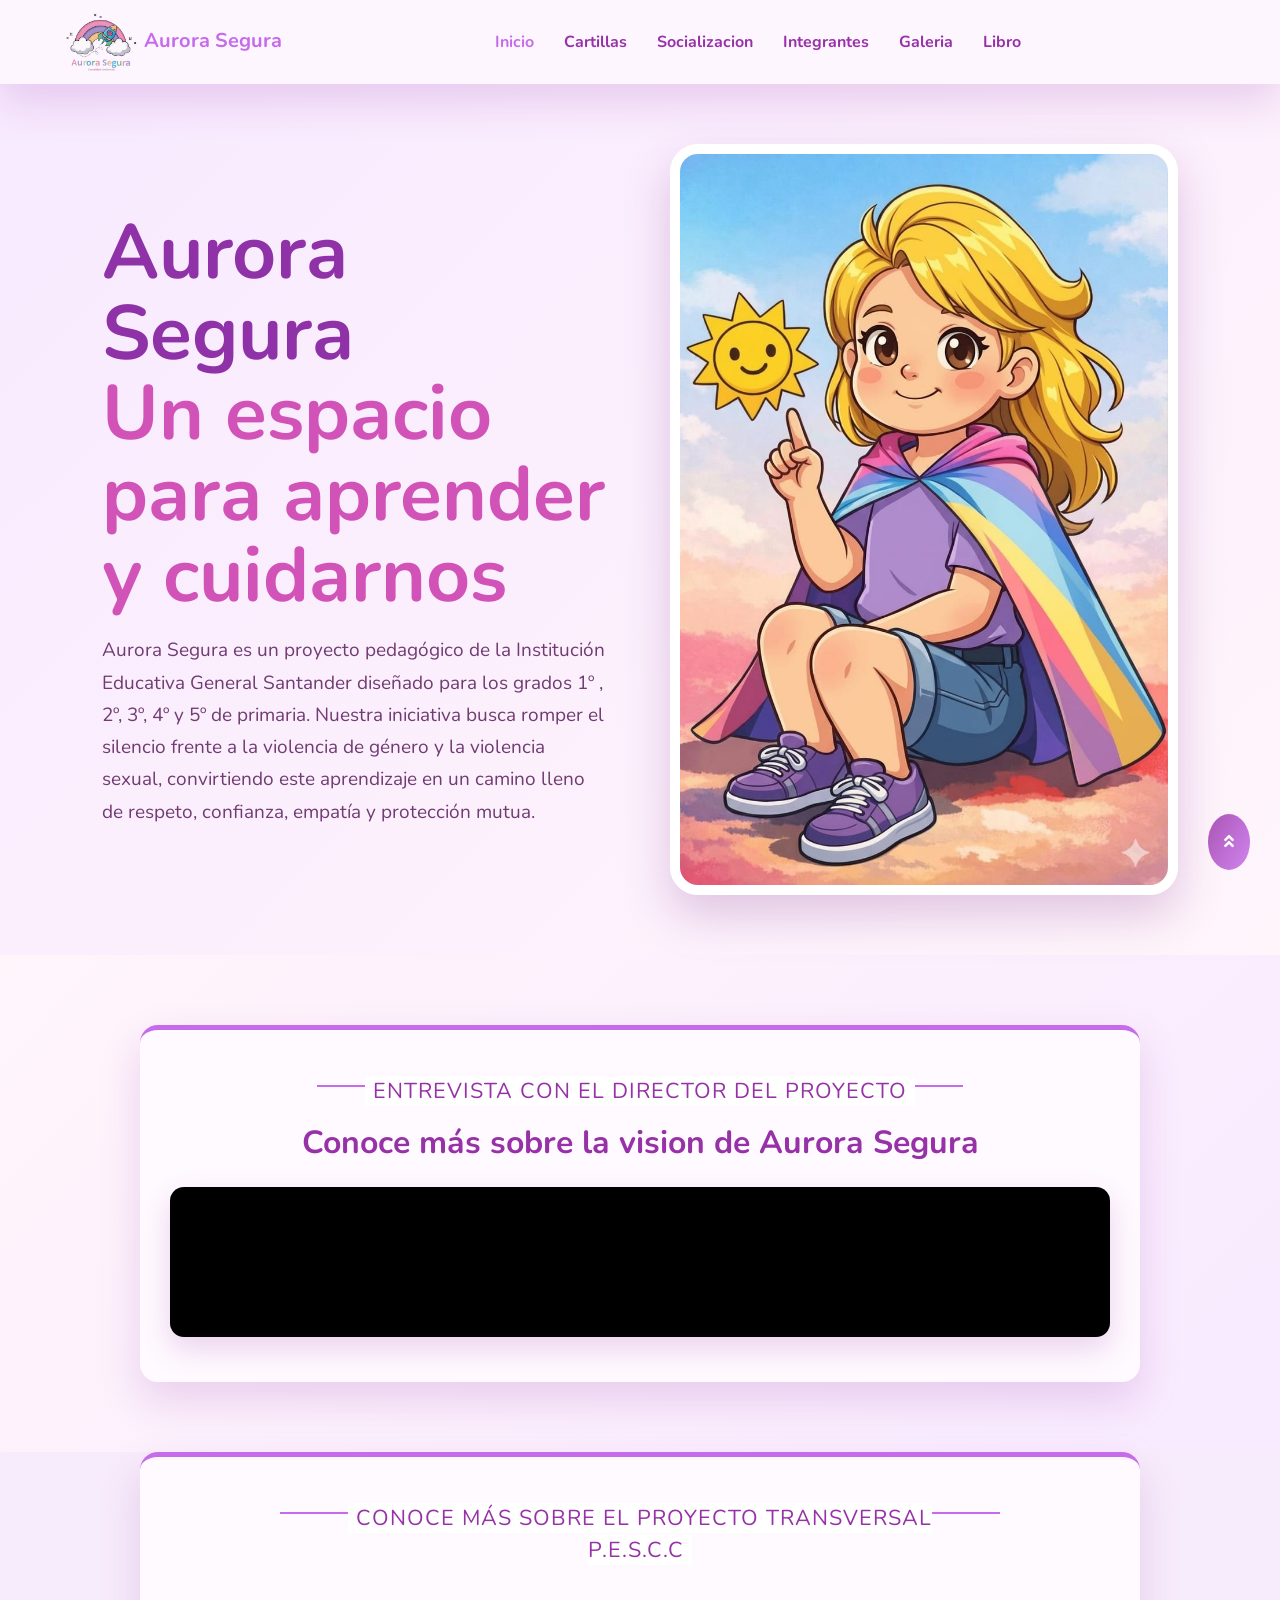
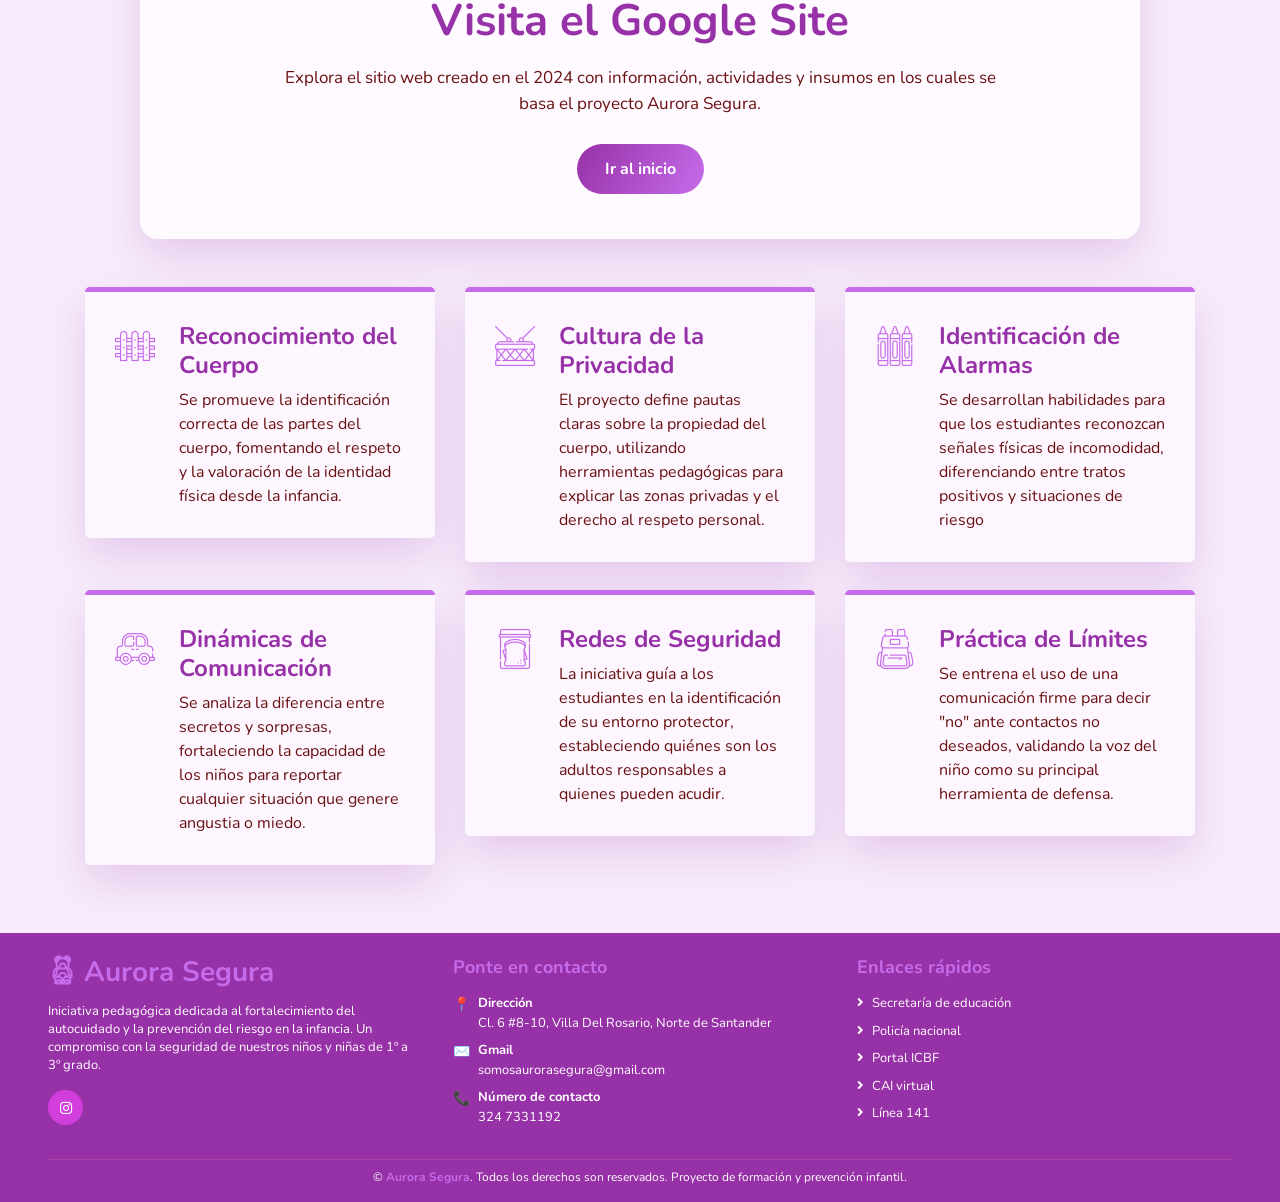
<file: index.html>
<!DOCTYPE html>
<html lang="en">

<head>
    <meta charset="utf-8">
    <title>Aurora Segura • Inicio </title>
    <meta content="width=device-width, initial-scale=1.0" name="viewport">
    <meta content="Free HTML Templates" name="keywords">
    <meta content="Free HTML Templates" name="description">

    <!-- Favicon -->
    <link href="imglg/logo aurora.png" rel="icon">

    <!-- Google Web Fonts -->
    <link rel="preconnect" href="https://fonts.gstatic.com">
    <link href="https://fonts.googleapis.com/css2?family=Handlee&family=Nunito&display=swap" rel="stylesheet">

    <!-- Font Awesome -->
    <link href="https://cdnjs.cloudflare.com/ajax/libs/font-awesome/5.10.0/css/all.min.css" rel="stylesheet">

    <!-- Flaticon Font -->
    <link href="lib/flaticon/font/flaticon.css" rel="stylesheet">

    <!-- Libraries Stylesheet -->
    <link href="lib/owlcarousel/assets/owl.carousel.min.css" rel="stylesheet">
    <link href="lib/lightbox/css/lightbox.min.css" rel="stylesheet">

    <!-- Customized Bootstrap Stylesheet -->
    <link href="css/style.css" rel="stylesheet">
    <link href="https://fonts.googleapis.com/css2?family=Nunito:wght@400;600;700;800&family=Handlee&display=swap" rel="stylesheet">
<style>
/* ---------- TOKENS (mismos valores que libro.html) ---------- */
:root{
  --as-primary:#c66cea;
  --as-secondary:#9731a7;
  --as-body:#691010;
  --as-paper:#fffaff;
  --as-paper-2:#fbeefe;
  --as-shadow:0 18px 40px rgba(151,49,167,.18);
  --as-grad:linear-gradient(120deg,#9731a7,#c66cea);
}

/* ---------- BASE ---------- */
html{background:#f7ecfb}
body{
  font-family:'Nunito',sans-serif;
  color:var(--as-body);
  line-height:1.5;
  background:
    radial-gradient(1200px 500px at 15% -10%,#f3d9ff 0,transparent 60%),
    radial-gradient(1000px 500px at 90% 0,#ffe0f3 0,transparent 55%),
    linear-gradient(160deg,#f7ecfb 0%,#fdeafb 55%,#f3e6ff 100%);
  background-attachment:fixed;
}
h1,h2,h3,h4,h5,h6{
  font-family:'Nunito',cursive;
  color:var(--as-secondary);
  font-weight:700;
  line-height:1.2;
}
p,li,i,span{font-family:'Nunito',sans-serif}

/* ---------- UTILIDADES BOOTSTRAP RECOLOREADAS ---------- */
.bg-primary{background:var(--as-grad)!important}
.bg-secondary{background:var(--as-secondary)!important}
.bg-light{background:#fdf6ff!important}
.text-secondary{color:var(--as-secondary)!important}
.bg-primary h1,.bg-primary h2,.bg-primary h3,.bg-primary h4,.bg-primary p,
.bg-secondary h5,.bg-secondary p,.text-white{color:#fff!important}
.text-primary{color:var(--as-primary)!important}
a.text-primary:hover{color:var(--as-secondary)!important}
.border-top{border-top:5px solid var(--as-primary)!important}
.shadow,.shadow-sm{box-shadow:var(--as-shadow)!important}

/* ---------- BOTONES ---------- */
.btn-primary{
  background:var(--as-grad);border:none;color:#fff;
  border-radius:30px;font-weight:700;transition:transform .15s,filter .15s;
}
.btn-primary:hover,.btn-primary:focus{
  background:var(--as-grad);color:#fff;transform:translateY(-2px) scale(1.02);box-shadow:none;
}
.btn-outline-primary{
  color:var(--as-secondary);border:2px solid var(--as-primary);border-radius:30px;font-weight:700;
}
.btn-outline-primary:hover,.btn-outline-primary.active{
  background:var(--as-primary);border-color:var(--as-primary);color:#fff;
}
.btn-outline-light:hover{background:#fff;color:var(--as-secondary)}
.back-to-top{background:var(--as-grad)!important;border:none;border-radius:50%}

/* ---------- NAVBAR ---------- */
.navbar-light .navbar-nav .nav-link{
  font-family:'Nunito',sans-serif;font-weight:700;
  color:var(--as-secondary)!important;transition:color .2s;
}
.navbar-light .navbar-nav .nav-link:hover,
.navbar-light .navbar-nav .nav-link.active{color:var(--as-primary)!important}
.navbar-brand span{font-family:'Nunito',cursive;color:var(--as-primary)!important}
.navbar-brand img{border-radius:12px}

/* ---------- TITULOS DE SECCION ---------- */
.section-title{color:var(--as-secondary)}
.section-title span{color:var(--as-secondary);font-family:'Nunito',cursive;font-size:1.35rem}
.section-title::before,.section-title::after{
  background:var(--as-primary)!important;border-color:var(--as-primary)!important;
}

/* ---------- HEADER / HERO DE INICIO ---------- */
.bg-primary.px-0.px-md-5 img{
  border-radius:18px;box-shadow:0 20px 45px rgba(105,16,16,.25);
}
.bg-primary h1.display-3{text-shadow:0 3px 0 rgba(0,0,0,.12);text-wrap:balance}

/* ---------- VIDEO DE LA ENTREVISTA ---------- */
s

/* ---------- SECCIÓN SITIO TRANSVERSAL ---------- */
.sitio-transversal {
  padding: 70px 20px;
  background: linear-gradient(135deg, #fff5fb, #f8eaff);
}

.sitio-transversal-contenido {
  max-width: 1000px;
  margin: auto;
  padding: 45px 30px;
  text-align: center;
  background: #fffaff;
  border-top: 5px solid var(--as-primary);
  border-radius: 18px;
  box-shadow: var(--as-shadow);
}

.sitio-transversal-contenido h2 {
  color: var(--as-secondary);
  font-size: clamp(28px, 4vw, 44px);
  margin-bottom: 18px;
}

.sitio-transversal-contenido p {
  max-width: 720px;
  margin: 0 auto 28px;
  color: var(--as-body);
  font-size: 17px;
}

.btn-sitio-transversal {
  display: inline-block;
  padding: 13px 28px;
  color: #fff;
  background: var(--as-grad);
  border-radius: 30px;
  font-weight: 700;
  text-decoration: none;
  transition: transform .2s, box-shadow .2s;
}

.btn-sitio-transversal:hover {
  color: #fff;
  text-decoration: none;
  transform: translateY(-3px);
  box-shadow: 0 10px 22px rgba(151, 49, 167, .28);


/* ---------- TARJETAS DE "FACILITIES" ---------- */
.d-flex.bg-light.shadow-sm.border-top.rounded{
  background:var(--as-paper)!important;border-radius:14px!important;
  box-shadow:0 10px 24px rgba(198,108,234,.16)!important;
  transition:transform .2s,box-shadow .2s;
}
.d-flex.bg-light.shadow-sm.border-top.rounded:hover{
  transform:translateY(-6px);box-shadow:0 18px 34px rgba(151,49,167,.22)!important;
}
.d-flex.bg-light.border-top.rounded h4{color:var(--as-primary)}

/* ---------- FOOTER ---------- */
.bg-secondary .form-control{border-radius:8px;font-family:'Nunito',sans-serif}
.bg-secondary .btn-primary{background:#fff;color:var(--as-secondary)}
.bg-secondary .btn-primary:hover{background:#fff;color:var(--as-secondary);filter:brightness(.95)}
.bg-secondary a.text-white:hover{color:#f0c4f7!important}
}
.as-video-blog {
  padding: 70px 20px;
  background: linear-gradient(135deg, #fff5fb, #f8eaff);
}

.as-video-blog__content {
  width: 100%;
  max-width: 1000px;
  margin: 0 auto;
  padding: 45px 30px;
  text-align: center;
  background: #fffaff;
  border-top: 5px solid var(--as-primary);
  border-radius: 18px;
  box-shadow: var(--as-shadow);
}

.as-video-blog__content h2 {
  margin-bottom: 25px;
  color: var(--as-secondary);
}

.as-video-blog__player {
  display: block;
  width: 100%;
  max-height: 560px;
  margin: 0 auto;
  border-radius: 14px;
  background: #000;
  box-shadow: 0 12px 30px rgba(151, 49, 167, 0.2);
}

@media (max-width: 576px) {
  .as-video-blog {
    padding: 45px 15px;
  }

  .as-video-blog__content {
    padding: 30px 15px;
  }
}
</style>

</head>


<body>
    <!-- Navbar Start -->
    <div class="container-fluid bg-light position-relative shadow">
        <nav class="navbar navbar-expand-lg bg-light navbar-light py-3 py-lg-0 px-0 px-lg-5">
            <a href="#" class="navbar-brand font-weight-bold text-secondary">
    <img src="imglg/logo aurora.png " style="height:70px;">
                <span class="text-primary">Aurora Segura</span>
            </a>
            <button type="button" class="navbar-toggler" data-toggle="collapse" data-target="#navbarCollapse">
                <span class="navbar-toggler-icon"></span>
            </button>
            <div class="collapse navbar-collapse justify-content-between" id="navbarCollapse">
                <div class="navbar-nav font-weight-bold mx-auto py-0">
                    <a href="index.html" class="nav-item nav-link active">Inicio</a>
                    <a href="about.html" class="nav-item nav-link">Cartillas</a>
                    <a href="class.html" class="nav-item nav-link">Socializacion</a>
                    <a href="team.html" class="nav-item nav-link">Integrantes</a>
                    <a href="gallery.html" class="nav-item nav-link">Galeria</a>
                    <a href="libro.html" class="nav-item nav-link">Libro</a>
                    <div class="nav-item dropdown">
                    </div>
                </div>
            </div>
        </nav>
    </div>
    <!-- Navbar End -->
<style>
  .aurora-inicio {
    padding: 60px 8%;
    background: linear-gradient(135deg, #f8eaff, #fff5fb);
    font-family: 'Nunito', sans-serif;
  }

  .aurora-contenido {
    max-width: 1200px;
    margin: auto;
    display: flex;
    align-items: center;
    gap: 60px;
  }

  .aurora-texto {
    flex: 1;
  }

  .aurora-etiqueta {
    color: #b052c9;
    font-weight: bold;
    letter-spacing: 2px;
    text-transform: uppercase;
  }

  .aurora-texto h1 {
    margin: 18px 0;
    color: #8f32a8;
    font-family: 'Nunito', cursive;
    font-size: clamp(42px, 6vw, 78px);
    line-height: 1.05;
  }

  .aurora-texto h1 span {
    display: block;
    color: #d253b8;
  }

  .aurora-texto p {
    max-width: 540px;
    color: #713c72;
    font-size: 19px;
    line-height: 1.7;
  }



  .aurora-imagen {
    flex: 1;
    max-width: 570px;
  }

  .aurora-imagen img {
    width: 100%;
    display: block;
    border: 10px solid white;
    border-radius: 28px;
    box-shadow: 0 20px 45px rgba(135, 61, 148, .25);
  }

  @media (max-width: 800px) {
    .aurora-contenido {
      flex-direction: column;
      text-align: center;
    }

    .aurora-texto p {
      margin: auto;
    }
  }
</style>

<section class="aurora-inicio">
  <div class="aurora-contenido">
    <div class="aurora-texto">
      

      <h1>
        Aurora Segura
        <span>Un espacio para aprender y cuidarnos</span>
      </h1>
      <p>Aurora Segura es un proyecto pedagógico de la Institución Educativa General Santander diseñado para los grados 1º , 2º, 3º, 4º y 5º de primaria. Nuestra iniciativa busca romper el silencio frente a la violencia de género y la violencia sexual, convirtiendo este aprendizaje en un camino lleno de respeto, confianza, empatía y protección mutua.


      </p>
    </div>
    <div class="aurora-imagen">
      <img
        src="imglg/aurora g.jpeg"
        alt="Proyecto Aurora Segura"
      >
    </div>
  </div>
</section>

    

<!-- Blog Start -->
<section class="as-video-blog" aria-labelledby="as-video-title">
  <div class="as-video-blog__content">
    <p class="section-title px-5"><span class="px-2">Entrevista Con el director del proyecto</span></p>
    <h2 id="as-video-title">Conoce más sobre la vision de Aurora Segura</h2>

    <iframe
      class="as-video-blog__player"
      src="https://www.youtube.com/embed/XtJqtpY8JXQ?si=WcVys02_q-wWrmhi"
      title="Entrevista de Aurora Segura"
      frameborder="0"
      allow="accelerometer; autoplay; clipboard-write; encrypted-media; gyroscope; picture-in-picture; web-share"
      allowfullscreen>
    </iframe>
  </div>
</section>
    <!-- Blog End -->

 
    <!-- Sitio Transversal Start -->
</div>
</div><section class="sitio-transversal" aria-labelledby="titulo-sitio-transversal">
  <div class="sitio-transversal-contenido">
    <p class="section-title px-5">
      <span class="px-2">Conoce más sobre el Proyecto Transversal P.E.S.C.C </span>
    </p>

    <h2 id="titulo-sitio-transversal">Visita el Google Site</h2>

    <p>
      Explora el sitio web  creado en el 2024 con información, actividades y insumos en los cuales se basa el
      proyecto Aurora Segura.
    </p>

    <a
      class="btn-sitio-transversal"
      href="https://proyectopescc10.wixsite.com/proyecto-transversal"
      target="_blank"
      rel="noopener noreferrer"
    >
      Ir al inicio
    </a>
  </div>
</div>
<!-- Sitio Transversal End -->


    <!-- Facilities Start -->
    <div class="container-fluid pt-5">
        <div class="container pb-3">
            <div class="row">
                <div class="col-lg-4 col-md-6 pb-1">
                    <div class="d-flex bg-light shadow-sm border-top rounded mb-4" style="padding: 30px;">
                        <i class="flaticon-050-fence h1 font-weight-normal text-primary mb-3"></i>
                        <div class="pl-4">
                            <h4>Reconocimiento del Cuerpo</h4>
                            <p class="m-0">Se promueve la identificación correcta de las partes del cuerpo, fomentando el respeto y la valoración de la identidad física desde la infancia.</p>
                        </div>
                    </div>
                </div>
                <div class="col-lg-4 col-md-6 pb-1">
                    <div class="d-flex bg-light shadow-sm border-top rounded mb-4" style="padding: 30px;">
                        <i class="flaticon-022-drum h1 font-weight-normal text-primary mb-3"></i>
                        <div class="pl-4">
                            <h4>Cultura de la Privacidad</h4>
                            <p class="m-0">El proyecto define pautas claras sobre la propiedad del cuerpo, utilizando herramientas pedagógicas para explicar las zonas privadas y el derecho al respeto personal.</p>
                        </div>
                    </div>
                </div>
                <div class="col-lg-4 col-md-6 pb-1">
                    <div class="d-flex bg-light shadow-sm border-top rounded mb-4" style="padding: 30px;">
                        <i class="flaticon-030-crayons h1 font-weight-normal text-primary mb-3"></i>
                        <div class="pl-4">
                            <h4>Identificación de Alarmas</h4>
                            <p class="m-0">Se desarrollan habilidades para que los estudiantes reconozcan señales físicas de incomodidad, diferenciando entre tratos positivos y situaciones de riesgo</p>
                        </div>
                    </div>
                </div>
                <div class="col-lg-4 col-md-6 pb-1">
                    <div class="d-flex bg-light shadow-sm border-top rounded mb-4" style="padding: 30px;">
                        <i class="flaticon-017-toy-car h1 font-weight-normal text-primary mb-3"></i>
                        <div class="pl-4">
                            <h4>Dinámicas de Comunicación</h4>
                            <p class="m-0">Se analiza la diferencia entre secretos y sorpresas, fortaleciendo la capacidad de los niños para reportar cualquier situación que genere angustia o miedo.</p>
                        </div>
                    </div>
                </div>
                <div class="col-lg-4 col-md-6 pb-1">
                    <div class="d-flex bg-light shadow-sm border-top rounded mb-4" style="padding: 30px;">
                        <i class="flaticon-025-sandwich h1 font-weight-normal text-primary mb-3"></i>
                        <div class="pl-4">
                            <h4>Redes de Seguridad</h4>
                            <p class="m-0">La iniciativa guía a los estudiantes en la identificación de su entorno protector, estableciendo quiénes son los adultos responsables a quienes pueden acudir.</p>
                        </div>
                    </div>
                </div>
                <div class="col-lg-4 col-md-6 pb-1">
                    <div class="d-flex bg-light shadow-sm border-top rounded mb-4" style="padding: 30px;">
                        <i class="flaticon-047-backpack h1 font-weight-normal text-primary mb-3"></i>
                        <div class="pl-4">
                            <h4>Práctica de Límites</h4>
                            <p class="m-0">Se entrena el uso de una comunicación firme para decir "no" ante contactos no deseados, validando la voz del niño como su principal herramienta de defensa.</p>
                        </div>
                    </div>
                </div>
            </div>
        </div>
    </div>
    <!-- Facilities Start -->


    


<!-- Footer Start -->
<div class="container-fluid bg-secondary text-white mt-4 py-3 px-sm-3 px-md-5" style="font-size: 14px;">
    <div class="row pt-2">

        <div class="col-lg-4 col-md-6 mb-3">
            <a href="" class="navbar-brand font-weight-bold text-primary m-0 mb-3 p-0" style="font-size: 28px; line-height: 28px;">
                <i class="flaticon-043-teddy-bear"></i>
                <span class="text-white">Aurora Segura</span>
            </a>
            <p class="mb-3" style="font-size: 13px; line-height: 1.4;">Iniciativa pedag&oacute;gica dedicada al fortalecimiento del autocuidado y la prevenci&oacute;n del riesgo en la infancia. Un compromiso con la seguridad de nuestros ni&ntilde;os y ni&ntilde;as de 1&ordm; a 3&ordm; grado.</p>
            <div class="d-flex justify-content-start mt-3">
                <a class="btn rounded-circle text-center text-white mr-2 px-0 d-inline-flex align-items-center justify-content-center"
                   style="width: 35px; height: 35px; background-color: #d23edc; font-size: 14px;"
                   href="https://www.instagram.com/aurora_seguraa/"
                   target="_blank" rel="noopener"
                   aria-label="Instagram de Aurora Segura">
                    <i class="fab fa-instagram"></i>
                </a>
            </div>
        </div>

        <div class="col-lg-4 col-md-6 mb-3">
            <h4 class="text-primary mb-3" style="font-size: 18px;">Ponte en contacto</h4>
            <div class="d-flex mb-2">
                <span class="ico" style="font-size: 14px;">&#128205;</span>
                <div class="pl-2">
                    <strong class="text-white d-block" style="font-size: 13px;">Direcci&oacute;n</strong>
                    <p class="m-0" style="font-size: 13px;">Cl. 6 #8-10, Villa Del Rosario, Norte de Santander</p>
                </div>
            </div>
            <div class="d-flex mb-2">
                <span class="ico" style="font-size: 14px;">&#9993;&#65039;</span>
                <div class="pl-2">
                    <strong class="text-white d-block" style="font-size: 13px;">Gmail</strong>
                    <p class="m-0" style="font-size: 13px;">somosaurorasegura@gmail.com</p>
                </div>
            </div>
            <div class="d-flex mb-2">
                <span class="ico" style="font-size: 14px;">&#128222;</span>
                <div class="pl-2">
                    <strong class="text-white d-block" style="font-size: 13px;">N&uacute;mero de contacto</strong>
                    <p class="m-0" style="font-size: 13px;">324 7331192</p>
                </div>
            </div>
        </div>

        <div class="col-lg-4 col-md-6 mb-3">
            <h4 class="text-primary mb-3" style="font-size: 18px;">Enlaces r&aacute;pidos</h4>
            <div class="d-flex flex-column justify-content-start" style="font-size: 13px;">
                <a class="text-white mb-2" href="http://www.sednortedesantander.gov.co/"><i class="fa fa-angle-right mr-2"></i>Secretar&iacute;a de educaci&oacute;n</a>
                <a class="text-white mb-2" href="https://www.policia.gov.co/"><i class="fa fa-angle-right mr-2"></i>Polic&iacute;a nacional</a>
                <a class="text-white mb-2" href="https://www.icbf.gov.co/"><i class="fa fa-angle-right mr-2"></i>Portal ICBF</a>
                <a class="text-white mb-2" href="https://caivirtual.policia.gov.co/"><i class="fa fa-angle-right mr-2"></i>CAI virtual</a>
                <a class="text-white mb-2" href="https://www.icbf.gov.co/noticias/linea-141"><i class="fa fa-angle-right mr-2"></i>L&iacute;nea 141</a>
            </div>
        </div>

    </div>

    <div class="w-100 pt-2 mt-2" style="border-top: 1px solid rgba(236, 101, 162, 0.3);">
        <p class="m-0 text-center text-white" style="font-size: 12px;">
            &copy; <a class="text-primary font-weight-bold" href="index.html">Aurora Segura</a>. Todos los derechos son reservados. Proyecto de formaci&oacute;n y prevenci&oacute;n infantil.
        </p>
    </div>

</div>


    <!-- Back to Top -->
    <a href="#" class="btn btn-primary p-3 back-to-top"><i class="fa fa-angle-double-up"></i></a>


    <!-- JavaScript Libraries -->
    <script src="https://code.jquery.com/jquery-3.4.1.min.js"></script>
    <script src="https://stackpath.bootstrapcdn.com/bootstrap/4.4.1/js/bootstrap.bundle.min.js"></script>
    <script src="lib/easing/easing.min.js"></script>
    <script src="lib/owlcarousel/owl.carousel.min.js"></script>
    <script src="lib/isotope/isotope.pkgd.min.js"></script>
    <script src="lib/lightbox/js/lightbox.min.js"></script>

    <!-- Contact Javascript File -->
    <script src="mail/jqBootstrapValidation.min.js"></script>
    <script src="mail/contact.js"></script>

    <!-- Template Javascript -->
    <script src="js/main.js"></script>
</body>

</html>
</file>
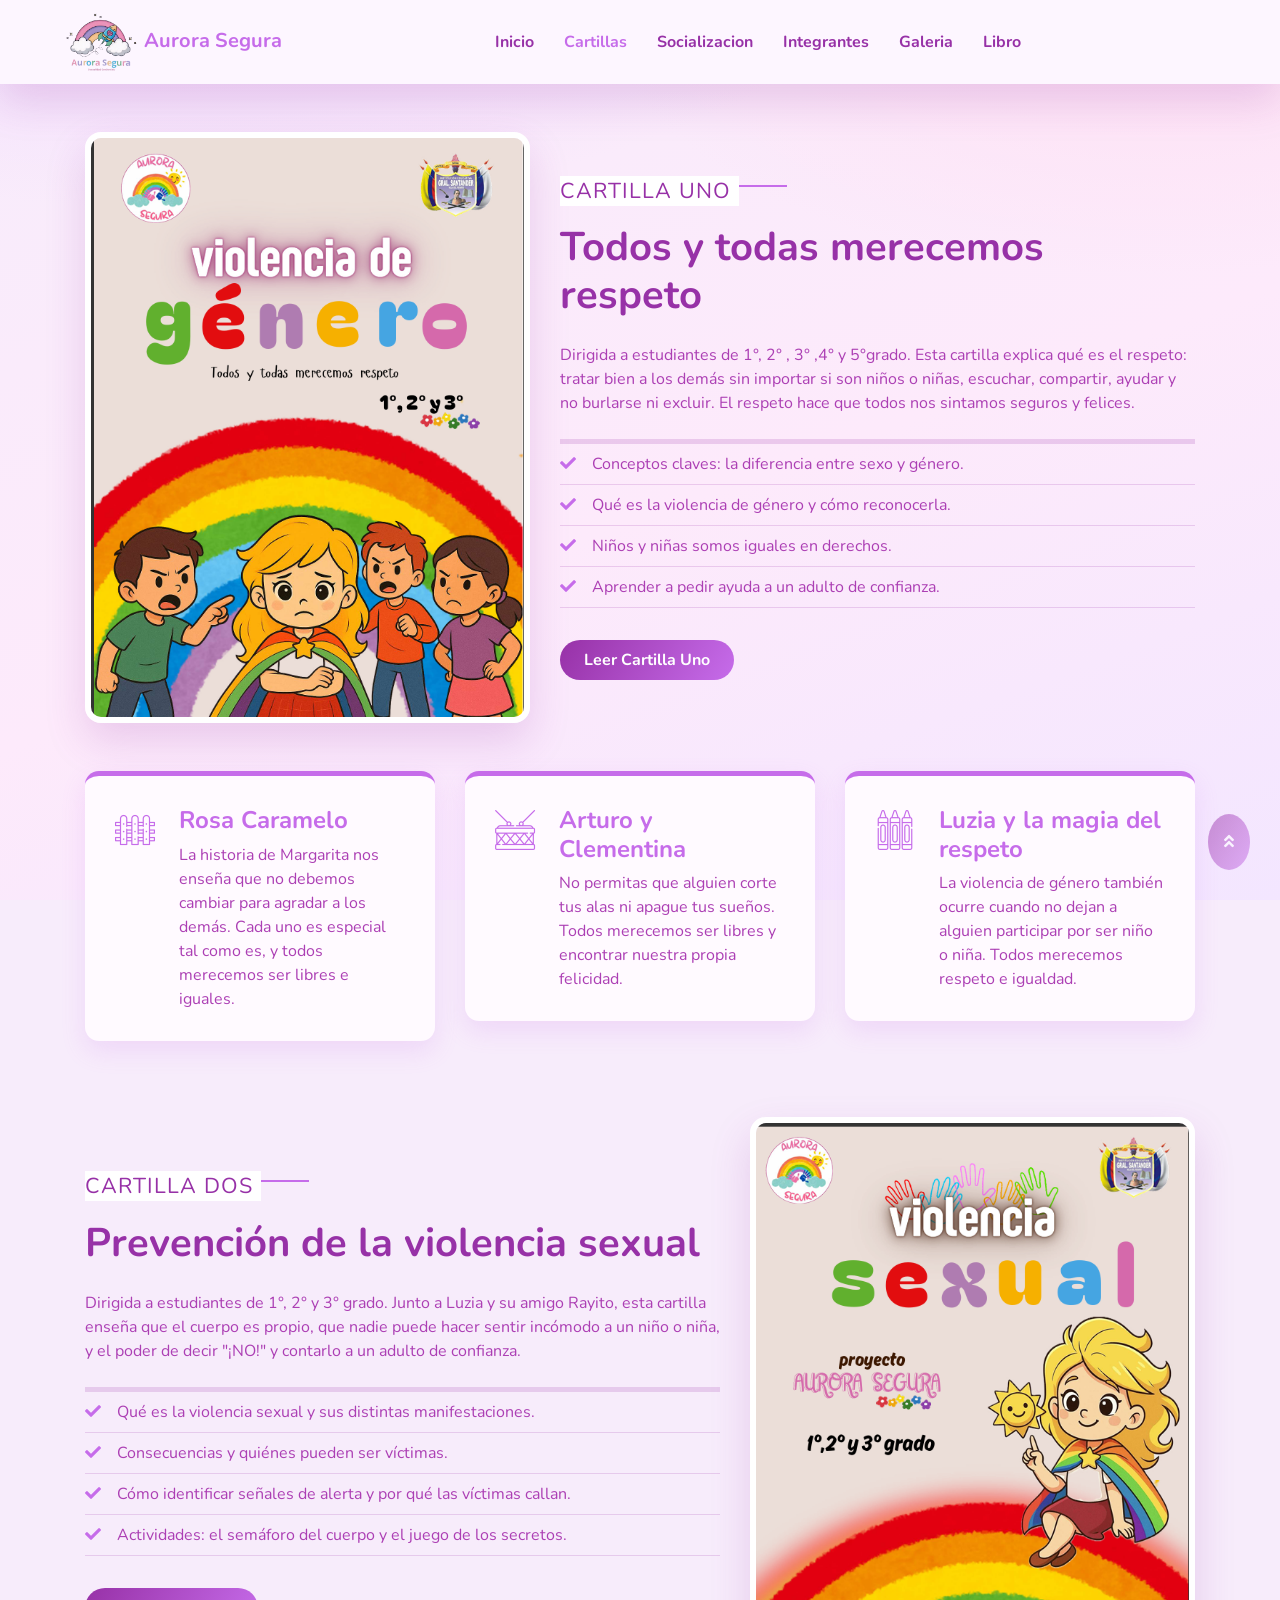
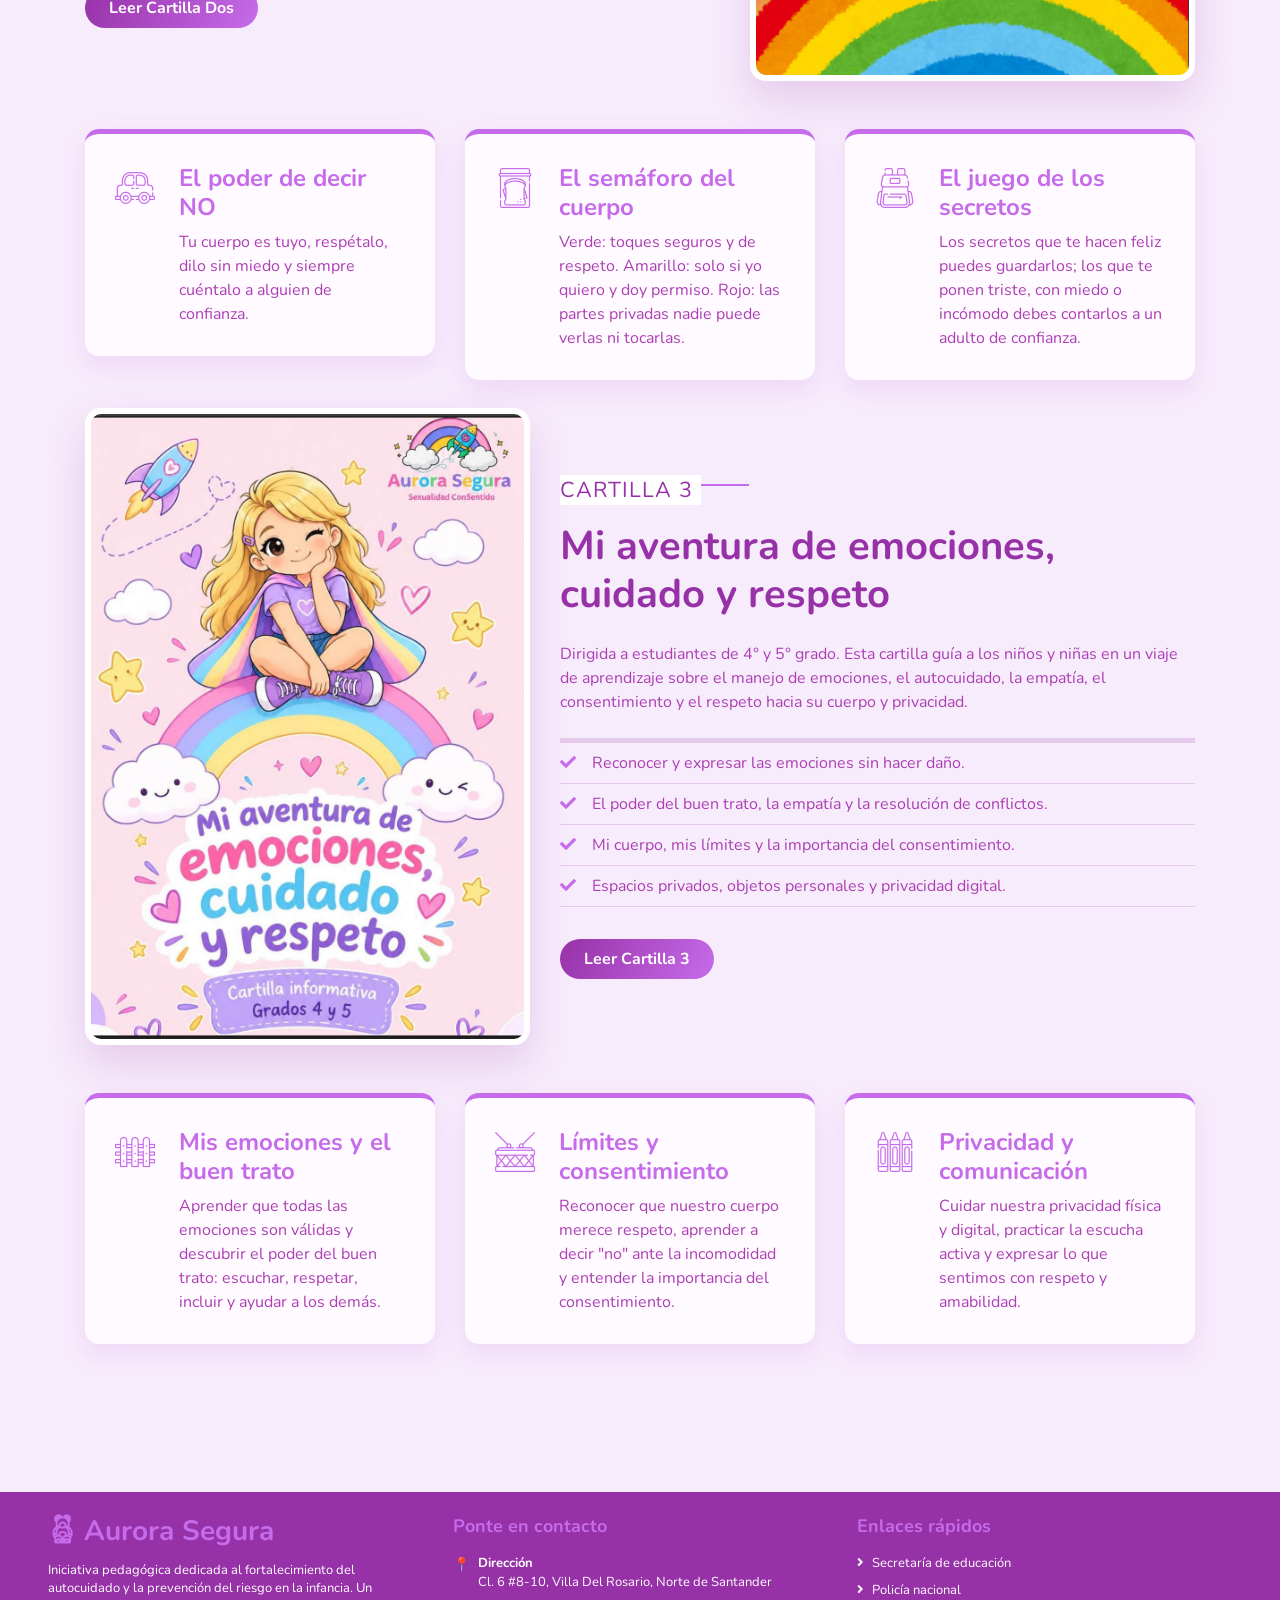
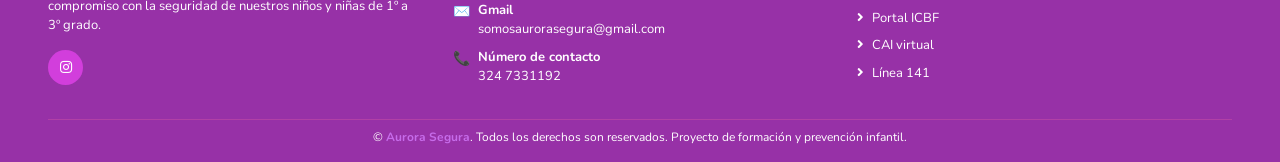
<file: about.html>
<!DOCTYPE html>
<html lang="en">

<head>
    <meta charset="utf-8">
    <title>Aurora Segura • Cartillas </title>
    <meta content="width=device-width, initial-scale=1.0" name="viewport">
    <meta content="Free HTML Templates" name="keywords">
    <meta content="Free HTML Templates" name="description">

    <!-- Favicon -->
<link href="imglg/logo aurora.png" rel="icon">


    <!-- Google Web Fonts -->
    <link rel="preconnect" href="https://fonts.gstatic.com">
    <link href="https://fonts.googleapis.com/css2?family=Handlee&family=Nunito&display=swap" rel="stylesheet">

    <!-- Font Awesome -->
    <link href="https://cdnjs.cloudflare.com/ajax/libs/font-awesome/5.10.0/css/all.min.css" rel="stylesheet">

    <!-- Flaticon Font -->
    <link href="lib/flaticon/font/flaticon.css" rel="stylesheet">

    <!-- Libraries Stylesheet -->
    <link href="lib/owlcarousel/assets/owl.carousel.min.css" rel="stylesheet">
    <link href="lib/lightbox/css/lightbox.min.css" rel="stylesheet">

    <!-- Customized Bootstrap Stylesheet -->
    <link href="css/style.css" rel="stylesheet">
        <link href="https://fonts.googleapis.com/css2?family=Nunito:wght@400;600;700;800&family=Handlee&display=swap" rel="stylesheet">
<style>
/* ---------- TOKENS (mismos valores que libro.html) ---------- */
:root{
  --as-primary:#c66cea;
  --as-secondary:#9731a7;
  --as-body:#ac3fb4;
  --as-paper:#fffaff;
  --as-paper-2:#fbeefe;
  --as-shadow:0 18px 40px rgba(151,49,167,.18);
  --as-grad:linear-gradient(120deg,#9731a7,#c66cea);
}

/* ---------- BASE ---------- */
html{background:#f7ecfb}
body{
  font-family:'Nunito',sans-serif;
  color:var(--as-body);
  line-height:1.5;
  background:
    radial-gradient(1200px 500px at 15% -10%,#f3d9ff 0,transparent 60%),
    radial-gradient(1000px 500px at 90% 0,#ffe0f3 0,transparent 55%),
    linear-gradient(160deg,#f7ecfb 0%,#fdeafb 55%,#f3e6ff 100%);
  background-attachment:fixed;
}
h1,h2,h3,h4,h5,h6{
  font-family:'Nunito',cursive;color:var(--as-secondary);font-weight:700;line-height:1.2;
}
p,li,i,span{font-family:'Nunito',sans-serif}

/* ---------- UTILIDADES BOOTSTRAP RECOLOREADAS ---------- */
.bg-primary{background:var(--as-grad)!important}
.bg-secondary{background:var(--as-secondary)!important}
.bg-light{background:#fdf6ff!important}
.text-secondary{color:var(--as-secondary)!important}
.bg-primary h1,.bg-primary h2,.bg-primary h3,.bg-primary h4,.bg-primary p,
.bg-secondary h5,.bg-secondary p,.text-white{color:#fff!important}
.text-primary{color:var(--as-primary)!important}
a.text-primary:hover{color:var(--as-secondary)!important}
.border-top{border-top:5px solid var(--as-primary)!important}
.shadow,.shadow-sm{box-shadow:var(--as-shadow)!important}

/* ---------- BOTONES ---------- */
.btn-primary{
  background:var(--as-grad);border:none;color:#fff;border-radius:30px;
  font-weight:700;transition:transform .15s;
}
.btn-primary:hover,.btn-primary:focus{
  background:var(--as-grad);color:#fff;transform:translateY(-2px) scale(1.02);box-shadow:none;
}
.btn-outline-primary{color:var(--as-secondary);border:2px solid var(--as-primary);border-radius:30px;font-weight:700}
.btn-outline-primary:hover,.btn-outline-primary.active{background:var(--as-primary);border-color:var(--as-primary);color:#fff}
.btn-outline-light:hover{background:#fff;color:var(--as-secondary)}
.back-to-top{background:var(--as-grad)!important;border:none;border-radius:50%}

/* ---------- NAVBAR ---------- */
.navbar-light .navbar-nav .nav-link{
  font-family:'Nunito',sans-serif;font-weight:700;color:var(--as-secondary)!important;transition:color .2s;
}
.navbar-light .navbar-nav .nav-link:hover,
.navbar-light .navbar-nav .nav-link.active{color:var(--as-primary)!important}
.navbar-brand span{font-family:'Nunito',cursive;color:var(--as-primary)!important}
.navbar-brand img{border-radius:12px}

/* ---------- TITULOS DE SECCION ---------- */
.section-title{color:var(--as-secondary)}
.section-title span{color:var(--as-secondary);font-family:'Nunito',cursive;font-size:1.35rem}
.section-title::before,.section-title::after{background:var(--as-primary)!important;border-color:var(--as-primary)!important}

/* ---------- CABECERA DE LA PAGINA ---------- */
.bg-primary h3.display-3{text-shadow:0 3px 0 rgba(0,0,0,.12)}

/* ---------- CARTILLAS (imagen + texto) ---------- */
.container-fluid.py-5 img.rounded{
  border-radius:16px!important;border:6px solid #fff;box-shadow:var(--as-shadow);
}
.list-inline li.border-bottom,
.list-inline li.border-top{border-color:rgba(151,49,167,.18)!important}
.list-inline li{color:var(--as-body)}
.fa-check.text-primary{color:var(--as-primary)!important}

/* ---------- TARJETAS DE CUENTOS / ACTIVIDADES ---------- */
.d-flex.bg-light.shadow-sm.border-top.rounded{
  background:var(--as-paper)!important;border-radius:14px!important;
  box-shadow:0 10px 24px rgba(198,108,234,.16)!important;
  transition:transform .2s,box-shadow .2s;
}
.d-flex.bg-light.shadow-sm.border-top.rounded:hover{
  transform:translateY(-6px);box-shadow:0 18px 34px rgba(151,49,167,.22)!important;
}
.d-flex.bg-light.border-top.rounded h4{color:var(--as-primary)}

/* ---------- FOOTER ---------- */
.bg-secondary .form-control{border-radius:8px;font-family:'Nunito',sans-serif}
.bg-secondary .btn-primary{background:#fff;color:var(--as-secondary)}
.bg-secondary .btn-primary:hover{background:#fff;color:var(--as-secondary);filter:brightness(.95)}
.bg-secondary a.text-white:hover{color:#f0c4f7!important}
</style>

</head>

<body>
    <!-- Navbar Start -->

    <div class="container-fluid bg-light position-relative shadow">
        <nav class="navbar navbar-expand-lg bg-light navbar-light py-3 py-lg-0 px-0 px-lg-5">
            <a href="#" class="navbar-brand font-weight-bold text-secondary">
    <img src="imglg/logo aurora.png" alt="Logo" style="height:70px;">
                <span class="text-primary">Aurora Segura</span>
            </a>
            <button type="button" class="navbar-toggler" data-toggle="collapse" data-target="#navbarCollapse">
                <span class="navbar-toggler-icon"></span>
            </button>
            <div class="collapse navbar-collapse justify-content-between" id="navbarCollapse">
                <div class="navbar-nav font-weight-bold mx-auto py-0">
                    <a href="index.html" class="nav-item nav-link">Inicio</a>
                    <a href="about.html" class="nav-item nav-link active">Cartillas</a>
                    <a href="class.html" class="nav-item nav-link">Socializacion</a>
                    <a href="team.html" class="nav-item nav-link">Integrantes</a>
                    <a href="gallery.html" class="nav-item nav-link">Galeria</a>
                    <a href="libro.html" class="nav-item nav-link">Libro</a>

                        </div>
                    </div>

                </div>
            </div>
        </nav>
    </div>
    <!-- Navbar End -->



    <!-- Cartillas Start -->
    <div class="container-fluid py-5">
        <div class="container">

        
            <div class="row align-items-center mb-5">
                <div class="col-lg-5">
                    <img class="img-fluid rounded mb-4 mb-lg-0" src="Foto cartillas/Cartilla 1.png" alt="Cartilla Uno Aurora Segura">
                </div>
                <div class="col-lg-7">
                    <p class="section-title pr-5"><span class="pr-2">CARTILLA UNO</span></p>
                    <h1 class="mb-4">Todos y todas merecemos respeto</h1>
                    <p>Dirigida a estudiantes de 1°, 2° , 3° ,4° y 5°grado. Esta cartilla explica qué es el respeto: tratar bien a los demás sin importar si son niños o niñas, escuchar, compartir, ayudar y no burlarse ni excluir. El respeto hace que todos nos sintamos seguros y felices.</p>
                    <div class="row pt-2 pb-4">
                        <div class="col-12">
                            <ul class="list-inline m-0">
                                <li class="py-2 border-top border-bottom"><i class="fa fa-check text-primary mr-3"></i>Conceptos claves: la diferencia entre sexo y género.</li>
                                <li class="py-2 border-bottom"><i class="fa fa-check text-primary mr-3"></i>Qué es la violencia de género y cómo reconocerla.</li>
                                <li class="py-2 border-bottom"><i class="fa fa-check text-primary mr-3"></i>Niños y niñas somos iguales en derechos.</li>
                                <li class="py-2 border-bottom"><i class="fa fa-check text-primary mr-3"></i>Aprender a pedir ayuda a un adulto de confianza.</li>
                            </ul>
                        </div>
                    </div>
                    <a href="Cartillas/cartilla uno aurora segura_compressed.pdf" target="_blank" class="btn btn-primary mt-2 py-2 px-4">Leer Cartilla Uno</a>
                </div>
            </div>

      
            <div class="row mb-5">
                <div class="col-lg-4 col-md-6 pb-1">
                    <div class="d-flex bg-light shadow-sm border-top rounded mb-4" style="padding: 30px;">
                        <i class="flaticon-050-fence h1 font-weight-normal text-primary mb-3"></i>
                        <div class="pl-4">
                            <h4>Rosa Caramelo</h4>
                            <p class="m-0">La historia de Margarita nos enseña que no debemos cambiar para agradar a los demás. Cada uno es especial tal como es, y todos merecemos ser libres e iguales.</p>
                        </div>
                    </div>
                </div>
                <div class="col-lg-4 col-md-6 pb-1">
                    <div class="d-flex bg-light shadow-sm border-top rounded mb-4" style="padding: 30px;">
                        <i class="flaticon-022-drum h1 font-weight-normal text-primary mb-3"></i>
                        <div class="pl-4">
                            <h4>Arturo y Clementina</h4>
                            <p class="m-0">No permitas que alguien corte tus alas ni apague tus sueños. Todos merecemos ser libres y encontrar nuestra propia felicidad.</p>
                        </div>
                    </div>
                </div>
                <div class="col-lg-4 col-md-6 pb-1">
                    <div class="d-flex bg-light shadow-sm border-top rounded mb-4" style="padding: 30px;">
                        <i class="flaticon-030-crayons h1 font-weight-normal text-primary mb-3"></i>
                        <div class="pl-4">
                            <h4>Luzia y la magia del respeto</h4>
                            <p class="m-0">La violencia de género también ocurre cuando no dejan a alguien participar por ser niño o niña. Todos merecemos respeto e igualdad.</p>
                        </div>
                    </div>
                </div>
            </div>
            
            
   <div class="row align-items-center flex-lg-row-reverse mb-5">
                <div class="col-lg-5">
                    <img class="img-fluid rounded mb-4 mb-lg-0" src="Foto cartillas/Cartilla 2.png" alt="Cartilla Dos Aurora Segura">
                </div>
                <div class="col-lg-7">
                    <p class="section-title pr-5"><span class="pr-2">CARTILLA DOS</span></p>
                    <h1 class="mb-4">Prevención de la violencia sexual</h1>
                    <p>Dirigida a estudiantes de 1°, 2° y 3° grado. Junto a Luzia y su amigo Rayito, esta cartilla enseña que el cuerpo es propio, que nadie puede hacer sentir incómodo a un niño o niña, y el poder de decir "¡NO!" y contarlo a un adulto de confianza.</p>
                    <div class="row pt-2 pb-4">
                        <div class="col-12">
                            <ul class="list-inline m-0">
                                <li class="py-2 border-top border-bottom"><i class="fa fa-check text-primary mr-3"></i>Qué es la violencia sexual y sus distintas manifestaciones.</li>
                                <li class="py-2 border-bottom"><i class="fa fa-check text-primary mr-3"></i>Consecuencias y quiénes pueden ser víctimas.</li>
                                <li class="py-2 border-bottom"><i class="fa fa-check text-primary mr-3"></i>Cómo identificar señales de alerta y por qué las víctimas callan.</li>
                                <li class="py-2 border-bottom"><i class="fa fa-check text-primary mr-3"></i>Actividades: el semáforo del cuerpo y el juego de los secretos.</li>
                            </ul>
                        </div>
                    </div>
                    <a href="Cartillas/cartilla dos aurora segura_compressed.pdf" target="_blank" class="btn btn-primary mt-2 py-2 px-4">Leer Cartilla Dos</a>
                </div>
            </div>

            <div class="row">
                <div class="col-lg-4 col-md-6 pb-1">
                    <div class="d-flex bg-light shadow-sm border-top rounded mb-4" style="padding: 30px;">
                        <i class="flaticon-017-toy-car h1 font-weight-normal text-primary mb-3"></i>
                        <div class="pl-4">
                            <h4>El poder de decir NO</h4>
                            <p class="m-0">Tu cuerpo es tuyo, respétalo, dilo sin miedo y siempre cuéntalo a alguien de confianza.</p>
                        </div>
                    </div>
                </div>
                <div class="col-lg-4 col-md-6 pb-1">
                    <div class="d-flex bg-light shadow-sm border-top rounded mb-4" style="padding: 30px;">
                        <i class="flaticon-025-sandwich h1 font-weight-normal text-primary mb-3"></i>
                        <div class="pl-4">
                            <h4>El semáforo del cuerpo</h4>
                            <p class="m-0">Verde: toques seguros y de respeto. Amarillo: solo si yo quiero y doy permiso. Rojo: las partes privadas nadie puede verlas ni tocarlas.</p>
                        </div>
                    </div>
                </div>
                <div class="col-lg-4 col-md-6 pb-1">
                    <div class="d-flex bg-light shadow-sm border-top rounded mb-4" style="padding: 30px;">
                        <i class="flaticon-047-backpack h1 font-weight-normal text-primary mb-3"></i>
                        <div class="pl-4">
                            <h4>El juego de los secretos</h4>
                            <p class="m-0">Los secretos que te hacen feliz puedes guardarlos; los que te ponen triste, con miedo o incómodo debes contarlos a un adulto de confianza.</p>
                        
                        </div>
                    </div>
                </div>
            </div>



            <div class="row align-items-center mb-5">
                <div class="col-lg-5">
                    <img class="img-fluid rounded mb-4 mb-lg-0" src="Foto cartillas/Cartilla 3.png" alt="Cartilla Aurora Segura Grados 4 y 5">
                </div>
                <div class="col-lg-7">
                    <p class="section-title pr-5"><span class="pr-2">Cartilla 3</span></p>
                    <h1 class="mb-4">Mi aventura de emociones, cuidado y respeto</h1>
                    <p>Dirigida a estudiantes de 4° y 5° grado. Esta cartilla guía a los niños y niñas en un viaje de aprendizaje sobre el manejo de emociones, el autocuidado, la empatía, el consentimiento y el respeto hacia su cuerpo y privacidad.</p>
                    <div class="row pt-2 pb-4">
                        <div class="col-12">
                            <ul class="list-inline m-0">
                                <li class="py-2 border-top border-bottom"><i class="fa fa-check text-primary mr-3"></i>Reconocer y expresar las emociones sin hacer daño.</li>
                                <li class="py-2 border-bottom"><i class="fa fa-check text-primary mr-3"></i>El poder del buen trato, la empatía y la resolución de conflictos.</li>
                                <li class="py-2 border-bottom"><i class="fa fa-check text-primary mr-3"></i>Mi cuerpo, mis límites y la importancia del consentimiento.</li>
                                <li class="py-2 border-bottom"><i class="fa fa-check text-primary mr-3"></i>Espacios privados, objetos personales y privacidad digital.</li>
                            </ul>
                        </div>
                    </div>
                    <a href="Cartillas/Cartilla aurora 3_compressed.pdf" target="_blank" class="btn btn-primary mt-2 py-2 px-4">Leer Cartilla 3</a>
                </div>
            </div>

            <div class="row mb-5">
                <div class="col-lg-4 col-md-6 pb-1">
                    <div class="d-flex bg-light shadow-sm border-top rounded mb-4" style="padding: 30px;">
                        <i class="flaticon-050-fence h1 font-weight-normal text-primary mb-3"></i>
                        <div class="pl-4">
                            <h4>Mis emociones y el buen trato</h4>
                            <p class="m-0">Aprender que todas las emociones son válidas y descubrir el poder del buen trato: escuchar, respetar, incluir y ayudar a los demás.</p>
                        </div>
                    </div>
                </div>
                <div class="col-lg-4 col-md-6 pb-1">
                    <div class="d-flex bg-light shadow-sm border-top rounded mb-4" style="padding: 30px;">
                        <i class="flaticon-022-drum h1 font-weight-normal text-primary mb-3"></i>
                        <div class="pl-4">
                            <h4>Límites y consentimiento</h4>
                            <p class="m-0">Reconocer que nuestro cuerpo merece respeto, aprender a decir "no" ante la incomodidad y entender la importancia del consentimiento.</p>
                        </div>
                    </div>
                </div>
                <div class="col-lg-4 col-md-6 pb-1">
                    <div class="d-flex bg-light shadow-sm border-top rounded mb-4" style="padding: 30px;">
                        <i class="flaticon-030-crayons h1 font-weight-normal text-primary mb-3"></i>
                        <div class="pl-4">
                            <h4>Privacidad y comunicación</h4>
                            <p class="m-0">Cuidar nuestra privacidad física y digital, practicar la escucha activa y expresar lo que sentimos con respeto y amabilidad.</p>
                        </div>
                    </div>
                </div>
            </div>
        </div>
    </div>
    
    <!-- Cartillas End -->


<!-- Footer Start -->

<!-- Footer Start -->
<div class="container-fluid bg-secondary text-white mt-4 py-3 px-sm-3 px-md-5" style="font-size: 14px;">
    <div class="row pt-2">

        <div class="col-lg-4 col-md-6 mb-3">
            <a href="" class="navbar-brand font-weight-bold text-primary m-0 mb-3 p-0" style="font-size: 28px; line-height: 28px;">
                <i class="flaticon-043-teddy-bear"></i>
                <span class="text-white">Aurora Segura</span>
            </a>
            <p class="mb-3" style="font-size: 13px; line-height: 1.4;">Iniciativa pedag&oacute;gica dedicada al fortalecimiento del autocuidado y la prevenci&oacute;n del riesgo en la infancia. Un compromiso con la seguridad de nuestros ni&ntilde;os y ni&ntilde;as de 1&ordm; a 3&ordm; grado.</p>
            <div class="d-flex justify-content-start mt-3">
                <a class="btn rounded-circle text-center text-white mr-2 px-0 d-inline-flex align-items-center justify-content-center"
                   style="width: 35px; height: 35px; background-color: #d23edc; font-size: 14px;"
                   href="https://www.instagram.com/aurora_seguraa/"
                   target="_blank" rel="noopener"
                   aria-label="Instagram de Aurora Segura">
                    <i class="fab fa-instagram"></i>
                </a>
            </div>
        </div>

        <div class="col-lg-4 col-md-6 mb-3">
            <h4 class="text-primary mb-3" style="font-size: 18px;">Ponte en contacto</h4>
            <div class="d-flex mb-2">
                <span class="ico" style="font-size: 14px;">&#128205;</span>
                <div class="pl-2">
                    <strong class="text-white d-block" style="font-size: 13px;">Direcci&oacute;n</strong>
                    <p class="m-0" style="font-size: 13px;">Cl. 6 #8-10, Villa Del Rosario, Norte de Santander</p>
                </div>
            </div>
            <div class="d-flex mb-2">
                <span class="ico" style="font-size: 14px;">&#9993;&#65039;</span>
                <div class="pl-2">
                    <strong class="text-white d-block" style="font-size: 13px;">Gmail</strong>
                    <p class="m-0" style="font-size: 13px;">somosaurorasegura@gmail.com</p>
                </div>
            </div>
            <div class="d-flex mb-2">
                <span class="ico" style="font-size: 14px;">&#128222;</span>
                <div class="pl-2">
                    <strong class="text-white d-block" style="font-size: 13px;">N&uacute;mero de contacto</strong>
                    <p class="m-0" style="font-size: 13px;">324 7331192</p>
                </div>
            </div>
        </div>

        <div class="col-lg-4 col-md-6 mb-3">
            <h4 class="text-primary mb-3" style="font-size: 18px;">Enlaces r&aacute;pidos</h4>
            <div class="d-flex flex-column justify-content-start" style="font-size: 13px;">
                <a class="text-white mb-2" href="http://www.sednortedesantander.gov.co/"><i class="fa fa-angle-right mr-2"></i>Secretar&iacute;a de educaci&oacute;n</a>
                <a class="text-white mb-2" href="https://www.policia.gov.co/"><i class="fa fa-angle-right mr-2"></i>Polic&iacute;a nacional</a>
                <a class="text-white mb-2" href="https://www.icbf.gov.co/"><i class="fa fa-angle-right mr-2"></i>Portal ICBF</a>
                <a class="text-white mb-2" href="https://caivirtual.policia.gov.co/"><i class="fa fa-angle-right mr-2"></i>CAI virtual</a>
                <a class="text-white mb-2" href="https://www.icbf.gov.co/noticias/linea-141"><i class="fa fa-angle-right mr-2"></i>L&iacute;nea 141</a>
            </div>
        </div>

    </div>

    <div class="w-100 pt-2 mt-2" style="border-top: 1px solid rgba(236, 101, 162, 0.3);">
        <p class="m-0 text-center text-white" style="font-size: 12px;">
            &copy; <a class="text-primary font-weight-bold" href="index.html">Aurora Segura</a>. Todos los derechos son reservados. Proyecto de formaci&oacute;n y prevenci&oacute;n infantil.
        </p>
    </div>

</div>
<!-- Footer End -->


    <!-- Back to Top -->
    <a href="#" class="btn btn-primary p-3 back-to-top"><i class="fa fa-angle-double-up"></i></a>


    <!-- JavaScript Libraries -->
    <script src="https://code.jquery.com/jquery-3.4.1.min.js"></script>
    <script src="https://stackpath.bootstrapcdn.com/bootstrap/4.4.1/js/bootstrap.bundle.min.js"></script>
    <script src="lib/easing/easing.min.js"></script>
    <script src="lib/owlcarousel/owl.carousel.min.js"></script>
    <script src="lib/isotope/isotope.pkgd.min.js"></script>
    <script src="lib/lightbox/js/lightbox.min.js"></script>

    <!-- Contact Javascript File -->
    <script src="mail/jqBootstrapValidation.min.js"></script>
    <script src="mail/contact.js"></script>

    <!-- Template Javascript -->
    <script src="js/main.js"></script>
</body>

</html>
</file>
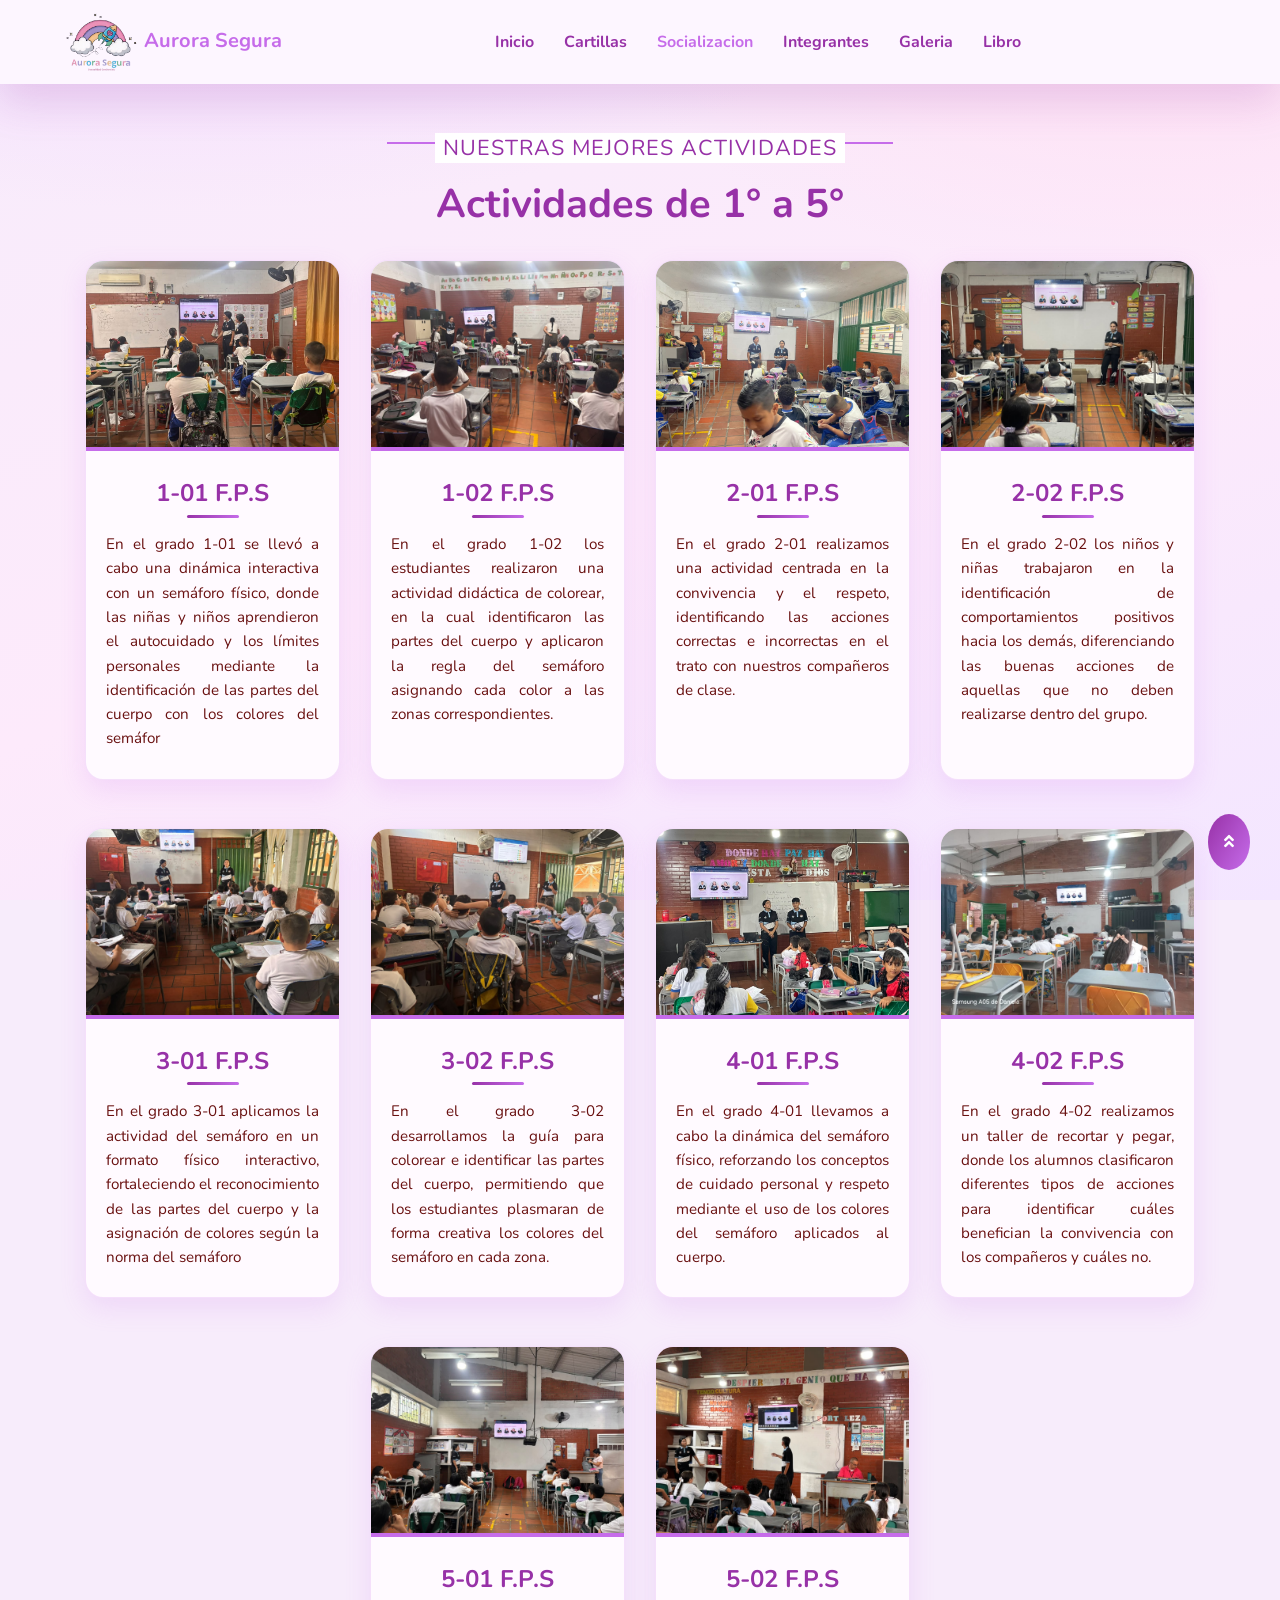
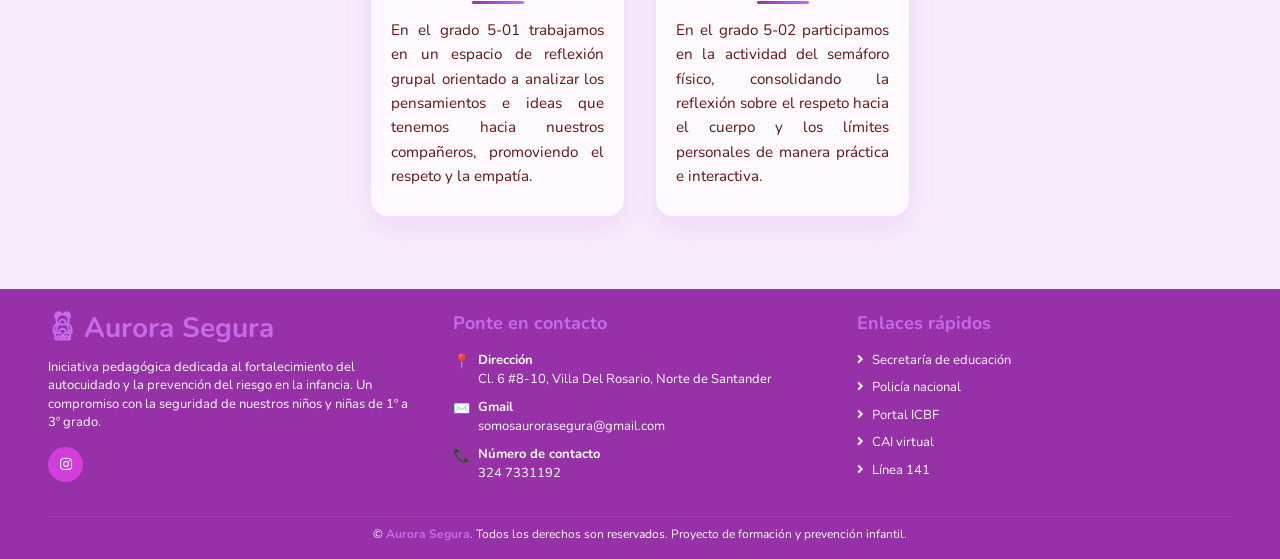
<file: class.html>
<!DOCTYPE html>
<html lang="en">

<head>
    <meta charset="utf-8">
    <title>Aurora Segura • Socializacion</title>
    <meta content="width=device-width, initial-scale=1.0" name="viewport">
    <meta content="Free HTML Templates" name="keywords">
    <meta content="Free HTML Templates" name="description">

    <!-- Favicon -->
<link href="imglg/logo aurora.png" rel="icon">

    <!-- Google Web Fonts -->
    <link rel="preconnect" href="https://fonts.gstatic.com">
    <link href="https://fonts.googleapis.com/css2?family=Handlee&family=Nunito&display=swap" rel="stylesheet">

    <!-- Font Awesome -->
    <link href="https://cdnjs.cloudflare.com/ajax/libs/font-awesome/5.10.0/css/all.min.css" rel="stylesheet">

    <!-- Flaticon Font -->
    <link href="lib/flaticon/font/flaticon.css" rel="stylesheet">

    <!-- Libraries Stylesheet -->
    <link href="lib/owlcarousel/assets/owl.carousel.min.css" rel="stylesheet">
    <link href="lib/lightbox/css/lightbox.min.css" rel="stylesheet">

    <!-- Customized Bootstrap Stylesheet -->
    <link href="css/style.css" rel="stylesheet">
<link href="https://fonts.googleapis.com/css2?family=Nunito:wght@400;600;700;800&family=Handlee&display=swap" rel="stylesheet">
<style>
/* ---------- TOKENS (mismos valores que libro.html) ---------- */
:root{
  --as-primary:#c66cea;
  --as-secondary:#9731a7;
  --as-body:#691010;
  --as-paper:#fffaff;
  --as-shadow:0 18px 40px rgba(151,49,167,.18);
  --as-grad:linear-gradient(120deg,#9731a7,#c66cea);
}

/* ---------- BASE ---------- */
html{background:#f7ecfb}
body{
  font-family:'Nunito',sans-serif;color:var(--as-body);line-height:1.5;
  background:
    radial-gradient(1200px 500px at 15% -10%,#f3d9ff 0,transparent 60%),
    radial-gradient(1000px 500px at 90% 0,#ffe0f3 0,transparent 55%),
    linear-gradient(160deg,#f7ecfb 0%,#fdeafb 55%,#f3e6ff 100%);
  background-attachment:fixed;
}
h1,h2,h3,h4,h5,h6{font-family:'Nunito',cursive;color:var(--as-secondary);font-weight:700;line-height:1.2}
p,li,i,span{font-family:'Nunito',sans-serif}

/* ---------- UTILIDADES BOOTSTRAP RECOLOREADAS ---------- */
.bg-primary{background:var(--as-grad)!important}
.bg-secondary{background:var(--as-secondary)!important}
.bg-light{background:#fdf6ff!important}
.text-secondary{color:var(--as-secondary)!important}
.bg-primary h1,.bg-primary h2,.bg-primary h3,.bg-primary h4,.bg-primary p,
.bg-secondary h3,.bg-secondary h5,.bg-secondary p,.text-white{color:#fff!important}
.bg-secondary h3.text-primary,.bg-secondary .text-primary{color:var(--as-primary)!important}
.text-primary{color:var(--as-primary)!important}
a.text-primary:hover{color:var(--as-secondary)!important}
.shadow,.shadow-sm{box-shadow:var(--as-shadow)!important}

/* ---------- BOTONES ---------- */
.btn-primary{background:var(--as-grad);border:none;color:#fff;border-radius:30px;font-weight:700;transition:transform .15s}
.btn-primary:hover,.btn-primary:focus{background:var(--as-grad);color:#fff;transform:translateY(-2px) scale(1.02);box-shadow:none}
.back-to-top{background:var(--as-grad)!important;border:none;border-radius:50%}

/* ---------- NAVBAR ---------- */
.navbar-light .navbar-nav .nav-link{font-family:'Nunito',sans-serif;font-weight:700;color:var(--as-secondary)!important;transition:color .2s}
.navbar-light .navbar-nav .nav-link:hover,
.navbar-light .navbar-nav .nav-link.active{color:var(--as-primary)!important}
.navbar-brand span{font-family:'Nunito',cursive;color:var(--as-primary)!important}
.navbar-brand img{border-radius:12px}

/* ---------- CABECERA ---------- */
.bg-primary h3.display-3{text-shadow:0 3px 0 rgba(0,0,0,.12)}

/* ---------- TITULOS DE SECCION ---------- */
.section-title{color:var(--as-secondary)}
.section-title span{color:var(--as-secondary);font-family:'Nunito',cursive;font-size:1.35rem}
.section-title::before,.section-title::after{background:var(--as-primary)!important;border-color:var(--as-primary)!important}

/* ---------- TARJETAS DE ACTIVIDADES ---------- */
.card{
  background:var(--as-paper)!important;
  border-radius:18px!important;
  overflow:hidden;
  border:1px solid rgba(198,108,234,.18)!important;
  box-shadow:0 10px 26px rgba(198,108,234,.16)!important;
  transition:transform .25s,box-shadow .25s;
  height:100%;
}
.card:hover{
  transform:translateY(-8px);
  box-shadow:0 22px 44px rgba(151,49,167,.26)!important;
}
.card-img-top{
  aspect-ratio:4/3;object-fit:cover;
  border-bottom:4px solid var(--as-primary);
}
.card-title{
  font-family:'Nunito',cursive;color:var(--as-secondary);
  position:relative;display:inline-block;padding-bottom:10px;margin-bottom:14px;
}
.card-title::after{
  content:"";position:absolute;left:50%;bottom:0;transform:translateX(-50%);
  width:52px;height:3px;border-radius:3px;background:var(--as-grad);
}
.card-text{color:var(--as-body);font-size:.95rem;line-height:1.6}

/* ---------- FOOTER ---------- */
.bg-secondary a.text-white:hover{color:#f0c4f7!important}
.bg-secondary .btn-outline-primary{color:#fff;border-color:#fff}
.bg-secondary .btn-outline-primary:hover{background:#fff;color:var(--as-secondary)}
.bg-secondary .container-fluid[style*="border-top"]{border-top:1px solid rgba(255,255,255,.2)!important}
</style>

</head>

<body>
    <!-- Navbar Start -->
    <div class="container-fluid bg-light position-relative shadow">
        <nav class="navbar navbar-expand-lg bg-light navbar-light py-3 py-lg-0 px-0 px-lg-5">
            <a href="#" class="navbar-brand font-weight-bold text-secondary">
    <img src="imglg/logo aurora.png" alt="Logo" style="height:70px;">
                <span class="text-primary">Aurora Segura</span>
            </a>
            <button type="button" class="navbar-toggler" data-toggle="collapse" data-target="#navbarCollapse">
                <span class="navbar-toggler-icon"></span>
            </button>
            <div class="collapse navbar-collapse justify-content-between" id="navbarCollapse">
                <div class="navbar-nav font-weight-bold mx-auto py-0">
                    <a href="index.html" class="nav-item nav-link">Inicio</a>
                    <a href="about.html" class="nav-item nav-link">Cartillas</a>
                    <a href="class.html" class="nav-item nav-link active">Socializacion</a>
                    <a href="team.html" class="nav-item nav-link">Integrantes</a>
                    <a href="gallery.html" class="nav-item nav-link">Galeria</a>
                    <a href="libro.html" class="nav-item nav-link">Libro</a>

                    <div class="nav-item dropdown">
                        </div>
                    </div>
                </div>
            </div>
        </nav>
    </div>
    <!-- Navbar End -->




<!-- Class Start -->
<div class="container-fluid pt-5">
    <div class="container">

        <div class="text-center pb-2">
            <p class="section-title px-5"><span class="px-2">Nuestras mejores actividades</span></p>
            <h1 class="mb-4">Actividades de 1&deg; a 5&deg;</h1>
        </div>

        <div class="row justify-content-center">

            <!-- PRIMER GRADO -->
            <div class="col-lg-3 col-md-6 mb-5">
                <div class="card border-0 bg-light shadow-sm pb-2 h-100">
                    <img class="card-img-top mb-2" src="1-01/1.1.jpeg" alt="Actividad grado 1-01">
                    <div class="card-body text-center">
                        <h4 class="card-title">1-01 F.P.S</h4>
                        <p class="card-text text-justify">En el grado 1-01 se llevó a cabo una dinámica interactiva con un semáforo físico, donde las niñas y niños aprendieron el autocuidado y los límites personales mediante la identificación de las partes del cuerpo con los colores del semáfor</p>
                    </div>
                </div>
            </div>

            <div class="col-lg-3 col-md-6 mb-5">
                <div class="card border-0 bg-light shadow-sm pb-2 h-100">
                    <img class="card-img-top mb-2" src="1-02/2.3.jpeg" alt="Actividad grado 1-02">
                    <div class="card-body text-center">
                        <h4 class="card-title">1-02 F.P.S</h4>
                        <p class="card-text text-justify">En el grado 1-02 los estudiantes realizaron una actividad didáctica de colorear, en la cual identificaron las partes del cuerpo y aplicaron la regla del semáforo asignando cada color a las zonas correspondientes.</p>
                    </div>
                </div>
            </div>

            <!-- SEGUNDO GRADO -->
            <div class="col-lg-3 col-md-6 mb-5">
                <div class="card border-0 bg-light shadow-sm pb-2 h-100">
                    <img class="card-img-top mb-2" src="2-01/3.2.jpeg" alt="Actividad grado 2-01">
                    <div class="card-body text-center">
                        <h4 class="card-title">2-01 F.P.S</h4>
                        <p class="card-text text-justify">En el grado 2-01 realizamos una actividad centrada en la convivencia y el respeto, identificando las acciones correctas e incorrectas en el trato con nuestros compañeros de clase.</p>
                    </div>
                </div>
            </div>

            <div class="col-lg-3 col-md-6 mb-5">
                <div class="card border-0 bg-light shadow-sm pb-2 h-100">
                    <img class="card-img-top mb-2" src="2-02/4.2.jpeg" alt="Actividad grado 2-02">
                    <div class="card-body text-center">
                        <h4 class="card-title">2-02 F.P.S</h4>
                        <p class="card-text text-justify">En el grado 2-02 los niños y niñas trabajaron en la identificación de comportamientos positivos hacia los demás, diferenciando las buenas acciones de aquellas que no deben realizarse dentro del grupo.</p>
                    </div>
                </div>
            </div>

            <!-- TERCER GRADO -->
            <div class="col-lg-3 col-md-6 mb-5">
                <div class="card border-0 bg-light shadow-sm pb-2 h-100">
                    <img class="card-img-top mb-2" src="3-01/5.2.jpeg   " alt="Actividad grado 3-01">
                    <div class="card-body text-center">
                        <h4 class="card-title">3-01 F.P.S</h4>
                        <p class="card-text text-justify">En el grado 3-01 aplicamos la actividad del semáforo en un formato físico interactivo, fortaleciendo el reconocimiento de las partes del cuerpo y la asignación de colores según la norma del semáforo</p>
                    </div>
                </div>
            </div>

            <div class="col-lg-3 col-md-6 mb-5">
                <div class="card border-0 bg-light shadow-sm pb-2 h-100">
                    <img class="card-img-top mb-2" src="3-02/6.3.jpeg" alt="Actividad grado 3-02">
                    <div class="card-body text-center">
                        <h4 class="card-title">3-02 F.P.S</h4>
                        <p class="card-text text-justify">En el grado 3-02 desarrollamos la guía para colorear e identificar las partes del cuerpo, permitiendo que los estudiantes plasmaran de forma creativa los colores del semáforo en cada zona.</p>
                    </div>
                </div>
            </div>

            <!-- CUARTO GRADO -->
            <div class="col-lg-3 col-md-6 mb-5">
                <div class="card border-0 bg-light shadow-sm pb-2 h-100">
                    <img class="card-img-top mb-2" src="4-01/7.2.jpeg" alt="Actividad grado 4-01">
                    <div class="card-body text-center">
                        <h4 class="card-title">4-01 F.P.S</h4>
                        <p class="card-text text-justify">En el grado 4-01 llevamos a cabo la dinámica del semáforo físico, reforzando los conceptos de cuidado personal y respeto mediante el uso de los colores del semáforo aplicados al cuerpo.</p>
                    </div>
                </div>
            </div>

            <div class="col-lg-3 col-md-6 mb-5">
                <div class="card border-0 bg-light shadow-sm pb-2 h-100">
                    <img class="card-img-top mb-2" src="4-02/8.1.jpeg" alt="Actividad grado 4-02">
                    <div class="card-body text-center">
                        <h4 class="card-title">4-02 F.P.S</h4>
                        <p class="card-text text-justify">En el grado 4-02 realizamos un taller de recortar y pegar, donde los alumnos clasificaron diferentes tipos de acciones para identificar cuáles benefician la convivencia con los compañeros y cuáles no.</p>
                    </div>
                </div>
            </div>

            <!-- QUINTO GRADO -->
            <div class="col-lg-3 col-md-6 mb-5">
                <div class="card border-0 bg-light shadow-sm pb-2 h-100">
                    <img class="card-img-top mb-2" src="5-01/10.1.jpeg" alt="Actividad grado 5-01">
                    <div class="card-body text-center">
                        <h4 class="card-title">5-01 F.P.S</h4>
                        <p class="card-text text-justify">En el grado 5-01 trabajamos en un espacio de reflexión grupal orientado a analizar los pensamientos e ideas que tenemos hacia nuestros compañeros, promoviendo el respeto y la empatía.</p>
                    </div>
                </div>
            </div>

            <div class="col-lg-3 col-md-6 mb-5">
                <div class="card border-0 bg-light shadow-sm pb-2 h-100">
                    <img class="card-img-top mb-2" src="5-02/9.1.jpeg" alt="Actividad grado 5-02">
                    <div class="card-body text-center">
                        <h4 class="card-title">5-02 F.P.S</h4>
                        <p class="card-text text-justify">En el grado 5-02 participamos en la actividad del semáforo físico, consolidando la reflexión sobre el respeto hacia el cuerpo y los límites personales de manera práctica e interactiva.</p>
                    </div>
                </div>
            </div>

        </div>
    </div>
</div>
    
<!-- Class End -->


   


<!-- Footer Start -->
<div class="container-fluid bg-secondary text-white mt-4 py-3 px-sm-3 px-md-5" style="font-size: 14px;">
    <div class="row pt-2">

        <div class="col-lg-4 col-md-6 mb-3">
            <a href="" class="navbar-brand font-weight-bold text-primary m-0 mb-3 p-0" style="font-size: 28px; line-height: 28px;">
                <i class="flaticon-043-teddy-bear"></i>
                <span class="text-white">Aurora Segura</span>
            </a>
            <p class="mb-3" style="font-size: 13px; line-height: 1.4;">Iniciativa pedag&oacute;gica dedicada al fortalecimiento del autocuidado y la prevenci&oacute;n del riesgo en la infancia. Un compromiso con la seguridad de nuestros ni&ntilde;os y ni&ntilde;as de 1&ordm; a 3&ordm; grado.</p>
            <div class="d-flex justify-content-start mt-3">
                <a class="btn rounded-circle text-center text-white mr-2 px-0 d-inline-flex align-items-center justify-content-center"
                   style="width: 35px; height: 35px; background-color: #d23edc; font-size: 14px;"
                   href="https://www.instagram.com/aurora_seguraa/"
                   target="_blank" rel="noopener"
                   aria-label="Instagram de Aurora Segura">
                    <i class="fab fa-instagram"></i>
                </a>
            </div>
        </div>

        <div class="col-lg-4 col-md-6 mb-3">
            <h4 class="text-primary mb-3" style="font-size: 18px;">Ponte en contacto</h4>
            <div class="d-flex mb-2">
                <span class="ico" style="font-size: 14px;">&#128205;</span>
                <div class="pl-2">
                    <strong class="text-white d-block" style="font-size: 13px;">Direcci&oacute;n</strong>
                    <p class="m-0" style="font-size: 13px;">Cl. 6 #8-10, Villa Del Rosario, Norte de Santander</p>
                </div>
            </div>
            <div class="d-flex mb-2">
                <span class="ico" style="font-size: 14px;">&#9993;&#65039;</span>
                <div class="pl-2">
                    <strong class="text-white d-block" style="font-size: 13px;">Gmail</strong>
                    <p class="m-0" style="font-size: 13px;">somosaurorasegura@gmail.com</p>
                </div>
            </div>
            <div class="d-flex mb-2">
                <span class="ico" style="font-size: 14px;">&#128222;</span>
                <div class="pl-2">
                    <strong class="text-white d-block" style="font-size: 13px;">N&uacute;mero de contacto</strong>
                    <p class="m-0" style="font-size: 13px;">324 7331192</p>
                </div>
            </div>
        </div>

        <div class="col-lg-4 col-md-6 mb-3">
            <h4 class="text-primary mb-3" style="font-size: 18px;">Enlaces r&aacute;pidos</h4>
            <div class="d-flex flex-column justify-content-start" style="font-size: 13px;">
                <a class="text-white mb-2" href="http://www.sednortedesantander.gov.co/"><i class="fa fa-angle-right mr-2"></i>Secretar&iacute;a de educaci&oacute;n</a>
                <a class="text-white mb-2" href="https://www.policia.gov.co/"><i class="fa fa-angle-right mr-2"></i>Polic&iacute;a nacional</a>
                <a class="text-white mb-2" href="https://www.icbf.gov.co/"><i class="fa fa-angle-right mr-2"></i>Portal ICBF</a>
                <a class="text-white mb-2" href="https://caivirtual.policia.gov.co/"><i class="fa fa-angle-right mr-2"></i>CAI virtual</a>
                <a class="text-white mb-2" href="https://www.icbf.gov.co/noticias/linea-141"><i class="fa fa-angle-right mr-2"></i>L&iacute;nea 141</a>
            </div>
        </div>

    </div>

    <div class="w-100 pt-2 mt-2" style="border-top: 1px solid rgba(236, 101, 162, 0.3);">
        <p class="m-0 text-center text-white" style="font-size: 12px;">
            &copy; <a class="text-primary font-weight-bold" href="index.html">Aurora Segura</a>. Todos los derechos son reservados. Proyecto de formaci&oacute;n y prevenci&oacute;n infantil.
        </p>
    </div>

</div>

    <!-- Back to Top -->
    <a href="#" class="btn btn-primary p-3 back-to-top"><i class="fa fa-angle-double-up"></i></a>


    <!-- JavaScript Libraries -->
    <script src="https://code.jquery.com/jquery-3.4.1.min.js"></script>
    <script src="https://stackpath.bootstrapcdn.com/bootstrap/4.4.1/js/bootstrap.bundle.min.js"></script>
    <script src="lib/easing/easing.min.js"></script>
    <script src="lib/owlcarousel/owl.carousel.min.js"></script>
    <script src="lib/isotope/isotope.pkgd.min.js"></script>
    <script src="lib/lightbox/js/lightbox.min.js"></script>

    <!-- Contact Javascript File -->
    <script src="mail/jqBootstrapValidation.min.js"></script>
    <script src="mail/contact.js"></script>

    <!-- Template Javascript -->
    <script src="js/main.js"></script>
</body>

</html>
</file>
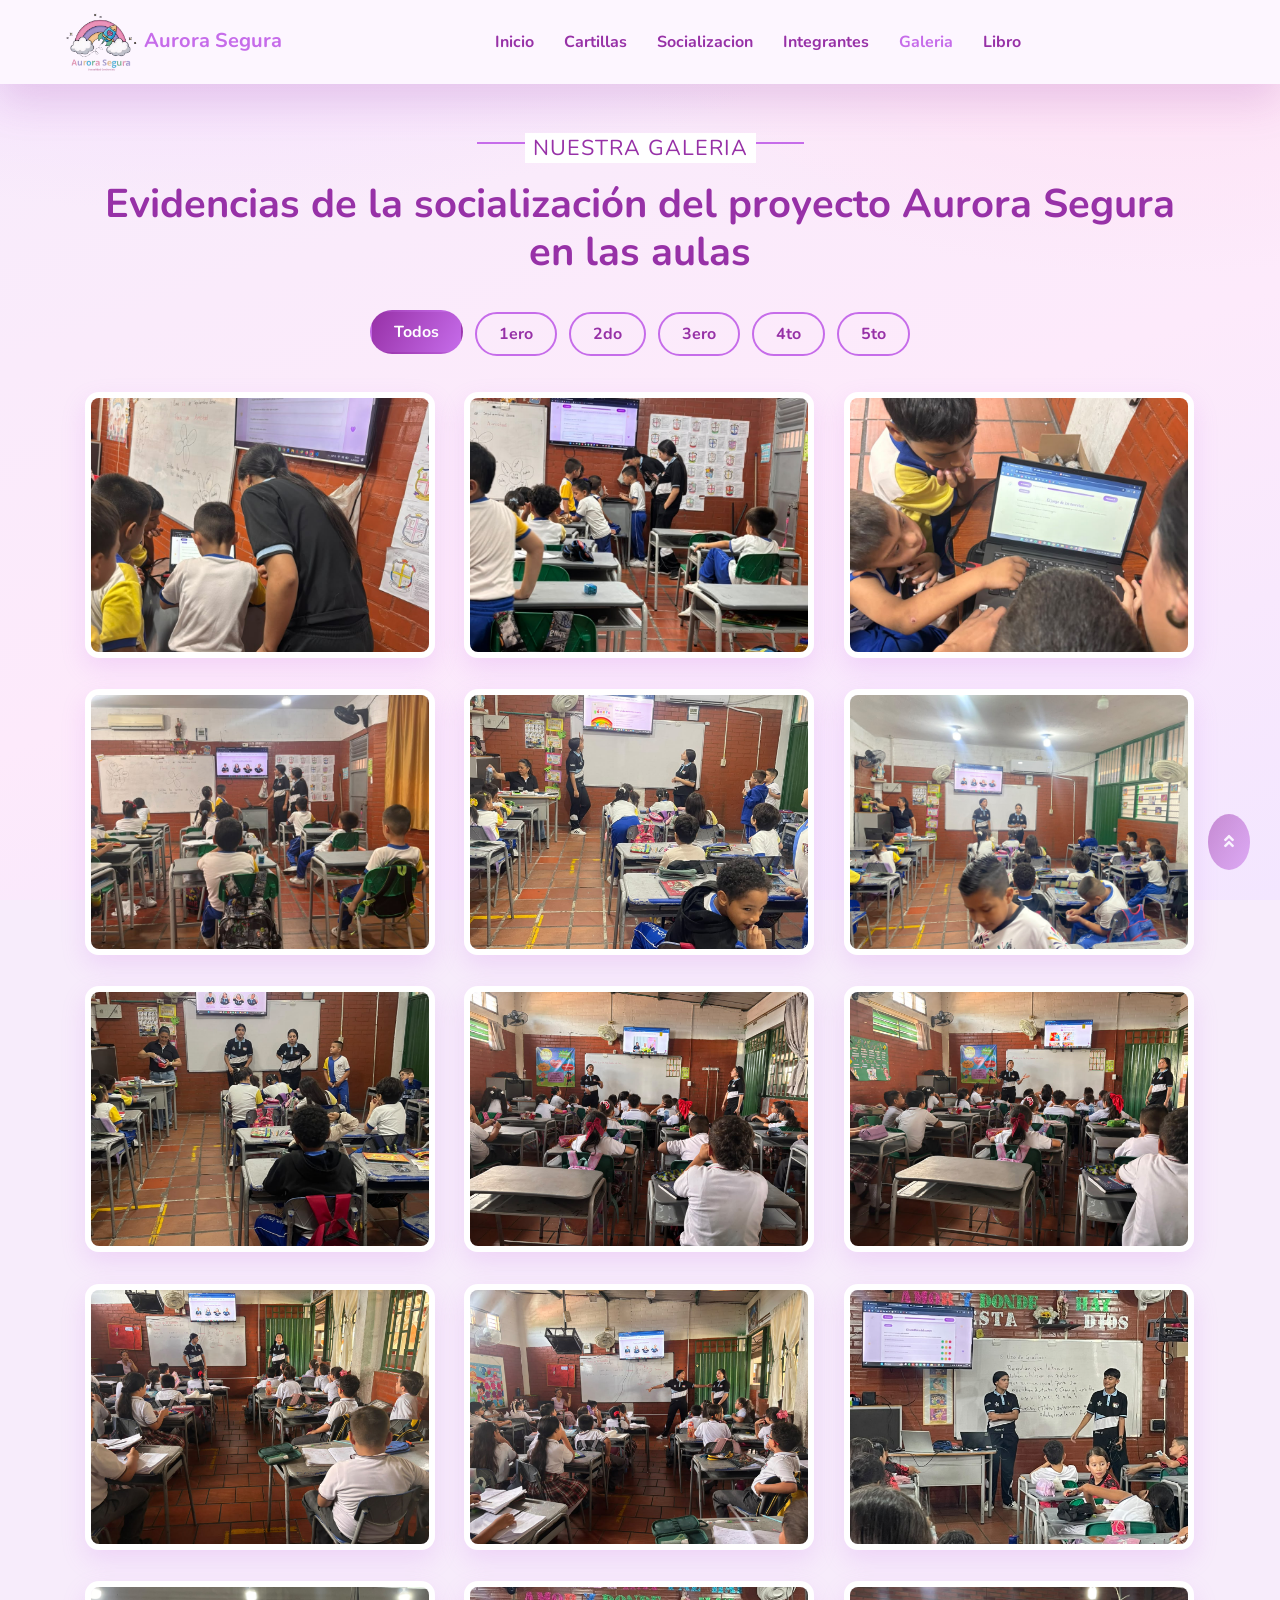
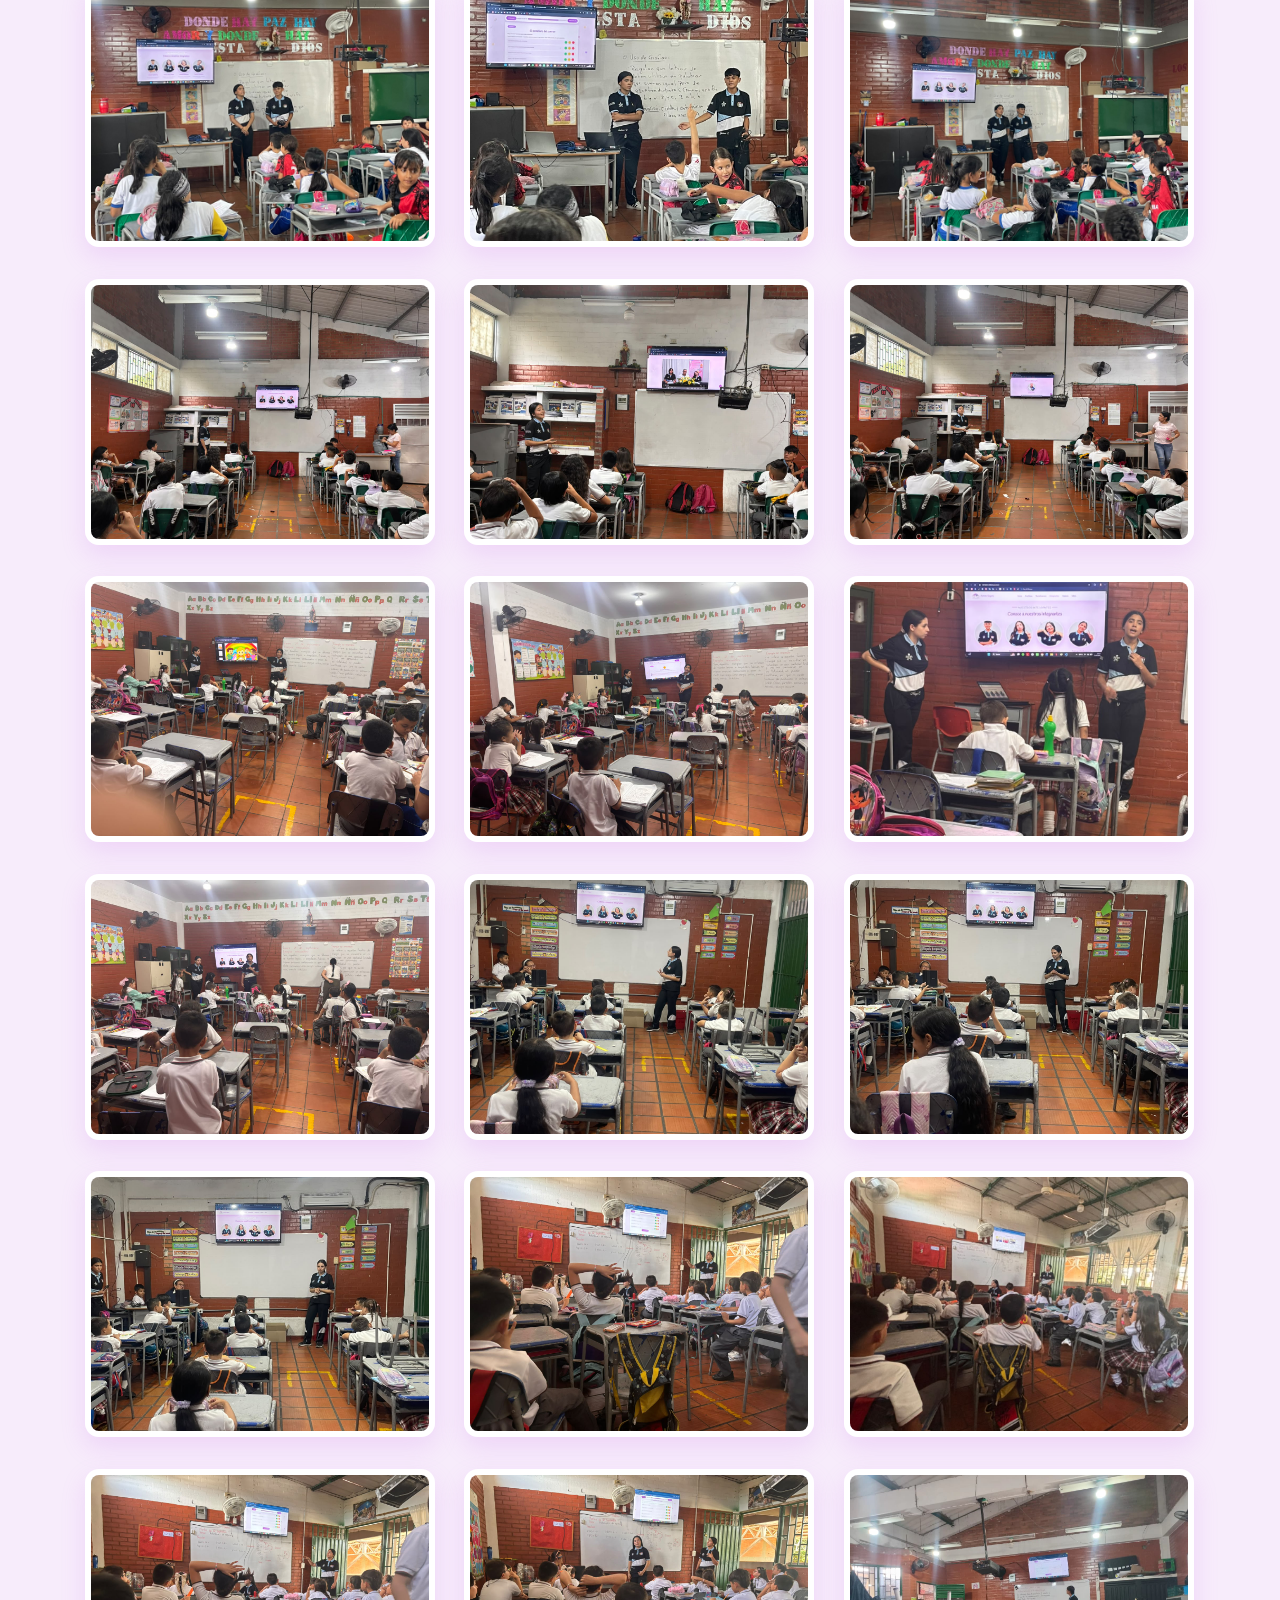
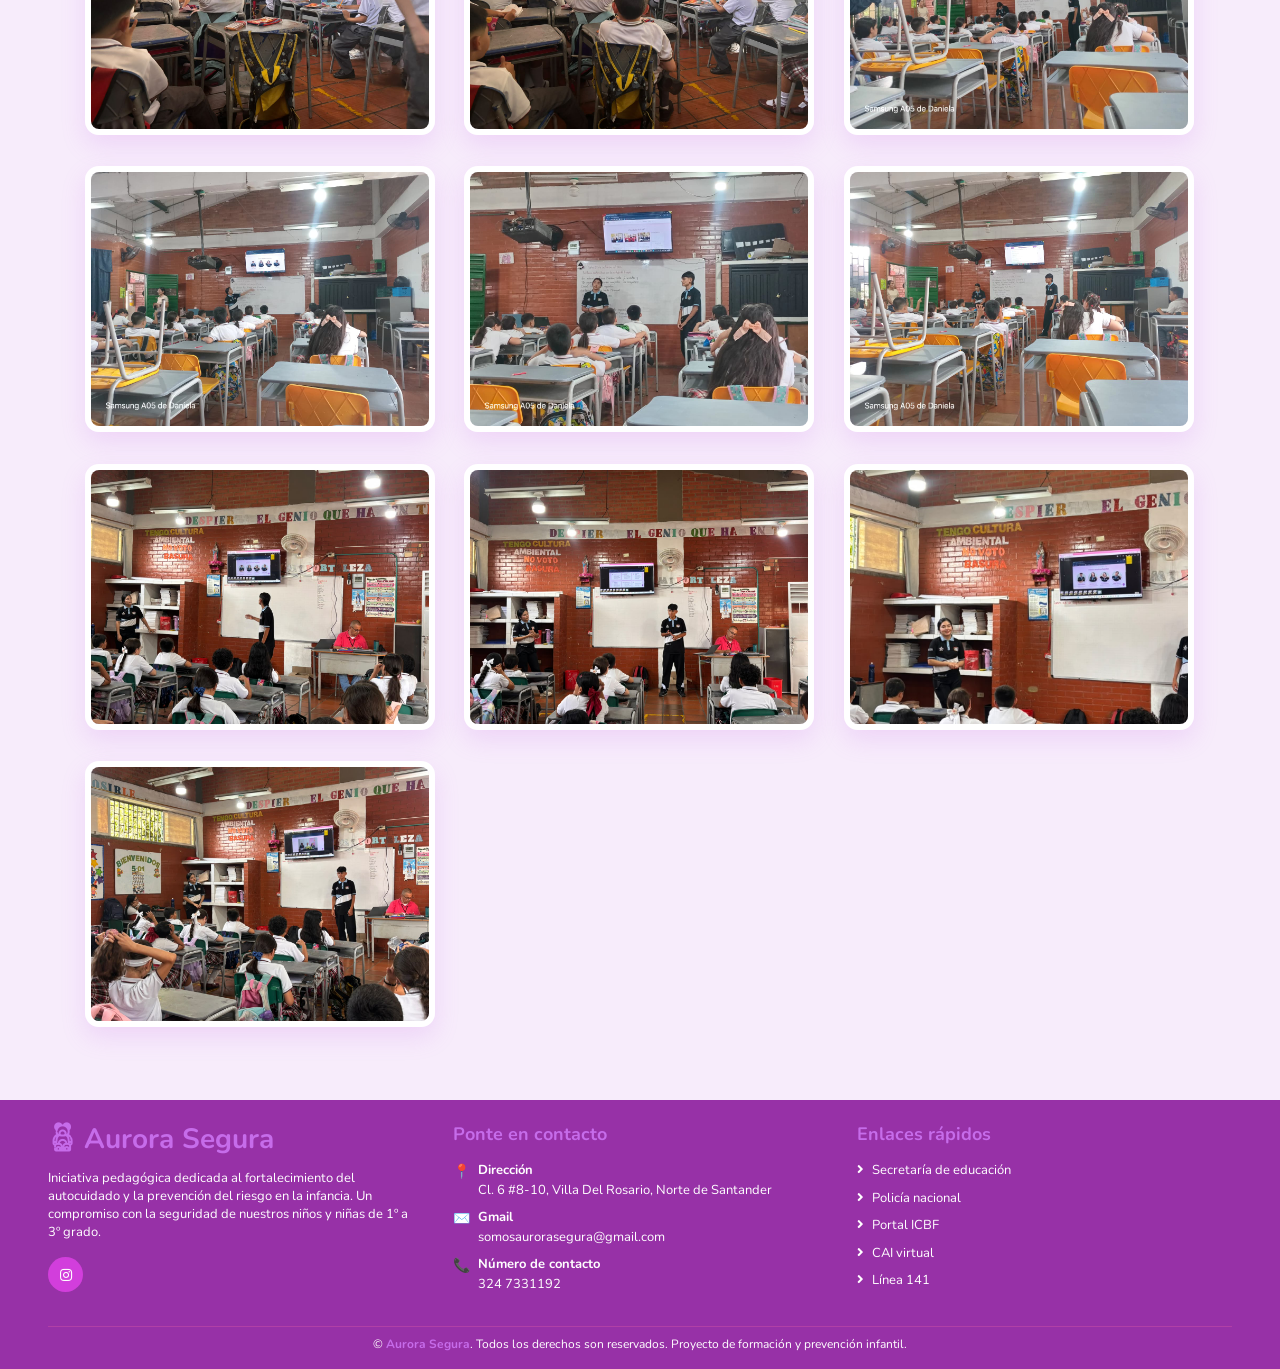
<file: gallery.html>
<!DOCTYPE html>
<html lang="en">

<head>
    <meta charset="utf-8">
    <title>Aurora Segura • Galeria </title>
    <meta content="width=device-width, initial-scale=1.0" name="viewport">
    <meta content="Free HTML Templates" name="keywords">
    <meta content="Free HTML Templates" name="description">

    <!-- Favicon -->
<link href="imglg/logo aurora.png" rel="icon">

    <!-- Google Web Fonts -->
    <link rel="preconnect" href="https://fonts.gstatic.com">
    <link href="https://fonts.googleapis.com/css2?family=Handlee&family=Nunito&display=swap" rel="stylesheet">

    <!-- Font Awesome -->
    <link href="https://cdnjs.cloudflare.com/ajax/libs/font-awesome/5.10.0/css/all.min.css" rel="stylesheet">

    <!-- Flaticon Font -->
    <link href="lib/flaticon/font/flaticon.css" rel="stylesheet">

    <!-- Libraries Stylesheet -->
    <link href="lib/owlcarousel/assets/owl.carousel.min.css" rel="stylesheet">
    <link href="lib/lightbox/css/lightbox.min.css" rel="stylesheet">

    <!-- Customized Bootstrap Stylesheet -->
    <link href="css/style.css" rel="stylesheet">
    <link href="https://fonts.googleapis.com/css2?family=Nunito:wght@400;600;700;800&family=Handlee&display=swap" rel="stylesheet">
<style>
/* ---------- TOKENS (mismos valores que libro.html) ---------- */
:root{
  --as-primary:#c66cea;
  --as-secondary:#9731a7;
  --as-body:#691010;
  --as-paper:#fffaff;
  --as-shadow:0 18px 40px rgba(151,49,167,.18);
  --as-grad:linear-gradient(120deg,#9731a7,#c66cea);
}

/* ---------- BASE ---------- */
html{background:#f7ecfb}
body{
  font-family:'Nunito',sans-serif;color:var(--as-body);line-height:1.5;
  background:
    radial-gradient(1200px 500px at 15% -10%,#f3d9ff 0,transparent 60%),
    radial-gradient(1000px 500px at 90% 0,#ffe0f3 0,transparent 55%),
    linear-gradient(160deg,#f7ecfb 0%,#fdeafb 55%,#f3e6ff 100%);
  background-attachment:fixed;
}
h1,h2,h3,h4,h5,h6{font-family:'Nunito',cursive;color:var(--as-secondary);font-weight:700;line-height:1.2}
p,li,i,span{font-family:'Nunito',sans-serif}

/* ---------- UTILIDADES BOOTSTRAP RECOLOREADAS ---------- */
.bg-primary{background:var(--as-grad)!important}
.bg-secondary{background:var(--as-secondary)!important}
.bg-light{background:#fdf6ff!important}
.text-secondary{color:var(--as-secondary)!important}
.bg-primary h1,.bg-primary h2,.bg-primary h3,.bg-primary h4,.bg-primary p,
.bg-secondary h5,.bg-secondary p,.text-white{color:#fff!important}
.text-primary{color:var(--as-primary)!important}
a.text-primary:hover{color:var(--as-secondary)!important}
.border-top{border-top:5px solid var(--as-primary)!important}
.shadow,.shadow-sm{box-shadow:var(--as-shadow)!important}

/* ---------- BOTONES ---------- */
.btn-primary{background:var(--as-grad);border:none;color:#fff;border-radius:30px;font-weight:700;transition:transform .15s}
.btn-primary:hover,.btn-primary:focus{background:var(--as-grad);color:#fff;transform:translateY(-2px) scale(1.02);box-shadow:none}
.btn-outline-light:hover{background:#fff;color:var(--as-secondary)}
.back-to-top{background:var(--as-grad)!important;border:none;border-radius:50%}

/* ---------- NAVBAR ---------- */
.navbar-light .navbar-nav .nav-link{font-family:'Nunito',sans-serif;font-weight:700;color:var(--as-secondary)!important;transition:color .2s}
.navbar-light .navbar-nav .nav-link:hover,
.navbar-light .navbar-nav .nav-link.active{color:var(--as-primary)!important}
.navbar-brand span{font-family:'Nunito',cursive;color:var(--as-primary)!important}
.navbar-brand img{border-radius:12px}

/* ---------- TITULOS DE SECCION ---------- */
.section-title{color:var(--as-secondary)}
.section-title span{color:var(--as-secondary);font-family:'Nunito',cursive;font-size:1.35rem}
.section-title::before,.section-title::after{background:var(--as-primary)!important;border-color:var(--as-primary)!important}
.bg-primary h3.display-3{text-shadow:0 3px 0 rgba(0,0,0,.12)}

/* ---------- FILTROS DE LA GALERIA ---------- */
#portfolio-flters li{
  cursor:pointer;color:var(--as-secondary);border:2px solid var(--as-primary);
  border-radius:30px;font-weight:700;padding:8px 22px;transition:all .2s;
}
#portfolio-flters li:hover,
#portfolio-flters li.active{
  background:var(--as-grad);border-color:transparent;color:#fff;transform:translateY(-2px);
}

/* ---------- TARJETAS DE FOTOS ---------- */
.portfolio-item .position-relative{
  border-radius:14px;border:6px solid #fff;box-shadow:0 10px 24px rgba(198,108,234,.18);
  transition:transform .25s,box-shadow .25s;
}
.portfolio-item:hover .position-relative{
  transform:translateY(-6px);box-shadow:0 20px 40px rgba(151,49,167,.26);
}
.portfolio-item img{aspect-ratio:4/3;object-fit:cover}
.portfolio-btn{
  background:rgba(151,49,167,.72)!important;
  top:0;left:0;opacity:0;transition:opacity .3s;
}
.portfolio-item:hover .portfolio-btn{opacity:1}
.portfolio-btn i{font-size:52px!important;color:#fff!important}

/* ---------- FOOTER ---------- */
.bg-secondary .form-control{border-radius:8px;font-family:'Nunito',sans-serif}
.bg-secondary .btn-primary{background:#fff;color:var(--as-secondary)}
.bg-secondary .btn-primary:hover{background:#fff;color:var(--as-secondary);filter:brightness(.95)}
.bg-secondary a.text-white:hover{color:#f0c4f7!important}
.bg-secondary .btn-outline-primary{color:#fff;border-color:#fff}
.bg-secondary .btn-outline-primary:hover{background:#fff;color:var(--as-secondary)}
</style>

</head>

<body>
    <!-- Navbar Start -->
    <div class="container-fluid bg-light position-relative shadow">
        <nav class="navbar navbar-expand-lg bg-light navbar-light py-3 py-lg-0 px-0 px-lg-5">
            <a href="#" class="navbar-brand font-weight-bold text-secondary">
    <img src="imglg/logo aurora.png" alt="Logo" style="height:70px;">
                <span class="text-primary">Aurora Segura</span>
            </a>
            <button type="button" class="navbar-toggler" data-toggle="collapse" data-target="#navbarCollapse">
                <span class="navbar-toggler-icon"></span>
            </button>
            <div class="collapse navbar-collapse justify-content-between" id="navbarCollapse">
                <div class="navbar-nav font-weight-bold mx-auto py-0">
                    <a href="index.html" class="nav-item nav-link">Inicio</a>
                    <a href="about.html" class="nav-item nav-link">Cartillas</a>
                    <a href="class.html" class="nav-item nav-link">Socializacion</a>
                    <a href="team.html" class="nav-item nav-link">Integrantes</a>
                    <a href="gallery.html" class="nav-item nav-link active">Galeria</a>
                    <a href="libro.html" class="nav-item nav-link">Libro</a>
                    <div class="nav-item dropdown">

                        </div>
                    </div>
                </div>
            </div>
        </nav>
    </div>
    <!-- Navbar End -->

    <!-- Gallery Start -->
<div class="container-fluid pt-5 pb-3">
    <div class="container">
        <div class="text-center pb-2">
            <p class="section-title px-5">
                <span class="px-2">Nuestra Galeria</span>
            </p>
            <h1 class="mb-4">Evidencias de la socialización del proyecto Aurora Segura en las aulas</h1>
        </div>

        <div class="row">
            <div class="col-12 text-center mb-2">
                <ul class="list-inline mb-4" id="portfolio-flters">
                    <li class="btn btn-outline-primary m-1 active" data-filter="*">Todos</li>
                    <li class="btn btn-outline-primary m-1" data-filter=".first">1ero</li>
                    <li class="btn btn-outline-primary m-1" data-filter=".second">2do</li>
                    <li class="btn btn-outline-primary m-1" data-filter=".third">3ero</li>
                    <li class="btn btn-outline-primary m-1" data-filter=".fourth">4to</li>
                    <li class="btn btn-outline-primary m-1" data-filter=".fifth">5to</li>
                </ul>
            </div>
        </div>

        <div class="row portfolio-container">

            <!-- Elemento 1 -->
            <div class="col-lg-4 col-md-6 mb-4 portfolio-item first">
                <div class="position-relative overflow-hidden mb-2">
                    <img class="img-fluid w-100" src="1-01/1.jpeg" alt="Actividad del primer grado">
                    <div class="portfolio-btn bg-primary d-flex align-items-center justify-content-center">
                        <a href="1-01/1.jpeg" data-lightbox="portfolio" aria-label="Ver imagen 1">
                            <i class="fa fa-plus text-white" style="font-size: 60px;"></i>
                        </a>
                    </div>
                </div>
            </div>
            <!-- Nueva imagen -->
          <div class="col-lg-4 col-md-6 mb-4 portfolio-item first">
                <div class="position-relative overflow-hidden mb-2">
                    <img class="img-fluid w-100" src="1-01/1.2.jpeg" alt="Actividad del primer grado">
                    <div class="portfolio-btn bg-primary d-flex align-items-center justify-content-center">
                        <a href="1-01/1.2.jpeg" data-lightbox="portfolio" aria-label="Ver imagen 1">
                            <i class="fa fa-plus text-white" style="font-size: 60px;"></i>
                        </a>
                    </div>
                </div>
            </div>
          <div class="col-lg-4 col-md-6 mb-4 portfolio-item first">
                <div class="position-relative overflow-hidden mb-2">
                    <img class="img-fluid w-100" src="1-01/1.3.jpeg" alt="Actividad del primer grado">
                    <div class="portfolio-btn bg-primary d-flex align-items-center justify-content-center">
                        <a href="1-01/1.3.jpeg" data-lightbox="portfolio" aria-label="Ver imagen 1">
                            <i class="fa fa-plus text-white" style="font-size: 60px;"></i>
                        </a>
                    </div>
                </div>
            </div>
          <div class="col-lg-4 col-md-6 mb-4 portfolio-item first">
                <div class="position-relative overflow-hidden mb-2">
                    <img class="img-fluid w-100" src="1-01/1.1.jpeg" alt="Actividad del primer grado">
                    <div class="portfolio-btn bg-primary d-flex align-items-center justify-content-center">
                        <a href="1-01/1.1.jpeg" data-lightbox="portfolio" aria-label="Ver imagen 1">
                            <i class="fa fa-plus text-white" style="font-size: 60px;"></i>
                        </a>
                    </div>
                </div>
            </div>

            <!-- Elemento 2 -->
            <div class="col-lg-4 col-md-6 mb-4 portfolio-item second">
                <div class="position-relative overflow-hidden mb-2">
                    <img class="img-fluid w-100" src="2-01/3.1.jpeg" alt="Actividad del segundo grado">
                    <div class="portfolio-btn bg-primary d-flex align-items-center justify-content-center">
                        <a href="2-01/3.1.jpeg" data-lightbox="portfolio" aria-label="Ver imagen 2">
                            <i class="fa fa-plus text-white" style="font-size: 60px;"></i>
                        </a>
                    </div>
                </div>
            </div>
        
             <div class="col-lg-4 col-md-6 mb-4 portfolio-item second">
                <div class="position-relative overflow-hidden mb-2">
                    <img class="img-fluid w-100" src="2-01/3.2.jpeg" alt="Actividad del segundo grado">
                    <div class="portfolio-btn bg-primary d-flex align-items-center justify-content-center">
                        <a href="2-01/3.2.jpeg" data-lightbox="portfolio" aria-label="Ver imagen 2">
                            <i class="fa fa-plus text-white" style="font-size: 60px;"></i>
                        </a>
                    </div>
                </div>
            </div>

            <div class="col-lg-4 col-md-6 mb-4 portfolio-item second">
                <div class="position-relative overflow-hidden mb-2">
                    <img class="img-fluid w-100" src="2-01/3.jpeg" alt="Actividad del segundo grado">
                    <div class="portfolio-btn bg-primary d-flex align-items-center justify-content-center">
                        <a href="2-01/3.jpeg" data-lightbox="portfolio" aria-label="Ver imagen 2">
                            <i class="fa fa-plus text-white" style="font-size: 60px;"></i>
                        </a>
                    </div>
                </div>
            </div>
            <!-- Elemento 3 -->
            <div class="col-lg-4 col-md-6 mb-4 portfolio-item third">
                <div class="position-relative overflow-hidden mb-2">
                    <img class="img-fluid w-100" src="3-01/5.jpeg" alt="Actividad del tercer grado">
                    <div class="portfolio-btn bg-primary d-flex align-items-center justify-content-center">
                        <a href="3-01/5.jpeg" data-lightbox="portfolio" aria-label="Ver imagen 3">
                            <i class="fa fa-plus text-white" style="font-size: 60px;"></i>
                        </a>
                    </div>
                </div>
            </div>
            <div class="col-lg-4 col-md-6 mb-4 portfolio-item third">
                <div class="position-relative overflow-hidden mb-2">
                    <img class="img-fluid w-100" src="3-01/5.1.jpeg" alt="Actividad del tercer grado">
                    <div class="portfolio-btn bg-primary d-flex align-items-center justify-content-center">
                        <a href="3-01/5.1.jpeg" data-lightbox="portfolio" aria-label="Ver imagen 3">
                            <i class="fa fa-plus text-white" style="font-size: 60px;"></i>
                        </a>
                    </div>
                </div>
            </div>
             <div class="col-lg-4 col-md-6 mb-4 portfolio-item third">
                <div class="position-relative overflow-hidden mb-2">
                    <img class="img-fluid w-100" src="3-01/5.2.jpeg"Actividad del tercer grado">
                    <div class="portfolio-btn bg-primary d-flex align-items-center justify-content-center">
                        <a href="3-01/5.2.jpeg" data-lightbox="portfolio" aria-label="Ver imagen 3">
                            <i class="fa fa-plus text-white" style="font-size: 60px;"></i>
                        </a>
                    </div>
                </div>
            </div>
             <div class="col-lg-4 col-md-6 mb-4 portfolio-item third">
                <div class="position-relative overflow-hidden mb-2">
                    <img class="img-fluid w-100" src="3-01/5.3.jpeg" alt="Actividad del tercer grado">
                    <div class="portfolio-btn bg-primary d-flex align-items-center justify-content-center">
                        <a href="3-01/5.3.jpeg" data-lightbox="portfolio" aria-label="Ver imagen 3">
                            <i class="fa fa-plus text-white" style="font-size: 60px;"></i>
                        </a>
                    </div>
                </div>
            </div>

            <!-- Elemento 4 -->
            <div class="col-lg-4 col-md-6 mb-4 portfolio-item fourth">
                <div class="position-relative overflow-hidden mb-2">
                    <img class="img-fluid w-100" src="4-01/7.1.jpeg" alt="Actividad del cuarto grado">
                    <div class="portfolio-btn bg-primary d-flex align-items-center justify-content-center">
                        <a href="4-01/7.1.jpeg" data-lightbox="portfolio" aria-label="Ver imagen 4">
                            <i class="fa fa-plus text-white" style="font-size: 60px;"></i>
                        </a>
                    </div>
                </div>
            </div>
                      <div class="col-lg-4 col-md-6 mb-4 portfolio-item fourth">
                <div class="position-relative overflow-hidden mb-2">
                    <img class="img-fluid w-100" src="4-01/7.2.jpeg" alt="Actividad del cuarto grado">
                    <div class="portfolio-btn bg-primary d-flex align-items-center justify-content-center">
                        <a href="4-01/7.2.jpeg" data-lightbox="portfolio" aria-label="Ver imagen 4">
                            <i class="fa fa-plus text-white" style="font-size: 60px;"></i>
                        </a>
                    </div>
                </div>
            </div>
                      <div class="col-lg-4 col-md-6 mb-4 portfolio-item fourth">
                <div class="position-relative overflow-hidden mb-2">
                    <img class="img-fluid w-100" src="4-01/7.3.jpeg" alt="Actividad del cuarto grado">
                    <div class="portfolio-btn bg-primary d-flex align-items-center justify-content-center">
                        <a href="4-01/7.3.jpeg" data-lightbox="portfolio" aria-label="Ver imagen 4">
                            <i class="fa fa-plus text-white" style="font-size: 60px;"></i>
                        </a>
                    </div>
                </div>
            </div>
                      <div class="col-lg-4 col-md-6 mb-4 portfolio-item fourth">
                <div class="position-relative overflow-hidden mb-2">
                    <img class="img-fluid w-100" src="4-01/7.4.jpeg" alt="Actividad del cuarto grado">
                    <div class="portfolio-btn bg-primary d-flex align-items-center justify-content-center">
                        <a href="4-01/7.4.jpeg" data-lightbox="portfolio" aria-label="Ver imagen 4">
                            <i class="fa fa-plus text-white" style="font-size: 60px;"></i>
                        </a>
                    </div>
                </div>
            </div>
            
            

            <!-- Elemento 5 -->
            <div class="col-lg-4 col-md-6 mb-4 portfolio-item fifth">
                <div class="position-relative overflow-hidden mb-2">
                    <img class="img-fluid w-100" src="5-01/10.1.jpeg" alt="Actividad de quinto grado">
                    <div class="portfolio-btn bg-primary d-flex align-items-center justify-content-center">
                        <a href="5-01/10.1.jpeg" data-lightbox="portfolio" aria-label="Ver imagen 5">
                            <i class="fa fa-plus text-white" style="font-size: 60px;"></i>
                        </a>
                    </div>
                </div>
            </div>
            <div class="col-lg-4 col-md-6 mb-4 portfolio-item fifth">
                <div class="position-relative overflow-hidden mb-2">
                    <img class="img-fluid w-100" src="5-01/10.3.jpeg" alt="Actividad de quinto grado">
                    <div class="portfolio-btn bg-primary d-flex align-items-center justify-content-center">
                        <a href="5-01/10.3.jpeg" data-lightbox="portfolio" aria-label="Ver imagen 5">
                            <i class="fa fa-plus text-white" style="font-size: 60px;"></i>
                        </a>
                    </div>
                </div>
            </div>
                        <div class="col-lg-4 col-md-6 mb-4 portfolio-item fifth">
                <div class="position-relative overflow-hidden mb-2">
                    <img class="img-fluid w-100" src="5-01/10.jpeg" alt="Actividad de quinto grado">
                    <div class="portfolio-btn bg-primary d-flex align-items-center justify-content-center">
                        <a href="5-01/10.jpeg" data-lightbox="portfolio" aria-label="Ver imagen 5">
                            <i class="fa fa-plus text-white" style="font-size: 60px;"></i>
                        </a>
                    </div>
                </div>
            </div>

            <!-- Elemento 6 -->
            <div class="col-lg-4 col-md-6 mb-4 portfolio-item first">
                <div class="position-relative overflow-hidden mb-2">
                    <img class="img-fluid w-100" src="1-02/2.jpeg" alt="Actividad del primer grado">
                    <div class="portfolio-btn bg-primary d-flex align-items-center justify-content-center">
                        <a href="1-02/2.jpeg" data-lightbox="portfolio" aria-label="Ver imagen 6">
                            <i class="fa fa-plus text-white" style="font-size: 60px;"></i>
                        </a>
                    </div>
                </div>
            </div>
                        <div class="col-lg-4 col-md-6 mb-4 portfolio-item first">
                <div class="position-relative overflow-hidden mb-2">
                    <img class="img-fluid w-100" src="1-02/2.1.jpeg" alt="Actividad del primer grado">
                    <div class="portfolio-btn bg-primary d-flex align-items-center justify-content-center">
                        <a href="1-02/2.1.jpeg" data-lightbox="portfolio" aria-label="Ver imagen 6">
                            <i class="fa fa-plus text-white" style="font-size: 60px;"></i>
                        </a>
                    </div>
                </div>
            </div>
                        <div class="col-lg-4 col-md-6 mb-4 portfolio-item first">
                <div class="position-relative overflow-hidden mb-2">
                    <img class="img-fluid w-100" src="1-02/2.2.jpeg" alt="Actividad del primer grado">
                    <div class="portfolio-btn bg-primary d-flex align-items-center justify-content-center">
                        <a href="1-02/2.2.jpeg" data-lightbox="portfolio" aria-label="Ver imagen 6">
                            <i class="fa fa-plus text-white" style="font-size: 60px;"></i>
                        </a>
                    </div>
                </div>
            </div>
                        <div class="col-lg-4 col-md-6 mb-4 portfolio-item first">
                <div class="position-relative overflow-hidden mb-2">
                    <img class="img-fluid w-100" src="1-02/2.3.jpeg" alt="Actividad del primer grado">
                    <div class="portfolio-btn bg-primary d-flex align-items-center justify-content-center">
                        <a href="1-02/2.3.jpeg" data-lightbox="portfolio" aria-label="Ver imagen 6">
                            <i class="fa fa-plus text-white" style="font-size: 60px;"></i>
                        </a>
                    </div>
                </div>
            </div>
 

            <!-- Elemento 7 -->
            <div class="col-lg-4 col-md-6 mb-4 portfolio-item second">
                <div class="position-relative overflow-hidden mb-2">
                    <img class="img-fluid w-100" src="2-02/4.jpeg" alt="Actividad del segundo grado">
                    <div class="portfolio-btn bg-primary d-flex align-items-center justify-content-center">
                        <a href="2-02/4.jpeg" data-lightbox="portfolio" aria-label="Ver imagen 7">
                            <i class="fa fa-plus text-white" style="font-size: 60px;"></i>
                        </a>
                    </div>
                </div>
            </div>
            <div class="col-lg-4 col-md-6 mb-4 portfolio-item second">
                <div class="position-relative overflow-hidden mb-2">
                    <img class="img-fluid w-100" src="2-02/4.1.jpeg" alt="Actividad del segundo grado">
                    <div class="portfolio-btn bg-primary d-flex align-items-center justify-content-center">
                        <a href="2-02/4.1.jpeg" data-lightbox="portfolio" aria-label="Ver imagen 7">
                            <i class="fa fa-plus text-white" style="font-size: 60px;"></i>
                        </a>
                    </div>
                </div>
            </div>
                        <div class="col-lg-4 col-md-6 mb-4 portfolio-item second">
                <div class="position-relative overflow-hidden mb-2">
                    <img class="img-fluid w-100" src="2-02/4.2.jpeg" alt="Actividad del segundo grado">
                    <div class="portfolio-btn bg-primary d-flex align-items-center justify-content-center">
                        <a href="2-02/4.2.jpeg" data-lightbox="portfolio" aria-label="Ver imagen 7">
                            <i class="fa fa-plus text-white" style="font-size: 60px;"></i>
                        </a>
                    </div>
                </div>
            </div>

            <!-- Elemento 8 -->
            <div class="col-lg-4 col-md-6 mb-4 portfolio-item third">
                <div class="position-relative overflow-hidden mb-2">
                    <img class="img-fluid w-100" src="3-02/6.jpeg" alt="Actividad del tercer grado">
                    <div class="portfolio-btn bg-primary d-flex align-items-center justify-content-center">
                        <a href="3-02/6.jpeg" data-lightbox="portfolio" aria-label="Ver imagen 8">
                            <i class="fa fa-plus text-white" style="font-size: 60px;"></i>
                        </a>
                    </div>
                </div>
            </div>
          
            <div class="col-lg-4 col-md-6 mb-4 portfolio-item third">
                <div class="position-relative overflow-hidden mb-2">
                    <img class="img-fluid w-100" src="3-02/6.1.jpeg" alt="Actividad del tercer grado">
                    <div class="portfolio-btn bg-primary d-flex align-items-center justify-content-center">
                        <a href="3-02/6.1.jpeg" data-lightbox="portfolio" aria-label="Ver imagen 8">
                            <i class="fa fa-plus text-white" style="font-size: 60px;"></i>
                        </a>
                    </div>
                </div>
            </div>
                        <div class="col-lg-4 col-md-6 mb-4 portfolio-item third">
                <div class="position-relative overflow-hidden mb-2">
                    <img class="img-fluid w-100" src="3-02/6.2.jpeg" alt="Actividad del tercer grado">
                    <div class="portfolio-btn bg-primary d-flex align-items-center justify-content-center">
                        <a href="3-02/6.2.jpeg" data-lightbox="portfolio" aria-label="Ver imagen 8">
                            <i class="fa fa-plus text-white" style="font-size: 60px;"></i>
                        </a>
                    </div>
                </div>
            </div>
                        <div class="col-lg-4 col-md-6 mb-4 portfolio-item third">
                <div class="position-relative overflow-hidden mb-2">
                    <img class="img-fluid w-100" src="3-02/6.3.jpeg" alt="Actividad del tercer grado">
                    <div class="portfolio-btn bg-primary d-flex align-items-center justify-content-center">
                        <a href="3-02/6.3.jpeg" data-lightbox="portfolio" aria-label="Ver imagen 8">
                            <i class="fa fa-plus text-white" style="font-size: 60px;"></i>
                        </a>
                    </div>
                </div>
            </div>
            <!-- Elemento 9 -->
            <div class="col-lg-4 col-md-6 mb-4 portfolio-item fourth">
                <div class="position-relative overflow-hidden mb-2">
                    <img class="img-fluid w-100" src="4-02/8.jpeg" alt="Actividad del cuarto grado">
                    <div class="portfolio-btn bg-primary d-flex align-items-center justify-content-center">
                        <a href="4-02/8.jpeg" data-lightbox="portfolio" aria-label="Ver imagen 9">
                            <i class="fa fa-plus text-white" style="font-size: 60px;"></i>
                        </a>
                    </div>
                </div>
            </div>
          <div class="col-lg-4 col-md-6 mb-4 portfolio-item fourth">
                <div class="position-relative overflow-hidden mb-2">
                    <img class="img-fluid w-100" src="4-02/8.1.jpeg" alt="Actividad del cuarto grado">
                    <div class="portfolio-btn bg-primary d-flex align-items-center justify-content-center">
                        <a href="4-02/8.1.jpeg" data-lightbox="portfolio" aria-label="Ver imagen 4">
                            <i class="fa fa-plus text-white" style="font-size: 60px;"></i>
                        </a>
                    </div>
                </div>
            </div>
                      <div class="col-lg-4 col-md-6 mb-4 portfolio-item fourth">
                <div class="position-relative overflow-hidden mb-2">
                    <img class="img-fluid w-100" src="4-02/8.2.jpeg" alt="Actividad del cuarto grado">
                    <div class="portfolio-btn bg-primary d-flex align-items-center justify-content-center">
                        <a href="4-02/8.2.jpeg" data-lightbox="portfolio" aria-label="Ver imagen 4">
                            <i class="fa fa-plus text-white" style="font-size: 60px;"></i>
                        </a>
                    </div>
                </div>
            </div>
                      <div class="col-lg-4 col-md-6 mb-4 portfolio-item fourth">
                <div class="position-relative overflow-hidden mb-2">
                    <img class="img-fluid w-100" src="4-02/8.3.jpeg" alt="Actividad del cuarto grado">
                    <div class="portfolio-btn bg-primary d-flex align-items-center justify-content-center">
                        <a href="4-02/8.3.jpeg" data-lightbox="portfolio" aria-label="Ver imagen 4">
                            <i class="fa fa-plus text-white" style="font-size: 60px;"></i>
                        </a>
                    </div>
                </div>
            </div>
            
            <!-- Elemento 10 -->
            <div class="col-lg-4 col-md-6 mb-4 portfolio-item fifth">
                <div class="position-relative overflow-hidden mb-2">
                    <img class="img-fluid w-100" src="5-02/9.1.jpeg" alt="Actividad de quinto grado">
                    <div class="portfolio-btn bg-primary d-flex align-items-center justify-content-center">
                        <a href="5-02/9.1.jpeg" data-lightbox="portfolio" aria-label="Ver imagen 5">
                            <i class="fa fa-plus text-white" style="font-size: 60px;"></i>
                        </a>
                    </div>
                </div>
            </div>
            <div class="col-lg-4 col-md-6 mb-4 portfolio-item fifth">
                <div class="position-relative overflow-hidden mb-2">
                    <img class="img-fluid w-100" src="5-02/9.2.jpeg" alt="Actividad de quinto grado">
                    <div class="portfolio-btn bg-primary d-flex align-items-center justify-content-center">
                        <a href="5-02/9.2.jpeg" data-lightbox="portfolio" aria-label="Ver imagen 5">
                            <i class="fa fa-plus text-white" style="font-size: 60px;"></i>
                        </a>
                    </div>
                </div>
            </div>
            <div class="col-lg-4 col-md-6 mb-4 portfolio-item fifth">
                <div class="position-relative overflow-hidden mb-2">
                    <img class="img-fluid w-100" src="5-02/9.3.jpeg" alt="Actividad de quinto grado">
                    <div class="portfolio-btn bg-primary d-flex align-items-center justify-content-center">
                        <a href="5-02/9.3.jpeg" data-lightbox="portfolio" aria-label="Ver imagen 5">
                            <i class="fa fa-plus text-white" style="font-size: 60px;"></i>
                        </a>
                    </div>
                </div>
            </div>
                <div class="col-lg-4 col-md-6 mb-4 portfolio-item fifth">
                <div class="position-relative overflow-hidden mb-2">
                    <img class="img-fluid w-100" src="5-02/9.jpeg" alt="Actividad de quinto grado">
                    <div class="portfolio-btn bg-primary d-flex align-items-center justify-content-center">
                        <a href="5-02/9.jpeg" data-lightbox="portfolio" aria-label="Ver imagen 5">
                            <i class="fa fa-plus text-white" style="font-size: 60px;"></i>
                        </a>
                    </div>
                </div>
            </div>
        </div>
    </div>
</div>


<!-- Footer Start -->
<div class="container-fluid bg-secondary text-white mt-4 py-3 px-sm-3 px-md-5" style="font-size: 14px;">
    <div class="row pt-2">

        <div class="col-lg-4 col-md-6 mb-3">
            <a href="" class="navbar-brand font-weight-bold text-primary m-0 mb-3 p-0" style="font-size: 28px; line-height: 28px;">
                <i class="flaticon-043-teddy-bear"></i>
                <span class="text-white">Aurora Segura</span>
            </a>
            <p class="mb-3" style="font-size: 13px; line-height: 1.4;">Iniciativa pedag&oacute;gica dedicada al fortalecimiento del autocuidado y la prevenci&oacute;n del riesgo en la infancia. Un compromiso con la seguridad de nuestros ni&ntilde;os y ni&ntilde;as de 1&ordm; a 3&ordm; grado.</p>
            <div class="d-flex justify-content-start mt-3">
                <a class="btn rounded-circle text-center text-white mr-2 px-0 d-inline-flex align-items-center justify-content-center"
                   style="width: 35px; height: 35px; background-color: #d23edc; font-size: 14px;"
                   href="https://www.instagram.com/aurora_seguraa/"
                   target="_blank" rel="noopener"
                   aria-label="Instagram de Aurora Segura">
                    <i class="fab fa-instagram"></i>
                </a>
            </div>
        </div>

        <div class="col-lg-4 col-md-6 mb-3">
            <h4 class="text-primary mb-3" style="font-size: 18px;">Ponte en contacto</h4>
            <div class="d-flex mb-2">
                <span class="ico" style="font-size: 14px;">&#128205;</span>
                <div class="pl-2">
                    <strong class="text-white d-block" style="font-size: 13px;">Direcci&oacute;n</strong>
                    <p class="m-0" style="font-size: 13px;">Cl. 6 #8-10, Villa Del Rosario, Norte de Santander</p>
                </div>
            </div>
            <div class="d-flex mb-2">
                <span class="ico" style="font-size: 14px;">&#9993;&#65039;</span>
                <div class="pl-2">
                    <strong class="text-white d-block" style="font-size: 13px;">Gmail</strong>
                    <p class="m-0" style="font-size: 13px;">somosaurorasegura@gmail.com</p>
                </div>
            </div>
            <div class="d-flex mb-2">
                <span class="ico" style="font-size: 14px;">&#128222;</span>
                <div class="pl-2">
                    <strong class="text-white d-block" style="font-size: 13px;">N&uacute;mero de contacto</strong>
                    <p class="m-0" style="font-size: 13px;">324 7331192</p>
                </div>
            </div>
        </div>

        <div class="col-lg-4 col-md-6 mb-3">
            <h4 class="text-primary mb-3" style="font-size: 18px;">Enlaces r&aacute;pidos</h4>
            <div class="d-flex flex-column justify-content-start" style="font-size: 13px;">
                <a class="text-white mb-2" href="http://www.sednortedesantander.gov.co/"><i class="fa fa-angle-right mr-2"></i>Secretar&iacute;a de educaci&oacute;n</a>
                <a class="text-white mb-2" href="https://www.policia.gov.co/"><i class="fa fa-angle-right mr-2"></i>Polic&iacute;a nacional</a>
                <a class="text-white mb-2" href="https://www.icbf.gov.co/"><i class="fa fa-angle-right mr-2"></i>Portal ICBF</a>
                <a class="text-white mb-2" href="https://caivirtual.policia.gov.co/"><i class="fa fa-angle-right mr-2"></i>CAI virtual</a>
                <a class="text-white mb-2" href="https://www.icbf.gov.co/noticias/linea-141"><i class="fa fa-angle-right mr-2"></i>L&iacute;nea 141</a>
            </div>
        </div>

    </div>

    <div class="w-100 pt-2 mt-2" style="border-top: 1px solid rgba(236, 101, 162, 0.3);">
        <p class="m-0 text-center text-white" style="font-size: 12px;">
            &copy; <a class="text-primary font-weight-bold" href="index.html">Aurora Segura</a>. Todos los derechos son reservados. Proyecto de formaci&oacute;n y prevenci&oacute;n infantil.
        </p>
    </div>

</div>


    <!-- Back to Top -->
    <a href="#" class="btn btn-primary p-3 back-to-top"><i class="fa fa-angle-double-up"></i></a>


    <!-- JavaScript Libraries -->
    <script src="https://code.jquery.com/jquery-3.4.1.min.js"></script>
    <script src="https://stackpath.bootstrapcdn.com/bootstrap/4.4.1/js/bootstrap.bundle.min.js"></script>
    <script src="lib/easing/easing.min.js"></script>
    <script src="lib/owlcarousel/owl.carousel.min.js"></script>
    <script src="lib/isotope/isotope.pkgd.min.js"></script>
    <script src="lib/lightbox/js/lightbox.min.js"></script>

    <!-- Contact Javascript File -->
    <script src="mail/jqBootstrapValidation.min.js"></script>
    <script src="mail/contact.js"></script>

    <!-- Template Javascript -->
    <script src="js/main.js"></script>
</body>

</html>
</file>
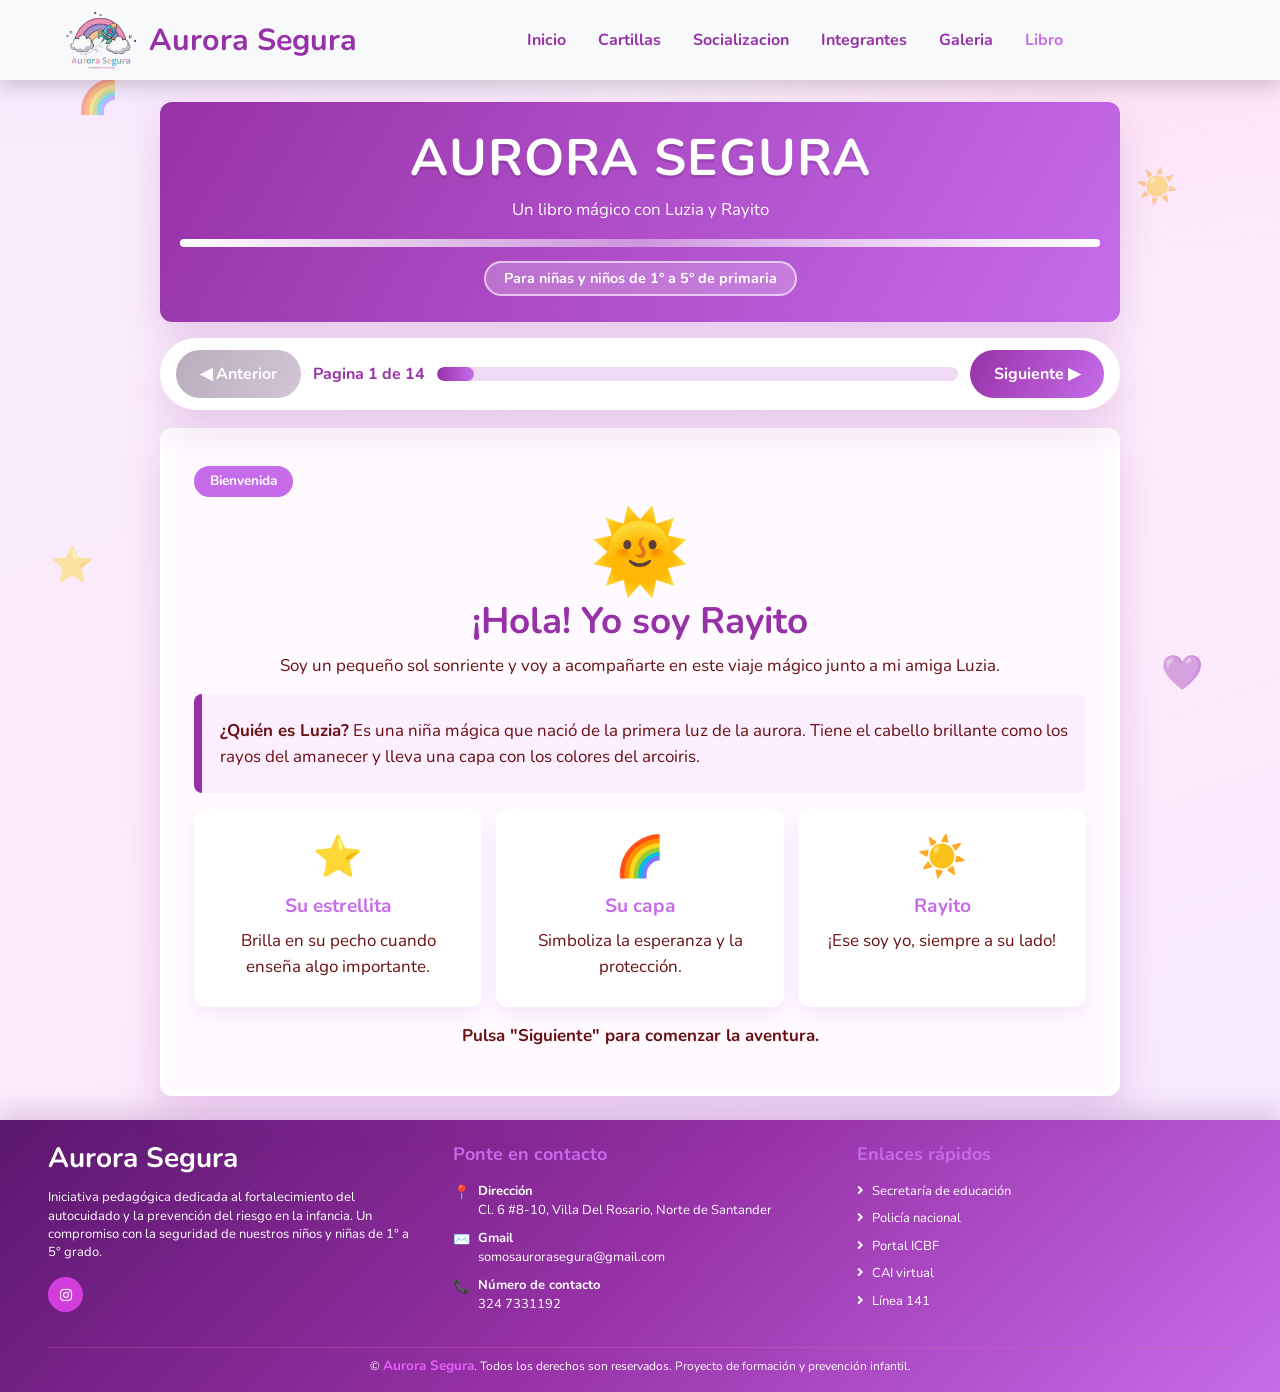
<file: libro.html>
<!DOCTYPE html>
<html lang="es">
<head>
      <link href="imglg/logo aurora.png" rel="icon">
<meta charset="UTF-8" />
<meta name="viewport" content="width=device-width, initial-scale=1.0" />
<title>Aurora Segura • Libro</title>

<!-- Bootstrap 4 CSS  -->
<link rel="stylesheet" href="https://cdn.jsdelivr.net/npm/bootstrap@4.6.2/dist/css/bootstrap.min.css" />
<!-- FontAwesome para iconos -->
<link rel="stylesheet" href="https://cdnjs.cloudflare.com/ajax/libs/font-awesome/5.15.4/css/all.min.css" />


<link rel="preconnect" href="https://fonts.googleapis.com" />
<link rel="preconnect" href="https://fonts.gstatic.com" crossorigin />
<link href="https://fonts.googleapis.com/css2?family=Nunito:wght@400;600;700;800&family=Handlee&display=swap" rel="stylesheet" />
<style>
  /* ===================== TOKENS  ===================== */
  :root{
    --primary:#c66cea;        
    --secondary:#9731a7;      
    --body-color:#691010;     
    --heading-color:#9731a7;  
    --font-body:'Nunito',sans-serif;
    --font-head:'Nunito',cursive;

    
    --green:#28a745;
    --yellow:#ffc107;
    --red:#dc3545;
    --paper:#fffaff;
    --paper-2:#fbeefe;
    --cloud:#ffffff;
    --shadow:0 18px 40px rgba(151,49,167,.18);
    --radius:12px;
  }

  *{box-sizing:border-box;margin:0;padding:0}
  html{background:#f7ecfb}
  body{
    font-family:var(--font-body);
    color:var(--body-color);
    line-height:1.5;
    min-height:100vh;
    background:
      radial-gradient(1200px 500px at 15% -10%, #f3d9ff 0%, transparent 60%),
      radial-gradient(1000px 500px at 90% 0%, #ffe0f3 0%, transparent 55%),
      linear-gradient(160deg,#f7ecfb 0%, #fdeafb 55%, #f3e6ff 100%);
  }
  h1,h2,h3,h4,h5{font-family:var(--font-head);color:var(--heading-color);font-weight:bold;line-height:1.2}

  /* ===================== NAVBAR DEL SITIO ===================== */
  .site-navbar-wrap{position:relative;z-index:20}
  .site-navbar-wrap .navbar-brand{display:flex;align-items:center;gap:10px}
  .site-navbar-wrap .navbar-brand span{
    font-family:var(--font-head);font-size:1.9rem;color:var(--secondary);line-height:1
  }
  .site-navbar-wrap .navbar-nav .nav-link{
    font-family:var(--font-body);font-weight:700;color:var(--secondary)!important;
    padding:.5rem 1rem;transition:color .2s
  }
  .site-navbar-wrap .navbar-nav .nav-link:hover,
  .site-navbar-wrap .navbar-nav .nav-link.active{color:var(--primary)!important}
  .site-navbar-wrap .dropdown-item{font-family:var(--font-body);font-weight:600;color:var(--secondary)}
  .site-navbar-wrap .dropdown-item:hover{background:var(--paper-2);color:var(--primary)}
  .site-navbar-wrap .btn-suggest{
    border:none;color:#fff;font-family:var(--font-body);font-weight:700;
    padding:.6rem 1.4rem;border-radius:30px;
    background:linear-gradient(120deg,var(--secondary),var(--primary));
    transition:transform .15s
  }
  .site-navbar-wrap .btn-suggest:hover{transform:translateY(-2px) scale(1.03);color:#fff}

  .book-page-wrap{padding:22px 14px 0}

  /* floating decorations */
  .sky-deco{position:fixed;inset:0;pointer-events:none;overflow:hidden;z-index:0}
  .sky-deco span{position:absolute;font-size:34px;opacity:.45;animation:float 9s ease-in-out infinite}
  .sky-deco span:nth-child(1){top:8%;left:6%}
  .sky-deco span:nth-child(2){top:18%;right:8%;animation-delay:1.2s}
  .sky-deco span:nth-child(3){top:60%;left:4%;animation-delay:2s}
  .sky-deco span:nth-child(4){top:72%;right:6%;animation-delay:.6s}
  .sky-deco span:nth-child(5){top:40%;right:14%;animation-delay:3s}
  @keyframes float{0%,100%{transform:translateY(0) rotate(-4deg)}50%{transform:translateY(-16px) rotate(6deg)}}

  /* ===================== HEADER ===================== */
  .book-shell{position:relative;z-index:1;max-width:960px;margin:0 auto}
  .masthead{
    text-align:center;color:#fff;padding:26px 20px;border-radius:var(--radius);
    background:linear-gradient(120deg,var(--secondary),var(--primary));
    box-shadow:var(--shadow);position:relative;overflow:hidden
  }
  .masthead h1{font-size:clamp(2rem,5vw,3.2rem);letter-spacing:1px;color:#fff;text-shadow:0 3px 0 rgba(0,0,0,.12)}
  .masthead p{font-size:1.05rem;opacity:.97;margin-top:6px}
  .rainbow-bar{height:8px;border-radius:20px;margin-top:14px;
    background:linear-gradient(90deg,#fff,rgba(255,255,255,.4),#fff)}
  .grade-badge{display:inline-block;background:rgba(255,255,255,.22);border:2px solid rgba(255,255,255,.6);
    padding:5px 18px;border-radius:30px;margin-top:14px;font-weight:700;font-size:.9rem;font-family:var(--font-body)}

  /* ===================== PROGRESS + NAV ===================== */
  .toolbar{
    position:sticky;top:8px;z-index:5;margin:16px auto;display:flex;align-items:center;gap:12px;
    background:var(--cloud);padding:12px 16px;border-radius:40px;box-shadow:var(--shadow);flex-wrap:wrap;justify-content:center
  }
  .nav-btn{
    border:none;cursor:pointer;font-weight:700;font-family:var(--font-body);color:#fff;
    padding:12px 24px;border-radius:30px;font-size:1rem;transition:transform .15s, filter .15s;
    background:linear-gradient(120deg,var(--secondary),var(--primary))
  }
  .nav-btn:hover{transform:translateY(-2px) scale(1.03)}
  .nav-btn:active{transform:scale(.96)}
  .nav-btn:disabled{filter:grayscale(.7);opacity:.45;cursor:not-allowed}
  .page-count{font-weight:700;color:var(--secondary);min-width:96px;text-align:center}
  .progress-track{flex:1 1 180px;height:14px;background:#efd9f5;border-radius:20px;overflow:hidden}
  .progress-fill{height:100%;width:0;border-radius:20px;transition:width .4s ease;
    background:linear-gradient(90deg,var(--secondary),var(--primary))}

  /* ===================== PAGES ===================== */
  .pages{position:relative;margin-top:18px}
  .page{
    display:none;background:var(--paper);border-radius:var(--radius);box-shadow:var(--shadow);
    padding:32px 28px;border:6px solid #fff;animation:pop .5s ease
  }
  .page.active{display:block}
  @keyframes pop{from{opacity:0;transform:translateY(18px) scale(.98)}to{opacity:1;transform:none}}

  .page h2{font-size:clamp(1.6rem,4vw,2.3rem);margin-bottom:6px;text-align:center;text-wrap:balance}
  .page h3{color:var(--primary);margin:18px 0 6px;font-size:1.5rem}
  .page h4{color:var(--secondary);margin:8px 0 4px;font-size:1.2rem}
  .page p{margin:10px 0;font-size:1.06rem}
  .page ul{margin:10px 0 10px 6px;list-style:none}
  .page li{position:relative;padding:6px 0 6px 34px;font-size:1.04rem}
  .page li::before{content:"\2b50";position:absolute;left:0;top:6px}
  .chapter-tag{display:inline-block;background:var(--primary);color:#fff;font-weight:700;font-family:var(--font-body);
    padding:5px 16px;border-radius:30px;font-size:.85rem;margin-bottom:10px}

  .hero-char{font-size:80px;text-align:center;line-height:1;margin:6px 0}
  .callout{background:var(--paper-2);border-left:8px solid var(--primary);border-radius:8px;padding:14px 18px;margin:16px 0}
  .callout.alt{border-left-color:var(--secondary)}
  .callout.green{border-left-color:var(--green)}
  .moraleja{background:linear-gradient(120deg,#fbeefe,#ffe6f6);border:3px dashed var(--primary);
    border-radius:12px;padding:16px 18px;margin-top:16px;font-weight:700;text-align:center}
  .moraleja b{color:var(--secondary)}

  .story-panel{background:#fff;border-radius:12px;padding:18px 20px;margin:12px 0;box-shadow:0 8px 18px rgba(151,49,167,.10)}
  .dialogue{font-style:italic;color:var(--secondary);font-weight:700}

  .card-grid{display:grid;grid-template-columns:repeat(auto-fit,minmax(210px,1fr));gap:14px;margin-top:14px}
  .mini-card{background:#fff;border-radius:12px;padding:18px;box-shadow:0 8px 18px rgba(198,108,234,.14);text-align:center}
  .mini-card .ico{font-size:40px}
  .mini-card h4{color:var(--primary);margin:8px 0 4px}

  /* ===================== ACTIVITIES ===================== */
  .activity-intro{text-align:center;background:linear-gradient(120deg,var(--primary),var(--secondary));
    color:#fff;border-radius:var(--radius);padding:30px;box-shadow:var(--shadow)}
  .activity-intro h2{color:#fff}

  .feedback{margin-top:12px;font-weight:700;text-align:center;min-height:24px;font-size:1.05rem}
  .feedback.good{color:var(--green)}
  .feedback.bad{color:var(--red)}

  /* semaforo activity */
  .sem-item{display:flex;align-items:center;gap:14px;background:var(--paper-2);border-radius:10px;padding:12px;margin:10px 0;flex-wrap:wrap}
  .sem-item .txt{flex:1 1 200px;font-size:1.02rem}
  .light-group{display:flex;gap:8px}
  .light{width:42px;height:42px;border-radius:50%;border:3px solid #e0c8ea;cursor:pointer;transition:transform .1s;background:#eee}
  .light:hover{transform:scale(1.12)}
  .light.green{background:var(--green)}
  .light.yellow{background:var(--yellow)}
  .light.red{background:var(--red)}
  .light.sel{box-shadow:0 0 0 4px rgba(151,49,167,.4);border-color:var(--secondary)}

  /* secrets sorting */
  .bins{display:grid;grid-template-columns:1fr 1fr;gap:14px;margin-top:14px}
  .bin{min-height:120px;border-radius:12px;padding:12px;border:3px dashed}
  .bin.good{border-color:var(--green);background:#eafaf0}
  .bin.bad{border-color:var(--red);background:#fdeaed}
  .bin h4{text-align:center;margin-bottom:8px}
  .token{background:#fff;border-radius:10px;padding:10px 12px;margin:8px 0;box-shadow:0 4px 10px rgba(0,0,0,.08);cursor:grab;font-size:.98rem}
  .token.dragging{opacity:.4}
  .token-pool{display:flex;flex-direction:column;gap:8px;margin-top:10px}

  /* caritas quiz */
  .quiz-q{background:var(--paper-2);border-radius:10px;padding:14px;margin:10px 0}
  .faces{display:flex;gap:12px;justify-content:center;margin-top:8px;flex-wrap:wrap}
  .face{font-size:40px;background:#fff;border:3px solid #e6d3f0;border-radius:50%;width:64px;height:64px;
    cursor:pointer;transition:transform .12s;line-height:1}
  .face:hover{transform:scale(1.12)}
  .face.sel{box-shadow:0 0 0 4px rgba(151,49,167,.45);border-color:var(--primary)}

  .check-btn{display:block;margin:16px auto 0;border:none;cursor:pointer;color:#fff;font-family:var(--font-body);font-weight:700;
    padding:12px 28px;border-radius:30px;font-size:1rem;background:linear-gradient(120deg,var(--secondary),var(--primary));transition:transform .15s}
  .check-btn:hover{transform:translateY(-2px) scale(1.03)}

  .finale{text-align:center;background:linear-gradient(120deg,var(--primary),var(--secondary));color:#fff;
    border-radius:var(--radius);padding:36px;box-shadow:var(--shadow)}
  .finale h2{color:#fff}
  .stars-earned{font-size:44px;margin-top:10px;min-height:50px}

  .book-note{text-align:center;margin-top:26px;color:#8a5a9a;font-size:.85rem}
  .book-note a{color:var(--secondary)}
  .sr-only{position:absolute;width:1px;height:1px;padding:0;margin:-1px;overflow:hidden;clip:rect(0,0,0,0);border:0}

  /* ===================== SITE FOOTER  ===================== */
.site-footer {
  background: linear-gradient(135deg, #5b176d, #9731a7, #c66cea);
  color: #fff;
  margin-top: 45px;
  padding: 42px 20px 18px;
  width: 100%;
  box-shadow: 0 -8px 25px rgba(91, 23, 109, .18);
}

.footer-grid {
  width: min(1140px, 100%);
  margin: 0 auto;
  display: grid;
  grid-template-columns: repeat(3, 1fr);
  gap: 32px;
}

.footer-col h3,
.site-footer h4 {
  color: #c66cea !important;
}
.footer-col h5 {
  color: #fff;
  margin-bottom: 14px;
  font-weight: 700;
}

.footer-col p,
.footer-col a {
  color: #f9eaff;
  font-size: .94rem;
  line-height: 1.6;
}

.footer-col a {
  text-decoration: none;
  transition: color .2s, padding-left .2s;
}

.footer-col a:hover {
  color: #fff;
  padding-left: 5px;
}

.footer-brand {
  color: #e463f5;
  font-family: 'Nunito', cursive;
  font-size: .85rem;
  text-decoration: none;
}

.socials {
  display: flex;
  gap: 10px;
  margin-top: 16px;
}

.socials a {
  width: 38px;
  height: 38px;
  display: grid;
  place-items: center;
  border: 1px solid rgba(255,255,255,.7);
  border-radius: 50%;
  color: #fff;
}

.socials a:hover {
  background: #fff;
  color: #9731a7;
}

.footer-bottom {
  max-width: 1140px;
  margin: 30px auto 0;
  padding-top: 18px;
  border-top: 1px solid rgba(255,255,255,.3);
  text-align: center;
  color: #f9eaff;
  font-size: .85rem;
}

@media (max-width: 768px) {
  .site-footer {
    padding: 32px 18px 16px;
  }

  .footer-grid {
    grid-template-columns: 1fr;
    gap: 24px;
  }

  .footer-col {
    text-align: center;
  }

  .socials {
    justify-content: center;
  }
}
</style>
</head>
<body>

<!-- ===================== NAVBAR DEL SITIO (inicio) ===================== -->
<div class="site-navbar-wrap container-fluid bg-light shadow">
  <nav class="navbar navbar-expand-lg bg-light navbar-light py-3 py-lg-0 px-0 px-lg-5">
    <a href="index.html" class="navbar-brand font-weight-bold">
    <img src="imglg/logo aurora.png " style="height:70px;">
      <span>Aurora Segura</span>
    </a>
    <button type="button" class="navbar-toggler" data-toggle="collapse" data-target="#navbarCollapse">
      <span class="navbar-toggler-icon"></span>
    </button>
    <div class="collapse navbar-collapse justify-content-between" id="navbarCollapse">
      <div class="navbar-nav font-weight-bold mx-auto py-0">
        <a href="index.html" class="nav-item nav-link">Inicio</a>
        <a href="about.html" class="nav-item nav-link">Cartillas</a>
        <a href="class.html" class="nav-item nav-link">Socializacion</a>
        <a href="team.html" class="nav-item nav-link">Integrantes</a>
        <a href="gallery.html" class="nav-item nav-link">Galeria</a>
        <a href="libro.html" class="nav-item nav-link active">Libro</a>
     
        <div class="nav-item dropdown">
          </div>
        </div>
      </div>
    </div>
  </nav>
</div>
<!-- Navbar End -->

<div class="sky-deco" aria-hidden="true">
  <span>&#127752;</span><span>&#9728;&#65039;</span><span>&#11088;</span><span>&#128156;</span><span>&#129419;</span>
</div>

<div class="book-page-wrap">
<div class="book-shell">
  <header class="masthead">
    <h1>AURORA SEGURA</h1>
    <p>Un libro m&aacute;gico con Luzia y Rayito</p>
    <div class="rainbow-bar"></div>
    <span class="grade-badge">Para ni&ntilde;as y ni&ntilde;os de 1&deg; a 5&deg; de primaria</span>
  </header>

  <nav class="toolbar" aria-label="Navegacion del libro">
    <button class="nav-btn" id="prevBtn">&#9664; Anterior</button>
    <span class="page-count" id="pageCount">P&aacute;gina 1</span>
    <div class="progress-track"><div class="progress-fill" id="progressFill"></div></div>
    <button class="nav-btn" id="nextBtn">Siguiente &#9654;</button>
  </nav>

  <main class="pages" id="pages">

    <!-- 1. Portada / Rayito -->
    <section class="page active">
      <span class="chapter-tag">Bienvenida</span>
      <div class="hero-char">&#127774;</div>
      <h2>&iexcl;Hola! Yo soy Rayito</h2>
      <p style="text-align:center">Soy un peque&ntilde;o sol sonriente y voy a acompa&ntilde;arte en este viaje m&aacute;gico junto a mi amiga Luzia.</p>
      <div class="callout alt">
        <p><b>&iquest;Qui&eacute;n es Luzia?</b> Es una ni&ntilde;a m&aacute;gica que naci&oacute; de la primera luz de la aurora. Tiene el cabello brillante como los rayos del amanecer y lleva una capa con los colores del arcoiris.</p>
      </div>
      <div class="card-grid">
        <div class="mini-card"><div class="ico">&#11088;</div><h4>Su estrellita</h4><p>Brilla en su pecho cuando ense&ntilde;a algo importante.</p></div>
        <div class="mini-card"><div class="ico">&#127752;</div><h4>Su capa</h4><p>Simboliza la esperanza y la protecci&oacute;n.</p></div>
        <div class="mini-card"><div class="ico">&#9728;&#65039;</div><h4>Rayito</h4><p>&iexcl;Ese soy yo, siempre a su lado!</p></div>
      </div>
      <p style="text-align:center;margin-top:16px"><b>Pulsa "Siguiente" para comenzar la aventura.</b></p>
    </section>

    <!-- 2. Cuento: El poder magico del NO -->
    <section class="page">
      <span class="chapter-tag">Cuento 1 &middot; Mi cuerpo es m&iacute;o</span>
      <div class="hero-char">&#128581;&#8205;&#9792;&#65039;</div>
      <h2>El poder m&aacute;gico del NO</h2>
      <div class="story-panel">
        <p>Un d&iacute;a, Luzia jugaba en el parque con Rayito. De repente, vieron a un ni&ntilde;o triste sentado en un columpio.</p>
        <p class="dialogue">&mdash;&iquest;Qu&eacute; te pasa? &mdash;pregunt&oacute; Luzia con dulzura.</p>
        <p class="dialogue">&mdash;Es que alguien me quiso tocar y no supe qu&eacute; hacer... &mdash;dijo el ni&ntilde;o en voz bajita.</p>
        <p>Rayito brill&oacute; fuerte y le respondi&oacute;:</p>
        <p class="dialogue">&mdash;&iexcl;Tu cuerpo es tuyo! Nadie puede hacerte sentir inc&oacute;modo.</p>
        <p>Luzia levant&oacute; su capa de arcoiris y ense&ntilde;&oacute; el poder m&aacute;gico del NO:</p>
        <p class="dialogue">&mdash;Cuando algo no te gusta, dilo fuerte: "&iexcl;NO!" y corre a cont&aacute;rselo a un adulto de confianza.</p>
        <p>El ni&ntilde;o practic&oacute;: <b>&mdash;&iexcl;NO!</b> &mdash;dijo con voz valiente. Todos aplaudieron. Desde ese d&iacute;a, supo que no estaba solo y que siempre deb&iacute;a contar lo que le pasaba.</p>
      </div>
      <div class="moraleja"><b>Moraleja:</b> Tu cuerpo es tuyo, respetalo, dilo sin miedo y siempre cu&eacute;ntalo a alguien de confianza.</div>
    </section>

    <!-- 3. Cuidar mi cuerpo -->
    <section class="page">
      <span class="chapter-tag">Aprendo a cuidarme</span>
      <h2>Reglas para cuidar mi cuerpo</h2>
      <p>Hay cosas que <b>nadie</b> puede hacer con tu cuerpo. Recuerda estas reglas m&aacute;gicas:</p>
      <ul>
        <li>Nadie puede obligarte a hacer cosas con tu cuerpo si t&uacute; no quieres.</li>
        <li>No deben tomarte fotos sin ropa o de tus partes privadas.</li>
        <li>No est&aacute; bien que te manden mensajes o fotos inadecuadas por celular, internet o redes sociales.</li>
        <li>Nadie debe decirte cosas feas sobre tu cuerpo ni hablarte de cosas privadas de adultos.</li>
        <li>Nadie debe hacerte tocar a otras personas de manera que no te gusta.</li>
      </ul>
      <div class="callout green">
        <p><b>El respeto</b> hace que todos nos sintamos <b>seguros y felices</b>. Si algo te hace sentir inc&oacute;modo, &iexcl;dilo y cu&eacute;ntalo!</p>
      </div>
    </section>

    <!-- 4. Pedir ayuda -->
    <section class="page">
      <span class="chapter-tag">Pido ayuda</span>
      <div class="hero-char">&#129309;</div>
      <h2>Aprender a pedir ayuda</h2>
      <p>Si algo te hace sentir mal, o ves que maltratan a alguien, <b>cu&eacute;ntaselo a un adulto de confianza</b>: tu maestra, mam&aacute;, pap&aacute; u otra persona que te cuide.</p>
      <div class="callout">
        <p><b>No guardes silencio.</b> Siempre hay alguien que puede ayudarte.</p>
      </div>
      <h3>Secretos buenos y secretos malos</h3>
      <div class="card-grid">
        <div class="mini-card"><div class="ico">&#128516;</div><h4>Secretos buenos</h4><p>Te hacen sentir feliz, como una sorpresa de cumplea&ntilde;os. &iexcl;Puedes guardarlos!</p></div>
        <div class="mini-card"><div class="ico">&#128543;</div><h4>Secretos malos</h4><p>Te ponen triste, con miedo o inc&oacute;modo. &iexcl;Debes contarlos a un adulto de confianza!</p></div>
      </div>
    </section>

    <!-- 5. Respeto e igualdad -->
    <section class="page">
      <span class="chapter-tag">Cartilla 2 &middot; Todos merecemos respeto</span>
      <h2>&iquest;Qu&eacute; es el respeto?</h2>
      <div class="card-grid">
        <div class="mini-card"><div class="ico">&#128157;</div><h4>Tratar bien</h4><p>A todos, sin importar si son ni&ntilde;os o ni&ntilde;as.</p></div>
        <div class="mini-card"><div class="ico">&#128066;</div><h4>Escuchar</h4><p>Compartir y ayudar a los dem&aacute;s.</p></div>
        <div class="mini-card"><div class="ico">&#128683;</div><h4>No burlarse</h4><p>Ni excluir a nadie de los juegos.</p></div>
      </div>
      <h3>Los ni&ntilde;os y las ni&ntilde;as somos iguales en derechos</h3>
      <p>Todos podemos jugar, estudiar y expresar emociones. Podemos hacer lo que nos gusta sin importar si somos ni&ntilde;os o ni&ntilde;as.</p>
      <div class="callout alt">
        <p>Evita frases como <i>"las ni&ntilde;as no hacen eso"</i> o <i>"eso es solo para ni&ntilde;os"</i>. La violencia de g&eacute;nero ocurre cuando alguien maltrata, excluye o se burla solo porque la otra persona es ni&ntilde;o o ni&ntilde;a. <b>&iexcl;La violencia nunca est&aacute; bien!</b></p>
      </div>
    </section>

    <!-- 6. Cuento: Rosa Caramelo -->
    <section class="page">
      <span class="chapter-tag">Cuento 2 &middot; Ser t&uacute; misma</span>
      <div class="hero-char">&#128024;</div>
      <h2>Rosa Caramelo</h2>
      <div class="story-panel">
        <p>En un pa&iacute;s de elefantes, las elefantas ten&iacute;an la piel rosa caramelo porque solo com&iacute;an flores amargas y llevaban lazos, collares y zapatitos rosados. Mientras tanto, los elefantes jugaban libres en la sabana, corr&iacute;an y se ba&ntilde;aban en el r&iacute;o.</p>
        <p>Pero hab&iacute;a una elefantita diferente: <b>Margarita</b>. Aunque com&iacute;a flores, nunca se puso rosada. Sus pap&aacute;s se enojaban, pero ella segu&iacute;a siendo gris.</p>
        <p>Un d&iacute;a, Margarita se cans&oacute;. Se quit&oacute; todo lo rosa y fue a jugar al campo, a comer frutas y a revolcarse en el barro. &iexcl;Estaba feliz y libre! Las otras elefantitas la miraron y, una a una, decidieron seguirla. Desde entonces, elefantes y elefantas jugaron juntos, iguales y felices.</p>
      </div>
      <div class="moraleja"><b>Moraleja:</b> No debemos cambiar para agradar a los dem&aacute;s. Cada uno es especial tal como es, y todos merecemos ser libres e iguales.</div>
    </section>

    <!-- 7. Cuento: Arturo y Clementina -->
    <section class="page">
      <span class="chapter-tag">Cuento 3 &middot; Mis sue&ntilde;os importan</span>
      <div class="hero-char">&#128034;</div>
      <h2>Arturo y Clementina</h2>
      <div class="story-panel">
        <p>Dos tortugas j&oacute;venes, Arturo y Clementina, se conocieron y comenzaron a vivir juntos. Clementina era alegre y so&ntilde;adora: quer&iacute;a viajar, tocar la flauta y pintar flores. Pero Arturo le dec&iacute;a que sus ideas eran tontas.</p>
        <p>En vez de ayudarla, Arturo le pon&iacute;a cosas pesadas sobre el caparaz&oacute;n: un tocadiscos, cuadros, floreros, libros... Poco a poco, la casa de Clementina se volvi&oacute; tan pesada que apenas pod&iacute;a moverse. Ella se sent&iacute;a triste y atrapada.</p>
        <p>Un d&iacute;a de primavera, Clementina dio un paseo sola y sinti&oacute; tanta alegr&iacute;a al moverse libre que decidi&oacute; marcharse. Al fin libre, pudo viajar, tocar m&uacute;sica y pintar hermosos paisajes, viviendo feliz a su manera.</p>
      </div>
      <div class="moraleja"><b>Moraleja:</b> No permitas que alguien corte tus alas ni apague tus sue&ntilde;os. Todos merecemos ser libres y encontrar nuestra propia felicidad.</div>
    </section>

    <!-- 8. Cuento: Luzia y la magia del respeto -->
    <section class="page">
      <span class="chapter-tag">Cuento 4 &middot; Igualdad al jugar</span>
      <div class="hero-char">&#9917;</div>
      <h2>Luzia y la magia del respeto</h2>
      <div class="story-panel">
        <p>Luzia y Rayito jugaban en el colegio cuando vieron a una ni&ntilde;a triste sentada sola en el patio.</p>
        <p class="dialogue">&mdash;No me dejaron jugar f&uacute;tbol porque dijeron que "es solo para ni&ntilde;os" &mdash;respondi&oacute; la ni&ntilde;a.</p>
        <p>Rayito brill&oacute; fuerte y dijo:</p>
        <p class="dialogue">&mdash;Eso es violencia de g&eacute;nero. Todos tenemos derecho a jugar lo que nos gusta.</p>
        <p>Luzia levant&oacute; su capa de arcoiris y mostr&oacute; el poder de la igualdad:</p>
        <p class="dialogue">&mdash;Nadie puede limitarte por ser ni&ntilde;a o ni&ntilde;o. El respeto significa que todos valemos lo mismo.</p>
        <p>La ni&ntilde;a sonri&oacute;: <b>&mdash;&iexcl;Yo tambi&eacute;n puedo jugar f&uacute;tbol!</b> Los dem&aacute;s ni&ntilde;os se unieron a ella. Desde ese d&iacute;a aprendieron que el respeto y la igualdad hacen los juegos m&aacute;s divertidos.</p>
      </div>
      <div class="moraleja"><b>Moraleja:</b> Todos merecemos respeto e igualdad, sin importar si somos ni&ntilde;os o ni&ntilde;as.</div>
    </section>

    <!-- 9. Quien me protege -->
    <section class="page">
      <span class="chapter-tag">Mi red de protecci&oacute;n</span>
      <div class="hero-char">&#128737;&#65039;</div>
      <h2>&iquest;Qui&eacute;n me protege?</h2>
      <p style="text-align:center">Siempre hay personas y lugares seguros a los que puedes acudir si algo te hace sentir mal.</p>
      <div class="card-grid">
        <div class="mini-card"><div class="ico">&#128105;&#8205;&#128103;</div><h4>Mam&aacute; o pap&aacute;</h4></div>
        <div class="mini-card"><div class="ico">&#128105;&#8205;&#127979;</div><h4>Mi maestra</h4></div>
        <div class="mini-card"><div class="ico">&#127973;</div><h4>El centro de salud</h4></div>
        <div class="mini-card"><div class="ico">&#128110;</div><h4>La polic&iacute;a</h4></div>
      </div>
      <div class="callout green" style="margin-top:16px">
        <p style="text-align:center;font-size:1.15rem"><b>"Si algo me hace sentir mal, yo puedo pedir ayuda. Siempre hay alguien que me protege."</b></p>
      </div>
      <p style="text-align:center;margin-top:16px"><b>&iexcl;Ahora vienen las actividades interactivas! Pulsa "Siguiente".</b></p>
    </section>

    <!-- 10. Actividad Intro -->
    <section class="page">
      <div class="activity-intro">
        <div class="hero-char">&#127918;</div>
        <h2>&iexcl;Hora de jugar y aprender!</h2>
        <p>Luzia y Rayito prepararon <b>3 actividades m&aacute;gicas</b> para ti. Compl&eacute;talas y gana estrellas.</p>
      </div>
    </section>

    <!-- 11. Actividad 1: Semaforo del cuerpo -->
    <section class="page">
      <span class="chapter-tag">Actividad 1</span>
      <h2>El sem&aacute;foro del cuerpo</h2>
      <p>Elige el color correcto para cada situaci&oacute;n:</p>
      <p style="font-size:.95rem">Verde: seguro y con respeto &middot; Amarillo: solo si yo quiero y digo que s&iacute; &middot; Rojo: nadie puede, mis partes privadas</p>
      <div id="semList"></div>
      <button class="check-btn" id="semCheck">Comprobar respuestas</button>
      <div class="feedback" id="semFeedback" role="status"></div>
    </section>

    <!-- 12. Actividad 2: Secretos -->
    <section class="page">
      <span class="chapter-tag">Actividad 2</span>
      <h2>El juego de los secretos</h2>
      <p>Arrastra cada tarjeta a la caja correcta: <b>secretos buenos</b> (los puedo guardar) o <b>secretos malos</b> (los debo contar).</p>
      <div class="token-pool" id="secretPool"></div>
      <div class="bins">
        <div class="bin good" data-bin="good"><h4>Secretos buenos</h4></div>
        <div class="bin bad" data-bin="bad"><h4>Secretos malos</h4></div>
      </div>
      <button class="check-btn" id="secretCheck">Comprobar respuestas</button>
      <div class="feedback" id="secretFeedback" role="status"></div>
    </section>

    <!-- 13. Actividad 3: Caritas -->
    <section class="page">
      <span class="chapter-tag">Actividad 3</span>
      <h2>Se&ntilde;ales de alerta</h2>
      <p>Elige la carita que muestra c&oacute;mo te har&iacute;a sentir cada situaci&oacute;n:</p>
      <p style="font-size:.95rem">Feliz: seguro y contento &middot; Seria: me confunde o dudo &middot; Triste: miedo, incomodidad o dolor</p>
      <div id="quizList"></div>
      <button class="check-btn" id="quizCheck">Comprobar respuestas</button>
      <div class="feedback" id="quizFeedback" role="status"></div>
    </section>

    <!-- 14. Finale -->
    <section class="page">
      <div class="finale">
        <div class="hero-char">&#127752;</div>
        <h2>&iexcl;Lo lograste!</h2>
        <p>Ahora conoces el poder m&aacute;gico del <b>NO</b>, el valor del <b>respeto</b> y sabes que siempre puedes <b>pedir ayuda</b>.</p>
        <div class="stars-earned" id="starsEarned">&#11088;</div>
        <p style="margin-top:12px"><b>Recuerda:</b> tu cuerpo es tuyo, todos somos iguales y siempre hay alguien que te protege.</p>
      </div>
      <p class="book-note">
        Proyecto <b>Aurora Segura</b> &middot; Prevenci&oacute;n de la violencia de g&eacute;nero y sexual en la infancia.<br/>
        Basado en las cartillas Aurora Segura (referencias: ICBF y adaptaciones de "Rosa Caramelo" y "Arturo y Clementina" de Adela Turin).
      </p>
    </section>

  </main>
</div>
</div>

<!-- ===================== FOOTER DEL SITIO ===================== -->
<!-- Footer Start -->
<footer class="site-footer container-fluid text-white mt-4 py-3 px-sm-3 px-md-5">
      <div class="row pt-2">

        <div class="col-lg-4 col-md-6 mb-3">
            <a href="#" class="navbar-brand font-weight-bold text-primary m-0 mb-3 p-0" style="font-size: 28px; line-height: 28px;">
                <i class="flaticon-043-teddy-bear"></i>
                <span class="text-white">Aurora Segura</span>
            </a>
            <p class="mb-3" style="font-size: 13px; line-height: 1.4;">
                Iniciativa pedag&oacute;gica dedicada al fortalecimiento del autocuidado y la prevenci&oacute;n del riesgo en la infancia. Un compromiso con la seguridad de nuestros ni&ntilde;os y ni&ntilde;as de 1&deg; a 5&deg; grado.
            </p>
            <div class="d-flex justify-content-start mt-3">
                <a class="btn rounded-circle text-center text-white mr-2 px-0 d-inline-flex align-items-center justify-content-center"
                   style="width: 35px; height: 35px; background-color: #d23edc; font-size: 14px;"
                   href="https://www.instagram.com/aurora_seguraa/"
                   target="_blank" rel="noopener"
                   aria-label="Instagram de Aurora Segura">
                    <i class="fab fa-instagram"></i>
                </a>
            </div>
        </div>

        <div class="col-lg-4 col-md-6 mb-3">
            <h4 class="text-primary mb-3" style="font-size: 18px;">Ponte en contacto</h4>
            <div class="d-flex mb-2">
                <span class="ico" style="font-size: 14px;">&#128205;</span>
                <div class="pl-2">
                    <strong class="text-white d-block" style="font-size: 13px;">Direcci&oacute;n</strong>
                    <p class="m-0" style="font-size: 13px;">Cl. 6 #8-10, Villa Del Rosario, Norte de Santander</p>
                </div>
            </div>
            <div class="d-flex mb-2">
                <span class="ico" style="font-size: 14px;">&#9993;&#65039;</span>
                <div class="pl-2">
                    <strong class="text-white d-block" style="font-size: 13px;">Gmail</strong>
                    <p class="m-0" style="font-size: 13px;">somosaurorasegura@gmail.com</p>
                </div>
            </div>
            <div class="d-flex mb-2">
                <span class="ico" style="font-size: 14px;">&#128222;</span>
                <div class="pl-2">
                    <strong class="text-white d-block" style="font-size: 13px;">N&uacute;mero de contacto</strong>
                    <p class="m-0" style="font-size: 13px;">324 7331192</p>
                </div>
            </div>
        </div>

        <div class="col-lg-4 col-md-6 mb-3">
            <h4 class="text-primary mb-3" style="font-size: 18px;">Enlaces r&aacute;pidos</h4>
            <div class="d-flex flex-column justify-content-start" style="font-size: 13px;">
                <a class="text-white mb-2" href="http://www.sednortedesantander.gov.co/"><i class="fa fa-angle-right mr-2"></i>Secretar&iacute;a de educaci&oacute;n</a>
                <a class="text-white mb-2" href="https://www.policia.gov.co/"><i class="fa fa-angle-right mr-2"></i>Polic&iacute;a nacional</a>
                <a class="text-white mb-2" href="https://www.icbf.gov.co/"><i class="fa fa-angle-right mr-2"></i>Portal ICBF</a>
                <a class="text-white mb-2" href="https://caivirtual.policia.gov.co/"><i class="fa fa-angle-right mr-2"></i>CAI virtual</a>
                <a class="text-white mb-2" href="https://www.icbf.gov.co/noticias/linea-141"><i class="fa fa-angle-right mr-2"></i>L&iacute;nea 141</a>
            </div>
        </div>

    </div>

    <div class="w-100 pt-2 mt-2" style="border-top: 1px solid rgba(236, 101, 162, 0.3);">
        <p class="m-0 text-center text-white" style="font-size: 12px;">
            &copy; <a class="footer-brand font-weight-bold" href="index.html">Aurora Segura</a>. Todos los derechos son reservados. Proyecto de formaci&oacute;n y prevenci&oacute;n infantil.
        </p>
    </div>
</footer>

<script src="https://code.jquery.com/jquery-3.5.1.slim.min.js"></script>
<script src="https://cdn.jsdelivr.net/npm/bootstrap@4.6.2/dist/js/bootstrap.bundle.min.js"></script>

<script>
  /* ============ NAVEGACION ============ */
  const pages=[...document.querySelectorAll('.page')];
  const prevBtn=document.getElementById('prevBtn');
  const nextBtn=document.getElementById('nextBtn');
  const pageCount=document.getElementById('pageCount');
  const progressFill=document.getElementById('progressFill');
  let idx=0;

  function render(){
    pages.forEach((p,i)=>p.classList.toggle('active',i===idx));
    pageCount.textContent='Pagina '+(idx+1)+' de '+pages.length;
    progressFill.style.width=((idx+1)/pages.length*100)+'%';
    prevBtn.disabled=idx===0;
    nextBtn.disabled=idx===pages.length-1;
    window.scrollTo({top:0,behavior:'smooth'});
  }
  prevBtn.onclick=()=>{if(idx>0){idx--;render();}};
  nextBtn.onclick=()=>{if(idx<pages.length-1){idx++;render();}};
  document.addEventListener('keydown',e=>{
    if(e.key==='ArrowRight')nextBtn.click();
    if(e.key==='ArrowLeft')prevBtn.click();
  });
  render();

  /* ============ ACTIVIDAD 1: SEMAFORO ============ */
  const semData=[
    {t:'Un abrazo carinoso de mi familia',a:'green'},
    {t:'Un amigo quiere darme la mano para saludar',a:'yellow'},
    {t:'Alguien quiere tocar mis partes privadas',a:'red'},
    {t:'Jugar y reir con mis companeros',a:'green'},
    {t:'Alguien quiere tomarme una foto sin ropa',a:'red'},
  ];
  const semList=document.getElementById('semList');
  semData.forEach((it,i)=>{
    const row=document.createElement('div');row.className='sem-item';
    row.innerHTML='<span class="txt">'+it.t+'</span>'+
      '<div class="light-group" data-i="'+i+'">'+
        '<button class="light green" data-c="green" aria-label="Verde"></button>'+
        '<button class="light yellow" data-c="yellow" aria-label="Amarillo"></button>'+
        '<button class="light red" data-c="red" aria-label="Rojo"></button>'+
      '</div>';
    semList.appendChild(row);
  });
  semList.querySelectorAll('.light-group').forEach(g=>{
    g.querySelectorAll('.light').forEach(b=>{
      b.onclick=()=>{g.querySelectorAll('.light').forEach(x=>x.classList.remove('sel'));b.classList.add('sel');g.dataset.pick=b.dataset.c;};
    });
  });
  document.getElementById('semCheck').onclick=()=>{
    let ok=0,ans=0;
    semList.querySelectorAll('.light-group').forEach((g,i)=>{
      if(g.dataset.pick){ans++;if(g.dataset.pick===semData[i].a)ok++;}
    });
    const f=document.getElementById('semFeedback');
    if(ans<semData.length){f.className='feedback bad';f.textContent='Responde todas las situaciones.';return;}
    if(ok===semData.length){f.className='feedback good';f.textContent='Perfecto! Conoces muy bien el semaforo del cuerpo.';markStar('a1');}
    else{f.className='feedback bad';f.textContent='Acertaste '+ok+' de '+semData.length+'. Intentalo de nuevo!';}
  };

  /* ============ ACTIVIDAD 2: SECRETOS ============ */
  const secretData=[
    {t:'Preparar una sorpresa de cumpleanos',a:'good'},
    {t:'Hacer una tarjeta para mama',a:'good'},
    {t:'Un regalo para un amigo',a:'good'},
    {t:'Un companero me obliga a algo que no quiero',a:'bad'},
    {t:'Alguien me pide guardar toques o juegos incomodos',a:'bad'},
    {t:'Un adulto me amenaza si hablo',a:'bad'},
  ];
  const pool=document.getElementById('secretPool');
  const shuffled=[...secretData].sort(()=>Math.random()-0.5);
  shuffled.forEach((it,i)=>{
    const t=document.createElement('div');t.className='token';t.draggable=true;t.textContent=it.t;
    t.dataset.answer=it.a;t.id='tok'+i;
    pool.appendChild(t);
  });
  let dragged=null;
  document.querySelectorAll('.token').forEach(t=>{
    t.addEventListener('dragstart',()=>{dragged=t;t.classList.add('dragging');});
    t.addEventListener('dragend',()=>{t.classList.remove('dragging');});
  });
  [pool,...document.querySelectorAll('.bin')].forEach(zone=>{
    zone.addEventListener('dragover',e=>e.preventDefault());
    zone.addEventListener('drop',e=>{e.preventDefault();if(dragged)zone.appendChild(dragged);});
  });
  document.getElementById('secretCheck').onclick=()=>{
    const f=document.getElementById('secretFeedback');
    if(pool.querySelector('.token')){f.className='feedback bad';f.textContent='Arrastra todas las tarjetas a una caja.';return;}
    let ok=0;
    document.querySelectorAll('.bin').forEach(bin=>{
      bin.querySelectorAll('.token').forEach(tok=>{if(tok.dataset.answer===bin.dataset.bin)ok++;});
    });
    if(ok===secretData.length){f.className='feedback good';f.textContent='Excelente! Ya sabes que secretos contar.';markStar('a2');}
    else{f.className='feedback bad';f.textContent='Acertaste '+ok+' de '+secretData.length+'. Sigue intentando!';}
  };

  /* ============ ACTIVIDAD 3: CARITAS ============ */
  const quizData=[
    {t:'Mi familia me abraza y me cuida',a:'happy'},
    {t:'Alguien me dice cosas feas sobre mi cuerpo',a:'sad'},
    {t:'No se si un juego esta bien o no',a:'serious'},
    {t:'Juego libre y contento en el parque',a:'happy'},
    {t:'Alguien me pide guardar un secreto que me da miedo',a:'sad'},
  ];
  const faces=[{k:'happy',e:'\uD83D\uDE0A'},{k:'serious',e:'\uD83D\uDE10'},{k:'sad',e:'\uD83D\uDE22'}];
  const quizList=document.getElementById('quizList');
  quizData.forEach((q,i)=>{
    const box=document.createElement('div');box.className='quiz-q';
    let faceHtml='';
    faces.forEach(f=>{faceHtml+='<button class="face" data-k="'+f.k+'" aria-label="'+f.k+'">'+f.e+'</button>';});
    box.innerHTML='<b>'+(i+1)+'. '+q.t+'</b><div class="faces" data-i="'+i+'">'+faceHtml+'</div>';
    quizList.appendChild(box);
  });
  quizList.querySelectorAll('.faces').forEach(g=>{
    g.querySelectorAll('.face').forEach(b=>{
      b.onclick=()=>{g.querySelectorAll('.face').forEach(x=>x.classList.remove('sel'));b.classList.add('sel');g.dataset.pick=b.dataset.k;};
    });
  });
  document.getElementById('quizCheck').onclick=()=>{
    let ok=0,ans=0;
    quizList.querySelectorAll('.faces').forEach((g,i)=>{
      if(g.dataset.pick){ans++;if(g.dataset.pick===quizData[i].a)ok++;}
    });
    const f=document.getElementById('quizFeedback');
    if(ans<quizData.length){f.className='feedback bad';f.textContent='Elige una carita para cada situacion.';return;}
    if(ok===quizData.length){f.className='feedback good';f.textContent='Increible! Sabes reconocer tus emociones.';markStar('a3');}
    else{f.className='feedback bad';f.textContent='Acertaste '+ok+' de '+quizData.length+'. Piensalo otra vez!';}
  };

  /* ============ ESTRELLAS ============ */
  const stars={a1:false,a2:false,a3:false};
  function markStar(k){stars[k]=true;const n=Object.values(stars).filter(Boolean).length;
    document.getElementById('starsEarned').textContent='\u2b50'.repeat(n)||'\u2b50';}
</script>
</body>
</html>
</file>
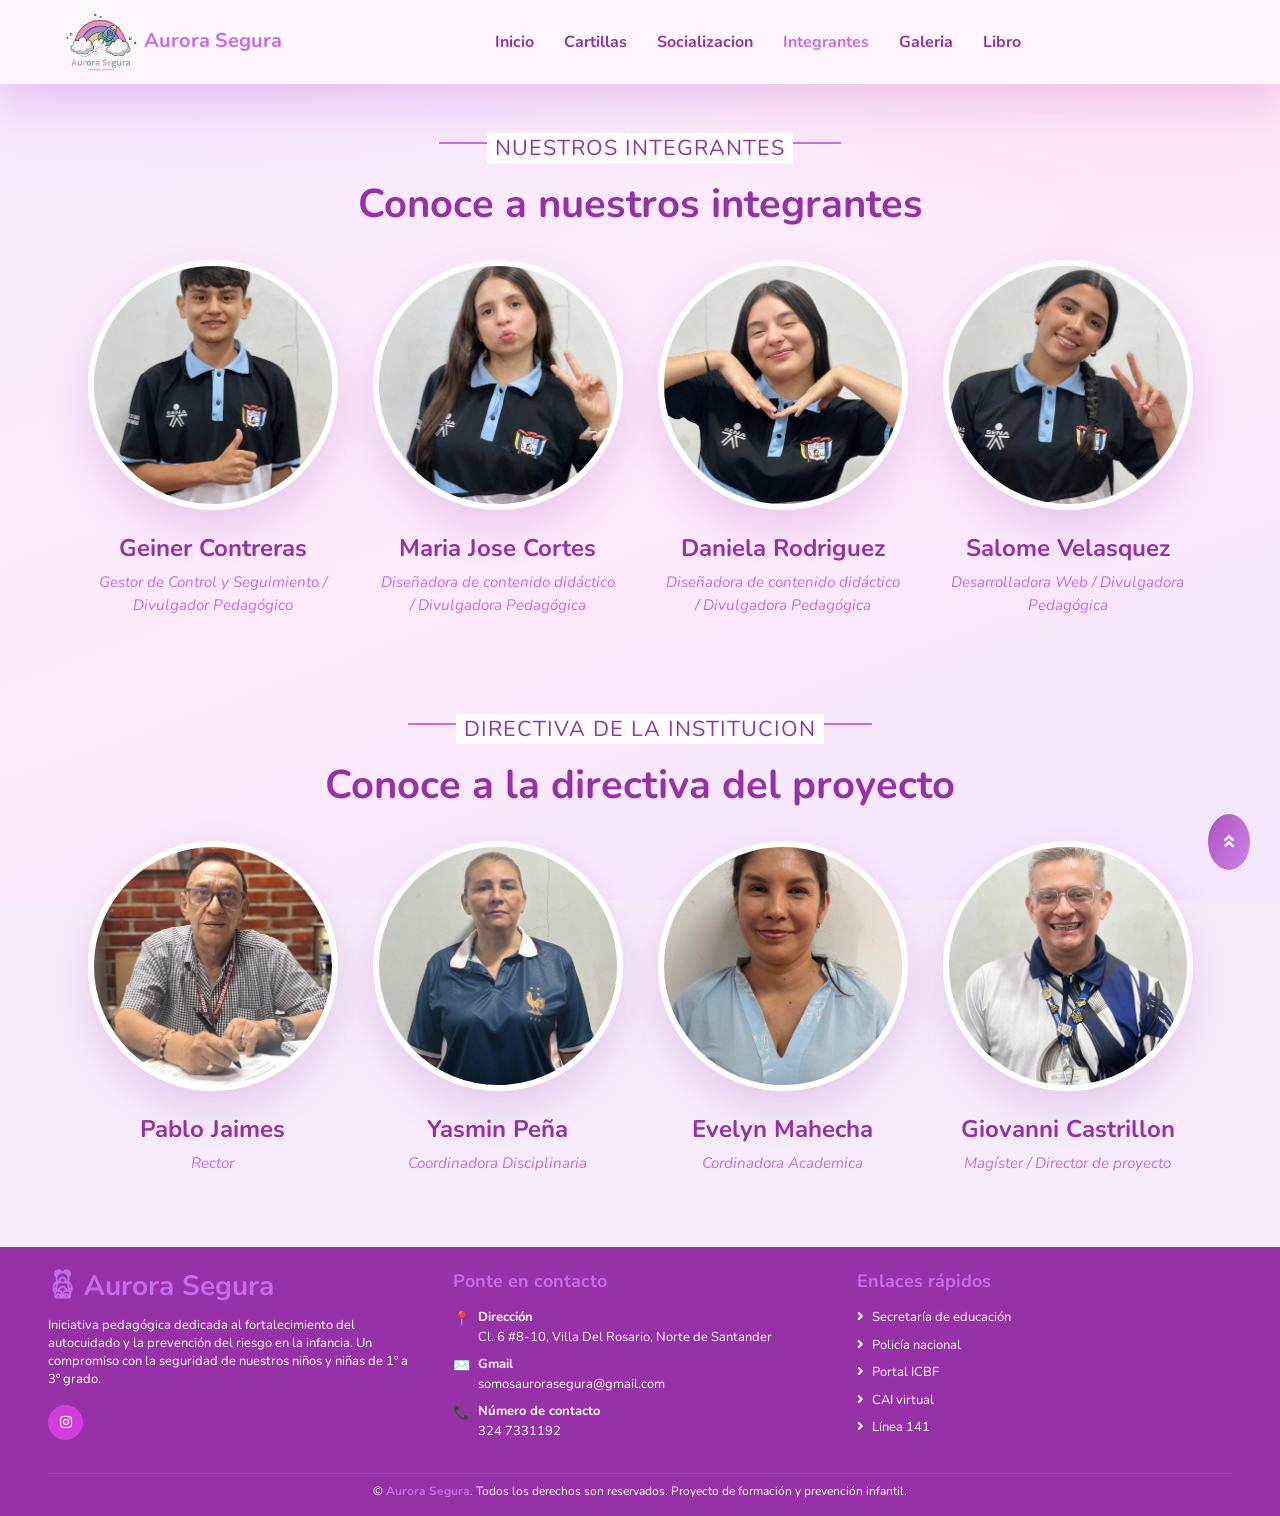
<file: team.html>
<!DOCTYPE html>
<html lang="en">

<head>
    <meta charset="utf-8">
    <title>Aurora Segura • Integrantes </title>
    <meta content="width=device-width, initial-scale=1.0" name="viewport">
    <meta content="Free HTML Templates" name="keywords">
    <meta content="Free HTML Templates" name="description">

    <!-- Favicon -->
<link href="imglg/logo aurora.png" rel="icon">

    <!-- Google Web Fonts -->
    <link rel="preconnect" href="https://fonts.gstatic.com">
    <link href="https://fonts.googleapis.com/css2?family=Handlee&family=Nunito&display=swap" rel="stylesheet">

    <!-- Font Awesome -->
    <link href="https://cdnjs.cloudflare.com/ajax/libs/font-awesome/5.10.0/css/all.min.css" rel="stylesheet">

    <!-- Flaticon Font -->
    <link href="lib/flaticon/font/flaticon.css" rel="stylesheet">

    <!-- Libraries Stylesheet -->
    <link href="lib/owlcarousel/assets/owl.carousel.min.css" rel="stylesheet">
    <link href="lib/lightbox/css/lightbox.min.css" rel="stylesheet">

    <!-- Customized Bootstrap Stylesheet -->
    <link href="css/style.css" rel="stylesheet">
    <link href="https://fonts.googleapis.com/css2?family=Nunito:wght@400;600;700;800&family=Handlee&display=swap" rel="stylesheet">
<style>
/* ---------- TOKENS (mismos valores que libro.html) ---------- */
:root{
  --as-primary:#c66cea;
  --as-secondary:#9731a7;
  --as-body:#691010;
  --as-paper:#fffaff;
  --as-paper-2:#fbeefe;
  --as-shadow:0 18px 40px rgba(151,49,167,.18);
  --as-grad:linear-gradient(120deg,#9731a7,#c66cea);
}

/* ---------- BASE ---------- */
html{background:#f7ecfb}
body{
  font-family:'Nunito',sans-serif;color:var(--as-body);line-height:1.5;
  background:
    radial-gradient(1200px 500px at 15% -10%,#f3d9ff 0,transparent 60%),
    radial-gradient(1000px 500px at 90% 0,#ffe0f3 0,transparent 55%),
    linear-gradient(160deg,#f7ecfb 0%,#fdeafb 55%,#f3e6ff 100%);
  background-attachment:fixed;
}
h1,h2,h3,h4,h5,h6{font-family:'Nunito',cursive;color:var(--as-secondary);font-weight:700;line-height:1.2}
p,li,i,span{font-family:'Nunito',sans-serif}

/* ---------- UTILIDADES BOOTSTRAP RECOLOREADAS ---------- */
.bg-primary{background:var(--as-grad)!important}
.bg-secondary{background:var(--as-secondary)!important}
.bg-light{background:#fdf6ff!important}
.text-secondary{color:var(--as-secondary)!important}
.bg-primary h1,.bg-primary h2,.bg-primary h3,.bg-primary h4,.bg-primary p,
.bg-secondary h5,.bg-secondary p,.text-white{color:#fff!important}
.text-primary{color:var(--as-primary)!important}
a.text-primary:hover{color:var(--as-secondary)!important}
.border-top{border-top:5px solid var(--as-primary)!important}
.shadow,.shadow-sm{box-shadow:var(--as-shadow)!important}

/* ---------- BOTONES ---------- */
.btn-primary{background:var(--as-grad);border:none;color:#fff;border-radius:30px;font-weight:700;transition:transform .15s}
.btn-primary:hover,.btn-primary:focus{background:var(--as-grad);color:#fff;transform:translateY(-2px) scale(1.02);box-shadow:none}
.btn-outline-primary{color:var(--as-secondary);border:2px solid var(--as-primary);border-radius:30px;font-weight:700}
.btn-outline-primary:hover,.btn-outline-primary.active{background:var(--as-primary);border-color:var(--as-primary);color:#fff}
.btn-outline-light:hover{background:#fff;color:var(--as-secondary)}
.back-to-top{background:var(--as-grad)!important;border:none;border-radius:50%}

/* ---------- NAVBAR ---------- */
.navbar-light .navbar-nav .nav-link{font-family:'Nunito',sans-serif;font-weight:700;color:var(--as-secondary)!important;transition:color .2s}
.navbar-light .navbar-nav .nav-link:hover,
.navbar-light .navbar-nav .nav-link.active{color:var(--as-primary)!important}
.navbar-brand span{font-family:'Nunito',cursive;color:var(--as-primary)!important}
.navbar-brand img{border-radius:12px}

/* ---------- TITULOS DE SECCION ---------- */
.section-title{color:var(--as-secondary)}
.section-title span{color:var(--as-secondary);font-family:'Nunito',cursive;font-size:1.35rem}
.section-title::before,.section-title::after{background:var(--as-primary)!important;border-color:var(--as-primary)!important}
.bg-primary h3.display-3{text-shadow:0 3px 0 rgba(0,0,0,.12)}

/* ---------- TARJETAS DE INTEGRANTES ---------- */
.team .position-relative{
  border:6px solid #fff!important;box-shadow:var(--as-shadow);
  transition:transform .25s,box-shadow .25s;
}
.team:hover .position-relative{
  transform:translateY(-8px);box-shadow:0 22px 45px rgba(151,49,167,.28);
}
.team img{aspect-ratio:1/1;object-fit:cover}
.team h4{color:var(--as-secondary);margin-top:6px}
.team i{color:var(--as-primary);font-family:'Nunito',sans-serif;font-size:.95rem;display:block;padding:0 8px}
.team .team-social{
  background:rgba(151,49,167,.78)!important;border-radius:100%;
  opacity:0;transition:opacity .3s;
}
.team:hover .team-social{opacity:1}
.team .team-social .btn{border-radius:50%;border-width:2px}

/* ---------- FOOTER ---------- */
.bg-secondary .form-control{border-radius:8px;font-family:'Nunito',sans-serif}
.bg-secondary .btn-primary{background:#fff;color:var(--as-secondary)}
.bg-secondary .btn-primary:hover{background:#fff;color:var(--as-secondary);filter:brightness(.95)}
.bg-secondary a.text-white:hover{color:#f0c4f7!important}
</style>

</head>

<body>
    <!-- Navbar Start -->
    <div class="container-fluid bg-light position-relative shadow">
        <nav class="navbar navbar-expand-lg bg-light navbar-light py-3 py-lg-0 px-0 px-lg-5">
            <a href="#" class="navbar-brand font-weight-bold text-secondary">
    <img src="imglg/logo aurora.png" alt="Logo" style="height:70px;">
                <span class="text-primary">Aurora Segura</span>
            </a>
            <button type="button" class="navbar-toggler" data-toggle="collapse" data-target="#navbarCollapse">
                <span class="navbar-toggler-icon"></span>
            </button>
            <div class="collapse navbar-collapse justify-content-between" id="navbarCollapse">
                <div class="navbar-nav font-weight-bold mx-auto py-0">
                    <a href="index.html" class="nav-item nav-link">Inicio</a>
                    <a href="about.html" class="nav-item nav-link">Cartillas</a>
                    <a href="class.html" class="nav-item nav-link">Socializacion</a>
                    <a href="team.html" class="nav-item nav-link active">Integrantes</a>
                    <a href="gallery.html" class="nav-item nav-link">Galeria</a>
                    <a href="libro.html" class="nav-item nav-link">Libro</a>

                    <div class="nav-item dropdown">

                        </div>
                    </div>
                </div>
        </nav>
    </div>
    <!-- Navbar End -->


    <!-- Team Start -->
<!-- Nuestros Integrantes Start -->
<div class="container-fluid pt-5">
    <div class="container">
        <div class="text-center pb-2">
            <p class="section-title px-5"><span class="px-2">Nuestros Integrantes</span></p>
            <h1 class="mb-4">Conoce a nuestros integrantes</h1>
        </div>
        <div class="row">

            <div class="col-md-6 col-lg-3 text-center team mb-5">
                <div class="position-relative overflow-hidden mb-4 mx-auto" style="border-radius: 100%; max-width: 250px;">
                    <img class="img-fluid w-100" src="Imgint/polo aurora.jpeg" alt="Geiner Contreras">
                </div>
                <h4>Geiner Contreras</h4>
                <i>Gestor de Control y Seguimiento / Divulgador Pedagógico</i>
            </div>

            <div class="col-md-6 col-lg-3 text-center team mb-5">
                <div class="position-relative overflow-hidden mb-4 mx-auto" style="border-radius: 100%; max-width: 250px;">
                    <img class="img-fluid w-100" src="Imgint/majo aurora.jpeg" alt="Maria Jose Cortes">
                </div>
                <h4>Maria Jose Cortes</h4>
                <i>Diseñadora de contenido didáctico / Divulgadora Pedagógica</i>
            </div>

            <div class="col-md-6 col-lg-3 text-center team mb-5">
                <div class="position-relative overflow-hidden mb-4 mx-auto" style="border-radius: 100%; max-width: 250px;">
                    <img class="img-fluid w-100" src="Imgint/imagen yas.jpeg" alt="Daniela Rodriguez">
                </div>
                <h4>Daniela Rodriguez</h4>
                <i>Diseñadora de contenido didáctico / Divulgadora Pedagógica</i>
            </div>

            <div class="col-md-6 col-lg-3 text-center team mb-5">
                <div class="position-relative overflow-hidden mb-4 mx-auto" style="border-radius: 100%; max-width: 250px;">
                    <img class="img-fluid w-100" src="Imgint/salome aurora.jpeg" alt="Salome Velasquez">
                </div>
                <h4>Salome Velasquez</h4>
                <i>Desarrolladora Web / Divulgadora Pedagógica</i>
            </div>

        </div>
    </div>
</div>
<!-- Nuestros Integrantes End -->


<!-- Director de proyecto Start -->
<div class="container-fluid pt-5">
    <div class="container">
        <div class="text-center pb-2">
            <p class="section-title px-5"><span class="px-2">Directiva de la institucion</span></p>
            <h1 class="mb-4">Conoce a la directiva del proyecto</h1>
        </div>
        <div class="row justify-content-center">

            <div class="col-md-6 col-lg-3 text-center team mb-5">
                <div class="position-relative overflow-hidden mb-4 mx-auto" style="border-radius: 100%; max-width: 250px;">
                    <img class="img-fluid w-100" src="Imgint/Rector Pablo.jpeg" alt="Pablo Jaimes">
                </div>
                <h4>Pablo Jaimes</h4>
                <i>Rector</i>
            </div>
             <div class="col-md-6 col-lg-3 text-center team mb-5">
                <div class="position-relative overflow-hidden mb-4 mx-auto" style="border-radius: 100%; max-width: 250px;">
                    <img class="img-fluid w-100" src="Imgint/coordinadora yasmin.jpeg" alt="Jasmin Peña">
                </div>
                <h4>Yasmin Peña</h4>
                <i>Coordinadora Disciplinaria</i>
            </div>
             <div class="col-md-6 col-lg-3 text-center team mb-5">
                <div class="position-relative overflow-hidden mb-4 mx-auto" style="border-radius: 100%; max-width: 250px;">
                    <img class="img-fluid w-100" src="Imgint/Coordinadora Evelyn.jpeg" alt="Evelyn Mahecha">
                </div>
                <h4>Evelyn Mahecha</h4>
                <i>Cordinadora Academica</i>
            </div>
             <div class="col-md-6 col-lg-3 text-center team mb-5">
                <div class="position-relative overflow-hidden mb-4 mx-auto" style="border-radius: 100%; max-width: 250px;">
                    <img class="img-fluid w-100" src="Imgint/profe giovanni.jpeg" alt="Giovanni Castrillon">
                </div>
                <h4>Giovanni Castrillon</h4>
                <i>Magíster / Director de proyecto</i>
            </div>

        </div>
    </div>
</div>
<!-- Director de proyecto End -->

<!-- Footer Start -->
<div class="container-fluid bg-secondary text-white mt-4 py-3 px-sm-3 px-md-5" style="font-size: 14px;">
    <div class="row pt-2">

        <div class="col-lg-4 col-md-6 mb-3">
            <a href="" class="navbar-brand font-weight-bold text-primary m-0 mb-3 p-0" style="font-size: 28px; line-height: 28px;">
                <i class="flaticon-043-teddy-bear"></i>
                <span class="text-white">Aurora Segura</span>
            </a>
            <p class="mb-3" style="font-size: 13px; line-height: 1.4;">Iniciativa pedag&oacute;gica dedicada al fortalecimiento del autocuidado y la prevenci&oacute;n del riesgo en la infancia. Un compromiso con la seguridad de nuestros ni&ntilde;os y ni&ntilde;as de 1&ordm; a 3&ordm; grado.</p>
            <div class="d-flex justify-content-start mt-3">
                <a class="btn rounded-circle text-center text-white mr-2 px-0 d-inline-flex align-items-center justify-content-center"
                   style="width: 35px; height: 35px; background-color: #d23edc; font-size: 14px;"
                   href="https://www.instagram.com/aurora_seguraa/"
                   target="_blank" rel="noopener"
                   aria-label="Instagram de Aurora Segura">
                    <i class="fab fa-instagram"></i>
                </a>
            </div>
        </div>

        <div class="col-lg-4 col-md-6 mb-3">
            <h4 class="text-primary mb-3" style="font-size: 18px;">Ponte en contacto</h4>
            <div class="d-flex mb-2">
                <span class="ico" style="font-size: 14px;">&#128205;</span>
                <div class="pl-2">
                    <strong class="text-white d-block" style="font-size: 13px;">Direcci&oacute;n</strong>
                    <p class="m-0" style="font-size: 13px;">Cl. 6 #8-10, Villa Del Rosario, Norte de Santander</p>
                </div>
            </div>
            <div class="d-flex mb-2">
                <span class="ico" style="font-size: 14px;">&#9993;&#65039;</span>
                <div class="pl-2">
                    <strong class="text-white d-block" style="font-size: 13px;">Gmail</strong>
                    <p class="m-0" style="font-size: 13px;">somosaurorasegura@gmail.com</p>
                </div>
            </div>
            <div class="d-flex mb-2">
                <span class="ico" style="font-size: 14px;">&#128222;</span>
                <div class="pl-2">
                    <strong class="text-white d-block" style="font-size: 13px;">N&uacute;mero de contacto</strong>
                    <p class="m-0" style="font-size: 13px;">324 7331192</p>
                </div>
            </div>
        </div>

        <div class="col-lg-4 col-md-6 mb-3">
            <h4 class="text-primary mb-3" style="font-size: 18px;">Enlaces r&aacute;pidos</h4>
            <div class="d-flex flex-column justify-content-start" style="font-size: 13px;">
                <a class="text-white mb-2" href="http://www.sednortedesantander.gov.co/"><i class="fa fa-angle-right mr-2"></i>Secretar&iacute;a de educaci&oacute;n</a>
                <a class="text-white mb-2" href="https://www.policia.gov.co/"><i class="fa fa-angle-right mr-2"></i>Polic&iacute;a nacional</a>
                <a class="text-white mb-2" href="https://www.icbf.gov.co/"><i class="fa fa-angle-right mr-2"></i>Portal ICBF</a>
                <a class="text-white mb-2" href="https://caivirtual.policia.gov.co/"><i class="fa fa-angle-right mr-2"></i>CAI virtual</a>
                <a class="text-white mb-2" href="https://www.icbf.gov.co/noticias/linea-141"><i class="fa fa-angle-right mr-2"></i>L&iacute;nea 141</a>
            </div>
        </div>

    </div>

    <div class="w-100 pt-2 mt-2" style="border-top: 1px solid rgba(236, 101, 162, 0.3);">
        <p class="m-0 text-center text-white" style="font-size: 12px;">
            &copy; <a class="text-primary font-weight-bold" href="index.html">Aurora Segura</a>. Todos los derechos son reservados. Proyecto de formaci&oacute;n y prevenci&oacute;n infantil.
        </p>
    </div>

</div>


    <!-- Back to Top -->
    <a href="#" class="btn btn-primary p-3 back-to-top"><i class="fa fa-angle-double-up"></i></a>


    <!-- JavaScript Libraries -->
    <script src="https://code.jquery.com/jquery-3.4.1.min.js"></script>
    <script src="https://stackpath.bootstrapcdn.com/bootstrap/4.4.1/js/bootstrap.bundle.min.js"></script>
    <script src="lib/easing/easing.min.js"></script>
    <script src="lib/owlcarousel/owl.carousel.min.js"></script>
    <script src="lib/isotope/isotope.pkgd.min.js"></script>
    <script src="lib/lightbox/js/lightbox.min.js"></script>

    <!-- Contact Javascript File -->
    <script src="mail/jqBootstrapValidation.min.js"></script>
    <script src="mail/contact.js"></script>

    <!-- Template Javascript -->
    <script src="js/main.js"></script>
</body>

</html>
</file>
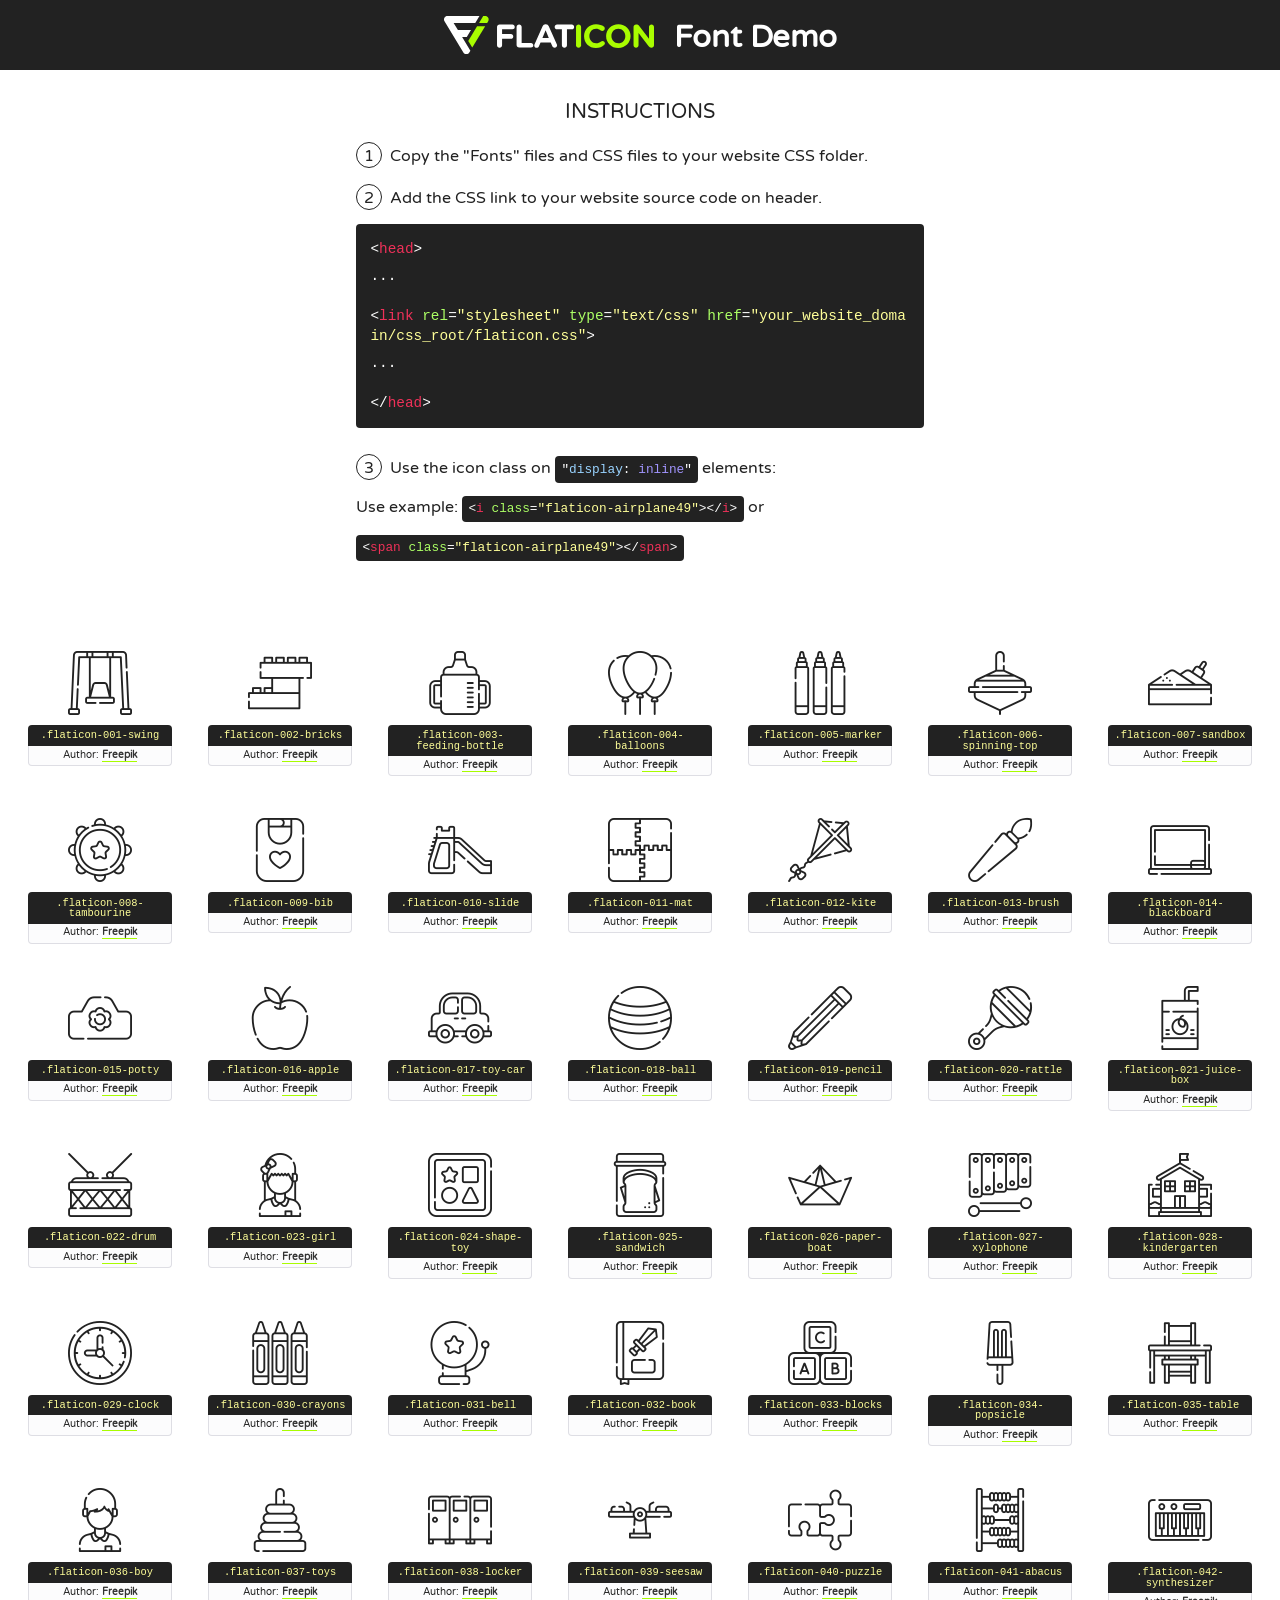
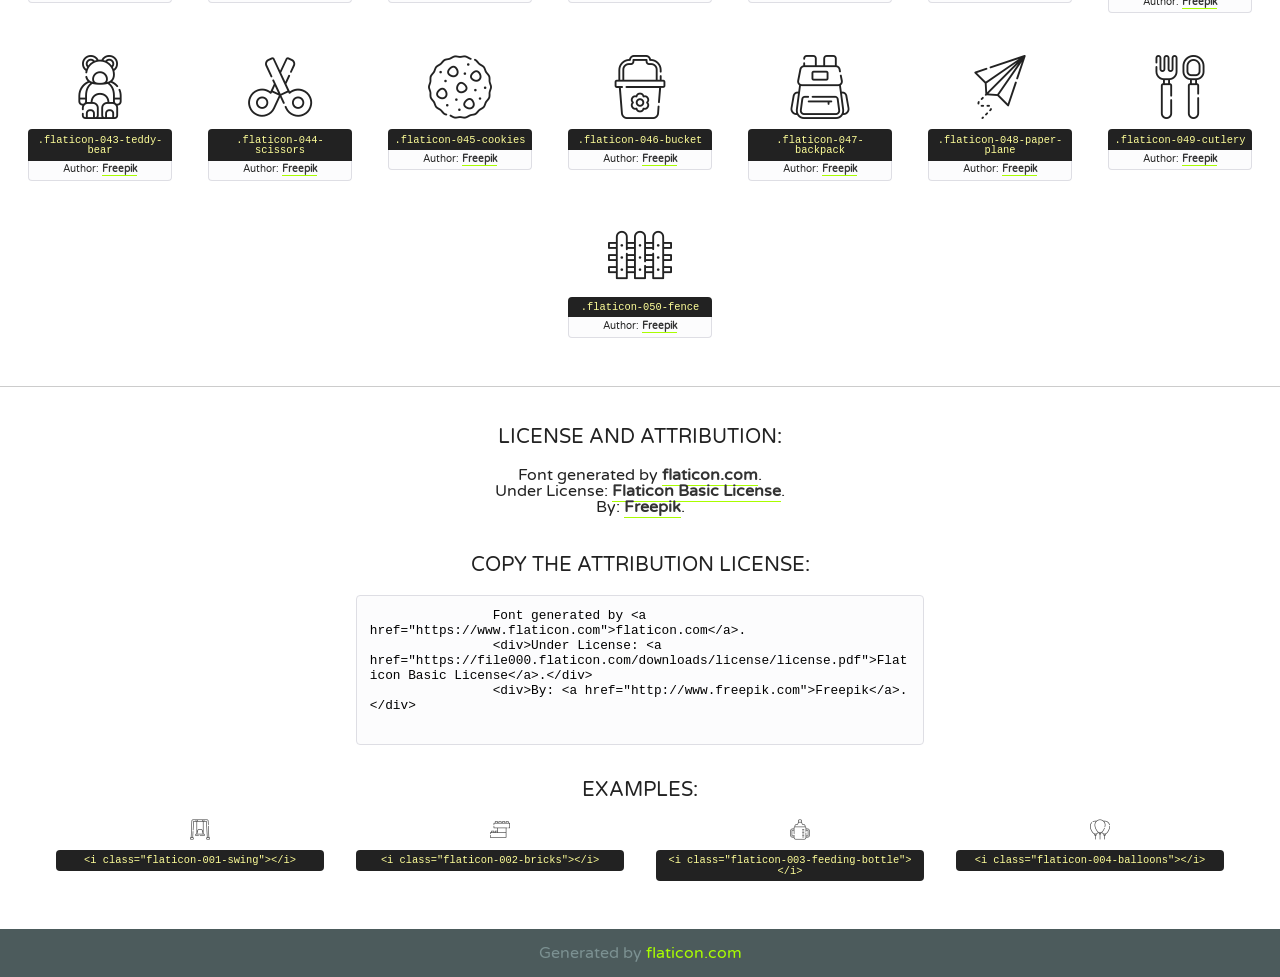
<file: lib/flaticon/font/flaticon.html>
<!DOCTYPE html>
<!--
  Flaticon icon font: Flaticon
  Creation date: 11/06/2020 07:22
-->
<html>
    <!DOCTYPE html>

    <head>
        <title>Flaticon WebFont</title>
        <link href="http://fonts.googleapis.com/css?family=Varela+Round" rel="stylesheet" type="text/css" />
        <link rel="stylesheet" type="text/css" href="flaticon.css">
        <meta charset="UTF-8">
        <style>
            html, body, div, span, applet, object, iframe,
            h1, h2, h3, h4, h5, h6, p, blockquote, pre,
            a, abbr, acronym, address, big, cite, code,
            del, dfn, em, img, ins, kbd, q, s, samp,
            small, strike, strong, sub, sup, tt, var,
            b, u, i, center,
            dl, dt, dd, ol, ul, li,
            fieldset, form, label, legend,
            table, caption, tbody, tfoot, thead, tr, th, td,
            article, aside, canvas, details, embed,
            figure, figcaption, footer, header, hgroup,
            menu, nav, output, ruby, section, summary,
            time, mark, audio, video {
                margin: 0;
                padding: 0;
                border: 0;
                font-size: 100%;
                font: inherit;
                vertical-align: baseline;
            }
            /* HTML5 display-role reset for older browsers */
            article, aside, details, figcaption, figure,
            footer, header, hgroup, menu, nav, section {
                display: block;
            }
            body {
                line-height: 1;
            }
            ol, ul {
                list-style: none;
            }
            blockquote, q {
                quotes: none;
            }
            blockquote:before, blockquote:after,
            q:before, q:after {
                content: '';
                content: none;
            }
            table {
                border-collapse: collapse;
                border-spacing: 0;
            }
            body {
                font-family: 'Varela Round', Helvetica, Arial, sans-serif;
                font-size: 16px;
                color: #222;
            }
            a {
                color: #333;
                border-bottom: 1px solid #a9fd00;
                font-weight: bold;
                text-decoration: none;
            }
            * {
                -moz-box-sizing: border-box;
                -webkit-box-sizing: border-box;
                box-sizing: border-box;
                margin: 0;
                padding: 0;
            }
            [class^="flaticon-"]:before, [class*=" flaticon-"]:before, [class^="flaticon-"]:after, [class*=" flaticon-"]:after {
                font-family: Flaticon;
                font-size: 30px;
                font-style: normal;
                margin-left: 20px;
                color: #333;
            }
            .wrapper {
                max-width: 600px;
                margin: auto;
                padding: 0 1em;
            }
            .title {
                font-size: 1.25em;
                text-align: center;
                margin-bottom: 1em;
                text-transform: uppercase;
            }
            header {
                text-align: center;
                background-color: #222;
                color: #fff;
                padding: 1em;
            }
            header .logo {
                width: 210px;
                height: 38px;
                display: inline-block;
                vertical-align: middle;
                margin-right: 1em;
                border: none;
            }
            header strong {
                font-size: 1.95em;
                font-weight: bold;
                vertical-align: middle;
                margin-top: 5px;
                display: inline-block;
            }
            .demo {
                margin: 2em auto;
                line-height: 1.25em;
            }
            .demo ul li {
                margin-bottom: 1em;
            }
            .demo ul li .num {
                color: #222;
                border-radius: 20px;
                display: inline-block;
                width: 26px;
                padding: 3px;
                height: 26px;
                text-align: center;
                margin-right: 0.5em;
                border: 1px solid #222;
            }
            .demo ul li code {
                background-color: #222;
                border-radius: 4px;
                padding: 0.25em 0.5em;
                display: inline-block;
                color: #fff;
                font-family: Consolas,Monaco,Lucida Console,Liberation Mono,DejaVu Sans Mono,Bitstream Vera Sans Mono,Courier New, monospace;
                font-weight: lighter;
                margin-top: 1em;
                font-size: 0.8em;
                word-break: break-all;
            }
            .demo ul li code.big {
                padding: 1em;
                font-size: 0.9em;
            }
            .demo ul li code .red {
                color: #EF3159;
            }
            .demo ul li code .green {
                color: #ACFF65;
            }
            .demo ul li code .yellow {
                color: #FFFF99;
            }
            .demo ul li code .blue {
                color: #99D3FF;
            }
            .demo ul li code .purple {
                color: #A295FF;
            }
            .demo ul li code .dots {
                margin-top: 0.5em;
                display: block;
            }
            #glyphs {
                border-bottom: 1px solid #ccc;
                padding: 2em 0;
                text-align: center;
            }
            .glyph {
                display: inline-block;
                width: 9em;
                margin: 1em;
                text-align: center;
                vertical-align: top;
                background: #FFF;
            }
            .glyph .glyph-icon {
                padding: 10px;
                display: block;
                font-family:"Flaticon";
                font-size: 64px;
                line-height: 1;
            }
            .glyph .glyph-icon:before {
                font-size: 64px;
                color: #222;
                margin-left: 0;
            }
            .class-name {
                font-size: 0.65em;
                background-color: #222;
                color: #fff;
                border-radius: 4px 4px 0 0;
                padding: 0.5em;
                color: #FFFF99;
                font-family: Consolas,Monaco,Lucida Console,Liberation Mono,DejaVu Sans Mono,Bitstream Vera Sans Mono,Courier New, monospace;
            }
            .author-name {
                font-size: 0.6em;
                background-color: #fcfcfd;
                border: 1px solid #DEDEE4;
                border-top: 0;
                border-radius: 0 0 4px 4px;
                padding: 0.5em;
            }
            .class-name:last-child {
                font-size: 10px;
                color:#888;
            }
            .class-name:last-child a {
                font-size: 10px;
                color:#555;
            }
            .class-name:last-child a:hover {
                color:#a9fd00;
            }
            .glyph > input {
                display: block;
                width: 100px;
                margin: 5px auto;
                text-align: center;
                font-size: 12px;
                cursor: text;
            }
            .glyph > input.icon-input {
                font-family:"Flaticon";
                font-size: 16px;
                margin-bottom: 10px;
            }
            .attribution .title {
                margin-top: 2em;
            }
            .attribution textarea {
                background-color: #fcfcfd;
                padding: 1em;
                border: none;
                box-shadow: none;
                border: 1px solid #DEDEE4;
                border-radius: 4px;
                resize: none;
                width: 100%;
                height: 150px;
                font-size: 0.8em;
                font-family: Consolas,Monaco,Lucida Console,Liberation Mono,DejaVu Sans Mono,Bitstream Vera Sans Mono,Courier New, monospace;
                -webkit-appearance: none;
            }
            .iconsuse {
                margin: 2em auto;
                text-align: center;
                max-width: 1200px;
            }
            .iconsuse:after {
                content: '';
                display: table;
                clear: both;
            }
            .iconsuse .image {
                float: left;
                width: 25%;
                padding: 0 1em;
            }
            .iconsuse .image p {
                margin-bottom: 1em;
            }
            .iconsuse .image span {
                display: block;
                font-size: 0.65em;
                background-color: #222;
                color: #fff;
                border-radius: 4px;
                padding: 0.5em;
                color: #FFFF99;
                margin-top: 1em;
                font-family: Consolas,Monaco,Lucida Console,Liberation Mono,DejaVu Sans Mono,Bitstream Vera Sans Mono,Courier New, monospace;
            }
            #footer {
                text-align: center;
                background-color: #4C5B5C;
                color: #7c9192;
                padding: 1em;
            }
            #footer a {
                border: none;
                color: #a9fd00;
                font-weight: normal;
            }
            @media (max-width: 960px) {
                .iconsuse .image {
                    width: 50%;
                }
            }
            @media (max-width: 560px) {
                .iconsuse .image {
                    width: 100%;
                }
            }
            .attrDiv {

            }
        </style>
        <link rel="stylesheet" href="flaticon.css">
    </head>

    <body class="characters-off">
        <header>
            <a href="https://www.flaticon.com" target="_blank" class="logo">
                <svg version="1.1" xmlns="http://www.w3.org/2000/svg" xmlns:xlink="http://www.w3.org/1999/xlink" xmlns:a="http://ns.adobe.com/AdobeSVGViewerExtensions/3.0/" viewBox="0 0 560.875 102.036" enable-background="new 0 0 560.875 102.036" xml:space="preserve">
                        <defs>
                        </defs>
                        <g>
                            <g class="letters">
                                <path fill="#ffffff" d="M141.596,29.675c0-3.777,2.985-6.767,6.764-6.767h34.438c3.426,0,6.15,2.728,6.15,6.15
                                c0,3.43-2.724,6.149-6.15,6.149h-27.674v13.091h23.719c3.429,0,6.151,2.724,6.151,6.15c0,3.43-2.723,6.149-6.151,6.149h-23.719
                                v17.574c0,3.773-2.986,6.761-6.764,6.761c-3.779,0-6.764-2.989-6.764-6.761V29.675z"></path>
                                <path fill="#ffffff" d="M193.844,29.149c0-3.781,2.985-6.767,6.764-6.767c3.776,0,6.763,2.985,6.763,6.767v42.957h25.039
                                c3.426,0,6.149,2.726,6.149,6.153c0,3.425-2.723,6.15-6.149,6.15h-31.802c-3.779,0-6.764-2.986-6.764-6.768V29.149z"></path>
                                <path fill="#ffffff" d="M241.891,75.71l21.438-48.407c1.492-3.341,4.215-5.357,7.906-5.357h0.792
                                c3.686,0,6.323,2.017,7.815,5.357l21.439,48.407c0.436,0.967,0.701,1.845,0.701,2.723c0,3.602-2.809,6.501-6.414,6.501
                                c-3.161,0-5.269-1.845-6.499-4.655l-4.132-9.661h-27.059l-4.301,10.102c-1.144,2.631-3.426,4.214-6.237,4.214
                                c-3.517,0-6.24-2.81-6.24-6.325C241.1,77.64,241.451,76.677,241.891,75.71z M279.932,58.666l-8.521-20.297l-8.526,20.297H279.932
                                z"></path>
                                <path fill="#ffffff" d="M314.864,35.387H301.86c-3.429,0-6.239-2.813-6.239-6.238c0-3.429,2.811-6.24,6.239-6.24h39.533
                                c3.426,0,6.237,2.811,6.237,6.24c0,3.425-2.811,6.238-6.237,6.238h-13.001v42.785c0,3.773-2.99,6.761-6.764,6.761
                                c-3.779,0-6.764-2.989-6.764-6.761V35.387z"></path>
                                <path fill="#A9FD00" d="M352.615,29.149c0-3.781,2.985-6.767,6.767-6.767c3.774,0,6.761,2.985,6.761,6.767v49.024
                                c0,3.773-2.987,6.761-6.761,6.761c-3.781,0-6.767-2.989-6.767-6.761V29.149z"></path>
                                <path fill="#A9FD00" d="M374.132,53.836v-0.179c0-17.481,13.178-31.801,32.065-31.801c9.22,0,15.459,2.458,20.557,6.238
                                c1.402,1.054,2.637,2.985,2.637,5.357c0,3.692-2.985,6.59-6.681,6.59c-1.845,0-3.071-0.702-4.044-1.319
                                c-3.776-2.813-7.729-4.393-12.562-4.393c-10.364,0-17.831,8.611-17.831,19.154v0.173c0,10.542,7.291,19.329,17.831,19.329
                                c5.715,0,9.492-1.756,13.359-4.834c1.049-0.874,2.458-1.491,4.039-1.491c3.429,0,6.325,2.813,6.325,6.236
                                c0,2.106-1.056,3.78-2.282,4.834c-5.539,4.834-12.036,7.733-21.878,7.733C387.572,85.464,374.132,71.493,374.132,53.836z"></path>
                                <path fill="#A9FD00" d="M433.009,53.836v-0.179c0-17.481,13.79-31.801,32.766-31.801c18.981,0,32.592,14.143,32.592,31.628v0.173
                                c0,17.483-13.785,31.807-32.769,31.807C446.625,85.464,433.009,71.32,433.009,53.836z M484.224,53.836v-0.179
                                c0-10.539-7.725-19.326-18.626-19.326c-10.893,0-18.449,8.611-18.449,19.154v0.173c0,10.542,7.73,19.329,18.626,19.329
                                C476.676,72.986,484.224,64.378,484.224,53.836z"></path>
                                <path fill="#A9FD00" d="M506.233,29.321c0-3.774,2.99-6.763,6.767-6.763h1.401c3.252,0,5.183,1.583,7.029,3.953l26.093,34.265
                                V29.059c0-3.692,2.99-6.677,6.681-6.677c3.683,0,6.671,2.985,6.671,6.677v48.934c0,3.78-2.987,6.765-6.764,6.765h-0.436
                                c-3.257,0-5.188-1.581-7.034-3.953l-27.056-35.492v32.944c0,3.687-2.985,6.676-6.678,6.676c-3.683,0-6.673-2.989-6.673-6.676
                                V29.321z"></path>
                            </g>
                            <g class="insignia">
                                <path fill="#ffffff" d="M48.372,56.137h12.517l11.156-18.537H37.186L25.688,18.539h57.825L94.668,0H9.271
                                C5.925,0,2.842,1.801,1.198,4.716c-1.644,2.907-1.593,6.482,0.134,9.343l50.38,83.501c1.678,2.781,4.689,4.476,7.938,4.476
                                c3.246,0,6.257-1.695,7.935-4.476l2.898-4.804L48.372,56.137z"></path>
                                <g class="i">
                                    <path fill="#A9FD00" d="M93.575,18.539h0.031v0.004l21.652,0.004l2.705-4.488c1.727-2.861,1.778-6.436,0.133-9.343
                                    C116.454,1.801,113.371,0,110.026,0h-5.294L93.575,18.539z"></path>
                                    <polygon fill="#A9FD00" points="88.291,27.356 64.725,66.486 75.519,84.404 109.942,27.356"></polygon>
                                </g>
                            </g>
                        </g>
                    </svg>
            </a>
            <strong>Font Demo</strong>
        </header>

        <section class="demo wrapper">
            <p class="title">Instructions</p>
            <ul>
                <li>
                    <span class="num">1</span>Copy the "Fonts" files and CSS files to your website CSS folder.
                </li>
                <li>
                    <span class="num">2</span>Add the CSS link to your website source code on header.
                    <code class="big">
                        &lt;<span class="red">head</span>&gt;
                        <br/><span class="dots">...</span>
                        <br/>&lt;<span class="red">link</span> <span class="green">rel</span>=<span class="yellow">"stylesheet"</span> <span class="green">type</span>=<span class="yellow">"text/css"</span> <span class="green">href</span>=<span class="yellow">"your_website_domain/css_root/flaticon.css"</span>&gt;
                        <br/><span class="dots">...</span>
                        <br/>&lt;/<span class="red">head</span>&gt;
                    </code>
                </li>

                <li>
                    <p>
                        <span class="num">3</span>Use the icon class on <code>"<span class="blue">display</span>:<span class="purple"> inline</span>"</code> elements:
                        <br />
                        Use example:
                        <code>
                            &lt;<span class="red">i</span> <span class="green">class</span>=<span class="yellow">&quot;flaticon-airplane49&quot;</span>&gt;&lt;/<span class="red">i</span>&gt;
                        </code> or
                        <code>&lt;<span class="red">span</span> <span class="green">class</span>=<span class="yellow">&quot;flaticon-airplane49&quot;</span>&gt;&lt;/<span class="red">span</span>&gt;</code>
                    </p>
                </li>
            </ul>
        </section>

        <section id="glyphs">
            
            <div class="glyph"><div class="glyph-icon flaticon-001-swing"></div>
                <div class="class-name">.flaticon-001-swing</div>
                <div class="author-name">Author: <a href="http://www.freepik.com" title="Freepik">Freepik</a> </div>
            </div>
            
            <div class="glyph"><div class="glyph-icon flaticon-002-bricks"></div>
                <div class="class-name">.flaticon-002-bricks</div>
                <div class="author-name">Author: <a href="http://www.freepik.com" title="Freepik">Freepik</a> </div>
            </div>
            
            <div class="glyph"><div class="glyph-icon flaticon-003-feeding-bottle"></div>
                <div class="class-name">.flaticon-003-feeding-bottle</div>
                <div class="author-name">Author: <a href="http://www.freepik.com" title="Freepik">Freepik</a> </div>
            </div>
            
            <div class="glyph"><div class="glyph-icon flaticon-004-balloons"></div>
                <div class="class-name">.flaticon-004-balloons</div>
                <div class="author-name">Author: <a href="http://www.freepik.com" title="Freepik">Freepik</a> </div>
            </div>
            
            <div class="glyph"><div class="glyph-icon flaticon-005-marker"></div>
                <div class="class-name">.flaticon-005-marker</div>
                <div class="author-name">Author: <a href="http://www.freepik.com" title="Freepik">Freepik</a> </div>
            </div>
            
            <div class="glyph"><div class="glyph-icon flaticon-006-spinning-top"></div>
                <div class="class-name">.flaticon-006-spinning-top</div>
                <div class="author-name">Author: <a href="http://www.freepik.com" title="Freepik">Freepik</a> </div>
            </div>
            
            <div class="glyph"><div class="glyph-icon flaticon-007-sandbox"></div>
                <div class="class-name">.flaticon-007-sandbox</div>
                <div class="author-name">Author: <a href="http://www.freepik.com" title="Freepik">Freepik</a> </div>
            </div>
            
            <div class="glyph"><div class="glyph-icon flaticon-008-tambourine"></div>
                <div class="class-name">.flaticon-008-tambourine</div>
                <div class="author-name">Author: <a href="http://www.freepik.com" title="Freepik">Freepik</a> </div>
            </div>
            
            <div class="glyph"><div class="glyph-icon flaticon-009-bib"></div>
                <div class="class-name">.flaticon-009-bib</div>
                <div class="author-name">Author: <a href="http://www.freepik.com" title="Freepik">Freepik</a> </div>
            </div>
            
            <div class="glyph"><div class="glyph-icon flaticon-010-slide"></div>
                <div class="class-name">.flaticon-010-slide</div>
                <div class="author-name">Author: <a href="http://www.freepik.com" title="Freepik">Freepik</a> </div>
            </div>
            
            <div class="glyph"><div class="glyph-icon flaticon-011-mat"></div>
                <div class="class-name">.flaticon-011-mat</div>
                <div class="author-name">Author: <a href="http://www.freepik.com" title="Freepik">Freepik</a> </div>
            </div>
            
            <div class="glyph"><div class="glyph-icon flaticon-012-kite"></div>
                <div class="class-name">.flaticon-012-kite</div>
                <div class="author-name">Author: <a href="http://www.freepik.com" title="Freepik">Freepik</a> </div>
            </div>
            
            <div class="glyph"><div class="glyph-icon flaticon-013-brush"></div>
                <div class="class-name">.flaticon-013-brush</div>
                <div class="author-name">Author: <a href="http://www.freepik.com" title="Freepik">Freepik</a> </div>
            </div>
            
            <div class="glyph"><div class="glyph-icon flaticon-014-blackboard"></div>
                <div class="class-name">.flaticon-014-blackboard</div>
                <div class="author-name">Author: <a href="http://www.freepik.com" title="Freepik">Freepik</a> </div>
            </div>
            
            <div class="glyph"><div class="glyph-icon flaticon-015-potty"></div>
                <div class="class-name">.flaticon-015-potty</div>
                <div class="author-name">Author: <a href="http://www.freepik.com" title="Freepik">Freepik</a> </div>
            </div>
            
            <div class="glyph"><div class="glyph-icon flaticon-016-apple"></div>
                <div class="class-name">.flaticon-016-apple</div>
                <div class="author-name">Author: <a href="http://www.freepik.com" title="Freepik">Freepik</a> </div>
            </div>
            
            <div class="glyph"><div class="glyph-icon flaticon-017-toy-car"></div>
                <div class="class-name">.flaticon-017-toy-car</div>
                <div class="author-name">Author: <a href="http://www.freepik.com" title="Freepik">Freepik</a> </div>
            </div>
            
            <div class="glyph"><div class="glyph-icon flaticon-018-ball"></div>
                <div class="class-name">.flaticon-018-ball</div>
                <div class="author-name">Author: <a href="http://www.freepik.com" title="Freepik">Freepik</a> </div>
            </div>
            
            <div class="glyph"><div class="glyph-icon flaticon-019-pencil"></div>
                <div class="class-name">.flaticon-019-pencil</div>
                <div class="author-name">Author: <a href="http://www.freepik.com" title="Freepik">Freepik</a> </div>
            </div>
            
            <div class="glyph"><div class="glyph-icon flaticon-020-rattle"></div>
                <div class="class-name">.flaticon-020-rattle</div>
                <div class="author-name">Author: <a href="http://www.freepik.com" title="Freepik">Freepik</a> </div>
            </div>
            
            <div class="glyph"><div class="glyph-icon flaticon-021-juice-box"></div>
                <div class="class-name">.flaticon-021-juice-box</div>
                <div class="author-name">Author: <a href="http://www.freepik.com" title="Freepik">Freepik</a> </div>
            </div>
            
            <div class="glyph"><div class="glyph-icon flaticon-022-drum"></div>
                <div class="class-name">.flaticon-022-drum</div>
                <div class="author-name">Author: <a href="http://www.freepik.com" title="Freepik">Freepik</a> </div>
            </div>
            
            <div class="glyph"><div class="glyph-icon flaticon-023-girl"></div>
                <div class="class-name">.flaticon-023-girl</div>
                <div class="author-name">Author: <a href="http://www.freepik.com" title="Freepik">Freepik</a> </div>
            </div>
            
            <div class="glyph"><div class="glyph-icon flaticon-024-shape-toy"></div>
                <div class="class-name">.flaticon-024-shape-toy</div>
                <div class="author-name">Author: <a href="http://www.freepik.com" title="Freepik">Freepik</a> </div>
            </div>
            
            <div class="glyph"><div class="glyph-icon flaticon-025-sandwich"></div>
                <div class="class-name">.flaticon-025-sandwich</div>
                <div class="author-name">Author: <a href="http://www.freepik.com" title="Freepik">Freepik</a> </div>
            </div>
            
            <div class="glyph"><div class="glyph-icon flaticon-026-paper-boat"></div>
                <div class="class-name">.flaticon-026-paper-boat</div>
                <div class="author-name">Author: <a href="http://www.freepik.com" title="Freepik">Freepik</a> </div>
            </div>
            
            <div class="glyph"><div class="glyph-icon flaticon-027-xylophone"></div>
                <div class="class-name">.flaticon-027-xylophone</div>
                <div class="author-name">Author: <a href="http://www.freepik.com" title="Freepik">Freepik</a> </div>
            </div>
            
            <div class="glyph"><div class="glyph-icon flaticon-028-kindergarten"></div>
                <div class="class-name">.flaticon-028-kindergarten</div>
                <div class="author-name">Author: <a href="http://www.freepik.com" title="Freepik">Freepik</a> </div>
            </div>
            
            <div class="glyph"><div class="glyph-icon flaticon-029-clock"></div>
                <div class="class-name">.flaticon-029-clock</div>
                <div class="author-name">Author: <a href="http://www.freepik.com" title="Freepik">Freepik</a> </div>
            </div>
            
            <div class="glyph"><div class="glyph-icon flaticon-030-crayons"></div>
                <div class="class-name">.flaticon-030-crayons</div>
                <div class="author-name">Author: <a href="http://www.freepik.com" title="Freepik">Freepik</a> </div>
            </div>
            
            <div class="glyph"><div class="glyph-icon flaticon-031-bell"></div>
                <div class="class-name">.flaticon-031-bell</div>
                <div class="author-name">Author: <a href="http://www.freepik.com" title="Freepik">Freepik</a> </div>
            </div>
            
            <div class="glyph"><div class="glyph-icon flaticon-032-book"></div>
                <div class="class-name">.flaticon-032-book</div>
                <div class="author-name">Author: <a href="http://www.freepik.com" title="Freepik">Freepik</a> </div>
            </div>
            
            <div class="glyph"><div class="glyph-icon flaticon-033-blocks"></div>
                <div class="class-name">.flaticon-033-blocks</div>
                <div class="author-name">Author: <a href="http://www.freepik.com" title="Freepik">Freepik</a> </div>
            </div>
            
            <div class="glyph"><div class="glyph-icon flaticon-034-popsicle"></div>
                <div class="class-name">.flaticon-034-popsicle</div>
                <div class="author-name">Author: <a href="http://www.freepik.com" title="Freepik">Freepik</a> </div>
            </div>
            
            <div class="glyph"><div class="glyph-icon flaticon-035-table"></div>
                <div class="class-name">.flaticon-035-table</div>
                <div class="author-name">Author: <a href="http://www.freepik.com" title="Freepik">Freepik</a> </div>
            </div>
            
            <div class="glyph"><div class="glyph-icon flaticon-036-boy"></div>
                <div class="class-name">.flaticon-036-boy</div>
                <div class="author-name">Author: <a href="http://www.freepik.com" title="Freepik">Freepik</a> </div>
            </div>
            
            <div class="glyph"><div class="glyph-icon flaticon-037-toys"></div>
                <div class="class-name">.flaticon-037-toys</div>
                <div class="author-name">Author: <a href="http://www.freepik.com" title="Freepik">Freepik</a> </div>
            </div>
            
            <div class="glyph"><div class="glyph-icon flaticon-038-locker"></div>
                <div class="class-name">.flaticon-038-locker</div>
                <div class="author-name">Author: <a href="http://www.freepik.com" title="Freepik">Freepik</a> </div>
            </div>
            
            <div class="glyph"><div class="glyph-icon flaticon-039-seesaw"></div>
                <div class="class-name">.flaticon-039-seesaw</div>
                <div class="author-name">Author: <a href="http://www.freepik.com" title="Freepik">Freepik</a> </div>
            </div>
            
            <div class="glyph"><div class="glyph-icon flaticon-040-puzzle"></div>
                <div class="class-name">.flaticon-040-puzzle</div>
                <div class="author-name">Author: <a href="http://www.freepik.com" title="Freepik">Freepik</a> </div>
            </div>
            
            <div class="glyph"><div class="glyph-icon flaticon-041-abacus"></div>
                <div class="class-name">.flaticon-041-abacus</div>
                <div class="author-name">Author: <a href="http://www.freepik.com" title="Freepik">Freepik</a> </div>
            </div>
            
            <div class="glyph"><div class="glyph-icon flaticon-042-synthesizer"></div>
                <div class="class-name">.flaticon-042-synthesizer</div>
                <div class="author-name">Author: <a href="http://www.freepik.com" title="Freepik">Freepik</a> </div>
            </div>
            
            <div class="glyph"><div class="glyph-icon flaticon-043-teddy-bear"></div>
                <div class="class-name">.flaticon-043-teddy-bear</div>
                <div class="author-name">Author: <a href="http://www.freepik.com" title="Freepik">Freepik</a> </div>
            </div>
            
            <div class="glyph"><div class="glyph-icon flaticon-044-scissors"></div>
                <div class="class-name">.flaticon-044-scissors</div>
                <div class="author-name">Author: <a href="http://www.freepik.com" title="Freepik">Freepik</a> </div>
            </div>
            
            <div class="glyph"><div class="glyph-icon flaticon-045-cookies"></div>
                <div class="class-name">.flaticon-045-cookies</div>
                <div class="author-name">Author: <a href="http://www.freepik.com" title="Freepik">Freepik</a> </div>
            </div>
            
            <div class="glyph"><div class="glyph-icon flaticon-046-bucket"></div>
                <div class="class-name">.flaticon-046-bucket</div>
                <div class="author-name">Author: <a href="http://www.freepik.com" title="Freepik">Freepik</a> </div>
            </div>
            
            <div class="glyph"><div class="glyph-icon flaticon-047-backpack"></div>
                <div class="class-name">.flaticon-047-backpack</div>
                <div class="author-name">Author: <a href="http://www.freepik.com" title="Freepik">Freepik</a> </div>
            </div>
            
            <div class="glyph"><div class="glyph-icon flaticon-048-paper-plane"></div>
                <div class="class-name">.flaticon-048-paper-plane</div>
                <div class="author-name">Author: <a href="http://www.freepik.com" title="Freepik">Freepik</a> </div>
            </div>
            
            <div class="glyph"><div class="glyph-icon flaticon-049-cutlery"></div>
                <div class="class-name">.flaticon-049-cutlery</div>
                <div class="author-name">Author: <a href="http://www.freepik.com" title="Freepik">Freepik</a> </div>
            </div>
            
            <div class="glyph"><div class="glyph-icon flaticon-050-fence"></div>
                <div class="class-name">.flaticon-050-fence</div>
                <div class="author-name">Author: <a href="http://www.freepik.com" title="Freepik">Freepik</a> </div>
            </div>
            
        </section>

        <section class="attribution wrapper"   style="text-align:center;">
            <div class="title">License and attribution:</div>
            <div class="attrDiv">Font generated by <a href="https://www.flaticon.com">flaticon.com</a>.</div>
            <div class="attrDiv">Under License: <a href="https://file000.flaticon.com/downloads/license/license.pdf">Flaticon Basic License</a>.</div>
            <div class="attrDiv">By: <a href="http://www.freepik.com">Freepik</a>.</div>

            <div class="title">Copy the Attribution License:</div>
            <textarea onclick="this.focus();this.select();">
                Font generated by &lt;a href=&quot;https://www.flaticon.com&quot;&gt;flaticon.com&lt;/a&gt;.
                <div>Under License: <a href="https://file000.flaticon.com/downloads/license/license.pdf">Flaticon Basic License</a>.</div>
                <div>By: <a href="http://www.freepik.com">Freepik</a>.</div>
            </textarea>
        </section>

        <section class="iconsuse">
            <div class="title">Examples:</div>
            
            <div class="image">
                <p>
                    <i class="glyph-icon flaticon-001-swing"></i>
                    <span>&lt;i class=&quot;flaticon-001-swing&quot;&gt;&lt;/i&gt;</span>
                </p>
            </div>
            
            <div class="image">
                <p>
                    <i class="glyph-icon flaticon-002-bricks"></i>
                    <span>&lt;i class=&quot;flaticon-002-bricks&quot;&gt;&lt;/i&gt;</span>
                </p>
            </div>
            
            <div class="image">
                <p>
                    <i class="glyph-icon flaticon-003-feeding-bottle"></i>
                    <span>&lt;i class=&quot;flaticon-003-feeding-bottle&quot;&gt;&lt;/i&gt;</span>
                </p>
            </div>
            
            <div class="image">
                <p>
                    <i class="glyph-icon flaticon-004-balloons"></i>
                    <span>&lt;i class=&quot;flaticon-004-balloons&quot;&gt;&lt;/i&gt;</span>
                </p>
            </div>
            
        </section>

        <div id="footer">
            <div>Generated by <a href="https://www.flaticon.com">flaticon.com</a></div>
        </div>
    </body>
</html>
</file>
<file: lib/flaticon/font/flaticon.css>
@font-face {
  font-family: "Flaticon";
  src: url("./Flaticon.eot");
  src: url("./Flaticon.eot?#iefix") format("embedded-opentype"),
       url("./Flaticon.woff2") format("woff2"),
       url("./Flaticon.woff") format("woff"),
       url("./Flaticon.ttf") format("truetype"),
       url("./Flaticon.svg#Flaticon") format("svg");
  font-weight: normal;
  font-style: normal;
}

@media screen and (-webkit-min-device-pixel-ratio:0) {
  @font-face {
    font-family: "Flaticon";
    src: url("./Flaticon.svg#Flaticon") format("svg");
  }
}

[class^="flaticon-"]:before, [class*=" flaticon-"]:before,
[class^="flaticon-"]:after, [class*=" flaticon-"]:after {   
  font-family: Flaticon;
        font-size: 20px;
font-style: normal;
margin-left: 20px;
}

.flaticon-001-swing:before { content: "\f100"; }
.flaticon-002-bricks:before { content: "\f101"; }
.flaticon-003-feeding-bottle:before { content: "\f102"; }
.flaticon-004-balloons:before { content: "\f103"; }
.flaticon-005-marker:before { content: "\f104"; }
.flaticon-006-spinning-top:before { content: "\f105"; }
.flaticon-007-sandbox:before { content: "\f106"; }
.flaticon-008-tambourine:before { content: "\f107"; }
.flaticon-009-bib:before { content: "\f108"; }
.flaticon-010-slide:before { content: "\f109"; }
.flaticon-011-mat:before { content: "\f10a"; }
.flaticon-012-kite:before { content: "\f10b"; }
.flaticon-013-brush:before { content: "\f10c"; }
.flaticon-014-blackboard:before { content: "\f10d"; }
.flaticon-015-potty:before { content: "\f10e"; }
.flaticon-016-apple:before { content: "\f10f"; }
.flaticon-017-toy-car:before { content: "\f110"; }
.flaticon-018-ball:before { content: "\f111"; }
.flaticon-019-pencil:before { content: "\f112"; }
.flaticon-020-rattle:before { content: "\f113"; }
.flaticon-021-juice-box:before { content: "\f114"; }
.flaticon-022-drum:before { content: "\f115"; }
.flaticon-023-girl:before { content: "\f116"; }
.flaticon-024-shape-toy:before { content: "\f117"; }
.flaticon-025-sandwich:before { content: "\f118"; }
.flaticon-026-paper-boat:before { content: "\f119"; }
.flaticon-027-xylophone:before { content: "\f11a"; }
.flaticon-028-kindergarten:before { content: "\f11b"; }
.flaticon-029-clock:before { content: "\f11c"; }
.flaticon-030-crayons:before { content: "\f11d"; }
.flaticon-031-bell:before { content: "\f11e"; }
.flaticon-032-book:before { content: "\f11f"; }
.flaticon-033-blocks:before { content: "\f120"; }
.flaticon-034-popsicle:before { content: "\f121"; }
.flaticon-035-table:before { content: "\f122"; }
.flaticon-036-boy:before { content: "\f123"; }
.flaticon-037-toys:before { content: "\f124"; }
.flaticon-038-locker:before { content: "\f125"; }
.flaticon-039-seesaw:before { content: "\f126"; }
.flaticon-040-puzzle:before { content: "\f127"; }
.flaticon-041-abacus:before { content: "\f128"; }
.flaticon-042-synthesizer:before { content: "\f129"; }
.flaticon-043-teddy-bear:before { content: "\f12a"; }
.flaticon-044-scissors:before { content: "\f12b"; }
.flaticon-045-cookies:before { content: "\f12c"; }
.flaticon-046-bucket:before { content: "\f12d"; }
.flaticon-047-backpack:before { content: "\f12e"; }
.flaticon-048-paper-plane:before { content: "\f12f"; }
.flaticon-049-cutlery:before { content: "\f130"; }
.flaticon-050-fence:before { content: "\f131"; }
</file>
<file: css/style.css>
/******* Bootstrap Theming ********/
/*!
 * Bootstrap v4.5.3 (https://getbootstrap.com/)
 * Copyright 2011-2020 The Bootstrap Authors
 * Copyright 2011-2020 Twitter, Inc.
 * Licensed under MIT (https://github.com/twbs/bootstrap/blob/main/LICENSE)
 */
:root {
  --blue: #c379d6;
  --indigo: #6610f2;
  --purple: #6f42c1;
  --pink: #e83e8c;
  --red: #dc3545;
  --orange: #fd7e14;
  --yellow: #ffc107;
  --green: #28a745;
  --teal: #20c997;
  --cyan: #17a2b8;
  --white: #fff;
  --gray: #6c757d;
  --gray-dark: #343a40;
  --primary: #996de0;
  --secondary: #00394f;
  --success: #28a745;
  --info: #c558dd;
  --warning: #ffc107;
  --danger: #dc3545;
  --light: #f8f9fa;
  --dark: #343a40;
  --breakpoint-xs: 0;
  --breakpoint-sm: 576px;
  --breakpoint-md: 768px;
  --breakpoint-lg: 992px;
  --breakpoint-xl: 1200px;
  --font-family-sans-serif: "Nunito", sans-serif;
  --font-family-monospace: SFMono-Regular, Menlo, Monaco, Consolas, "Liberation Mono", "Courier New", monospace;
}

*,
*::before,
*::after {
  box-sizing: border-box;
}

html {
  font-family: sans-serif;
  line-height: 1.15;
  -webkit-text-size-adjust: 100%;
  -webkit-tap-highlight-color: rgba(0, 0, 0, 0);
}

article, aside, figcaption, figure, footer, header, hgroup, main, nav, section {
  display: block;
}

body {
  margin: 0;
  font-family: "Nunito", sans-serif;
  font-size: 1rem;
  font-weight: 400;
  line-height: 1.5;
  color: #6d5fb9;
  text-align: left;
  background-color: #fff;
}

[tabindex="-1"]:focus:not(:focus-visible) {
  outline: 0 !important;
}

hr {
  box-sizing: content-box;
  height: 0;
  overflow: visible;
}

h1, h2, h3, h4, h5, h6 {
  margin-top: 0;
  margin-bottom: 0.5rem;
}

p {
  margin-top: 0;
  margin-bottom: 1rem;
}

abbr[title],
abbr[data-original-title] {
  text-decoration: underline;
  text-decoration: underline dotted;
  cursor: help;
  border-bottom: 0;
  text-decoration-skip-ink: none;
}

address {
  margin-bottom: 1rem;
  font-style: normal;
  line-height: inherit;
}

ol,
ul,
dl {
  margin-top: 0;
  margin-bottom: 1rem;
}

ol ol,
ul ul,
ol ul,
ul ol {
  margin-bottom: 0;
}

dt {
  font-weight: 700;
}

dd {
  margin-bottom: .5rem;
  margin-left: 0;
}

blockquote {
  margin: 0 0 1rem;
}

b,
strong {
  font-weight: bolder;
}

small {
  font-size: 80%;
}

sub,
sup {
  position: relative;
  font-size: 75%;
  line-height: 0;
  vertical-align: baseline;
}

sub {
  bottom: -.25em;
}

sup {
  top: -.5em;
}

a {
  color: #060606;
  text-decoration: none;
  background-color: transparent;
}

a:hover {
  color:  #862c9c;
  text-decoration: underline;
}

a:not([href]):not([class]) {
  color: inherit;
  text-decoration: none;
}

a:not([href]):not([class]):hover {
  color: inherit;
  text-decoration: none;
}

pre,
code,
kbd,
samp {
  font-family: SFMono-Regular, Menlo, Monaco, Consolas, "Liberation Mono", "Courier New", monospace;
  font-size: 1em;
}

pre {
  margin-top: 0;
  margin-bottom: 1rem;
  overflow: auto;
  -ms-overflow-style: scrollbar;
}

figure {
  margin: 0 0 1rem;
}

img {
  vertical-align: middle;
  border-style: none;
}

svg {
  overflow: hidden;
  vertical-align: middle;
}

table {
  border-collapse: collapse;
}

caption {
  padding-top: 0.75rem;
  padding-bottom: 0.75rem;
  color: #6c757d;
  text-align: left;
  caption-side: bottom;
}

th {
  text-align: inherit;
  text-align: -webkit-match-parent;
}

label {
  display: inline-block;
  margin-bottom: 0.5rem;
}

button {
  border-radius: 0;
}

button:focus {
  outline: 1px dotted;
  outline: 5px auto -webkit-focus-ring-color;
}

input,
button,
select,
optgroup,
textarea {
  margin: 0;
  font-family: inherit;
  font-size: inherit;
  line-height: inherit;
}

button,
input {
  overflow: visible;
}

button,
select {
  text-transform: none;
}

[role="button"] {
  cursor: pointer;
}

select {
  word-wrap: normal;
}

button,
[type="button"],
[type="reset"],
[type="submit"] {
  -webkit-appearance: button;
}

button:not(:disabled),
[type="button"]:not(:disabled),
[type="reset"]:not(:disabled),
[type="submit"]:not(:disabled) {
  cursor: pointer;
}

button::-moz-focus-inner,
[type="button"]::-moz-focus-inner,
[type="reset"]::-moz-focus-inner,
[type="submit"]::-moz-focus-inner {
  padding: 0;
  border-style: none;
}

input[type="radio"],
input[type="checkbox"] {
  box-sizing: border-box;
  padding: 0;
}

textarea {
  overflow: auto;
  resize: vertical;
}

fieldset {
  min-width: 0;
  padding: 0;
  margin: 0;
  border: 0;
}

legend {
  display: block;
  width: 100%;
  max-width: 100%;
  padding: 0;
  margin-bottom: .5rem;
  font-size: 1.5rem;
  line-height: inherit;
  color: inherit;
  white-space: normal;
}

@media (max-width: 1200px) {
  legend {
    font-size: calc(1.275rem + 0.3vw) ;
  }
}

progress {
  vertical-align: baseline;
}

[type="number"]::-webkit-inner-spin-button,
[type="number"]::-webkit-outer-spin-button {
  height: auto;
}

[type="search"] {
  outline-offset: -2px;
  -webkit-appearance: none;
}

[type="search"]::-webkit-search-decoration {
  -webkit-appearance: none;
}

::-webkit-file-upload-button {
  font: inherit;
  -webkit-appearance: button;
}

output {
  display: inline-block;
}

summary {
  display: list-item;
  cursor: pointer;
}

template {
  display: none;
}

[hidden] {
  display: none !important;
}

h1, h2, h3, h4, h5, h6,
.h1, .h2, .h3, .h4, .h5, .h6 {
  margin-bottom: 0.5rem;
  font-family: "Handlee", cursive;
  font-weight: bold;
  line-height: 1.2;
  color: #a858be;
}

h1, .h1 {
  font-size: 2.5rem;
}

@media (max-width: 1200px) {
  h1, .h1 {
    font-size: calc(1.375rem + 1.5vw) ;
  }
}

h2, .h2 {
  font-size: 2rem;
}

@media (max-width: 1200px) {
  h2, .h2 {
    font-size: calc(1.325rem + 0.9vw) ;
  }
}

h3, .h3 {
  font-size: 1.75rem;
}

@media (max-width: 1200px) {
  h3, .h3 {
    font-size: calc(1.3rem + 0.6vw) ;
  }
}

h4, .h4 {
  font-size: 1.5rem;
}

@media (max-width: 1200px) {
  h4, .h4 {
    font-size: calc(1.275rem + 0.3vw) ;
  }
}

h5, .h5 {
  font-size: 1.25rem;
}

h6, .h6 {
  font-size: 1rem;
}

.lead {
  font-size: 1.25rem;
  font-weight: 300;
}

.display-1 {
  font-size: 6rem;
  font-weight: 300;
  line-height: 1.2;
}

@media (max-width: 1200px) {
  .display-1 {
    font-size: calc(1.725rem + 5.7vw) ;
  }
}

.display-2 {
  font-size: 5.5rem;
  font-weight: 300;
  line-height: 1.2;
}

@media (max-width: 1200px) {
  .display-2 {
    font-size: calc(1.675rem + 5.1vw) ;
  }
}

.display-3 {
  font-size: 4.5rem;
  font-weight: 300;
  line-height: 1.2;
}

@media (max-width: 1200px) {
  .display-3 {
    font-size: calc(1.575rem + 3.9vw) ;
  }
}

.display-4 {
  font-size: 3.5rem;
  font-weight: 300;
  line-height: 1.2;
}

@media (max-width: 1200px) {
  .display-4 {
    font-size: calc(1.475rem + 2.7vw) ;
  }
}

hr {
  margin-top: 1rem;
  margin-bottom: 1rem;
  border: 0;
  border-top: 1px solid rgba(0, 0, 0, 0.1);
}

small,
.small {
  font-size: 80%;
  font-weight: 400;
}

mark,
.mark {
  padding: 0.2em;
  background-color: #fcf8e3;
}

.list-unstyled {
  padding-left: 0;
  list-style: none;
}

.list-inline {
  padding-left: 0;
  list-style: none;
}

.list-inline-item {
  display: inline-block;
}

.list-inline-item:not(:last-child) {
  margin-right: 0.5rem;
}

.initialism {
  font-size: 90%;
  text-transform: uppercase;
}

.blockquote {
  margin-bottom: 1rem;
  font-size: 1.25rem;
}

.blockquote-footer {
  display: block;
  font-size: 80%;
  color: #6c757d;
}

.blockquote-footer::before {
  content: "\2014\00A0";
}

.img-fluid {
  max-width: 100%;
  height: auto;
}

.img-thumbnail {
  padding: 0.25rem;
  background-color: #fff;
  border: 1px solid #dee2e6;
  border-radius: 5px;
  max-width: 100%;
  height: auto;
}

.figure {
  display: inline-block;
}

.figure-img {
  margin-bottom: 0.5rem;
  line-height: 1;
}

.figure-caption {
  font-size: 90%;
  color: #6c757d;
}

code {
  font-size: 87.5%;
  color: #e83e8c;
  word-wrap: break-word;
}

a > code {
  color: inherit;
}

kbd {
  padding: 0.2rem 0.4rem;
  font-size: 87.5%;
  color: #fff;
  background-color: #212529;
  border-radius: 0.2rem;
}

kbd kbd {
  padding: 0;
  font-size: 100%;
  font-weight: 700;
}

pre {
  display: block;
  font-size: 87.5%;
  color: #212529;
}

pre code {
  font-size: inherit;
  color: inherit;
  word-break: normal;
}

.pre-scrollable {
  max-height: 340px;
  overflow-y: scroll;
}

.container,
.container-fluid,
.container-sm,
.container-md,
.container-lg,
.container-xl {
  width: 100%;
  padding-right: 15px;
  padding-left: 15px;
  margin-right: auto;
  margin-left: auto;
}

@media (min-width: 576px) {
  .container, .container-sm {
    max-width: 540px;
  }
}

@media (min-width: 768px) {
  .container, .container-sm, .container-md {
    max-width: 720px;
  }
}

@media (min-width: 992px) {
  .container, .container-sm, .container-md, .container-lg {
    max-width: 960px;
  }
}

@media (min-width: 1200px) {
  .container, .container-sm, .container-md, .container-lg, .container-xl {
    max-width: 1140px;
  }
}

.row {
  display: flex;
  flex-wrap: wrap;
  margin-right: -15px;
  margin-left: -15px;
}

.no-gutters {
  margin-right: 0;
  margin-left: 0;
}

.no-gutters > .col,
.no-gutters > [class*="col-"] {
  padding-right: 0;
  padding-left: 0;
}

.col-1, .col-2, .col-3, .col-4, .col-5, .col-6, .col-7, .col-8, .col-9, .col-10, .col-11, .col-12, .col,
.col-auto, .col-sm-1, .col-sm-2, .col-sm-3, .col-sm-4, .col-sm-5, .col-sm-6, .col-sm-7, .col-sm-8, .col-sm-9, .col-sm-10, .col-sm-11, .col-sm-12, .col-sm,
.col-sm-auto, .col-md-1, .col-md-2, .col-md-3, .col-md-4, .col-md-5, .col-md-6, .col-md-7, .col-md-8, .col-md-9, .col-md-10, .col-md-11, .col-md-12, .col-md,
.col-md-auto, .col-lg-1, .col-lg-2, .col-lg-3, .col-lg-4, .col-lg-5, .col-lg-6, .col-lg-7, .col-lg-8, .col-lg-9, .col-lg-10, .col-lg-11, .col-lg-12, .col-lg,
.col-lg-auto, .col-xl-1, .col-xl-2, .col-xl-3, .col-xl-4, .col-xl-5, .col-xl-6, .col-xl-7, .col-xl-8, .col-xl-9, .col-xl-10, .col-xl-11, .col-xl-12, .col-xl,
.col-xl-auto {
  position: relative;
  width: 100%;
  padding-right: 15px;
  padding-left: 15px;
}

.col {
  flex-basis: 0;
  flex-grow: 1;
  max-width: 100%;
}

.row-cols-1 > * {
  flex: 0 0 100%;
  max-width: 100%;
}

.row-cols-2 > * {
  flex: 0 0 50%;
  max-width: 50%;
}

.row-cols-3 > * {
  flex: 0 0 33.33333%;
  max-width: 33.33333%;
}

.row-cols-4 > * {
  flex: 0 0 25%;
  max-width: 25%;
}

.row-cols-5 > * {
  flex: 0 0 20%;
  max-width: 20%;
}

.row-cols-6 > * {
  flex: 0 0 16.66667%;
  max-width: 16.66667%;
}

.col-auto {
  flex: 0 0 auto;
  width: auto;
  max-width: 100%;
}

.col-1 {
  flex: 0 0 8.33333%;
  max-width: 8.33333%;
}

.col-2 {
  flex: 0 0 16.66667%;
  max-width: 16.66667%;
}

.col-3 {
  flex: 0 0 25%;
  max-width: 25%;
}

.col-4 {
  flex: 0 0 33.33333%;
  max-width: 33.33333%;
}

.col-5 {
  flex: 0 0 41.66667%;
  max-width: 41.66667%;
}

.col-6 {
  flex: 0 0 50%;
  max-width: 50%;
}

.col-7 {
  flex: 0 0 58.33333%;
  max-width: 58.33333%;
}

.col-8 {
  flex: 0 0 66.66667%;
  max-width: 66.66667%;
}

.col-9 {
  flex: 0 0 75%;
  max-width: 75%;
}

.col-10 {
  flex: 0 0 83.33333%;
  max-width: 83.33333%;
}

.col-11 {
  flex: 0 0 91.66667%;
  max-width: 91.66667%;
}

.col-12 {
  flex: 0 0 100%;
  max-width: 100%;
}

.order-first {
  order: -1;
}

.order-last {
  order: 13;
}

.order-0 {
  order: 0;
}

.order-1 {
  order: 1;
}

.order-2 {
  order: 2;
}

.order-3 {
  order: 3;
}

.order-4 {
  order: 4;
}

.order-5 {
  order: 5;
}

.order-6 {
  order: 6;
}

.order-7 {
  order: 7;
}

.order-8 {
  order: 8;
}

.order-9 {
  order: 9;
}

.order-10 {
  order: 10;
}

.order-11 {
  order: 11;
}

.order-12 {
  order: 12;
}

.offset-1 {
  margin-left: 8.33333%;
}

.offset-2 {
  margin-left: 16.66667%;
}

.offset-3 {
  margin-left: 25%;
}

.offset-4 {
  margin-left: 33.33333%;
}

.offset-5 {
  margin-left: 41.66667%;
}

.offset-6 {
  margin-left: 50%;
}

.offset-7 {
  margin-left: 58.33333%;
}

.offset-8 {
  margin-left: 66.66667%;
}

.offset-9 {
  margin-left: 75%;
}

.offset-10 {
  margin-left: 83.33333%;
}

.offset-11 {
  margin-left: 91.66667%;
}

@media (min-width: 576px) {
  .col-sm {
    flex-basis: 0;
    flex-grow: 1;
    max-width: 100%;
  }
  .row-cols-sm-1 > * {
    flex: 0 0 100%;
    max-width: 100%;
  }
  .row-cols-sm-2 > * {
    flex: 0 0 50%;
    max-width: 50%;
  }
  .row-cols-sm-3 > * {
    flex: 0 0 33.33333%;
    max-width: 33.33333%;
  }
  .row-cols-sm-4 > * {
    flex: 0 0 25%;
    max-width: 25%;
  }
  .row-cols-sm-5 > * {
    flex: 0 0 20%;
    max-width: 20%;
  }
  .row-cols-sm-6 > * {
    flex: 0 0 16.66667%;
    max-width: 16.66667%;
  }
  .col-sm-auto {
    flex: 0 0 auto;
    width: auto;
    max-width: 100%;
  }
  .col-sm-1 {
    flex: 0 0 8.33333%;
    max-width: 8.33333%;
  }
  .col-sm-2 {
    flex: 0 0 16.66667%;
    max-width: 16.66667%;
  }
  .col-sm-3 {
    flex: 0 0 25%;
    max-width: 25%;
  }
  .col-sm-4 {
    flex: 0 0 33.33333%;
    max-width: 33.33333%;
  }
  .col-sm-5 {
    flex: 0 0 41.66667%;
    max-width: 41.66667%;
  }
  .col-sm-6 {
    flex: 0 0 50%;
    max-width: 50%;
  }
  .col-sm-7 {
    flex: 0 0 58.33333%;
    max-width: 58.33333%;
  }
  .col-sm-8 {
    flex: 0 0 66.66667%;
    max-width: 66.66667%;
  }
  .col-sm-9 {
    flex: 0 0 75%;
    max-width: 75%;
  }
  .col-sm-10 {
    flex: 0 0 83.33333%;
    max-width: 83.33333%;
  }
  .col-sm-11 {
    flex: 0 0 91.66667%;
    max-width: 91.66667%;
  }
  .col-sm-12 {
    flex: 0 0 100%;
    max-width: 100%;
  }
  .order-sm-first {
    order: -1;
  }
  .order-sm-last {
    order: 13;
  }
  .order-sm-0 {
    order: 0;
  }
  .order-sm-1 {
    order: 1;
  }
  .order-sm-2 {
    order: 2;
  }
  .order-sm-3 {
    order: 3;
  }
  .order-sm-4 {
    order: 4;
  }
  .order-sm-5 {
    order: 5;
  }
  .order-sm-6 {
    order: 6;
  }
  .order-sm-7 {
    order: 7;
  }
  .order-sm-8 {
    order: 8;
  }
  .order-sm-9 {
    order: 9;
  }
  .order-sm-10 {
    order: 10;
  }
  .order-sm-11 {
    order: 11;
  }
  .order-sm-12 {
    order: 12;
  }
  .offset-sm-0 {
    margin-left: 0;
  }
  .offset-sm-1 {
    margin-left: 8.33333%;
  }
  .offset-sm-2 {
    margin-left: 16.66667%;
  }
  .offset-sm-3 {
    margin-left: 25%;
  }
  .offset-sm-4 {
    margin-left: 33.33333%;
  }
  .offset-sm-5 {
    margin-left: 41.66667%;
  }
  .offset-sm-6 {
    margin-left: 50%;
  }
  .offset-sm-7 {
    margin-left: 58.33333%;
  }
  .offset-sm-8 {
    margin-left: 66.66667%;
  }
  .offset-sm-9 {
    margin-left: 75%;
  }
  .offset-sm-10 {
    margin-left: 83.33333%;
  }
  .offset-sm-11 {
    margin-left: 91.66667%;
  }
}

@media (min-width: 768px) {
  .col-md {
    flex-basis: 0;
    flex-grow: 1;
    max-width: 100%;
  }
  .row-cols-md-1 > * {
    flex: 0 0 100%;
    max-width: 100%;
  }
  .row-cols-md-2 > * {
    flex: 0 0 50%;
    max-width: 50%;
  }
  .row-cols-md-3 > * {
    flex: 0 0 33.33333%;
    max-width: 33.33333%;
  }
  .row-cols-md-4 > * {
    flex: 0 0 25%;
    max-width: 25%;
  }
  .row-cols-md-5 > * {
    flex: 0 0 20%;
    max-width: 20%;
  }
  .row-cols-md-6 > * {
    flex: 0 0 16.66667%;
    max-width: 16.66667%;
  }
  .col-md-auto {
    flex: 0 0 auto;
    width: auto;
    max-width: 100%;
  }
  .col-md-1 {
    flex: 0 0 8.33333%;
    max-width: 8.33333%;
  }
  .col-md-2 {
    flex: 0 0 16.66667%;
    max-width: 16.66667%;
  }
  .col-md-3 {
    flex: 0 0 25%;
    max-width: 25%;
  }
  .col-md-4 {
    flex: 0 0 33.33333%;
    max-width: 33.33333%;
  }
  .col-md-5 {
    flex: 0 0 41.66667%;
    max-width: 41.66667%;
  }
  .col-md-6 {
    flex: 0 0 50%;
    max-width: 50%;
  }
  .col-md-7 {
    flex: 0 0 58.33333%;
    max-width: 58.33333%;
  }
  .col-md-8 {
    flex: 0 0 66.66667%;
    max-width: 66.66667%;
  }
  .col-md-9 {
    flex: 0 0 75%;
    max-width: 75%;
  }
  .col-md-10 {
    flex: 0 0 83.33333%;
    max-width: 83.33333%;
  }
  .col-md-11 {
    flex: 0 0 91.66667%;
    max-width: 91.66667%;
  }
  .col-md-12 {
    flex: 0 0 100%;
    max-width: 100%;
  }
  .order-md-first {
    order: -1;
  }
  .order-md-last {
    order: 13;
  }
  .order-md-0 {
    order: 0;
  }
  .order-md-1 {
    order: 1;
  }
  .order-md-2 {
    order: 2;
  }
  .order-md-3 {
    order: 3;
  }
  .order-md-4 {
    order: 4;
  }
  .order-md-5 {
    order: 5;
  }
  .order-md-6 {
    order: 6;
  }
  .order-md-7 {
    order: 7;
  }
  .order-md-8 {
    order: 8;
  }
  .order-md-9 {
    order: 9;
  }
  .order-md-10 {
    order: 10;
  }
  .order-md-11 {
    order: 11;
  }
  .order-md-12 {
    order: 12;
  }
  .offset-md-0 {
    margin-left: 0;
  }
  .offset-md-1 {
    margin-left: 8.33333%;
  }
  .offset-md-2 {
    margin-left: 16.66667%;
  }
  .offset-md-3 {
    margin-left: 25%;
  }
  .offset-md-4 {
    margin-left: 33.33333%;
  }
  .offset-md-5 {
    margin-left: 41.66667%;
  }
  .offset-md-6 {
    margin-left: 50%;
  }
  .offset-md-7 {
    margin-left: 58.33333%;
  }
  .offset-md-8 {
    margin-left: 66.66667%;
  }
  .offset-md-9 {
    margin-left: 75%;
  }
  .offset-md-10 {
    margin-left: 83.33333%;
  }
  .offset-md-11 {
    margin-left: 91.66667%;
  }
}

@media (min-width: 992px) {
  .col-lg {
    flex-basis: 0;
    flex-grow: 1;
    max-width: 100%;
  }
  .row-cols-lg-1 > * {
    flex: 0 0 100%;
    max-width: 100%;
  }
  .row-cols-lg-2 > * {
    flex: 0 0 50%;
    max-width: 50%;
  }
  .row-cols-lg-3 > * {
    flex: 0 0 33.33333%;
    max-width: 33.33333%;
  }
  .row-cols-lg-4 > * {
    flex: 0 0 25%;
    max-width: 25%;
  }
  .row-cols-lg-5 > * {
    flex: 0 0 20%;
    max-width: 20%;
  }
  .row-cols-lg-6 > * {
    flex: 0 0 16.66667%;
    max-width: 16.66667%;
  }
  .col-lg-auto {
    flex: 0 0 auto;
    width: auto;
    max-width: 100%;
  }
  .col-lg-1 {
    flex: 0 0 8.33333%;
    max-width: 8.33333%;
  }
  .col-lg-2 {
    flex: 0 0 16.66667%;
    max-width: 16.66667%;
  }
  .col-lg-3 {
    flex: 0 0 25%;
    max-width: 25%;
  }
  .col-lg-4 {
    flex: 0 0 33.33333%;
    max-width: 33.33333%;
  }
  .col-lg-5 {
    flex: 0 0 41.66667%;
    max-width: 41.66667%;
  }
  .col-lg-6 {
    flex: 0 0 50%;
    max-width: 50%;
  }
  .col-lg-7 {
    flex: 0 0 58.33333%;
    max-width: 58.33333%;
  }
  .col-lg-8 {
    flex: 0 0 66.66667%;
    max-width: 66.66667%;
  }
  .col-lg-9 {
    flex: 0 0 75%;
    max-width: 75%;
  }
  .col-lg-10 {
    flex: 0 0 83.33333%;
    max-width: 83.33333%;
  }
  .col-lg-11 {
    flex: 0 0 91.66667%;
    max-width: 91.66667%;
  }
  .col-lg-12 {
    flex: 0 0 100%;
    max-width: 100%;
  }
  .order-lg-first {
    order: -1;
  }
  .order-lg-last {
    order: 13;
  }
  .order-lg-0 {
    order: 0;
  }
  .order-lg-1 {
    order: 1;
  }
  .order-lg-2 {
    order: 2;
  }
  .order-lg-3 {
    order: 3;
  }
  .order-lg-4 {
    order: 4;
  }
  .order-lg-5 {
    order: 5;
  }
  .order-lg-6 {
    order: 6;
  }
  .order-lg-7 {
    order: 7;
  }
  .order-lg-8 {
    order: 8;
  }
  .order-lg-9 {
    order: 9;
  }
  .order-lg-10 {
    order: 10;
  }
  .order-lg-11 {
    order: 11;
  }
  .order-lg-12 {
    order: 12;
  }
  .offset-lg-0 {
    margin-left: 0;
  }
  .offset-lg-1 {
    margin-left: 8.33333%;
  }
  .offset-lg-2 {
    margin-left: 16.66667%;
  }
  .offset-lg-3 {
    margin-left: 25%;
  }
  .offset-lg-4 {
    margin-left: 33.33333%;
  }
  .offset-lg-5 {
    margin-left: 41.66667%;
  }
  .offset-lg-6 {
    margin-left: 50%;
  }
  .offset-lg-7 {
    margin-left: 58.33333%;
  }
  .offset-lg-8 {
    margin-left: 66.66667%;
  }
  .offset-lg-9 {
    margin-left: 75%;
  }
  .offset-lg-10 {
    margin-left: 83.33333%;
  }
  .offset-lg-11 {
    margin-left: 91.66667%;
  }
}

@media (min-width: 1200px) {
  .col-xl {
    flex-basis: 0;
    flex-grow: 1;
    max-width: 100%;
  }
  .row-cols-xl-1 > * {
    flex: 0 0 100%;
    max-width: 100%;
  }
  .row-cols-xl-2 > * {
    flex: 0 0 50%;
    max-width: 50%;
  }
  .row-cols-xl-3 > * {
    flex: 0 0 33.33333%;
    max-width: 33.33333%;
  }
  .row-cols-xl-4 > * {
    flex: 0 0 25%;
    max-width: 25%;
  }
  .row-cols-xl-5 > * {
    flex: 0 0 20%;
    max-width: 20%;
  }
  .row-cols-xl-6 > * {
    flex: 0 0 16.66667%;
    max-width: 16.66667%;
  }
  .col-xl-auto {
    flex: 0 0 auto;
    width: auto;
    max-width: 100%;
  }
  .col-xl-1 {
    flex: 0 0 8.33333%;
    max-width: 8.33333%;
  }
  .col-xl-2 {
    flex: 0 0 16.66667%;
    max-width: 16.66667%;
  }
  .col-xl-3 {
    flex: 0 0 25%;
    max-width: 25%;
  }
  .col-xl-4 {
    flex: 0 0 33.33333%;
    max-width: 33.33333%;
  }
  .col-xl-5 {
    flex: 0 0 41.66667%;
    max-width: 41.66667%;
  }
  .col-xl-6 {
    flex: 0 0 50%;
    max-width: 50%;
  }
  .col-xl-7 {
    flex: 0 0 58.33333%;
    max-width: 58.33333%;
  }
  .col-xl-8 {
    flex: 0 0 66.66667%;
    max-width: 66.66667%;
  }
  .col-xl-9 {
    flex: 0 0 75%;
    max-width: 75%;
  }
  .col-xl-10 {
    flex: 0 0 83.33333%;
    max-width: 83.33333%;
  }
  .col-xl-11 {
    flex: 0 0 91.66667%;
    max-width: 91.66667%;
  }
  .col-xl-12 {
    flex: 0 0 100%;
    max-width: 100%;
  }
  .order-xl-first {
    order: -1;
  }
  .order-xl-last {
    order: 13;
  }
  .order-xl-0 {
    order: 0;
  }
  .order-xl-1 {
    order: 1;
  }
  .order-xl-2 {
    order: 2;
  }
  .order-xl-3 {
    order: 3;
  }
  .order-xl-4 {
    order: 4;
  }
  .order-xl-5 {
    order: 5;
  }
  .order-xl-6 {
    order: 6;
  }
  .order-xl-7 {
    order: 7;
  }
  .order-xl-8 {
    order: 8;
  }
  .order-xl-9 {
    order: 9;
  }
  .order-xl-10 {
    order: 10;
  }
  .order-xl-11 {
    order: 11;
  }
  .order-xl-12 {
    order: 12;
  }
  .offset-xl-0 {
    margin-left: 0;
  }
  .offset-xl-1 {
    margin-left: 8.33333%;
  }
  .offset-xl-2 {
    margin-left: 16.66667%;
  }
  .offset-xl-3 {
    margin-left: 25%;
  }
  .offset-xl-4 {
    margin-left: 33.33333%;
  }
  .offset-xl-5 {
    margin-left: 41.66667%;
  }
  .offset-xl-6 {
    margin-left: 50%;
  }
  .offset-xl-7 {
    margin-left: 58.33333%;
  }
  .offset-xl-8 {
    margin-left: 66.66667%;
  }
  .offset-xl-9 {
    margin-left: 75%;
  }
  .offset-xl-10 {
    margin-left: 83.33333%;
  }
  .offset-xl-11 {
    margin-left: 91.66667%;
  }
}

.table {
  width: 100%;
  margin-bottom: 1rem;
  color: #666666;
}

.table th,
.table td {
  padding: 0.75rem;
  vertical-align: top;
  border-top: 1px solid #dee2e6;
}

.table thead th {
  vertical-align: bottom;
  border-bottom: 2px solid #dee2e6;
}

.table tbody + tbody {
  border-top: 2px solid #dee2e6;
}

.table-sm th,
.table-sm td {
  padding: 0.3rem;
}

.table-bordered {
  border: 1px solid #dee2e6;
}

.table-bordered th,
.table-bordered td {
  border: 1px solid #dee2e6;
}

.table-bordered thead th,
.table-bordered thead td {
  border-bottom-width: 2px;
}

.table-borderless th,
.table-borderless td,
.table-borderless thead th,
.table-borderless tbody + tbody {
  border: 0;
}

.table-striped tbody tr:nth-of-type(odd) {
  background-color: rgba(0, 0, 0, 0.05);
}

.table-hover tbody tr:hover {
  color: #666666;
  background-color: rgba(0, 0, 0, 0.075);
}

.table-primary,
.table-primary > th,
.table-primary > td {
  background-color: #bee5eb;
}

.table-primary th,
.table-primary td,
.table-primary thead th,
.table-primary tbody + tbody {
  border-color: #bb57c2;
}

.table-hover .table-primary:hover {
  background-color: #9763d7;
}

.table-hover .table-primary:hover > td,
.table-hover .table-primary:hover > th {
  background-color: #abdde5;
}

.table-secondary,
.table-secondary > th,
.table-secondary > td {
  background-color: #b8c8ce;
}

.table-secondary th,
.table-secondary td,
.table-secondary thead th,
.table-secondary tbody + tbody {
  border-color: #7a98a3;
}

.table-hover .table-secondary:hover {
  background-color: #a9bcc4;
}

.table-hover .table-secondary:hover > td,
.table-hover .table-secondary:hover > th {
  background-color: #a9bcc4;
}

.table-success,
.table-success > th,
.table-success > td {
  background-color: #c3e6cb;
}

.table-success th,
.table-success td,
.table-success thead th,
.table-success tbody + tbody {
  border-color: #8fd19e;
}

.table-hover .table-success:hover {
  background-color: #b1dfbb;
}

.table-hover .table-success:hover > td,
.table-hover .table-success:hover > th {
  background-color: #b1dfbb;
}

.table-info,
.table-info > th,
.table-info > td {
  background-color: #bee5eb;
}

.table-info th,
.table-info td,
.table-info thead th,
.table-info tbody + tbody {
  border-color: #86cfda;
}

.table-hover .table-info:hover {
  background-color: #abdde5;
}

.table-hover .table-info:hover > td,
.table-hover .table-info:hover > th {
  background-color: #abdde5;
}

.table-warning,
.table-warning > th,
.table-warning > td {
  background-color: #ffeeba;
}

.table-warning th,
.table-warning td,
.table-warning thead th,
.table-warning tbody + tbody {
  border-color: #ffdf7e;
}

.table-hover .table-warning:hover {
  background-color: #ffe8a1;
}

.table-hover .table-warning:hover > td,
.table-hover .table-warning:hover > th {
  background-color: #ffe8a1;
}

.table-danger,
.table-danger > th,
.table-danger > td {
  background-color: #f5c6cb;
}

.table-danger th,
.table-danger td,
.table-danger thead th,
.table-danger tbody + tbody {
  border-color: #ed969e;
}

.table-hover .table-danger:hover {
  background-color: #f1b0b7;
}

.table-hover .table-danger:hover > td,
.table-hover .table-danger:hover > th {
  background-color: #f1b0b7;
}

.table-light,
.table-light > th,
.table-light > td {
  background-color: #fdfdfe;
}

.table-light th,
.table-light td,
.table-light thead th,
.table-light tbody + tbody {
  border-color: #fbfcfc;
}

.table-hover .table-light:hover {
  background-color: #ececf6;
}

.table-hover .table-light:hover > td,
.table-hover .table-light:hover > th {
  background-color: #ececf6;
}

.table-dark,
.table-dark > th,
.table-dark > td {
  background-color: #c6c8ca;
}

.table-dark th,
.table-dark td,
.table-dark thead th,
.table-dark tbody + tbody {
  border-color: #95999c;
}

.table-hover .table-dark:hover {
  background-color: #b9bbbe;
}

.table-hover .table-dark:hover > td,
.table-hover .table-dark:hover > th {
  background-color: #b9bbbe;
}

.table-active,
.table-active > th,
.table-active > td {
  background-color: rgba(0, 0, 0, 0.075);
}

.table-hover .table-active:hover {
  background-color: rgba(0, 0, 0, 0.075);
}

.table-hover .table-active:hover > td,
.table-hover .table-active:hover > th {
  background-color: rgba(0, 0, 0, 0.075);
}

.table .thead-dark th {
  color: #fff;
  background-color: #343a40;
  border-color: #454d55;
}

.table .thead-light th {
  color: #495057;
  background-color: #e9ecef;
  border-color: #dee2e6;
}

.table-dark {
  color: #fff;
  background-color: #343a40;
}

.table-dark th,
.table-dark td,
.table-dark thead th {
  border-color: #454d55;
}

.table-dark.table-bordered {
  border: 0;
}

.table-dark.table-striped tbody tr:nth-of-type(odd) {
  background-color: rgba(255, 255, 255, 0.05);
}

.table-dark.table-hover tbody tr:hover {
  color: #fff;
  background-color: rgba(255, 255, 255, 0.075);
}

@media (max-width: 575.98px) {
  .table-responsive-sm {
    display: block;
    width: 100%;
    overflow-x: auto;
    -webkit-overflow-scrolling: touch;
  }
  .table-responsive-sm > .table-bordered {
    border: 0;
  }
}

@media (max-width: 767.98px) {
  .table-responsive-md {
    display: block;
    width: 100%;
    overflow-x: auto;
    -webkit-overflow-scrolling: touch;
  }
  .table-responsive-md > .table-bordered {
    border: 0;
  }
}

@media (max-width: 991.98px) {
  .table-responsive-lg {
    display: block;
    width: 100%;
    overflow-x: auto;
    -webkit-overflow-scrolling: touch;
  }
  .table-responsive-lg > .table-bordered {
    border: 0;
  }
}

@media (max-width: 1199.98px) {
  .table-responsive-xl {
    display: block;
    width: 100%;
    overflow-x: auto;
    -webkit-overflow-scrolling: touch;
  }
  .table-responsive-xl > .table-bordered {
    border: 0;
  }
}

.table-responsive {
  display: block;
  width: 100%;
  overflow-x: auto;
  -webkit-overflow-scrolling: touch;
}

.table-responsive > .table-bordered {
  border: 0;
}

.form-control {
  display: block;
  width: 100%;
  height: calc(1.5em + 0.75rem + 2px);
  padding: 0.375rem 0.75rem;
  font-size: 1rem;
  font-weight: 400;
  line-height: 1.5;
  color: #495057;
  background-color: #fff;
  background-clip: padding-box;
  border: 1px solid #ced4da;
  border-radius: 5px;
  transition: border-color 0.15s ease-in-out, box-shadow 0.15s ease-in-out;
}

@media (prefers-reduced-motion: reduce) {
  .form-control {
    transition: none;
  }
}

.form-control::-ms-expand {
  background-color: transparent;
  border: 0;
}

.form-control:-moz-focusring {
  color: transparent;
  text-shadow: 0 0 0 #495057;
}

.form-control:focus {
  color: #495057;
  background-color: #fff;
  border-color: #63d9ec;
  outline: 0;
  box-shadow: 0 0 0 0.2rem rgba(23, 162, 184, 0.25);
}

.form-control::placeholder {
  color: #6c757d;
  opacity: 1;
}

.form-control:disabled, .form-control[readonly] {
  background-color: #e9ecef;
  opacity: 1;
}

input[type="date"].form-control,
input[type="time"].form-control,
input[type="datetime-local"].form-control,
input[type="month"].form-control {
  appearance: none;
}

select.form-control:focus::-ms-value {
  color: #495057;
  background-color: #fff;
}

.form-control-file,
.form-control-range {
  display: block;
  width: 100%;
}

.col-form-label {
  padding-top: calc(0.375rem + 1px);
  padding-bottom: calc(0.375rem + 1px);
  margin-bottom: 0;
  font-size: inherit;
  line-height: 1.5;
}

.col-form-label-lg {
  padding-top: calc(0.5rem + 1px);
  padding-bottom: calc(0.5rem + 1px);
  font-size: 1.25rem;
  line-height: 1.5;
}

.col-form-label-sm {
  padding-top: calc(0.25rem + 1px);
  padding-bottom: calc(0.25rem + 1px);
  font-size: 0.875rem;
  line-height: 1.5;
}

.form-control-plaintext {
  display: block;
  width: 100%;
  padding: 0.375rem 0;
  margin-bottom: 0;
  font-size: 1rem;
  line-height: 1.5;
  color: #666666;
  background-color: transparent;
  border: solid transparent;
  border-width: 1px 0;
}

.form-control-plaintext.form-control-sm, .form-control-plaintext.form-control-lg {
  padding-right: 0;
  padding-left: 0;
}

.form-control-sm {
  height: calc(1.5em + 0.5rem + 2px);
  padding: 0.25rem 0.5rem;
  font-size: 0.875rem;
  line-height: 1.5;
  border-radius: 0.2rem;
}

.form-control-lg {
  height: calc(1.5em + 1rem + 2px);
  padding: 0.5rem 1rem;
  font-size: 1.25rem;
  line-height: 1.5;
  border-radius: 0.3rem;
}

select.form-control[size], select.form-control[multiple] {
  height: auto;
}

textarea.form-control {
  height: auto;
}

.form-group {
  margin-bottom: 1rem;
}

.form-text {
  display: block;
  margin-top: 0.25rem;
}

.form-row {
  display: flex;
  flex-wrap: wrap;
  margin-right: -5px;
  margin-left: -5px;
}

.form-row > .col,
.form-row > [class*="col-"] {
  padding-right: 5px;
  padding-left: 5px;
}

.form-check {
  position: relative;
  display: block;
  padding-left: 1.25rem;
}

.form-check-input {
  position: absolute;
  margin-top: 0.3rem;
  margin-left: -1.25rem;
}

.form-check-input[disabled] ~ .form-check-label,
.form-check-input:disabled ~ .form-check-label {
  color: #6c757d;
}

.form-check-label {
  margin-bottom: 0;
}

.form-check-inline {
  display: inline-flex;
  align-items: center;
  padding-left: 0;
  margin-right: 0.75rem;
}

.form-check-inline .form-check-input {
  position: static;
  margin-top: 0;
  margin-right: 0.3125rem;
  margin-left: 0;
}

.valid-feedback {
  display: none;
  width: 100%;
  margin-top: 0.25rem;
  font-size: 80%;
  color: #28a745;
}

.valid-tooltip {
  position: absolute;
  top: 100%;
  left: 0;
  z-index: 5;
  display: none;
  max-width: 100%;
  padding: 0.25rem 0.5rem;
  margin-top: .1rem;
  font-size: 0.875rem;
  line-height: 1.5;
  color: #fff;
  background-color: rgba(40, 167, 69, 0.9);
  border-radius: 5px;
}

.was-validated :valid ~ .valid-feedback,
.was-validated :valid ~ .valid-tooltip,
.is-valid ~ .valid-feedback,
.is-valid ~ .valid-tooltip {
  display: block;
}

.was-validated .form-control:valid, .form-control.is-valid {
  border-color: #28a745;
  padding-right: calc(1.5em + 0.75rem);
  background-image: url("data:image/svg+xml,%3csvg xmlns='http://www.w3.org/2000/svg' width='8' height='8' viewBox='0 0 8 8'%3e%3cpath fill='%2328a745' d='M2.3 6.73L.6 4.53c-.4-1.04.46-1.4 1.1-.8l1.1 1.4 3.4-3.8c.6-.63 1.6-.27 1.2.7l-4 4.6c-.43.5-.8.4-1.1.1z'/%3e%3c/svg%3e");
  background-repeat: no-repeat;
  background-position: right calc(0.375em + 0.1875rem) center;
  background-size: calc(0.75em + 0.375rem) calc(0.75em + 0.375rem);
}

.was-validated .form-control:valid:focus, .form-control.is-valid:focus {
  border-color: #28a745;
  box-shadow: 0 0 0 0.2rem rgba(40, 167, 69, 0.25);
}

.was-validated textarea.form-control:valid, textarea.form-control.is-valid {
  padding-right: calc(1.5em + 0.75rem);
  background-position: top calc(0.375em + 0.1875rem) right calc(0.375em + 0.1875rem);
}

.was-validated .custom-select:valid, .custom-select.is-valid {
  border-color: #28a745;
  padding-right: calc(0.75em + 2.3125rem);
  background: url("data:image/svg+xml,%3csvg xmlns='http://www.w3.org/2000/svg' width='4' height='5' viewBox='0 0 4 5'%3e%3cpath fill='%23343a40' d='M2 0L0 2h4zm0 5L0 3h4z'/%3e%3c/svg%3e") no-repeat right 0.75rem center/8px 10px, url("data:image/svg+xml,%3csvg xmlns='http://www.w3.org/2000/svg' width='8' height='8' viewBox='0 0 8 8'%3e%3cpath fill='%2328a745' d='M2.3 6.73L.6 4.53c-.4-1.04.46-1.4 1.1-.8l1.1 1.4 3.4-3.8c.6-.63 1.6-.27 1.2.7l-4 4.6c-.43.5-.8.4-1.1.1z'/%3e%3c/svg%3e") #fff no-repeat center right 1.75rem/calc(0.75em + 0.375rem) calc(0.75em + 0.375rem);
}

.was-validated .custom-select:valid:focus, .custom-select.is-valid:focus {
  border-color: #28a745;
  box-shadow: 0 0 0 0.2rem rgba(40, 167, 69, 0.25);
}

.was-validated .form-check-input:valid ~ .form-check-label, .form-check-input.is-valid ~ .form-check-label {
  color: #28a745;
}

.was-validated .form-check-input:valid ~ .valid-feedback,
.was-validated .form-check-input:valid ~ .valid-tooltip, .form-check-input.is-valid ~ .valid-feedback,
.form-check-input.is-valid ~ .valid-tooltip {
  display: block;
}

.was-validated .custom-control-input:valid ~ .custom-control-label, .custom-control-input.is-valid ~ .custom-control-label {
  color: #28a745;
}

.was-validated .custom-control-input:valid ~ .custom-control-label::before, .custom-control-input.is-valid ~ .custom-control-label::before {
  border-color: #28a745;
}

.was-validated .custom-control-input:valid:checked ~ .custom-control-label::before, .custom-control-input.is-valid:checked ~ .custom-control-label::before {
  border-color: #34ce57;
  background-color: #34ce57;
}

.was-validated .custom-control-input:valid:focus ~ .custom-control-label::before, .custom-control-input.is-valid:focus ~ .custom-control-label::before {
  box-shadow: 0 0 0 0.2rem rgba(40, 167, 69, 0.25);
}

.was-validated .custom-control-input:valid:focus:not(:checked) ~ .custom-control-label::before, .custom-control-input.is-valid:focus:not(:checked) ~ .custom-control-label::before {
  border-color: #28a745;
}

.was-validated .custom-file-input:valid ~ .custom-file-label, .custom-file-input.is-valid ~ .custom-file-label {
  border-color: #28a745;
}

.was-validated .custom-file-input:valid:focus ~ .custom-file-label, .custom-file-input.is-valid:focus ~ .custom-file-label {
  border-color: #28a745;
  box-shadow: 0 0 0 0.2rem rgba(40, 167, 69, 0.25);
}

.invalid-feedback {
  display: none;
  width: 100%;
  margin-top: 0.25rem;
  font-size: 80%;
  color: #dc3545;
}

.invalid-tooltip {
  position: absolute;
  top: 100%;
  left: 0;
  z-index: 5;
  display: none;
  max-width: 100%;
  padding: 0.25rem 0.5rem;
  margin-top: .1rem;
  font-size: 0.875rem;
  line-height: 1.5;
  color: #fff;
  background-color: rgba(220, 53, 69, 0.9);
  border-radius: 5px;
}

.was-validated :invalid ~ .invalid-feedback,
.was-validated :invalid ~ .invalid-tooltip,
.is-invalid ~ .invalid-feedback,
.is-invalid ~ .invalid-tooltip {
  display: block;
}

.was-validated .form-control:invalid, .form-control.is-invalid {
  border-color: #dc3545;
  padding-right: calc(1.5em + 0.75rem);
  background-image: url("data:image/svg+xml,%3csvg xmlns='http://www.w3.org/2000/svg' width='12' height='12' fill='none' stroke='%23dc3545' viewBox='0 0 12 12'%3e%3ccircle cx='6' cy='6' r='4.5'/%3e%3cpath stroke-linejoin='round' d='M5.8 3.6h.4L6 6.5z'/%3e%3ccircle cx='6' cy='8.2' r='.6' fill='%23dc3545' stroke='none'/%3e%3c/svg%3e");
  background-repeat: no-repeat;
  background-position: right calc(0.375em + 0.1875rem) center;
  background-size: calc(0.75em + 0.375rem) calc(0.75em + 0.375rem);
}

.was-validated .form-control:invalid:focus, .form-control.is-invalid:focus {
  border-color: #dc3545;
  box-shadow: 0 0 0 0.2rem rgba(220, 53, 69, 0.25);
}

.was-validated textarea.form-control:invalid, textarea.form-control.is-invalid {
  padding-right: calc(1.5em + 0.75rem);
  background-position: top calc(0.375em + 0.1875rem) right calc(0.375em + 0.1875rem);
}

.was-validated .custom-select:invalid, .custom-select.is-invalid {
  border-color: #dc3545;
  padding-right: calc(0.75em + 2.3125rem);
  background: url("data:image/svg+xml,%3csvg xmlns='http://www.w3.org/2000/svg' width='4' height='5' viewBox='0 0 4 5'%3e%3cpath fill='%23343a40' d='M2 0L0 2h4zm0 5L0 3h4z'/%3e%3c/svg%3e") no-repeat right 0.75rem center/8px 10px, url("data:image/svg+xml,%3csvg xmlns='http://www.w3.org/2000/svg' width='12' height='12' fill='none' stroke='%23dc3545' viewBox='0 0 12 12'%3e%3ccircle cx='6' cy='6' r='4.5'/%3e%3cpath stroke-linejoin='round' d='M5.8 3.6h.4L6 6.5z'/%3e%3ccircle cx='6' cy='8.2' r='.6' fill='%23dc3545' stroke='none'/%3e%3c/svg%3e") #fff no-repeat center right 1.75rem/calc(0.75em + 0.375rem) calc(0.75em + 0.375rem);
}

.was-validated .custom-select:invalid:focus, .custom-select.is-invalid:focus {
  border-color: #dc3545;
  box-shadow: 0 0 0 0.2rem rgba(220, 53, 69, 0.25);
}

.was-validated .form-check-input:invalid ~ .form-check-label, .form-check-input.is-invalid ~ .form-check-label {
  color: #dc3545;
}

.was-validated .form-check-input:invalid ~ .invalid-feedback,
.was-validated .form-check-input:invalid ~ .invalid-tooltip, .form-check-input.is-invalid ~ .invalid-feedback,
.form-check-input.is-invalid ~ .invalid-tooltip {
  display: block;
}

.was-validated .custom-control-input:invalid ~ .custom-control-label, .custom-control-input.is-invalid ~ .custom-control-label {
  color: #dc3545;
}

.was-validated .custom-control-input:invalid ~ .custom-control-label::before, .custom-control-input.is-invalid ~ .custom-control-label::before {
  border-color: #dc3545;
}

.was-validated .custom-control-input:invalid:checked ~ .custom-control-label::before, .custom-control-input.is-invalid:checked ~ .custom-control-label::before {
  border-color: #e4606d;
  background-color: #e4606d;
}

.was-validated .custom-control-input:invalid:focus ~ .custom-control-label::before, .custom-control-input.is-invalid:focus ~ .custom-control-label::before {
  box-shadow: 0 0 0 0.2rem rgba(220, 53, 69, 0.25);
}

.was-validated .custom-control-input:invalid:focus:not(:checked) ~ .custom-control-label::before, .custom-control-input.is-invalid:focus:not(:checked) ~ .custom-control-label::before {
  border-color: #dc3545;
}

.was-validated .custom-file-input:invalid ~ .custom-file-label, .custom-file-input.is-invalid ~ .custom-file-label {
  border-color: #dc3545;
}

.was-validated .custom-file-input:invalid:focus ~ .custom-file-label, .custom-file-input.is-invalid:focus ~ .custom-file-label {
  border-color: #dc3545;
  box-shadow: 0 0 0 0.2rem rgba(220, 53, 69, 0.25);
}

.form-inline {
  display: flex;
  flex-flow: row wrap;
  align-items: center;
}

.form-inline .form-check {
  width: 100%;
}

@media (min-width: 576px) {
  .form-inline label {
    display: flex;
    align-items: center;
    justify-content: center;
    margin-bottom: 0;
  }
  .form-inline .form-group {
    display: flex;
    flex: 0 0 auto;
    flex-flow: row wrap;
    align-items: center;
    margin-bottom: 0;
  }
  .form-inline .form-control {
    display: inline-block;
    width: auto;
    vertical-align: middle;
  }
  .form-inline .form-control-plaintext {
    display: inline-block;
  }
  .form-inline .input-group,
  .form-inline .custom-select {
    width: auto;
  }
  .form-inline .form-check {
    display: flex;
    align-items: center;
    justify-content: center;
    width: auto;
    padding-left: 0;
  }
  .form-inline .form-check-input {
    position: relative;
    flex-shrink: 0;
    margin-top: 0;
    margin-right: 0.25rem;
    margin-left: 0;
  }
  .form-inline .custom-control {
    align-items: center;
    justify-content: center;
  }
  .form-inline .custom-control-label {
    margin-bottom: 0;
  }
}

.btn {
  display: inline-block;
  font-weight: 400;
  color: #666666;
  text-align: center;
  vertical-align: middle;
  user-select: none;
  background-color: transparent;
  border: 1px solid transparent;
  padding: 0.375rem 0.75rem;
  font-size: 1rem;
  line-height: 1.5;
  border-radius: 30px;
  transition: color 0.15s ease-in-out, background-color 0.15s ease-in-out, border-color 0.15s ease-in-out, box-shadow 0.15s ease-in-out;
}

@media (prefers-reduced-motion: reduce) {
  .btn {
    transition: none;
  }
}

.btn:hover {
  color: #666666;
  text-decoration: none;
}

.btn:focus, .btn.focus {
  outline: 0;
  box-shadow: 0 0 0 0.2rem rgba(23, 162, 184, 0.25);
}

.btn.disabled, .btn:disabled {
  opacity: 0.65;
}

.btn:not(:disabled):not(.disabled) {
  cursor: pointer;
}

a.btn.disabled,
fieldset:disabled a.btn {
  pointer-events: none;
}

.btn-primary {
  color: #fff;
  background-color: #17a2b8;
  border-color: #17a2b8;
}

.btn-primary:hover {
  color: #fff;
  background-color: #138496;
  border-color: #117a8b;
}

.btn-primary:focus, .btn-primary.focus {
  color: #fff;
  background-color: #138496;
  border-color: #117a8b;
  box-shadow: 0 0 0 0.2rem rgba(58, 176, 195, 0.5);
}

.btn-primary.disabled, .btn-primary:disabled {
  color: #fff;
  background-color: #17a2b8;
  border-color: #17a2b8;
}

.btn-primary:not(:disabled):not(.disabled):active, .btn-primary:not(:disabled):not(.disabled).active,
.show > .btn-primary.dropdown-toggle {
  color: #fff;
  background-color: #117a8b;
  border-color: #10707f;
}

.btn-primary:not(:disabled):not(.disabled):active:focus, .btn-primary:not(:disabled):not(.disabled).active:focus,
.show > .btn-primary.dropdown-toggle:focus {
  box-shadow: 0 0 0 0.2rem rgba(58, 176, 195, 0.5);
}

.btn-secondary {
  color: #fff;
  background-color: #00394f;
  border-color: #00394f;
}

.btn-secondary:hover {
  color: #fff;
  background-color: #001d29;
  border-color: #00141c;
}

.btn-secondary:focus, .btn-secondary.focus {
  color: #fff;
  background-color: #001d29;
  border-color: #00141c;
  box-shadow: 0 0 0 0.2rem rgba(38, 87, 105, 0.5);
}

.btn-secondary.disabled, .btn-secondary:disabled {
  color: #fff;
  background-color: #00394f;
  border-color: #00394f;
}

.btn-secondary:not(:disabled):not(.disabled):active, .btn-secondary:not(:disabled):not(.disabled).active,
.show > .btn-secondary.dropdown-toggle {
  color: #fff;
  background-color: #00141c;
  border-color: #000b0f;
}

.btn-secondary:not(:disabled):not(.disabled):active:focus, .btn-secondary:not(:disabled):not(.disabled).active:focus,
.show > .btn-secondary.dropdown-toggle:focus {
  box-shadow: 0 0 0 0.2rem rgba(38, 87, 105, 0.5);
}

.btn-success {
  color: #fff;
  background-color: #28a745;
  border-color: #28a745;
}

.btn-success:hover {
  color: #fff;
  background-color: #218838;
  border-color: #1e7e34;
}

.btn-success:focus, .btn-success.focus {
  color: #fff;
  background-color: #218838;
  border-color: #1e7e34;
  box-shadow: 0 0 0 0.2rem rgba(72, 180, 97, 0.5);
}

.btn-success.disabled, .btn-success:disabled {
  color: #fff;
  background-color: #28a745;
  border-color: #28a745;
}

.btn-success:not(:disabled):not(.disabled):active, .btn-success:not(:disabled):not(.disabled).active,
.show > .btn-success.dropdown-toggle {
  color: #fff;
  background-color: #1e7e34;
  border-color: #1c7430;
}

.btn-success:not(:disabled):not(.disabled):active:focus, .btn-success:not(:disabled):not(.disabled).active:focus,
.show > .btn-success.dropdown-toggle:focus {
  box-shadow: 0 0 0 0.2rem rgba(72, 180, 97, 0.5);
}

.btn-info {
  color: #fff;
  background-color: #17a2b8;
  border-color: #17a2b8;
}

.btn-info:hover {
  color: #fff;
  background-color: #138496;
  border-color: #117a8b;
}

.btn-info:focus, .btn-info.focus {
  color: #fff;
  background-color: #138496;
  border-color: #117a8b;
  box-shadow: 0 0 0 0.2rem rgba(58, 176, 195, 0.5);
}

.btn-info.disabled, .btn-info:disabled {
  color: #fff;
  background-color: #17a2b8;
  border-color: #17a2b8;
}

.btn-info:not(:disabled):not(.disabled):active, .btn-info:not(:disabled):not(.disabled).active,
.show > .btn-info.dropdown-toggle {
  color: #fff;
  background-color: #117a8b;
  border-color: #10707f;
}

.btn-info:not(:disabled):not(.disabled):active:focus, .btn-info:not(:disabled):not(.disabled).active:focus,
.show > .btn-info.dropdown-toggle:focus {
  box-shadow: 0 0 0 0.2rem rgba(58, 176, 195, 0.5);
}

.btn-warning {
  color: #212529;
  background-color: #ffc107;
  border-color: #ffc107;
}

.btn-warning:hover {
  color: #212529;
  background-color: #e0a800;
  border-color: #d39e00;
}

.btn-warning:focus, .btn-warning.focus {
  color: #212529;
  background-color: #e0a800;
  border-color: #d39e00;
  box-shadow: 0 0 0 0.2rem rgba(222, 170, 12, 0.5);
}

.btn-warning.disabled, .btn-warning:disabled {
  color: #212529;
  background-color: #ffc107;
  border-color: #ffc107;
}

.btn-warning:not(:disabled):not(.disabled):active, .btn-warning:not(:disabled):not(.disabled).active,
.show > .btn-warning.dropdown-toggle {
  color: #212529;
  background-color: #d39e00;
  border-color: #c69500;
}

.btn-warning:not(:disabled):not(.disabled):active:focus, .btn-warning:not(:disabled):not(.disabled).active:focus,
.show > .btn-warning.dropdown-toggle:focus {
  box-shadow: 0 0 0 0.2rem rgba(222, 170, 12, 0.5);
}

.btn-danger {
  color: #fff;
  background-color: #dc3545;
  border-color: #dc3545;
}

.btn-danger:hover {
  color: #fff;
  background-color: #c82333;
  border-color: #bd2130;
}

.btn-danger:focus, .btn-danger.focus {
  color: #fff;
  background-color: #c82333;
  border-color: #bd2130;
  box-shadow: 0 0 0 0.2rem rgba(225, 83, 97, 0.5);
}

.btn-danger.disabled, .btn-danger:disabled {
  color: #fff;
  background-color: #dc3545;
  border-color: #dc3545;
}

.btn-danger:not(:disabled):not(.disabled):active, .btn-danger:not(:disabled):not(.disabled).active,
.show > .btn-danger.dropdown-toggle {
  color: #fff;
  background-color: #bd2130;
  border-color: #b21f2d;
}

.btn-danger:not(:disabled):not(.disabled):active:focus, .btn-danger:not(:disabled):not(.disabled).active:focus,
.show > .btn-danger.dropdown-toggle:focus {
  box-shadow: 0 0 0 0.2rem rgba(225, 83, 97, 0.5);
}

.btn-light {
  color: #212529;
  background-color: #f8f9fa;
  border-color: #f8f9fa;
}

.btn-light:hover {
  color: #212529;
  background-color: #e2e6ea;
  border-color: #dae0e5;
}

.btn-light:focus, .btn-light.focus {
  color: #212529;
  background-color: #e2e6ea;
  border-color: #dae0e5;
  box-shadow: 0 0 0 0.2rem rgba(216, 217, 219, 0.5);
}

.btn-light.disabled, .btn-light:disabled {
  color: #212529;
  background-color: #f8f9fa;
  border-color: #f8f9fa;
}

.btn-light:not(:disabled):not(.disabled):active, .btn-light:not(:disabled):not(.disabled).active,
.show > .btn-light.dropdown-toggle {
  color: #212529;
  background-color: #dae0e5;
  border-color: #d3d9df;
}

.btn-light:not(:disabled):not(.disabled):active:focus, .btn-light:not(:disabled):not(.disabled).active:focus,
.show > .btn-light.dropdown-toggle:focus {
  box-shadow: 0 0 0 0.2rem rgba(216, 217, 219, 0.5);
}

.btn-dark {
  color: #fff;
  background-color: #343a40;
  border-color: #343a40;
}

.btn-dark:hover {
  color: #fff;
  background-color: #23272b;
  border-color: #1d2124;
}

.btn-dark:focus, .btn-dark.focus {
  color: #fff;
  background-color: #23272b;
  border-color: #1d2124;
  box-shadow: 0 0 0 0.2rem rgba(82, 88, 93, 0.5);
}

.btn-dark.disabled, .btn-dark:disabled {
  color: #fff;
  background-color: #343a40;
  border-color: #343a40;
}

.btn-dark:not(:disabled):not(.disabled):active, .btn-dark:not(:disabled):not(.disabled).active,
.show > .btn-dark.dropdown-toggle {
  color: #fff;
  background-color: #1d2124;
  border-color: #171a1d;
}

.btn-dark:not(:disabled):not(.disabled):active:focus, .btn-dark:not(:disabled):not(.disabled).active:focus,
.show > .btn-dark.dropdown-toggle:focus {
  box-shadow: 0 0 0 0.2rem rgba(82, 88, 93, 0.5);
}

.btn-outline-primary {
  color: #17a2b8;
  border-color: #17a2b8;
}

.btn-outline-primary:hover {
  color: #fff;
  background-color: #17a2b8;
  border-color: #17a2b8;
}

.btn-outline-primary:focus, .btn-outline-primary.focus {
  box-shadow: 0 0 0 0.2rem rgba(23, 162, 184, 0.5);
}

.btn-outline-primary.disabled, .btn-outline-primary:disabled {
  color: #17a2b8;
  background-color: transparent;
}

.btn-outline-primary:not(:disabled):not(.disabled):active, .btn-outline-primary:not(:disabled):not(.disabled).active,
.show > .btn-outline-primary.dropdown-toggle {
  color: #fff;
  background-color: #17a2b8;
  border-color: #17a2b8;
}

.btn-outline-primary:not(:disabled):not(.disabled):active:focus, .btn-outline-primary:not(:disabled):not(.disabled).active:focus,
.show > .btn-outline-primary.dropdown-toggle:focus {
  box-shadow: 0 0 0 0.2rem rgba(23, 162, 184, 0.5);
}

.btn-outline-secondary {
  color: #00394f;
  border-color: #00394f;
}

.btn-outline-secondary:hover {
  color: #fff;
  background-color: #00394f;
  border-color: #00394f;
}

.btn-outline-secondary:focus, .btn-outline-secondary.focus {
  box-shadow: 0 0 0 0.2rem rgba(0, 57, 79, 0.5);
}

.btn-outline-secondary.disabled, .btn-outline-secondary:disabled {
  color: #00394f;
  background-color: transparent;
}

.btn-outline-secondary:not(:disabled):not(.disabled):active, .btn-outline-secondary:not(:disabled):not(.disabled).active,
.show > .btn-outline-secondary.dropdown-toggle {
  color: #fff;
  background-color: #00394f;
  border-color: #00394f;
}

.btn-outline-secondary:not(:disabled):not(.disabled):active:focus, .btn-outline-secondary:not(:disabled):not(.disabled).active:focus,
.show > .btn-outline-secondary.dropdown-toggle:focus {
  box-shadow: 0 0 0 0.2rem rgba(0, 57, 79, 0.5);
}

.btn-outline-success {
  color: #28a745;
  border-color: #28a745;
}

.btn-outline-success:hover {
  color: #fff;
  background-color: #28a745;
  border-color: #28a745;
}

.btn-outline-success:focus, .btn-outline-success.focus {
  box-shadow: 0 0 0 0.2rem rgba(40, 167, 69, 0.5);
}

.btn-outline-success.disabled, .btn-outline-success:disabled {
  color: #28a745;
  background-color: transparent;
}

.btn-outline-success:not(:disabled):not(.disabled):active, .btn-outline-success:not(:disabled):not(.disabled).active,
.show > .btn-outline-success.dropdown-toggle {
  color: #fff;
  background-color: #28a745;
  border-color: #28a745;
}

.btn-outline-success:not(:disabled):not(.disabled):active:focus, .btn-outline-success:not(:disabled):not(.disabled).active:focus,
.show > .btn-outline-success.dropdown-toggle:focus {
  box-shadow: 0 0 0 0.2rem rgba(40, 167, 69, 0.5);
}

.btn-outline-info {
  color: #17a2b8;
  border-color: #17a2b8;
}

.btn-outline-info:hover {
  color: #fff;
  background-color: #17a2b8;
  border-color: #17a2b8;
}

.btn-outline-info:focus, .btn-outline-info.focus {
  box-shadow: 0 0 0 0.2rem rgba(23, 162, 184, 0.5);
}

.btn-outline-info.disabled, .btn-outline-info:disabled {
  color: #17a2b8;
  background-color: transparent;
}

.btn-outline-info:not(:disabled):not(.disabled):active, .btn-outline-info:not(:disabled):not(.disabled).active,
.show > .btn-outline-info.dropdown-toggle {
  color: #fff;
  background-color: #17a2b8;
  border-color: #17a2b8;
}

.btn-outline-info:not(:disabled):not(.disabled):active:focus, .btn-outline-info:not(:disabled):not(.disabled).active:focus,
.show > .btn-outline-info.dropdown-toggle:focus {
  box-shadow: 0 0 0 0.2rem rgba(23, 162, 184, 0.5);
}

.btn-outline-warning {
  color: #ffc107;
  border-color: #ffc107;
}

.btn-outline-warning:hover {
  color: #212529;
  background-color: #ffc107;
  border-color: #ffc107;
}

.btn-outline-warning:focus, .btn-outline-warning.focus {
  box-shadow: 0 0 0 0.2rem rgba(255, 193, 7, 0.5);
}

.btn-outline-warning.disabled, .btn-outline-warning:disabled {
  color: #ffc107;
  background-color: transparent;
}

.btn-outline-warning:not(:disabled):not(.disabled):active, .btn-outline-warning:not(:disabled):not(.disabled).active,
.show > .btn-outline-warning.dropdown-toggle {
  color: #212529;
  background-color: #ffc107;
  border-color: #ffc107;
}

.btn-outline-warning:not(:disabled):not(.disabled):active:focus, .btn-outline-warning:not(:disabled):not(.disabled).active:focus,
.show > .btn-outline-warning.dropdown-toggle:focus {
  box-shadow: 0 0 0 0.2rem rgba(255, 193, 7, 0.5);
}

.btn-outline-danger {
  color: #dc3545;
  border-color: #dc3545;
}

.btn-outline-danger:hover {
  color: #fff;
  background-color: #dc3545;
  border-color: #dc3545;
}

.btn-outline-danger:focus, .btn-outline-danger.focus {
  box-shadow: 0 0 0 0.2rem rgba(220, 53, 69, 0.5);
}

.btn-outline-danger.disabled, .btn-outline-danger:disabled {
  color: #dc3545;
  background-color: transparent;
}

.btn-outline-danger:not(:disabled):not(.disabled):active, .btn-outline-danger:not(:disabled):not(.disabled).active,
.show > .btn-outline-danger.dropdown-toggle {
  color: #fff;
  background-color: #dc3545;
  border-color: #dc3545;
}

.btn-outline-danger:not(:disabled):not(.disabled):active:focus, .btn-outline-danger:not(:disabled):not(.disabled).active:focus,
.show > .btn-outline-danger.dropdown-toggle:focus {
  box-shadow: 0 0 0 0.2rem rgba(220, 53, 69, 0.5);
}

.btn-outline-light {
  color: #f8f9fa;
  border-color: #f8f9fa;
}

.btn-outline-light:hover {
  color: #212529;
  background-color: #f8f9fa;
  border-color: #f8f9fa;
}

.btn-outline-light:focus, .btn-outline-light.focus {
  box-shadow: 0 0 0 0.2rem rgba(248, 249, 250, 0.5);
}

.btn-outline-light.disabled, .btn-outline-light:disabled {
  color: #f8f9fa;
  background-color: transparent;
}

.btn-outline-light:not(:disabled):not(.disabled):active, .btn-outline-light:not(:disabled):not(.disabled).active,
.show > .btn-outline-light.dropdown-toggle {
  color: #212529;
  background-color: #f8f9fa;
  border-color: #f8f9fa;
}

.btn-outline-light:not(:disabled):not(.disabled):active:focus, .btn-outline-light:not(:disabled):not(.disabled).active:focus,
.show > .btn-outline-light.dropdown-toggle:focus {
  box-shadow: 0 0 0 0.2rem rgba(248, 249, 250, 0.5);
}

.btn-outline-dark {
  color: #343a40;
  border-color: #343a40;
}

.btn-outline-dark:hover {
  color: #fff;
  background-color: #343a40;
  border-color: #343a40;
}

.btn-outline-dark:focus, .btn-outline-dark.focus {
  box-shadow: 0 0 0 0.2rem rgba(52, 58, 64, 0.5);
}

.btn-outline-dark.disabled, .btn-outline-dark:disabled {
  color: #343a40;
  background-color: transparent;
}

.btn-outline-dark:not(:disabled):not(.disabled):active, .btn-outline-dark:not(:disabled):not(.disabled).active,
.show > .btn-outline-dark.dropdown-toggle {
  color: #fff;
  background-color: #343a40;
  border-color: #343a40;
}

.btn-outline-dark:not(:disabled):not(.disabled):active:focus, .btn-outline-dark:not(:disabled):not(.disabled).active:focus,
.show > .btn-outline-dark.dropdown-toggle:focus {
  box-shadow: 0 0 0 0.2rem rgba(52, 58, 64, 0.5);
}

.btn-link {
  font-weight: 400;
  color: #17a2b8;
  text-decoration: none;
}

.btn-link:hover {
  color: #0f6674;
  text-decoration: underline;
}

.btn-link:focus, .btn-link.focus {
  text-decoration: underline;
}

.btn-link:disabled, .btn-link.disabled {
  color: #6c757d;
  pointer-events: none;
}

.btn-lg, .btn-group-lg > .btn {
  padding: 0.5rem 1rem;
  font-size: 1.25rem;
  line-height: 1.5;
  border-radius: 0.3rem;
}

.btn-sm, .btn-group-sm > .btn {
  padding: 0.25rem 0.5rem;
  font-size: 0.875rem;
  line-height: 1.5;
  border-radius: 0.2rem;
}

.btn-block {
  display: block;
  width: 100%;
}

.btn-block + .btn-block {
  margin-top: 0.5rem;
}

input[type="submit"].btn-block,
input[type="reset"].btn-block,
input[type="button"].btn-block {
  width: 100%;
}

.fade {
  transition: opacity 0.15s linear;
}

@media (prefers-reduced-motion: reduce) {
  .fade {
    transition: none;
  }
}

.fade:not(.show) {
  opacity: 0;
}

.collapse:not(.show) {
  display: none;
}

.collapsing {
  position: relative;
  height: 0;
  overflow: hidden;
  transition: height 0.35s ease;
}

@media (prefers-reduced-motion: reduce) {
  .collapsing {
    transition: none;
  }
}

.dropup,
.dropright,
.dropdown,
.dropleft {
  position: relative;
}

.dropdown-toggle {
  white-space: nowrap;
}

.dropdown-toggle::after {
  display: inline-block;
  margin-left: 0.255em;
  vertical-align: 0.255em;
  content: "";
  border-top: 0.3em solid;
  border-right: 0.3em solid transparent;
  border-bottom: 0;
  border-left: 0.3em solid transparent;
}

.dropdown-toggle:empty::after {
  margin-left: 0;
}

.dropdown-menu {
  position: absolute;
  top: 100%;
  left: 0;
  z-index: 1000;
  display: none;
  float: left;
  min-width: 10rem;
  padding: 0.5rem 0;
  margin: 0.125rem 0 0;
  font-size: 1rem;
  color: #666666;
  text-align: left;
  list-style: none;
  background-color: #fff;
  background-clip: padding-box;
  border: 1px solid rgba(0, 0, 0, 0.15);
  border-radius: 5px;
}

.dropdown-menu-left {
  right: auto;
  left: 0;
}

.dropdown-menu-right {
  right: 0;
  left: auto;
}

@media (min-width: 576px) {
  .dropdown-menu-sm-left {
    right: auto;
    left: 0;
  }
  .dropdown-menu-sm-right {
    right: 0;
    left: auto;
  }
}

@media (min-width: 768px) {
  .dropdown-menu-md-left {
    right: auto;
    left: 0;
  }
  .dropdown-menu-md-right {
    right: 0;
    left: auto;
  }
}

@media (min-width: 992px) {
  .dropdown-menu-lg-left {
    right: auto;
    left: 0;
  }
  .dropdown-menu-lg-right {
    right: 0;
    left: auto;
  }
}

@media (min-width: 1200px) {
  .dropdown-menu-xl-left {
    right: auto;
    left: 0;
  }
  .dropdown-menu-xl-right {
    right: 0;
    left: auto;
  }
}

.dropup .dropdown-menu {
  top: auto;
  bottom: 100%;
  margin-top: 0;
  margin-bottom: 0.125rem;
}

.dropup .dropdown-toggle::after {
  display: inline-block;
  margin-left: 0.255em;
  vertical-align: 0.255em;
  content: "";
  border-top: 0;
  border-right: 0.3em solid transparent;
  border-bottom: 0.3em solid;
  border-left: 0.3em solid transparent;
}

.dropup .dropdown-toggle:empty::after {
  margin-left: 0;
}

.dropright .dropdown-menu {
  top: 0;
  right: auto;
  left: 100%;
  margin-top: 0;
  margin-left: 0.125rem;
}

.dropright .dropdown-toggle::after {
  display: inline-block;
  margin-left: 0.255em;
  vertical-align: 0.255em;
  content: "";
  border-top: 0.3em solid transparent;
  border-right: 0;
  border-bottom: 0.3em solid transparent;
  border-left: 0.3em solid;
}

.dropright .dropdown-toggle:empty::after {
  margin-left: 0;
}

.dropright .dropdown-toggle::after {
  vertical-align: 0;
}

.dropleft .dropdown-menu {
  top: 0;
  right: 100%;
  left: auto;
  margin-top: 0;
  margin-right: 0.125rem;
}

.dropleft .dropdown-toggle::after {
  display: inline-block;
  margin-left: 0.255em;
  vertical-align: 0.255em;
  content: "";
}

.dropleft .dropdown-toggle::after {
  display: none;
}

.dropleft .dropdown-toggle::before {
  display: inline-block;
  margin-right: 0.255em;
  vertical-align: 0.255em;
  content: "";
  border-top: 0.3em solid transparent;
  border-right: 0.3em solid;
  border-bottom: 0.3em solid transparent;
}

.dropleft .dropdown-toggle:empty::after {
  margin-left: 0;
}

.dropleft .dropdown-toggle::before {
  vertical-align: 0;
}

.dropdown-menu[x-placement^="top"], .dropdown-menu[x-placement^="right"], .dropdown-menu[x-placement^="bottom"], .dropdown-menu[x-placement^="left"] {
  right: auto;
  bottom: auto;
}

.dropdown-divider {
  height: 0;
  margin: 0.5rem 0;
  overflow: hidden;
  border-top: 1px solid #e9ecef;
}

.dropdown-item {
  display: block;
  width: 100%;
  padding: 0.25rem 1.5rem;
  clear: both;
  font-weight: 400;
  color: #212529;
  text-align: inherit;
  white-space: nowrap;
  background-color: transparent;
  border: 0;
}

.dropdown-item:hover, .dropdown-item:focus {
  color: #16181b;
  text-decoration: none;
  background-color: #f8f9fa;
}

.dropdown-item.active, .dropdown-item:active {
  color: #fff;
  text-decoration: none;
  background-color: #bd7ee7;
}

.dropdown-item.disabled, .dropdown-item:disabled {
  color: #6c757d;
  pointer-events: none;
  background-color: transparent;
}

.dropdown-menu.show {
  display: block;
}

.dropdown-header {
  display: block;
  padding: 0.5rem 1.5rem;
  margin-bottom: 0;
  font-size: 0.875rem;
  color: #6c757d;
  white-space: nowrap;
}

.dropdown-item-text {
  display: block;
  padding: 0.25rem 1.5rem;
  color: #212529;
}

.btn-group,
.btn-group-vertical {
  position: relative;
  display: inline-flex;
  vertical-align: middle;
}

.btn-group > .btn,
.btn-group-vertical > .btn {
  position: relative;
  flex: 1 1 auto;
}

.btn-group > .btn:hover,
.btn-group-vertical > .btn:hover {
  z-index: 1;
}

.btn-group > .btn:focus, .btn-group > .btn:active, .btn-group > .btn.active,
.btn-group-vertical > .btn:focus,
.btn-group-vertical > .btn:active,
.btn-group-vertical > .btn.active {
  z-index: 1;
}

.btn-toolbar {
  display: flex;
  flex-wrap: wrap;
  justify-content: flex-start;
}

.btn-toolbar .input-group {
  width: auto;
}

.btn-group > .btn:not(:first-child),
.btn-group > .btn-group:not(:first-child) {
  margin-left: -1px;
}

.btn-group > .btn:not(:last-child):not(.dropdown-toggle),
.btn-group > .btn-group:not(:last-child) > .btn {
  border-top-right-radius: 0;
  border-bottom-right-radius: 0;
}

.btn-group > .btn:not(:first-child),
.btn-group > .btn-group:not(:first-child) > .btn {
  border-top-left-radius: 0;
  border-bottom-left-radius: 0;
}

.dropdown-toggle-split {
  padding-right: 0.5625rem;
  padding-left: 0.5625rem;
}

.dropdown-toggle-split::after,
.dropup .dropdown-toggle-split::after,
.dropright .dropdown-toggle-split::after {
  margin-left: 0;
}

.dropleft .dropdown-toggle-split::before {
  margin-right: 0;
}

.btn-sm + .dropdown-toggle-split, .btn-group-sm > .btn + .dropdown-toggle-split {
  padding-right: 0.375rem;
  padding-left: 0.375rem;
}

.btn-lg + .dropdown-toggle-split, .btn-group-lg > .btn + .dropdown-toggle-split {
  padding-right: 0.75rem;
  padding-left: 0.75rem;
}

.btn-group-vertical {
  flex-direction: column;
  align-items: flex-start;
  justify-content: center;
}

.btn-group-vertical > .btn,
.btn-group-vertical > .btn-group {
  width: 100%;
}

.btn-group-vertical > .btn:not(:first-child),
.btn-group-vertical > .btn-group:not(:first-child) {
  margin-top: -1px;
}

.btn-group-vertical > .btn:not(:last-child):not(.dropdown-toggle),
.btn-group-vertical > .btn-group:not(:last-child) > .btn {
  border-bottom-right-radius: 0;
  border-bottom-left-radius: 0;
}

.btn-group-vertical > .btn:not(:first-child),
.btn-group-vertical > .btn-group:not(:first-child) > .btn {
  border-top-left-radius: 0;
  border-top-right-radius: 0;
}

.btn-group-toggle > .btn,
.btn-group-toggle > .btn-group > .btn {
  margin-bottom: 0;
}

.btn-group-toggle > .btn input[type="radio"],
.btn-group-toggle > .btn input[type="checkbox"],
.btn-group-toggle > .btn-group > .btn input[type="radio"],
.btn-group-toggle > .btn-group > .btn input[type="checkbox"] {
  position: absolute;
  clip: rect(0, 0, 0, 0);
  pointer-events: none;
}

.input-group {
  position: relative;
  display: flex;
  flex-wrap: wrap;
  align-items: stretch;
  width: 100%;
}

.input-group > .form-control,
.input-group > .form-control-plaintext,
.input-group > .custom-select,
.input-group > .custom-file {
  position: relative;
  flex: 1 1 auto;
  width: 1%;
  min-width: 0;
  margin-bottom: 0;
}

.input-group > .form-control + .form-control,
.input-group > .form-control + .custom-select,
.input-group > .form-control + .custom-file,
.input-group > .form-control-plaintext + .form-control,
.input-group > .form-control-plaintext + .custom-select,
.input-group > .form-control-plaintext + .custom-file,
.input-group > .custom-select + .form-control,
.input-group > .custom-select + .custom-select,
.input-group > .custom-select + .custom-file,
.input-group > .custom-file + .form-control,
.input-group > .custom-file + .custom-select,
.input-group > .custom-file + .custom-file {
  margin-left: -1px;
}

.input-group > .form-control:focus,
.input-group > .custom-select:focus,
.input-group > .custom-file .custom-file-input:focus ~ .custom-file-label {
  z-index: 3;
}

.input-group > .custom-file .custom-file-input:focus {
  z-index: 4;
}

.input-group > .form-control:not(:last-child),
.input-group > .custom-select:not(:last-child) {
  border-top-right-radius: 0;
  border-bottom-right-radius: 0;
}

.input-group > .form-control:not(:first-child),
.input-group > .custom-select:not(:first-child) {
  border-top-left-radius: 0;
  border-bottom-left-radius: 0;
}

.input-group > .custom-file {
  display: flex;
  align-items: center;
}

.input-group > .custom-file:not(:last-child) .custom-file-label,
.input-group > .custom-file:not(:last-child) .custom-file-label::after {
  border-top-right-radius: 0;
  border-bottom-right-radius: 0;
}

.input-group > .custom-file:not(:first-child) .custom-file-label {
  border-top-left-radius: 0;
  border-bottom-left-radius: 0;
}

.input-group-prepend,
.input-group-append {
  display: flex;
}

.input-group-prepend .btn,
.input-group-append .btn {
  position: relative;
  z-index: 2;
}

.input-group-prepend .btn:focus,
.input-group-append .btn:focus {
  z-index: 3;
}

.input-group-prepend .btn + .btn,
.input-group-prepend .btn + .input-group-text,
.input-group-prepend .input-group-text + .input-group-text,
.input-group-prepend .input-group-text + .btn,
.input-group-append .btn + .btn,
.input-group-append .btn + .input-group-text,
.input-group-append .input-group-text + .input-group-text,
.input-group-append .input-group-text + .btn {
  margin-left: -1px;
}

.input-group-prepend {
  margin-right: -1px;
}

.input-group-append {
  margin-left: -1px;
}

.input-group-text {
  display: flex;
  align-items: center;
  padding: 0.375rem 0.75rem;
  margin-bottom: 0;
  font-size: 1rem;
  font-weight: 400;
  line-height: 1.5;
  color: #495057;
  text-align: center;
  white-space: nowrap;
  background-color: #e9ecef;
  border: 1px solid #ced4da;
  border-radius: 5px;
}

.input-group-text input[type="radio"],
.input-group-text input[type="checkbox"] {
  margin-top: 0;
}

.input-group-lg > .form-control:not(textarea),
.input-group-lg > .custom-select {
  height: calc(1.5em + 1rem + 2px);
}

.input-group-lg > .form-control,
.input-group-lg > .custom-select,
.input-group-lg > .input-group-prepend > .input-group-text,
.input-group-lg > .input-group-append > .input-group-text,
.input-group-lg > .input-group-prepend > .btn,
.input-group-lg > .input-group-append > .btn {
  padding: 0.5rem 1rem;
  font-size: 1.25rem;
  line-height: 1.5;
  border-radius: 0.3rem;
}

.input-group-sm > .form-control:not(textarea),
.input-group-sm > .custom-select {
  height: calc(1.5em + 0.5rem + 2px);
}

.input-group-sm > .form-control,
.input-group-sm > .custom-select,
.input-group-sm > .input-group-prepend > .input-group-text,
.input-group-sm > .input-group-append > .input-group-text,
.input-group-sm > .input-group-prepend > .btn,
.input-group-sm > .input-group-append > .btn {
  padding: 0.25rem 0.5rem;
  font-size: 0.875rem;
  line-height: 1.5;
  border-radius: 0.2rem;
}

.input-group-lg > .custom-select,
.input-group-sm > .custom-select {
  padding-right: 1.75rem;
}

.input-group > .input-group-prepend > .btn,
.input-group > .input-group-prepend > .input-group-text,
.input-group > .input-group-append:not(:last-child) > .btn,
.input-group > .input-group-append:not(:last-child) > .input-group-text,
.input-group > .input-group-append:last-child > .btn:not(:last-child):not(.dropdown-toggle),
.input-group > .input-group-append:last-child > .input-group-text:not(:last-child) {
  border-top-right-radius: 0;
  border-bottom-right-radius: 0;
}

.input-group > .input-group-append > .btn,
.input-group > .input-group-append > .input-group-text,
.input-group > .input-group-prepend:not(:first-child) > .btn,
.input-group > .input-group-prepend:not(:first-child) > .input-group-text,
.input-group > .input-group-prepend:first-child > .btn:not(:first-child),
.input-group > .input-group-prepend:first-child > .input-group-text:not(:first-child) {
  border-top-left-radius: 0;
  border-bottom-left-radius: 0;
}

.custom-control {
  position: relative;
  z-index: 1;
  display: block;
  min-height: 1.5rem;
  padding-left: 1.5rem;
  color-adjust: exact;
}

.custom-control-inline {
  display: inline-flex;
  margin-right: 1rem;
}

.custom-control-input {
  position: absolute;
  left: 0;
  z-index: -1;
  width: 1rem;
  height: 1.25rem;
  opacity: 0;
}

.custom-control-input:checked ~ .custom-control-label::before {
  color: #fff;
  border-color: #17a2b8;
  background-color: #17a2b8;
}

.custom-control-input:focus ~ .custom-control-label::before {
  box-shadow: 0 0 0 0.2rem rgba(23, 162, 184, 0.25);
}

.custom-control-input:focus:not(:checked) ~ .custom-control-label::before {
  border-color: #63d9ec;
}

.custom-control-input:not(:disabled):active ~ .custom-control-label::before {
  color: #fff;
  background-color: #90e4f1;
  border-color: #90e4f1;
}

.custom-control-input[disabled] ~ .custom-control-label, .custom-control-input:disabled ~ .custom-control-label {
  color: #6c757d;
}

.custom-control-input[disabled] ~ .custom-control-label::before, .custom-control-input:disabled ~ .custom-control-label::before {
  background-color: #e9ecef;
}

.custom-control-label {
  position: relative;
  margin-bottom: 0;
  vertical-align: top;
}

.custom-control-label::before {
  position: absolute;
  top: 0.25rem;
  left: -1.5rem;
  display: block;
  width: 1rem;
  height: 1rem;
  pointer-events: none;
  content: "";
  background-color: #fff;
  border: #adb5bd solid 1px;
}

.custom-control-label::after {
  position: absolute;
  top: 0.25rem;
  left: -1.5rem;
  display: block;
  width: 1rem;
  height: 1rem;
  content: "";
  background: no-repeat 50% / 50% 50%;
}

.custom-checkbox .custom-control-label::before {
  border-radius: 5px;
}

.custom-checkbox .custom-control-input:checked ~ .custom-control-label::after {
  background-image: url("data:image/svg+xml,%3csvg xmlns='http://www.w3.org/2000/svg' width='8' height='8' viewBox='0 0 8 8'%3e%3cpath fill='%23fff' d='M6.564.75l-3.59 3.612-1.538-1.55L0 4.26l2.974 2.99L8 2.193z'/%3e%3c/svg%3e");
}

.custom-checkbox .custom-control-input:indeterminate ~ .custom-control-label::before {
  border-color: #17a2b8;
  background-color: #17a2b8;
}

.custom-checkbox .custom-control-input:indeterminate ~ .custom-control-label::after {
  background-image: url("data:image/svg+xml,%3csvg xmlns='http://www.w3.org/2000/svg' width='4' height='4' viewBox='0 0 4 4'%3e%3cpath stroke='%23fff' d='M0 2h4'/%3e%3c/svg%3e");
}

.custom-checkbox .custom-control-input:disabled:checked ~ .custom-control-label::before {
  background-color: rgba(23, 162, 184, 0.5);
}

.custom-checkbox .custom-control-input:disabled:indeterminate ~ .custom-control-label::before {
  background-color: rgba(23, 162, 184, 0.5);
}

.custom-radio .custom-control-label::before {
  border-radius: 50%;
}

.custom-radio .custom-control-input:checked ~ .custom-control-label::after {
  background-image: url("data:image/svg+xml,%3csvg xmlns='http://www.w3.org/2000/svg' width='12' height='12' viewBox='-4 -4 8 8'%3e%3ccircle r='3' fill='%23fff'/%3e%3c/svg%3e");
}

.custom-radio .custom-control-input:disabled:checked ~ .custom-control-label::before {
  background-color: rgba(23, 162, 184, 0.5);
}

.custom-switch {
  padding-left: 2.25rem;
}

.custom-switch .custom-control-label::before {
  left: -2.25rem;
  width: 1.75rem;
  pointer-events: all;
  border-radius: 0.5rem;
}

.custom-switch .custom-control-label::after {
  top: calc(0.25rem + 2px);
  left: calc(-2.25rem + 2px);
  width: calc(1rem - 4px);
  height: calc(1rem - 4px);
  background-color: #adb5bd;
  border-radius: 0.5rem;
  transition: transform 0.15s ease-in-out, background-color 0.15s ease-in-out, border-color 0.15s ease-in-out, box-shadow 0.15s ease-in-out;
}

@media (prefers-reduced-motion: reduce) {
  .custom-switch .custom-control-label::after {
    transition: none;
  }
}

.custom-switch .custom-control-input:checked ~ .custom-control-label::after {
  background-color: #fff;
  transform: translateX(0.75rem);
}

.custom-switch .custom-control-input:disabled:checked ~ .custom-control-label::before {
  background-color: rgba(23, 162, 184, 0.5);
}

.custom-select {
  display: inline-block;
  width: 100%;
  height: calc(1.5em + 0.75rem + 2px);
  padding: 0.375rem 1.75rem 0.375rem 0.75rem;
  font-size: 1rem;
  font-weight: 400;
  line-height: 1.5;
  color: #495057;
  vertical-align: middle;
  background: #fff url("data:image/svg+xml,%3csvg xmlns='http://www.w3.org/2000/svg' width='4' height='5' viewBox='0 0 4 5'%3e%3cpath fill='%23343a40' d='M2 0L0 2h4zm0 5L0 3h4z'/%3e%3c/svg%3e") no-repeat right 0.75rem center/8px 10px;
  border: 1px solid #ced4da;
  border-radius: 5px;
  appearance: none;
}

.custom-select:focus {
  border-color: #63d9ec;
  outline: 0;
  box-shadow: 0 0 0 0.2rem rgba(23, 162, 184, 0.25);
}

.custom-select:focus::-ms-value {
  color: #495057;
  background-color: #fff;
}

.custom-select[multiple], .custom-select[size]:not([size="1"]) {
  height: auto;
  padding-right: 0.75rem;
  background-image: none;
}

.custom-select:disabled {
  color: #6c757d;
  background-color: #e9ecef;
}

.custom-select::-ms-expand {
  display: none;
}

.custom-select:-moz-focusring {
  color: transparent;
  text-shadow: 0 0 0 #495057;
}

.custom-select-sm {
  height: calc(1.5em + 0.5rem + 2px);
  padding-top: 0.25rem;
  padding-bottom: 0.25rem;
  padding-left: 0.5rem;
  font-size: 0.875rem;
}

.custom-select-lg {
  height: calc(1.5em + 1rem + 2px);
  padding-top: 0.5rem;
  padding-bottom: 0.5rem;
  padding-left: 1rem;
  font-size: 1.25rem;
}

.custom-file {
  position: relative;
  display: inline-block;
  width: 100%;
  height: calc(1.5em + 0.75rem + 2px);
  margin-bottom: 0;
}

.custom-file-input {
  position: relative;
  z-index: 2;
  width: 100%;
  height: calc(1.5em + 0.75rem + 2px);
  margin: 0;
  opacity: 0;
}

.custom-file-input:focus ~ .custom-file-label {
  border-color: #63d9ec;
  box-shadow: 0 0 0 0.2rem rgba(23, 162, 184, 0.25);
}

.custom-file-input[disabled] ~ .custom-file-label,
.custom-file-input:disabled ~ .custom-file-label {
  background-color: #e9ecef;
}

.custom-file-input:lang(en) ~ .custom-file-label::after {
  content: "Browse";
}

.custom-file-input ~ .custom-file-label[data-browse]::after {
  content: attr(data-browse);
}

.custom-file-label {
  position: absolute;
  top: 0;
  right: 0;
  left: 0;
  z-index: 1;
  height: calc(1.5em + 0.75rem + 2px);
  padding: 0.375rem 0.75rem;
  font-weight: 400;
  line-height: 1.5;
  color: #495057;
  background-color: #fff;
  border: 1px solid #ced4da;
  border-radius: 5px;
}

.custom-file-label::after {
  position: absolute;
  top: 0;
  right: 0;
  bottom: 0;
  z-index: 3;
  display: block;
  height: calc(1.5em + 0.75rem);
  padding: 0.375rem 0.75rem;
  line-height: 1.5;
  color: #495057;
  content: "Browse";
  background-color: #e9ecef;
  border-left: inherit;
  border-radius: 0 5px 5px 0;
}

.custom-range {
  width: 100%;
  height: 1.4rem;
  padding: 0;
  background-color: transparent;
  appearance: none;
}

.custom-range:focus {
  outline: none;
}

.custom-range:focus::-webkit-slider-thumb {
  box-shadow: 0 0 0 1px #fff, 0 0 0 0.2rem rgba(23, 162, 184, 0.25);
}

.custom-range:focus::-moz-range-thumb {
  box-shadow: 0 0 0 1px #fff, 0 0 0 0.2rem rgba(23, 162, 184, 0.25);
}

.custom-range:focus::-ms-thumb {
  box-shadow: 0 0 0 1px #fff, 0 0 0 0.2rem rgba(23, 162, 184, 0.25);
}

.custom-range::-moz-focus-outer {
  border: 0;
}

.custom-range::-webkit-slider-thumb {
  width: 1rem;
  height: 1rem;
  margin-top: -0.25rem;
  background-color: #17a2b8;
  border: 0;
  border-radius: 1rem;
  transition: background-color 0.15s ease-in-out, border-color 0.15s ease-in-out, box-shadow 0.15s ease-in-out;
  appearance: none;
}

@media (prefers-reduced-motion: reduce) {
  .custom-range::-webkit-slider-thumb {
    transition: none;
  }
}

.custom-range::-webkit-slider-thumb:active {
  background-color: #90e4f1;
}

.custom-range::-webkit-slider-runnable-track {
  width: 100%;
  height: 0.5rem;
  color: transparent;
  cursor: pointer;
  background-color: #dee2e6;
  border-color: transparent;
  border-radius: 1rem;
}

.custom-range::-moz-range-thumb {
  width: 1rem;
  height: 1rem;
  background-color: #17a2b8;
  border: 0;
  border-radius: 1rem;
  transition: background-color 0.15s ease-in-out, border-color 0.15s ease-in-out, box-shadow 0.15s ease-in-out;
  appearance: none;
}

@media (prefers-reduced-motion: reduce) {
  .custom-range::-moz-range-thumb {
    transition: none;
  }
}

.custom-range::-moz-range-thumb:active {
  background-color: #90e4f1;
}

.custom-range::-moz-range-track {
  width: 100%;
  height: 0.5rem;
  color: transparent;
  cursor: pointer;
  background-color: #dee2e6;
  border-color: transparent;
  border-radius: 1rem;
}

.custom-range::-ms-thumb {
  width: 1rem;
  height: 1rem;
  margin-top: 0;
  margin-right: 0.2rem;
  margin-left: 0.2rem;
  background-color: #17a2b8;
  border: 0;
  border-radius: 1rem;
  transition: background-color 0.15s ease-in-out, border-color 0.15s ease-in-out, box-shadow 0.15s ease-in-out;
  appearance: none;
}

@media (prefers-reduced-motion: reduce) {
  .custom-range::-ms-thumb {
    transition: none;
  }
}

.custom-range::-ms-thumb:active {
  background-color: #90e4f1;
}

.custom-range::-ms-track {
  width: 100%;
  height: 0.5rem;
  color: transparent;
  cursor: pointer;
  background-color: transparent;
  border-color: transparent;
  border-width: 0.5rem;
}

.custom-range::-ms-fill-lower {
  background-color: #dee2e6;
  border-radius: 1rem;
}

.custom-range::-ms-fill-upper {
  margin-right: 15px;
  background-color: #dee2e6;
  border-radius: 1rem;
}

.custom-range:disabled::-webkit-slider-thumb {
  background-color: #adb5bd;
}

.custom-range:disabled::-webkit-slider-runnable-track {
  cursor: default;
}

.custom-range:disabled::-moz-range-thumb {
  background-color: #adb5bd;
}

.custom-range:disabled::-moz-range-track {
  cursor: default;
}

.custom-range:disabled::-ms-thumb {
  background-color: #adb5bd;
}

.custom-control-label::before,
.custom-file-label,
.custom-select {
  transition: background-color 0.15s ease-in-out, border-color 0.15s ease-in-out, box-shadow 0.15s ease-in-out;
}

@media (prefers-reduced-motion: reduce) {
  .custom-control-label::before,
  .custom-file-label,
  .custom-select {
    transition: none;
  }
}

.nav {
  display: flex;
  flex-wrap: wrap;
  padding-left: 0;
  margin-bottom: 0;
  list-style: none;
}

.nav-link {
  display: block;
  padding: 0.5rem 1rem;
}

.nav-link:hover, .nav-link:focus {
  text-decoration: none;
}

.nav-link.disabled {
  color: #6c757d;
  pointer-events: none;
  cursor: default;
}

.nav-tabs {
  border-bottom: 1px solid #dee2e6;
}

.nav-tabs .nav-item {
  margin-bottom: -1px;
}

.nav-tabs .nav-link {
  border: 1px solid transparent;
  border-top-left-radius: 5px;
  border-top-right-radius: 5px;
}

.nav-tabs .nav-link:hover, .nav-tabs .nav-link:focus {
  border-color: #e9ecef #e9ecef #dee2e6;
}

.nav-tabs .nav-link.disabled {
  color: #6c757d;
  background-color: transparent;
  border-color: transparent;
}

.nav-tabs .nav-link.active,
.nav-tabs .nav-item.show .nav-link {
  color: #495057;
  background-color: #fff;
  border-color: #dee2e6 #dee2e6 #fff;
}

.nav-tabs .dropdown-menu {
  margin-top: -1px;
  border-top-left-radius: 0;
  border-top-right-radius: 0;
}

.nav-pills .nav-link {
  border-radius: 5px;
}

.nav-pills .nav-link.active,
.nav-pills .show > .nav-link {
  color: #fff;
  background-color: #cd60cb;
}

.nav-fill > .nav-link,
.nav-fill .nav-item {
  flex: 1 1 auto;
  text-align: center;
}

.nav-justified > .nav-link,
.nav-justified .nav-item {
  flex-basis: 0;
  flex-grow: 1;
  text-align: center;
}

.tab-content > .tab-pane {
  display: none;
}

.tab-content > .active {
  display: block;
}

.navbar {
  position: relative;
  display: flex;
  flex-wrap: wrap;
  align-items: center;
  justify-content: space-between;
  padding: 0.5rem 1rem;
}

.navbar .container,
.navbar .container-fluid, .navbar .container-sm, .navbar .container-md, .navbar .container-lg, .navbar .container-xl {
  display: flex;
  flex-wrap: wrap;
  align-items: center;
  justify-content: space-between;
}

.navbar-brand {
  display: inline-block;
  padding-top: 0.3125rem;
  padding-bottom: 0.3125rem;
  margin-right: 1rem;
  font-size: 1.25rem;
  line-height: inherit;
  white-space: nowrap;
}

.navbar-brand:hover, .navbar-brand:focus {
  text-decoration: none;
}

.navbar-nav {
  display: flex;
  flex-direction: column;
  padding-left: 0;
  margin-bottom: 0;
  list-style: none;
}

.navbar-nav .nav-link {
  padding-right: 0;
  padding-left: 0;
}

.navbar-nav .dropdown-menu {
  position: static;
  float: none;
}

.navbar-text {
  display: inline-block;
  padding-top: 0.5rem;
  padding-bottom: 0.5rem;
}

.navbar-collapse {
  flex-basis: 100%;
  flex-grow: 1;
  align-items: center;
}

.navbar-toggler {
  padding: 0.25rem 0.75rem;
  font-size: 1.25rem;
  line-height: 1;
  background-color: transparent;
  border: 1px solid transparent;
  border-radius: 30px;
}

.navbar-toggler:hover, .navbar-toggler:focus {
  text-decoration: none;
}

.navbar-toggler-icon {
  display: inline-block;
  width: 1.5em;
  height: 1.5em;
  vertical-align: middle;
  content: "";
  background: no-repeat center center;
  background-size: 100% 100%;
}

@media (max-width: 575.98px) {
  .navbar-expand-sm > .container,
  .navbar-expand-sm > .container-fluid, .navbar-expand-sm > .container-sm, .navbar-expand-sm > .container-md, .navbar-expand-sm > .container-lg, .navbar-expand-sm > .container-xl {
    padding-right: 0;
    padding-left: 0;
  }
}

@media (min-width: 576px) {
  .navbar-expand-sm {
    flex-flow: row nowrap;
    justify-content: flex-start;
  }
  .navbar-expand-sm .navbar-nav {
    flex-direction: row;
  }
  .navbar-expand-sm .navbar-nav .dropdown-menu {
    position: absolute;
  }
  .navbar-expand-sm .navbar-nav .nav-link {
    padding-right: 0.5rem;
    padding-left: 0.5rem;
  }
  .navbar-expand-sm > .container,
  .navbar-expand-sm > .container-fluid, .navbar-expand-sm > .container-sm, .navbar-expand-sm > .container-md, .navbar-expand-sm > .container-lg, .navbar-expand-sm > .container-xl {
    flex-wrap: nowrap;
  }
  .navbar-expand-sm .navbar-collapse {
    display: flex !important;
    flex-basis: auto;
  }
  .navbar-expand-sm .navbar-toggler {
    display: none;
  }
}

@media (max-width: 767.98px) {
  .navbar-expand-md > .container,
  .navbar-expand-md > .container-fluid, .navbar-expand-md > .container-sm, .navbar-expand-md > .container-md, .navbar-expand-md > .container-lg, .navbar-expand-md > .container-xl {
    padding-right: 0;
    padding-left: 0;
  }
}

@media (min-width: 768px) {
  .navbar-expand-md {
    flex-flow: row nowrap;
    justify-content: flex-start;
  }
  .navbar-expand-md .navbar-nav {
    flex-direction: row;
  }
  .navbar-expand-md .navbar-nav .dropdown-menu {
    position: absolute;
  }
  .navbar-expand-md .navbar-nav .nav-link {
    padding-right: 0.5rem;
    padding-left: 0.5rem;
  }
  .navbar-expand-md > .container,
  .navbar-expand-md > .container-fluid, .navbar-expand-md > .container-sm, .navbar-expand-md > .container-md, .navbar-expand-md > .container-lg, .navbar-expand-md > .container-xl {
    flex-wrap: nowrap;
  }
  .navbar-expand-md .navbar-collapse {
    display: flex !important;
    flex-basis: auto;
  }
  .navbar-expand-md .navbar-toggler {
    display: none;
  }
}

@media (max-width: 991.98px) {
  .navbar-expand-lg > .container,
  .navbar-expand-lg > .container-fluid, .navbar-expand-lg > .container-sm, .navbar-expand-lg > .container-md, .navbar-expand-lg > .container-lg, .navbar-expand-lg > .container-xl {
    padding-right: 0;
    padding-left: 0;
  }
}

@media (min-width: 992px) {
  .navbar-expand-lg {
    flex-flow: row nowrap;
    justify-content: flex-start;
  }
  .navbar-expand-lg .navbar-nav {
    flex-direction: row;
  }
  .navbar-expand-lg .navbar-nav .dropdown-menu {
    position: absolute;
  }
  .navbar-expand-lg .navbar-nav .nav-link {
    padding-right: 0.5rem;
    padding-left: 0.5rem;
  }
  .navbar-expand-lg > .container,
  .navbar-expand-lg > .container-fluid, .navbar-expand-lg > .container-sm, .navbar-expand-lg > .container-md, .navbar-expand-lg > .container-lg, .navbar-expand-lg > .container-xl {
    flex-wrap: nowrap;
  }
  .navbar-expand-lg .navbar-collapse {
    display: flex !important;
    flex-basis: auto;
  }
  .navbar-expand-lg .navbar-toggler {
    display: none;
  }
}

@media (max-width: 1199.98px) {
  .navbar-expand-xl > .container,
  .navbar-expand-xl > .container-fluid, .navbar-expand-xl > .container-sm, .navbar-expand-xl > .container-md, .navbar-expand-xl > .container-lg, .navbar-expand-xl > .container-xl {
    padding-right: 0;
    padding-left: 0;
  }
}

@media (min-width: 1200px) {
  .navbar-expand-xl {
    flex-flow: row nowrap;
    justify-content: flex-start;
  }
  .navbar-expand-xl .navbar-nav {
    flex-direction: row;
  }
  .navbar-expand-xl .navbar-nav .dropdown-menu {
    position: absolute;
  }
  .navbar-expand-xl .navbar-nav .nav-link {
    padding-right: 0.5rem;
    padding-left: 0.5rem;
  }
  .navbar-expand-xl > .container,
  .navbar-expand-xl > .container-fluid, .navbar-expand-xl > .container-sm, .navbar-expand-xl > .container-md, .navbar-expand-xl > .container-lg, .navbar-expand-xl > .container-xl {
    flex-wrap: nowrap;
  }
  .navbar-expand-xl .navbar-collapse {
    display: flex !important;
    flex-basis: auto;
  }
  .navbar-expand-xl .navbar-toggler {
    display: none;
  }
}

.navbar-expand {
  flex-flow: row nowrap;
  justify-content: flex-start;
}

.navbar-expand > .container,
.navbar-expand > .container-fluid, .navbar-expand > .container-sm, .navbar-expand > .container-md, .navbar-expand > .container-lg, .navbar-expand > .container-xl {
  padding-right: 0;
  padding-left: 0;
}

.navbar-expand .navbar-nav {
  flex-direction: row;
}

.navbar-expand .navbar-nav .dropdown-menu {
  position: absolute;
}

.navbar-expand .navbar-nav .nav-link {
  padding-right: 0.5rem;
  padding-left: 0.5rem;
}

.navbar-expand > .container,
.navbar-expand > .container-fluid, .navbar-expand > .container-sm, .navbar-expand > .container-md, .navbar-expand > .container-lg, .navbar-expand > .container-xl {
  flex-wrap: nowrap;
}

.navbar-expand .navbar-collapse {
  display: flex !important;
  flex-basis: auto;
}

.navbar-expand .navbar-toggler {
  display: none;
}

.navbar-light .navbar-brand {
  color: rgba(0, 0, 0, 0.9);
}

.navbar-light .navbar-brand:hover, .navbar-light .navbar-brand:focus {
  color: rgba(0, 0, 0, 0.9);
}

.navbar-light .navbar-nav .nav-link {
  color: rgba(0, 0, 0, 0.5);
}

.navbar-light .navbar-nav .nav-link:hover, .navbar-light .navbar-nav .nav-link:focus {
  color: rgba(0, 0, 0, 0.7);
}

.navbar-light .navbar-nav .nav-link.disabled {
  color: rgba(0, 0, 0, 0.3);
}

.navbar-light .navbar-nav .show > .nav-link,
.navbar-light .navbar-nav .active > .nav-link,
.navbar-light .navbar-nav .nav-link.show,
.navbar-light .navbar-nav .nav-link.active {
  color: rgba(0, 0, 0, 0.9);
}

.navbar-light .navbar-toggler {
  color: rgba(0, 0, 0, 0.5);
  border-color: rgba(0, 0, 0, 0.1);
}

.navbar-light .navbar-toggler-icon {
  background-image: url("data:image/svg+xml,%3csvg xmlns='http://www.w3.org/2000/svg' width='30' height='30' viewBox='0 0 30 30'%3e%3cpath stroke='rgba%280, 0, 0, 0.5%29' stroke-linecap='round' stroke-miterlimit='10' stroke-width='2' d='M4 7h22M4 15h22M4 23h22'/%3e%3c/svg%3e");
}

.navbar-light .navbar-text {
  color: rgba(0, 0, 0, 0.5);
}

.navbar-light .navbar-text a {
  color: rgba(0, 0, 0, 0.9);
}

.navbar-light .navbar-text a:hover, .navbar-light .navbar-text a:focus {
  color: rgba(0, 0, 0, 0.9);
}

.navbar-dark .navbar-brand {
  color: #fff;
}

.navbar-dark .navbar-brand:hover, .navbar-dark .navbar-brand:focus {
  color: #fff;
}

.navbar-dark .navbar-nav .nav-link {
  color: rgba(255, 255, 255, 0.5);
}

.navbar-dark .navbar-nav .nav-link:hover, .navbar-dark .navbar-nav .nav-link:focus {
  color: rgba(255, 255, 255, 0.75);
}

.navbar-dark .navbar-nav .nav-link.disabled {
  color: rgba(255, 255, 255, 0.25);
}

.navbar-dark .navbar-nav .show > .nav-link,
.navbar-dark .navbar-nav .active > .nav-link,
.navbar-dark .navbar-nav .nav-link.show,
.navbar-dark .navbar-nav .nav-link.active {
  color: #fff;
}

.navbar-dark .navbar-toggler {
  color: rgba(255, 255, 255, 0.5);
  border-color: rgba(255, 255, 255, 0.1);
}

.navbar-dark .navbar-toggler-icon {
  background-image: url("data:image/svg+xml,%3csvg xmlns='http://www.w3.org/2000/svg' width='30' height='30' viewBox='0 0 30 30'%3e%3cpath stroke='rgba%28255, 255, 255, 0.5%29' stroke-linecap='round' stroke-miterlimit='10' stroke-width='2' d='M4 7h22M4 15h22M4 23h22'/%3e%3c/svg%3e");
}

.navbar-dark .navbar-text {
  color: rgba(255, 255, 255, 0.5);
}

.navbar-dark .navbar-text a {
  color: #fff;
}

.navbar-dark .navbar-text a:hover, .navbar-dark .navbar-text a:focus {
  color: #fff;
}

.card {
  position: relative;
  display: flex;
  flex-direction: column;
  min-width: 0;
  word-wrap: break-word;
  background-color: #fff;
  background-clip: border-box;
  border: 1px solid rgba(0, 0, 0, 0.125);
  border-radius: 5px;
}

.card > hr {
  margin-right: 0;
  margin-left: 0;
}

.card > .list-group {
  border-top: inherit;
  border-bottom: inherit;
}

.card > .list-group:first-child {
  border-top-width: 0;
  border-top-left-radius: 4px;
  border-top-right-radius: 4px;
}

.card > .list-group:last-child {
  border-bottom-width: 0;
  border-bottom-right-radius: 4px;
  border-bottom-left-radius: 4px;
}

.card > .card-header + .list-group,
.card > .list-group + .card-footer {
  border-top: 0;
}

.card-body {
  flex: 1 1 auto;
  min-height: 1px;
  padding: 1.25rem;
}

.card-title {
  margin-bottom: 0.75rem;
}

.card-subtitle {
  margin-top: -0.375rem;
  margin-bottom: 0;
}

.card-text:last-child {
  margin-bottom: 0;
}

.card-link:hover {
  text-decoration: none;
}

.card-link + .card-link {
  margin-left: 1.25rem;
}

.card-header {
  padding: 0.75rem 1.25rem;
  margin-bottom: 0;
  background-color: rgba(0, 0, 0, 0.03);
  border-bottom: 1px solid rgba(0, 0, 0, 0.125);
}

.card-header:first-child {
  border-radius: 4px 4px 0 0;
}

.card-footer {
  padding: 0.75rem 1.25rem;
  background-color: rgba(0, 0, 0, 0.03);
  border-top: 1px solid rgba(0, 0, 0, 0.125);
}

.card-footer:last-child {
  border-radius: 0 0 4px 4px;
}

.card-header-tabs {
  margin-right: -0.625rem;
  margin-bottom: -0.75rem;
  margin-left: -0.625rem;
  border-bottom: 0;
}

.card-header-pills {
  margin-right: -0.625rem;
  margin-left: -0.625rem;
}

.card-img-overlay {
  position: absolute;
  top: 0;
  right: 0;
  bottom: 0;
  left: 0;
  padding: 1.25rem;
  border-radius: 4px;
}

.card-img,
.card-img-top,
.card-img-bottom {
  flex-shrink: 0;
  width: 100%;
}

.card-img,
.card-img-top {
  border-top-left-radius: 4px;
  border-top-right-radius: 4px;
}

.card-img,
.card-img-bottom {
  border-bottom-right-radius: 4px;
  border-bottom-left-radius: 4px;
}

.card-deck .card {
  margin-bottom: 15px;
}

@media (min-width: 576px) {
  .card-deck {
    display: flex;
    flex-flow: row wrap;
    margin-right: -15px;
    margin-left: -15px;
  }
  .card-deck .card {
    flex: 1 0 0%;
    margin-right: 15px;
    margin-bottom: 0;
    margin-left: 15px;
  }
}

.card-group > .card {
  margin-bottom: 15px;
}

@media (min-width: 576px) {
  .card-group {
    display: flex;
    flex-flow: row wrap;
  }
  .card-group > .card {
    flex: 1 0 0%;
    margin-bottom: 0;
  }
  .card-group > .card + .card {
    margin-left: 0;
    border-left: 0;
  }
  .card-group > .card:not(:last-child) {
    border-top-right-radius: 0;
    border-bottom-right-radius: 0;
  }
  .card-group > .card:not(:last-child) .card-img-top,
  .card-group > .card:not(:last-child) .card-header {
    border-top-right-radius: 0;
  }
  .card-group > .card:not(:last-child) .card-img-bottom,
  .card-group > .card:not(:last-child) .card-footer {
    border-bottom-right-radius: 0;
  }
  .card-group > .card:not(:first-child) {
    border-top-left-radius: 0;
    border-bottom-left-radius: 0;
  }
  .card-group > .card:not(:first-child) .card-img-top,
  .card-group > .card:not(:first-child) .card-header {
    border-top-left-radius: 0;
  }
  .card-group > .card:not(:first-child) .card-img-bottom,
  .card-group > .card:not(:first-child) .card-footer {
    border-bottom-left-radius: 0;
  }
}

.card-columns .card {
  margin-bottom: 0.75rem;
}

@media (min-width: 576px) {
  .card-columns {
    column-count: 3;
    column-gap: 1.25rem;
    orphans: 1;
    widows: 1;
  }
  .card-columns .card {
    display: inline-block;
    width: 100%;
  }
}

.accordion {
  overflow-anchor: none;
}

.accordion > .card {
  overflow: hidden;
}

.accordion > .card:not(:last-of-type) {
  border-bottom: 0;
  border-bottom-right-radius: 0;
  border-bottom-left-radius: 0;
}

.accordion > .card:not(:first-of-type) {
  border-top-left-radius: 0;
  border-top-right-radius: 0;
}

.accordion > .card > .card-header {
  border-radius: 0;
  margin-bottom: -1px;
}

.breadcrumb {
  display: flex;
  flex-wrap: wrap;
  padding: 0.75rem 1rem;
  margin-bottom: 1rem;
  list-style: none;
  background-color: #e9ecef;
  border-radius: 5px;
}

.breadcrumb-item {
  display: flex;
}

.breadcrumb-item + .breadcrumb-item {
  padding-left: 0.5rem;
}

.breadcrumb-item + .breadcrumb-item::before {
  display: inline-block;
  padding-right: 0.5rem;
  color: #6c757d;
  content: "/";
}

.breadcrumb-item + .breadcrumb-item:hover::before {
  text-decoration: underline;
}

.breadcrumb-item + .breadcrumb-item:hover::before {
  text-decoration: none;
}

.breadcrumb-item.active {
  color: #6c757d;
}

.pagination {
  display: flex;
  padding-left: 0;
  list-style: none;
  border-radius: 5px;
}

.page-link {
  position: relative;
  display: block;
  padding: 0.5rem 0.75rem;
  margin-left: -1px;
  line-height: 1.25;
  color: #17a2b8;
  background-color: #fff;
  border: 1px solid #dee2e6;
}

.page-link:hover {
  z-index: 2;
  color: #0f6674;
  text-decoration: none;
  background-color: #e9ecef;
  border-color: #dee2e6;
}

.page-link:focus {
  z-index: 3;
  outline: 0;
  box-shadow: 0 0 0 0.2rem rgba(23, 162, 184, 0.25);
}

.page-item:first-child .page-link {
  margin-left: 0;
  border-top-left-radius: 5px;
  border-bottom-left-radius: 5px;
}

.page-item:last-child .page-link {
  border-top-right-radius: 5px;
  border-bottom-right-radius: 5px;
}

.page-item.active .page-link {
  z-index: 3;
  color: #fff;
  background-color: #17a2b8;
  border-color: #17a2b8;
}

.page-item.disabled .page-link {
  color: #6c757d;
  pointer-events: none;
  cursor: auto;
  background-color: #fff;
  border-color: #dee2e6;
}

.pagination-lg .page-link {
  padding: 0.75rem 1.5rem;
  font-size: 1.25rem;
  line-height: 1.5;
}

.pagination-lg .page-item:first-child .page-link {
  border-top-left-radius: 0.3rem;
  border-bottom-left-radius: 0.3rem;
}

.pagination-lg .page-item:last-child .page-link {
  border-top-right-radius: 0.3rem;
  border-bottom-right-radius: 0.3rem;
}

.pagination-sm .page-link {
  padding: 0.25rem 0.5rem;
  font-size: 0.875rem;
  line-height: 1.5;
}

.pagination-sm .page-item:first-child .page-link {
  border-top-left-radius: 0.2rem;
  border-bottom-left-radius: 0.2rem;
}

.pagination-sm .page-item:last-child .page-link {
  border-top-right-radius: 0.2rem;
  border-bottom-right-radius: 0.2rem;
}

.badge {
  display: inline-block;
  padding: 0.25em 0.4em;
  font-size: 75%;
  font-weight: 700;
  line-height: 1;
  text-align: center;
  white-space: nowrap;
  vertical-align: baseline;
  border-radius: 5px;
  transition: color 0.15s ease-in-out, background-color 0.15s ease-in-out, border-color 0.15s ease-in-out, box-shadow 0.15s ease-in-out;
}

@media (prefers-reduced-motion: reduce) {
  .badge {
    transition: none;
  }
}

a.badge:hover, a.badge:focus {
  text-decoration: none;
}

.badge:empty {
  display: none;
}

.btn .badge {
  position: relative;
  top: -1px;
}

.badge-pill {
  padding-right: 0.6em;
  padding-left: 0.6em;
  border-radius: 10rem;
}

.badge-primary {
  color: #fff;
  background-color: #17a2b8;
}

a.badge-primary:hover, a.badge-primary:focus {
  color: #fff;
  background-color: #117a8b;
}

a.badge-primary:focus, a.badge-primary.focus {
  outline: 0;
  box-shadow: 0 0 0 0.2rem rgba(23, 162, 184, 0.5);
}

.badge-secondary {
  color: #fff;
  background-color: #00394f;
}

a.badge-secondary:hover, a.badge-secondary:focus {
  color: #fff;
  background-color: #00141c;
}

a.badge-secondary:focus, a.badge-secondary.focus {
  outline: 0;
  box-shadow: 0 0 0 0.2rem rgba(0, 57, 79, 0.5);
}

.badge-success {
  color: #fff;
  background-color: #28a745;
}

a.badge-success:hover, a.badge-success:focus {
  color: #fff;
  background-color: #1e7e34;
}

a.badge-success:focus, a.badge-success.focus {
  outline: 0;
  box-shadow: 0 0 0 0.2rem rgba(40, 167, 69, 0.5);
}

.badge-info {
  color: #fff;
  background-color: #17a2b8;
}

a.badge-info:hover, a.badge-info:focus {
  color: #fff;
  background-color: #117a8b;
}

a.badge-info:focus, a.badge-info.focus {
  outline: 0;
  box-shadow: 0 0 0 0.2rem rgba(23, 162, 184, 0.5);
}

.badge-warning {
  color: #212529;
  background-color: #ffc107;
}

a.badge-warning:hover, a.badge-warning:focus {
  color: #212529;
  background-color: #d39e00;
}

a.badge-warning:focus, a.badge-warning.focus {
  outline: 0;
  box-shadow: 0 0 0 0.2rem rgba(255, 193, 7, 0.5);
}

.badge-danger {
  color: #fff;
  background-color: #dc3545;
}

a.badge-danger:hover, a.badge-danger:focus {
  color: #fff;
  background-color: #bd2130;
}

a.badge-danger:focus, a.badge-danger.focus {
  outline: 0;
  box-shadow: 0 0 0 0.2rem rgba(220, 53, 69, 0.5);
}

.badge-light {
  color: #212529;
  background-color: #f8f9fa;
}

a.badge-light:hover, a.badge-light:focus {
  color: #212529;
  background-color: #dae0e5;
}

a.badge-light:focus, a.badge-light.focus {
  outline: 0;
  box-shadow: 0 0 0 0.2rem rgba(248, 249, 250, 0.5);
}

.badge-dark {
  color: #fff;
  background-color: #343a40;
}

a.badge-dark:hover, a.badge-dark:focus {
  color: #fff;
  background-color: #1d2124;
}

a.badge-dark:focus, a.badge-dark.focus {
  outline: 0;
  box-shadow: 0 0 0 0.2rem rgba(52, 58, 64, 0.5);
}

.jumbotron {
  padding: 2rem 1rem;
  margin-bottom: 2rem;
  background-color: #e9ecef;
  border-radius: 0.3rem;
}

@media (min-width: 576px) {
  .jumbotron {
    padding: 4rem 2rem;
  }
}

.jumbotron-fluid {
  padding-right: 0;
  padding-left: 0;
  border-radius: 0;
}

.alert {
  position: relative;
  padding: 0.75rem 1.25rem;
  margin-bottom: 1rem;
  border: 1px solid transparent;
  border-radius: 5px;
}

.alert-heading {
  color: inherit;
}

.alert-link {
  font-weight: 700;
}

.alert-dismissible {
  padding-right: 4rem;
}

.alert-dismissible .close {
  position: absolute;
  top: 0;
  right: 0;
  z-index: 2;
  padding: 0.75rem 1.25rem;
  color: inherit;
}

.alert-primary {
  color: #0c5460;
  background-color: #d1ecf1;
  border-color: #bee5eb;
}

.alert-primary hr {
  border-top-color: #abdde5;
}

.alert-primary .alert-link {
  color: #062c33;
}

.alert-secondary {
  color: #001e29;
  background-color: #ccd7dc;
  border-color: #b8c8ce;
}

.alert-secondary hr {
  border-top-color: #a9bcc4;
}

.alert-secondary .alert-link {
  color: black;
}

.alert-success {
  color: #155724;
  background-color: #d4edda;
  border-color: #c3e6cb;
}

.alert-success hr {
  border-top-color: #b1dfbb;
}

.alert-success .alert-link {
  color: #0b2e13;
}

.alert-info {
  color: #0c5460;
  background-color: #d1ecf1;
  border-color: #bee5eb;
}

.alert-info hr {
  border-top-color: #abdde5;
}

.alert-info .alert-link {
  color: #062c33;
}

.alert-warning {
  color: #856404;
  background-color: #fff3cd;
  border-color: #ffeeba;
}

.alert-warning hr {
  border-top-color: #ffe8a1;
}

.alert-warning .alert-link {
  color: #533f03;
}

.alert-danger {
  color: #721c24;
  background-color: #f8d7da;
  border-color: #f5c6cb;
}

.alert-danger hr {
  border-top-color: #f1b0b7;
}

.alert-danger .alert-link {
  color: #491217;
}

.alert-light {
  color: #818182;
  background-color: #fefefe;
  border-color: #fdfdfe;
}

.alert-light hr {
  border-top-color: #ececf6;
}

.alert-light .alert-link {
  color: #686868;
}

.alert-dark {
  color: #1b1e21;
  background-color: #d6d8d9;
  border-color: #c6c8ca;
}

.alert-dark hr {
  border-top-color: #b9bbbe;
}

.alert-dark .alert-link {
  color: #040505;
}

@keyframes progress-bar-stripes {
  from {
    background-position: 1rem 0;
  }
  to {
    background-position: 0 0;
  }
}

.progress {
  display: flex;
  height: 1rem;
  overflow: hidden;
  line-height: 0;
  font-size: 0.75rem;
  background-color: #e9ecef;
  border-radius: 5px;
}

.progress-bar {
  display: flex;
  flex-direction: column;
  justify-content: center;
  overflow: hidden;
  color: #fff;
  text-align: center;
  white-space: nowrap;
  background-color: #17a2b8;
  transition: width 0.6s ease;
}

@media (prefers-reduced-motion: reduce) {
  .progress-bar {
    transition: none;
  }
}

.progress-bar-striped {
  background-image: linear-gradient(45deg, rgba(255, 255, 255, 0.15) 25%, transparent 25%, transparent 50%, rgba(255, 255, 255, 0.15) 50%, rgba(255, 255, 255, 0.15) 75%, transparent 75%, transparent);
  background-size: 1rem 1rem;
}

.progress-bar-animated {
  animation: progress-bar-stripes 1s linear infinite;
}

@media (prefers-reduced-motion: reduce) {
  .progress-bar-animated {
    animation: none;
  }
}

.media {
  display: flex;
  align-items: flex-start;
}

.media-body {
  flex: 1;
}

.list-group {
  display: flex;
  flex-direction: column;
  padding-left: 0;
  margin-bottom: 0;
  border-radius: 5px;
}

.list-group-item-action {
  width: 100%;
  color: #495057;
  text-align: inherit;
}

.list-group-item-action:hover, .list-group-item-action:focus {
  z-index: 1;
  color: #495057;
  text-decoration: none;
  background-color: #f8f9fa;
}

.list-group-item-action:active {
  color: #666666;
  background-color: #e9ecef;
}

.list-group-item {
  position: relative;
  display: block;
  padding: 0.75rem 1.25rem;
  background-color: #fff;
  border: 1px solid rgba(0, 0, 0, 0.125);
}

.list-group-item:first-child {
  border-top-left-radius: inherit;
  border-top-right-radius: inherit;
}

.list-group-item:last-child {
  border-bottom-right-radius: inherit;
  border-bottom-left-radius: inherit;
}

.list-group-item.disabled, .list-group-item:disabled {
  color: #6c757d;
  pointer-events: none;
  background-color: #fff;
}

.list-group-item.active {
  z-index: 2;
  color: #fff;
  background-color: #17a2b8;
  border-color: #17a2b8;
}

.list-group-item + .list-group-item {
  border-top-width: 0;
}

.list-group-item + .list-group-item.active {
  margin-top: -1px;
  border-top-width: 1px;
}

.list-group-horizontal {
  flex-direction: row;
}

.list-group-horizontal > .list-group-item:first-child {
  border-bottom-left-radius: 5px;
  border-top-right-radius: 0;
}

.list-group-horizontal > .list-group-item:last-child {
  border-top-right-radius: 5px;
  border-bottom-left-radius: 0;
}

.list-group-horizontal > .list-group-item.active {
  margin-top: 0;
}

.list-group-horizontal > .list-group-item + .list-group-item {
  border-top-width: 1px;
  border-left-width: 0;
}

.list-group-horizontal > .list-group-item + .list-group-item.active {
  margin-left: -1px;
  border-left-width: 1px;
}

@media (min-width: 576px) {
  .list-group-horizontal-sm {
    flex-direction: row;
  }
  .list-group-horizontal-sm > .list-group-item:first-child {
    border-bottom-left-radius: 5px;
    border-top-right-radius: 0;
  }
  .list-group-horizontal-sm > .list-group-item:last-child {
    border-top-right-radius: 5px;
    border-bottom-left-radius: 0;
  }
  .list-group-horizontal-sm > .list-group-item.active {
    margin-top: 0;
  }
  .list-group-horizontal-sm > .list-group-item + .list-group-item {
    border-top-width: 1px;
    border-left-width: 0;
  }
  .list-group-horizontal-sm > .list-group-item + .list-group-item.active {
    margin-left: -1px;
    border-left-width: 1px;
  }
}

@media (min-width: 768px) {
  .list-group-horizontal-md {
    flex-direction: row;
  }
  .list-group-horizontal-md > .list-group-item:first-child {
    border-bottom-left-radius: 5px;
    border-top-right-radius: 0;
  }
  .list-group-horizontal-md > .list-group-item:last-child {
    border-top-right-radius: 5px;
    border-bottom-left-radius: 0;
  }
  .list-group-horizontal-md > .list-group-item.active {
    margin-top: 0;
  }
  .list-group-horizontal-md > .list-group-item + .list-group-item {
    border-top-width: 1px;
    border-left-width: 0;
  }
  .list-group-horizontal-md > .list-group-item + .list-group-item.active {
    margin-left: -1px;
    border-left-width: 1px;
  }
}

@media (min-width: 992px) {
  .list-group-horizontal-lg {
    flex-direction: row;
  }
  .list-group-horizontal-lg > .list-group-item:first-child {
    border-bottom-left-radius: 5px;
    border-top-right-radius: 0;
  }
  .list-group-horizontal-lg > .list-group-item:last-child {
    border-top-right-radius: 5px;
    border-bottom-left-radius: 0;
  }
  .list-group-horizontal-lg > .list-group-item.active {
    margin-top: 0;
  }
  .list-group-horizontal-lg > .list-group-item + .list-group-item {
    border-top-width: 1px;
    border-left-width: 0;
  }
  .list-group-horizontal-lg > .list-group-item + .list-group-item.active {
    margin-left: -1px;
    border-left-width: 1px;
  }
}

@media (min-width: 1200px) {
  .list-group-horizontal-xl {
    flex-direction: row;
  }
  .list-group-horizontal-xl > .list-group-item:first-child {
    border-bottom-left-radius: 5px;
    border-top-right-radius: 0;
  }
  .list-group-horizontal-xl > .list-group-item:last-child {
    border-top-right-radius: 5px;
    border-bottom-left-radius: 0;
  }
  .list-group-horizontal-xl > .list-group-item.active {
    margin-top: 0;
  }
  .list-group-horizontal-xl > .list-group-item + .list-group-item {
    border-top-width: 1px;
    border-left-width: 0;
  }
  .list-group-horizontal-xl > .list-group-item + .list-group-item.active {
    margin-left: -1px;
    border-left-width: 1px;
  }
}

.list-group-flush {
  border-radius: 0;
}

.list-group-flush > .list-group-item {
  border-width: 0 0 1px;
}

.list-group-flush > .list-group-item:last-child {
  border-bottom-width: 0;
}

.list-group-item-primary {
  color: #0c5460;
  background-color: #bee5eb;
}

.list-group-item-primary.list-group-item-action:hover, .list-group-item-primary.list-group-item-action:focus {
  color: #0c5460;
  background-color: #abdde5;
}

.list-group-item-primary.list-group-item-action.active {
  color: #fff;
  background-color: #0c5460;
  border-color: #0c5460;
}

.list-group-item-secondary {
  color: #001e29;
  background-color: #b8c8ce;
}

.list-group-item-secondary.list-group-item-action:hover, .list-group-item-secondary.list-group-item-action:focus {
  color: #001e29;
  background-color: #a9bcc4;
}

.list-group-item-secondary.list-group-item-action.active {
  color: #fff;
  background-color: #001e29;
  border-color: #001e29;
}

.list-group-item-success {
  color: #155724;
  background-color: #c3e6cb;
}

.list-group-item-success.list-group-item-action:hover, .list-group-item-success.list-group-item-action:focus {
  color: #155724;
  background-color: #b1dfbb;
}

.list-group-item-success.list-group-item-action.active {
  color: #fff;
  background-color: #155724;
  border-color: #155724;
}

.list-group-item-info {
  color: #0c5460;
  background-color: #bee5eb;
}

.list-group-item-info.list-group-item-action:hover, .list-group-item-info.list-group-item-action:focus {
  color: #0c5460;
  background-color: #abdde5;
}

.list-group-item-info.list-group-item-action.active {
  color: #fff;
  background-color: #0c5460;
  border-color: #0c5460;
}

.list-group-item-warning {
  color: #856404;
  background-color: #ffeeba;
}

.list-group-item-warning.list-group-item-action:hover, .list-group-item-warning.list-group-item-action:focus {
  color: #856404;
  background-color: #ffe8a1;
}

.list-group-item-warning.list-group-item-action.active {
  color: #fff;
  background-color: #856404;
  border-color: #856404;
}

.list-group-item-danger {
  color: #721c24;
  background-color: #f5c6cb;
}

.list-group-item-danger.list-group-item-action:hover, .list-group-item-danger.list-group-item-action:focus {
  color: #721c24;
  background-color: #f1b0b7;
}

.list-group-item-danger.list-group-item-action.active {
  color: #fff;
  background-color: #721c24;
  border-color: #721c24;
}

.list-group-item-light {
  color: #818182;
  background-color: #fdfdfe;
}

.list-group-item-light.list-group-item-action:hover, .list-group-item-light.list-group-item-action:focus {
  color: #818182;
  background-color: #ececf6;
}

.list-group-item-light.list-group-item-action.active {
  color: #fff;
  background-color: #818182;
  border-color: #818182;
}

.list-group-item-dark {
  color: #1b1e21;
  background-color: #c6c8ca;
}

.list-group-item-dark.list-group-item-action:hover, .list-group-item-dark.list-group-item-action:focus {
  color: #1b1e21;
  background-color: #b9bbbe;
}

.list-group-item-dark.list-group-item-action.active {
  color: #fff;
  background-color: #1b1e21;
  border-color: #1b1e21;
}

.close {
  float: right;
  font-size: 1.5rem;
  font-weight: 700;
  line-height: 1;
  color: #000;
  text-shadow: 0 1px 0 #fff;
  opacity: .5;
}

@media (max-width: 1200px) {
  .close {
    font-size: calc(1.275rem + 0.3vw) ;
  }
}

.close:hover {
  color: #000;
  text-decoration: none;
}

.close:not(:disabled):not(.disabled):hover, .close:not(:disabled):not(.disabled):focus {
  opacity: .75;
}

button.close {
  padding: 0;
  background-color: transparent;
  border: 0;
}

a.close.disabled {
  pointer-events: none;
}

.toast {
  flex-basis: 350px;
  max-width: 350px;
  font-size: 0.875rem;
  background-color: rgba(255, 255, 255, 0.85);
  background-clip: padding-box;
  border: 1px solid rgba(0, 0, 0, 0.1);
  box-shadow: 0 0.25rem 0.75rem rgba(0, 0, 0, 0.1);
  opacity: 0;
  border-radius: 0.25rem;
}

.toast:not(:last-child) {
  margin-bottom: 0.75rem;
}

.toast.showing {
  opacity: 1;
}

.toast.show {
  display: block;
  opacity: 1;
}

.toast.hide {
  display: none;
}

.toast-header {
  display: flex;
  align-items: center;
  padding: 0.25rem 0.75rem;
  color: #6c757d;
  background-color: rgba(255, 255, 255, 0.85);
  background-clip: padding-box;
  border-bottom: 1px solid rgba(0, 0, 0, 0.05);
  border-top-left-radius: calc(0.25rem - 1px);
  border-top-right-radius: calc(0.25rem - 1px);
}

.toast-body {
  padding: 0.75rem;
}

.modal-open {
  overflow: hidden;
}

.modal-open .modal {
  overflow-x: hidden;
  overflow-y: auto;
}

.modal {
  position: fixed;
  top: 0;
  left: 0;
  z-index: 1050;
  display: none;
  width: 100%;
  height: 100%;
  overflow: hidden;
  outline: 0;
}

.modal-dialog {
  position: relative;
  width: auto;
  margin: 0.5rem;
  pointer-events: none;
}

.modal.fade .modal-dialog {
  transition: transform 0.3s ease-out;
  transform: translate(0, -50px);
}

@media (prefers-reduced-motion: reduce) {
  .modal.fade .modal-dialog {
    transition: none;
  }
}

.modal.show .modal-dialog {
  transform: none;
}

.modal.modal-static .modal-dialog {
  transform: scale(1.02);
}

.modal-dialog-scrollable {
  display: flex;
  max-height: calc(100% - 1rem);
}

.modal-dialog-scrollable .modal-content {
  max-height: calc(100vh - 1rem);
  overflow: hidden;
}

.modal-dialog-scrollable .modal-header,
.modal-dialog-scrollable .modal-footer {
  flex-shrink: 0;
}

.modal-dialog-scrollable .modal-body {
  overflow-y: auto;
}

.modal-dialog-centered {
  display: flex;
  align-items: center;
  min-height: calc(100% - 1rem);
}

.modal-dialog-centered::before {
  display: block;
  height: calc(100vh - 1rem);
  height: min-content;
  content: "";
}

.modal-dialog-centered.modal-dialog-scrollable {
  flex-direction: column;
  justify-content: center;
  height: 100%;
}

.modal-dialog-centered.modal-dialog-scrollable .modal-content {
  max-height: none;
}

.modal-dialog-centered.modal-dialog-scrollable::before {
  content: none;
}

.modal-content {
  position: relative;
  display: flex;
  flex-direction: column;
  width: 100%;
  pointer-events: auto;
  background-color: #fff;
  background-clip: padding-box;
  border: 1px solid rgba(0, 0, 0, 0.2);
  border-radius: 0.3rem;
  outline: 0;
}

.modal-backdrop {
  position: fixed;
  top: 0;
  left: 0;
  z-index: 1040;
  width: 100vw;
  height: 100vh;
  background-color: #000;
}

.modal-backdrop.fade {
  opacity: 0;
}

.modal-backdrop.show {
  opacity: 0.5;
}

.modal-header {
  display: flex;
  align-items: flex-start;
  justify-content: space-between;
  padding: 1rem 1rem;
  border-bottom: 1px solid #dee2e6;
  border-top-left-radius: calc(0.3rem - 1px);
  border-top-right-radius: calc(0.3rem - 1px);
}

.modal-header .close {
  padding: 1rem 1rem;
  margin: -1rem -1rem -1rem auto;
}

.modal-title {
  margin-bottom: 0;
  line-height: 1.5;
}

.modal-body {
  position: relative;
  flex: 1 1 auto;
  padding: 1rem;
}

.modal-footer {
  display: flex;
  flex-wrap: wrap;
  align-items: center;
  justify-content: flex-end;
  padding: 0.75rem;
  border-top: 1px solid #dee2e6;
  border-bottom-right-radius: calc(0.3rem - 1px);
  border-bottom-left-radius: calc(0.3rem - 1px);
}

.modal-footer > * {
  margin: 0.25rem;
}

.modal-scrollbar-measure {
  position: absolute;
  top: -9999px;
  width: 50px;
  height: 50px;
  overflow: scroll;
}

@media (min-width: 576px) {
  .modal-dialog {
    max-width: 500px;
    margin: 1.75rem auto;
  }
  .modal-dialog-scrollable {
    max-height: calc(100% - 3.5rem);
  }
  .modal-dialog-scrollable .modal-content {
    max-height: calc(100vh - 3.5rem);
  }
  .modal-dialog-centered {
    min-height: calc(100% - 3.5rem);
  }
  .modal-dialog-centered::before {
    height: calc(100vh - 3.5rem);
    height: min-content;
  }
  .modal-sm {
    max-width: 300px;
  }
}

@media (min-width: 992px) {
  .modal-lg,
  .modal-xl {
    max-width: 800px;
  }
}

@media (min-width: 1200px) {
  .modal-xl {
    max-width: 1140px;
  }
}

.tooltip {
  position: absolute;
  z-index: 1070;
  display: block;
  margin: 0;
  font-family: "Nunito", sans-serif;
  font-style: normal;
  font-weight: 400;
  line-height: 1.5;
  text-align: left;
  text-align: start;
  text-decoration: none;
  text-shadow: none;
  text-transform: none;
  letter-spacing: normal;
  word-break: normal;
  word-spacing: normal;
  white-space: normal;
  line-break: auto;
  font-size: 0.875rem;
  word-wrap: break-word;
  opacity: 0;
}

.tooltip.show {
  opacity: 0.9;
}

.tooltip .arrow {
  position: absolute;
  display: block;
  width: 0.8rem;
  height: 0.4rem;
}

.tooltip .arrow::before {
  position: absolute;
  content: "";
  border-color: transparent;
  border-style: solid;
}

.bs-tooltip-top, .bs-tooltip-auto[x-placement^="top"] {
  padding: 0.4rem 0;
}

.bs-tooltip-top .arrow, .bs-tooltip-auto[x-placement^="top"] .arrow {
  bottom: 0;
}

.bs-tooltip-top .arrow::before, .bs-tooltip-auto[x-placement^="top"] .arrow::before {
  top: 0;
  border-width: 0.4rem 0.4rem 0;
  border-top-color: #000;
}

.bs-tooltip-right, .bs-tooltip-auto[x-placement^="right"] {
  padding: 0 0.4rem;
}

.bs-tooltip-right .arrow, .bs-tooltip-auto[x-placement^="right"] .arrow {
  left: 0;
  width: 0.4rem;
  height: 0.8rem;
}

.bs-tooltip-right .arrow::before, .bs-tooltip-auto[x-placement^="right"] .arrow::before {
  right: 0;
  border-width: 0.4rem 0.4rem 0.4rem 0;
  border-right-color: #000;
}

.bs-tooltip-bottom, .bs-tooltip-auto[x-placement^="bottom"] {
  padding: 0.4rem 0;
}

.bs-tooltip-bottom .arrow, .bs-tooltip-auto[x-placement^="bottom"] .arrow {
  top: 0;
}

.bs-tooltip-bottom .arrow::before, .bs-tooltip-auto[x-placement^="bottom"] .arrow::before {
  bottom: 0;
  border-width: 0 0.4rem 0.4rem;
  border-bottom-color: #000;
}

.bs-tooltip-left, .bs-tooltip-auto[x-placement^="left"] {
  padding: 0 0.4rem;
}

.bs-tooltip-left .arrow, .bs-tooltip-auto[x-placement^="left"] .arrow {
  right: 0;
  width: 0.4rem;
  height: 0.8rem;
}

.bs-tooltip-left .arrow::before, .bs-tooltip-auto[x-placement^="left"] .arrow::before {
  left: 0;
  border-width: 0.4rem 0 0.4rem 0.4rem;
  border-left-color: #000;
}

.tooltip-inner {
  max-width: 200px;
  padding: 0.25rem 0.5rem;
  color: #fff;
  text-align: center;
  background-color: #000;
  border-radius: 5px;
}

.popover {
  position: absolute;
  top: 0;
  left: 0;
  z-index: 1060;
  display: block;
  max-width: 276px;
  font-family: "Nunito", sans-serif;
  font-style: normal;
  font-weight: 400;
  line-height: 1.5;
  text-align: left;
  text-align: start;
  text-decoration: none;
  text-shadow: none;
  text-transform: none;
  letter-spacing: normal;
  word-break: normal;
  word-spacing: normal;
  white-space: normal;
  line-break: auto;
  font-size: 0.875rem;
  word-wrap: break-word;
  background-color: #fff;
  background-clip: padding-box;
  border: 1px solid rgba(0, 0, 0, 0.2);
  border-radius: 0.3rem;
}

.popover .arrow {
  position: absolute;
  display: block;
  width: 1rem;
  height: 0.5rem;
  margin: 0 0.3rem;
}

.popover .arrow::before, .popover .arrow::after {
  position: absolute;
  display: block;
  content: "";
  border-color: transparent;
  border-style: solid;
}

.bs-popover-top, .bs-popover-auto[x-placement^="top"] {
  margin-bottom: 0.5rem;
}

.bs-popover-top > .arrow, .bs-popover-auto[x-placement^="top"] > .arrow {
  bottom: calc(-0.5rem - 1px);
}

.bs-popover-top > .arrow::before, .bs-popover-auto[x-placement^="top"] > .arrow::before {
  bottom: 0;
  border-width: 0.5rem 0.5rem 0;
  border-top-color: rgba(0, 0, 0, 0.25);
}

.bs-popover-top > .arrow::after, .bs-popover-auto[x-placement^="top"] > .arrow::after {
  bottom: 1px;
  border-width: 0.5rem 0.5rem 0;
  border-top-color: #fff;
}

.bs-popover-right, .bs-popover-auto[x-placement^="right"] {
  margin-left: 0.5rem;
}

.bs-popover-right > .arrow, .bs-popover-auto[x-placement^="right"] > .arrow {
  left: calc(-0.5rem - 1px);
  width: 0.5rem;
  height: 1rem;
  margin: 0.3rem 0;
}

.bs-popover-right > .arrow::before, .bs-popover-auto[x-placement^="right"] > .arrow::before {
  left: 0;
  border-width: 0.5rem 0.5rem 0.5rem 0;
  border-right-color: rgba(0, 0, 0, 0.25);
}

.bs-popover-right > .arrow::after, .bs-popover-auto[x-placement^="right"] > .arrow::after {
  left: 1px;
  border-width: 0.5rem 0.5rem 0.5rem 0;
  border-right-color: #fff;
}

.bs-popover-bottom, .bs-popover-auto[x-placement^="bottom"] {
  margin-top: 0.5rem;
}

.bs-popover-bottom > .arrow, .bs-popover-auto[x-placement^="bottom"] > .arrow {
  top: calc(-0.5rem - 1px);
}

.bs-popover-bottom > .arrow::before, .bs-popover-auto[x-placement^="bottom"] > .arrow::before {
  top: 0;
  border-width: 0 0.5rem 0.5rem 0.5rem;
  border-bottom-color: rgba(0, 0, 0, 0.25);
}

.bs-popover-bottom > .arrow::after, .bs-popover-auto[x-placement^="bottom"] > .arrow::after {
  top: 1px;
  border-width: 0 0.5rem 0.5rem 0.5rem;
  border-bottom-color: #fff;
}

.bs-popover-bottom .popover-header::before, .bs-popover-auto[x-placement^="bottom"] .popover-header::before {
  position: absolute;
  top: 0;
  left: 50%;
  display: block;
  width: 1rem;
  margin-left: -0.5rem;
  content: "";
  border-bottom: 1px solid #f7f7f7;
}

.bs-popover-left, .bs-popover-auto[x-placement^="left"] {
  margin-right: 0.5rem;
}

.bs-popover-left > .arrow, .bs-popover-auto[x-placement^="left"] > .arrow {
  right: calc(-0.5rem - 1px);
  width: 0.5rem;
  height: 1rem;
  margin: 0.3rem 0;
}

.bs-popover-left > .arrow::before, .bs-popover-auto[x-placement^="left"] > .arrow::before {
  right: 0;
  border-width: 0.5rem 0 0.5rem 0.5rem;
  border-left-color: rgba(0, 0, 0, 0.25);
}

.bs-popover-left > .arrow::after, .bs-popover-auto[x-placement^="left"] > .arrow::after {
  right: 1px;
  border-width: 0.5rem 0 0.5rem 0.5rem;
  border-left-color: #fff;
}

.popover-header {
  padding: 0.5rem 0.75rem;
  margin-bottom: 0;
  font-size: 1rem;
  color: #00394f;
  background-color: #f7f7f7;
  border-bottom: 1px solid #ebebeb;
  border-top-left-radius: calc(0.3rem - 1px);
  border-top-right-radius: calc(0.3rem - 1px);
}

.popover-header:empty {
  display: none;
}

.popover-body {
  padding: 0.5rem 0.75rem;
  color: #666666;
}

.carousel {
  position: relative;
}

.carousel.pointer-event {
  touch-action: pan-y;
}

.carousel-inner {
  position: relative;
  width: 100%;
  overflow: hidden;
}

.carousel-inner::after {
  display: block;
  clear: both;
  content: "";
}

.carousel-item {
  position: relative;
  display: none;
  float: left;
  width: 100%;
  margin-right: -100%;
  backface-visibility: hidden;
  transition: transform 0.6s ease-in-out;
}

@media (prefers-reduced-motion: reduce) {
  .carousel-item {
    transition: none;
  }
}

.carousel-item.active,
.carousel-item-next,
.carousel-item-prev {
  display: block;
}

.carousel-item-next:not(.carousel-item-left),
.active.carousel-item-right {
  transform: translateX(100%);
}

.carousel-item-prev:not(.carousel-item-right),
.active.carousel-item-left {
  transform: translateX(-100%);
}

.carousel-fade .carousel-item {
  opacity: 0;
  transition-property: opacity;
  transform: none;
}

.carousel-fade .carousel-item.active,
.carousel-fade .carousel-item-next.carousel-item-left,
.carousel-fade .carousel-item-prev.carousel-item-right {
  z-index: 1;
  opacity: 1;
}

.carousel-fade .active.carousel-item-left,
.carousel-fade .active.carousel-item-right {
  z-index: 0;
  opacity: 0;
  transition: opacity 0s 0.6s;
}

@media (prefers-reduced-motion: reduce) {
  .carousel-fade .active.carousel-item-left,
  .carousel-fade .active.carousel-item-right {
    transition: none;
  }
}

.carousel-control-prev,
.carousel-control-next {
  position: absolute;
  top: 0;
  bottom: 0;
  z-index: 1;
  display: flex;
  align-items: center;
  justify-content: center;
  width: 15%;
  color: #fff;
  text-align: center;
  opacity: 0.5;
  transition: opacity 0.15s ease;
}

@media (prefers-reduced-motion: reduce) {
  .carousel-control-prev,
  .carousel-control-next {
    transition: none;
  }
}

.carousel-control-prev:hover, .carousel-control-prev:focus,
.carousel-control-next:hover,
.carousel-control-next:focus {
  color: #fff;
  text-decoration: none;
  outline: 0;
  opacity: 0.9;
}

.carousel-control-prev {
  left: 0;
}

.carousel-control-next {
  right: 0;
}

.carousel-control-prev-icon,
.carousel-control-next-icon {
  display: inline-block;
  width: 20px;
  height: 20px;
  background: no-repeat 50% / 100% 100%;
}

.carousel-control-prev-icon {
  background-image: url("data:image/svg+xml,%3csvg xmlns='http://www.w3.org/2000/svg' fill='%23fff' width='8' height='8' viewBox='0 0 8 8'%3e%3cpath d='M5.25 0l-4 4 4 4 1.5-1.5L4.25 4l2.5-2.5L5.25 0z'/%3e%3c/svg%3e");
}

.carousel-control-next-icon {
  background-image: url("data:image/svg+xml,%3csvg xmlns='http://www.w3.org/2000/svg' fill='%23fff' width='8' height='8' viewBox='0 0 8 8'%3e%3cpath d='M2.75 0l-1.5 1.5L3.75 4l-2.5 2.5L2.75 8l4-4-4-4z'/%3e%3c/svg%3e");
}

.carousel-indicators {
  position: absolute;
  right: 0;
  bottom: 0;
  left: 0;
  z-index: 15;
  display: flex;
  justify-content: center;
  padding-left: 0;
  margin-right: 15%;
  margin-left: 15%;
  list-style: none;
}

.carousel-indicators li {
  box-sizing: content-box;
  flex: 0 1 auto;
  width: 30px;
  height: 3px;
  margin-right: 3px;
  margin-left: 3px;
  text-indent: -999px;
  cursor: pointer;
  background-color: #fff;
  background-clip: padding-box;
  border-top: 10px solid transparent;
  border-bottom: 10px solid transparent;
  opacity: .5;
  transition: opacity 0.6s ease;
}

@media (prefers-reduced-motion: reduce) {
  .carousel-indicators li {
    transition: none;
  }
}

.carousel-indicators .active {
  opacity: 1;
}

.carousel-caption {
  position: absolute;
  right: 15%;
  bottom: 20px;
  left: 15%;
  z-index: 10;
  padding-top: 20px;
  padding-bottom: 20px;
  color: #fff;
  text-align: center;
}

@keyframes spinner-border {
  to {
    transform: rotate(360deg);
  }
}

.spinner-border {
  display: inline-block;
  width: 2rem;
  height: 2rem;
  vertical-align: text-bottom;
  border: 0.25em solid currentColor;
  border-right-color: transparent;
  border-radius: 50%;
  animation: spinner-border .75s linear infinite;
}

.spinner-border-sm {
  width: 1rem;
  height: 1rem;
  border-width: 0.2em;
}

@keyframes spinner-grow {
  0% {
    transform: scale(0);
  }
  50% {
    opacity: 1;
    transform: none;
  }
}

.spinner-grow {
  display: inline-block;
  width: 2rem;
  height: 2rem;
  vertical-align: text-bottom;
  background-color: currentColor;
  border-radius: 50%;
  opacity: 0;
  animation: spinner-grow .75s linear infinite;
}

.spinner-grow-sm {
  width: 1rem;
  height: 1rem;
}

.align-baseline {
  vertical-align: baseline !important;
}

.align-top {
  vertical-align: top !important;
}

.align-middle {
  vertical-align: middle !important;
}

.align-bottom {
  vertical-align: bottom !important;
}

.align-text-bottom {
  vertical-align: text-bottom !important;
}

.align-text-top {
  vertical-align: text-top !important;
}

.bg-primary {
  background-color: #17a2b8 !important;
}

a.bg-primary:hover, a.bg-primary:focus,
button.bg-primary:hover,
button.bg-primary:focus {
  background-color: #117a8b !important;
}

.bg-secondary {
  background-color: #00394f !important;
}

a.bg-secondary:hover, a.bg-secondary:focus,
button.bg-secondary:hover,
button.bg-secondary:focus {
  background-color: #00141c !important;
}

.bg-success {
  background-color: #28a745 !important;
}

a.bg-success:hover, a.bg-success:focus,
button.bg-success:hover,
button.bg-success:focus {
  background-color: #1e7e34 !important;
}

.bg-info {
  background-color: #17a2b8 !important;
}

a.bg-info:hover, a.bg-info:focus,
button.bg-info:hover,
button.bg-info:focus {
  background-color: #117a8b !important;
}

.bg-warning {
  background-color: #ffc107 !important;
}

a.bg-warning:hover, a.bg-warning:focus,
button.bg-warning:hover,
button.bg-warning:focus {
  background-color: #d39e00 !important;
}

.bg-danger {
  background-color: #dc3545 !important;
}

a.bg-danger:hover, a.bg-danger:focus,
button.bg-danger:hover,
button.bg-danger:focus {
  background-color: #bd2130 !important;
}

.bg-light {
  background-color: #f8f9fa !important;
}

a.bg-light:hover, a.bg-light:focus,
button.bg-light:hover,
button.bg-light:focus {
  background-color: #dae0e5 !important;
}

.bg-dark {
  background-color: #343a40 !important;
}

a.bg-dark:hover, a.bg-dark:focus,
button.bg-dark:hover,
button.bg-dark:focus {
  background-color: #1d2124 !important;
}

.bg-white {
  background-color: #fff !important;
}

.bg-transparent {
  background-color: transparent !important;
}

.border {
  border: 1px solid #dee2e6 !important;
}

.border-top {
  border-top: 1px solid #dee2e6 !important;
}

.border-right {
  border-right: 1px solid #dee2e6 !important;
}

.border-bottom {
  border-bottom: 1px solid #dee2e6 !important;
}

.border-left {
  border-left: 1px solid #dee2e6 !important;
}

.border-0 {
  border: 0 !important;
}

.border-top-0 {
  border-top: 0 !important;
}

.border-right-0 {
  border-right: 0 !important;
}

.border-bottom-0 {
  border-bottom: 0 !important;
}

.border-left-0 {
  border-left: 0 !important;
}

.border-primary {
  border-color: #17a2b8 !important;
}

.border-secondary {
  border-color: #00394f !important;
}

.border-success {
  border-color: #28a745 !important;
}

.border-info {
  border-color: #17a2b8 !important;
}

.border-warning {
  border-color: #ffc107 !important;
}

.border-danger {
  border-color: #dc3545 !important;
}

.border-light {
  border-color: #f8f9fa !important;
}

.border-dark {
  border-color: #343a40 !important;
}

.border-white {
  border-color: #fff !important;
}

.rounded-sm {
  border-radius: 0.2rem !important;
}

.rounded {
  border-radius: 5px !important;
}

.rounded-top {
  border-top-left-radius: 5px !important;
  border-top-right-radius: 5px !important;
}

.rounded-right {
  border-top-right-radius: 5px !important;
  border-bottom-right-radius: 5px !important;
}

.rounded-bottom {
  border-bottom-right-radius: 5px !important;
  border-bottom-left-radius: 5px !important;
}

.rounded-left {
  border-top-left-radius: 5px !important;
  border-bottom-left-radius: 5px !important;
}

.rounded-lg {
  border-radius: 0.3rem !important;
}

.rounded-circle {
  border-radius: 50% !important;
}

.rounded-pill {
  border-radius: 50rem !important;
}

.rounded-0 {
  border-radius: 0 !important;
}

.clearfix::after {
  display: block;
  clear: both;
  content: "";
}

.d-none {
  display: none !important;
}

.d-inline {
  display: inline !important;
}

.d-inline-block {
  display: inline-block !important;
}

.d-block {
  display: block !important;
}

.d-table {
  display: table !important;
}

.d-table-row {
  display: table-row !important;
}

.d-table-cell {
  display: table-cell !important;
}

.d-flex {
  display: flex !important;
}

.d-inline-flex {
  display: inline-flex !important;
}

@media (min-width: 576px) {
  .d-sm-none {
    display: none !important;
  }
  .d-sm-inline {
    display: inline !important;
  }
  .d-sm-inline-block {
    display: inline-block !important;
  }
  .d-sm-block {
    display: block !important;
  }
  .d-sm-table {
    display: table !important;
  }
  .d-sm-table-row {
    display: table-row !important;
  }
  .d-sm-table-cell {
    display: table-cell !important;
  }
  .d-sm-flex {
    display: flex !important;
  }
  .d-sm-inline-flex {
    display: inline-flex !important;
  }
}

@media (min-width: 768px) {
  .d-md-none {
    display: none !important;
  }
  .d-md-inline {
    display: inline !important;
  }
  .d-md-inline-block {
    display: inline-block !important;
  }
  .d-md-block {
    display: block !important;
  }
  .d-md-table {
    display: table !important;
  }
  .d-md-table-row {
    display: table-row !important;
  }
  .d-md-table-cell {
    display: table-cell !important;
  }
  .d-md-flex {
    display: flex !important;
  }
  .d-md-inline-flex {
    display: inline-flex !important;
  }
}

@media (min-width: 992px) {
  .d-lg-none {
    display: none !important;
  }
  .d-lg-inline {
    display: inline !important;
  }
  .d-lg-inline-block {
    display: inline-block !important;
  }
  .d-lg-block {
    display: block !important;
  }
  .d-lg-table {
    display: table !important;
  }
  .d-lg-table-row {
    display: table-row !important;
  }
  .d-lg-table-cell {
    display: table-cell !important;
  }
  .d-lg-flex {
    display: flex !important;
  }
  .d-lg-inline-flex {
    display: inline-flex !important;
  }
}

@media (min-width: 1200px) {
  .d-xl-none {
    display: none !important;
  }
  .d-xl-inline {
    display: inline !important;
  }
  .d-xl-inline-block {
    display: inline-block !important;
  }
  .d-xl-block {
    display: block !important;
  }
  .d-xl-table {
    display: table !important;
  }
  .d-xl-table-row {
    display: table-row !important;
  }
  .d-xl-table-cell {
    display: table-cell !important;
  }
  .d-xl-flex {
    display: flex !important;
  }
  .d-xl-inline-flex {
    display: inline-flex !important;
  }
}

@media print {
  .d-print-none {
    display: none !important;
  }
  .d-print-inline {
    display: inline !important;
  }
  .d-print-inline-block {
    display: inline-block !important;
  }
  .d-print-block {
    display: block !important;
  }
  .d-print-table {
    display: table !important;
  }
  .d-print-table-row {
    display: table-row !important;
  }
  .d-print-table-cell {
    display: table-cell !important;
  }
  .d-print-flex {
    display: flex !important;
  }
  .d-print-inline-flex {
    display: inline-flex !important;
  }
}

.embed-responsive {
  position: relative;
  display: block;
  width: 100%;
  padding: 0;
  overflow: hidden;
}

.embed-responsive::before {
  display: block;
  content: "";
}

.embed-responsive .embed-responsive-item,
.embed-responsive iframe,
.embed-responsive embed,
.embed-responsive object,
.embed-responsive video {
  position: absolute;
  top: 0;
  bottom: 0;
  left: 0;
  width: 100%;
  height: 100%;
  border: 0;
}

.embed-responsive-21by9::before {
  padding-top: 42.85714%;
}

.embed-responsive-16by9::before {
  padding-top: 56.25%;
}

.embed-responsive-4by3::before {
  padding-top: 75%;
}

.embed-responsive-1by1::before {
  padding-top: 100%;
}

.flex-row {
  flex-direction: row !important;
}

.flex-column {
  flex-direction: column !important;
}

.flex-row-reverse {
  flex-direction: row-reverse !important;
}

.flex-column-reverse {
  flex-direction: column-reverse !important;
}

.flex-wrap {
  flex-wrap: wrap !important;
}

.flex-nowrap {
  flex-wrap: nowrap !important;
}

.flex-wrap-reverse {
  flex-wrap: wrap-reverse !important;
}

.flex-fill {
  flex: 1 1 auto !important;
}

.flex-grow-0 {
  flex-grow: 0 !important;
}

.flex-grow-1 {
  flex-grow: 1 !important;
}

.flex-shrink-0 {
  flex-shrink: 0 !important;
}

.flex-shrink-1 {
  flex-shrink: 1 !important;
}

.justify-content-start {
  justify-content: flex-start !important;
}

.justify-content-end {
  justify-content: flex-end !important;
}

.justify-content-center {
  justify-content: center !important;
}

.justify-content-between {
  justify-content: space-between !important;
}

.justify-content-around {
  justify-content: space-around !important;
}

.align-items-start {
  align-items: flex-start !important;
}

.align-items-end {
  align-items: flex-end !important;
}

.align-items-center {
  align-items: center !important;
}

.align-items-baseline {
  align-items: baseline !important;
}

.align-items-stretch {
  align-items: stretch !important;
}

.align-content-start {
  align-content: flex-start !important;
}

.align-content-end {
  align-content: flex-end !important;
}

.align-content-center {
  align-content: center !important;
}

.align-content-between {
  align-content: space-between !important;
}

.align-content-around {
  align-content: space-around !important;
}

.align-content-stretch {
  align-content: stretch !important;
}

.align-self-auto {
  align-self: auto !important;
}

.align-self-start {
  align-self: flex-start !important;
}

.align-self-end {
  align-self: flex-end !important;
}

.align-self-center {
  align-self: center !important;
}

.align-self-baseline {
  align-self: baseline !important;
}

.align-self-stretch {
  align-self: stretch !important;
}

@media (min-width: 576px) {
  .flex-sm-row {
    flex-direction: row !important;
  }
  .flex-sm-column {
    flex-direction: column !important;
  }
  .flex-sm-row-reverse {
    flex-direction: row-reverse !important;
  }
  .flex-sm-column-reverse {
    flex-direction: column-reverse !important;
  }
  .flex-sm-wrap {
    flex-wrap: wrap !important;
  }
  .flex-sm-nowrap {
    flex-wrap: nowrap !important;
  }
  .flex-sm-wrap-reverse {
    flex-wrap: wrap-reverse !important;
  }
  .flex-sm-fill {
    flex: 1 1 auto !important;
  }
  .flex-sm-grow-0 {
    flex-grow: 0 !important;
  }
  .flex-sm-grow-1 {
    flex-grow: 1 !important;
  }
  .flex-sm-shrink-0 {
    flex-shrink: 0 !important;
  }
  .flex-sm-shrink-1 {
    flex-shrink: 1 !important;
  }
  .justify-content-sm-start {
    justify-content: flex-start !important;
  }
  .justify-content-sm-end {
    justify-content: flex-end !important;
  }
  .justify-content-sm-center {
    justify-content: center !important;
  }
  .justify-content-sm-between {
    justify-content: space-between !important;
  }
  .justify-content-sm-around {
    justify-content: space-around !important;
  }
  .align-items-sm-start {
    align-items: flex-start !important;
  }
  .align-items-sm-end {
    align-items: flex-end !important;
  }
  .align-items-sm-center {
    align-items: center !important;
  }
  .align-items-sm-baseline {
    align-items: baseline !important;
  }
  .align-items-sm-stretch {
    align-items: stretch !important;
  }
  .align-content-sm-start {
    align-content: flex-start !important;
  }
  .align-content-sm-end {
    align-content: flex-end !important;
  }
  .align-content-sm-center {
    align-content: center !important;
  }
  .align-content-sm-between {
    align-content: space-between !important;
  }
  .align-content-sm-around {
    align-content: space-around !important;
  }
  .align-content-sm-stretch {
    align-content: stretch !important;
  }
  .align-self-sm-auto {
    align-self: auto !important;
  }
  .align-self-sm-start {
    align-self: flex-start !important;
  }
  .align-self-sm-end {
    align-self: flex-end !important;
  }
  .align-self-sm-center {
    align-self: center !important;
  }
  .align-self-sm-baseline {
    align-self: baseline !important;
  }
  .align-self-sm-stretch {
    align-self: stretch !important;
  }
}

@media (min-width: 768px) {
  .flex-md-row {
    flex-direction: row !important;
  }
  .flex-md-column {
    flex-direction: column !important;
  }
  .flex-md-row-reverse {
    flex-direction: row-reverse !important;
  }
  .flex-md-column-reverse {
    flex-direction: column-reverse !important;
  }
  .flex-md-wrap {
    flex-wrap: wrap !important;
  }
  .flex-md-nowrap {
    flex-wrap: nowrap !important;
  }
  .flex-md-wrap-reverse {
    flex-wrap: wrap-reverse !important;
  }
  .flex-md-fill {
    flex: 1 1 auto !important;
  }
  .flex-md-grow-0 {
    flex-grow: 0 !important;
  }
  .flex-md-grow-1 {
    flex-grow: 1 !important;
  }
  .flex-md-shrink-0 {
    flex-shrink: 0 !important;
  }
  .flex-md-shrink-1 {
    flex-shrink: 1 !important;
  }
  .justify-content-md-start {
    justify-content: flex-start !important;
  }
  .justify-content-md-end {
    justify-content: flex-end !important;
  }
  .justify-content-md-center {
    justify-content: center !important;
  }
  .justify-content-md-between {
    justify-content: space-between !important;
  }
  .justify-content-md-around {
    justify-content: space-around !important;
  }
  .align-items-md-start {
    align-items: flex-start !important;
  }
  .align-items-md-end {
    align-items: flex-end !important;
  }
  .align-items-md-center {
    align-items: center !important;
  }
  .align-items-md-baseline {
    align-items: baseline !important;
  }
  .align-items-md-stretch {
    align-items: stretch !important;
  }
  .align-content-md-start {
    align-content: flex-start !important;
  }
  .align-content-md-end {
    align-content: flex-end !important;
  }
  .align-content-md-center {
    align-content: center !important;
  }
  .align-content-md-between {
    align-content: space-between !important;
  }
  .align-content-md-around {
    align-content: space-around !important;
  }
  .align-content-md-stretch {
    align-content: stretch !important;
  }
  .align-self-md-auto {
    align-self: auto !important;
  }
  .align-self-md-start {
    align-self: flex-start !important;
  }
  .align-self-md-end {
    align-self: flex-end !important;
  }
  .align-self-md-center {
    align-self: center !important;
  }
  .align-self-md-baseline {
    align-self: baseline !important;
  }
  .align-self-md-stretch {
    align-self: stretch !important;
  }
}

@media (min-width: 992px) {
  .flex-lg-row {
    flex-direction: row !important;
  }
  .flex-lg-column {
    flex-direction: column !important;
  }
  .flex-lg-row-reverse {
    flex-direction: row-reverse !important;
  }
  .flex-lg-column-reverse {
    flex-direction: column-reverse !important;
  }
  .flex-lg-wrap {
    flex-wrap: wrap !important;
  }
  .flex-lg-nowrap {
    flex-wrap: nowrap !important;
  }
  .flex-lg-wrap-reverse {
    flex-wrap: wrap-reverse !important;
  }
  .flex-lg-fill {
    flex: 1 1 auto !important;
  }
  .flex-lg-grow-0 {
    flex-grow: 0 !important;
  }
  .flex-lg-grow-1 {
    flex-grow: 1 !important;
  }
  .flex-lg-shrink-0 {
    flex-shrink: 0 !important;
  }
  .flex-lg-shrink-1 {
    flex-shrink: 1 !important;
  }
  .justify-content-lg-start {
    justify-content: flex-start !important;
  }
  .justify-content-lg-end {
    justify-content: flex-end !important;
  }
  .justify-content-lg-center {
    justify-content: center !important;
  }
  .justify-content-lg-between {
    justify-content: space-between !important;
  }
  .justify-content-lg-around {
    justify-content: space-around !important;
  }
  .align-items-lg-start {
    align-items: flex-start !important;
  }
  .align-items-lg-end {
    align-items: flex-end !important;
  }
  .align-items-lg-center {
    align-items: center !important;
  }
  .align-items-lg-baseline {
    align-items: baseline !important;
  }
  .align-items-lg-stretch {
    align-items: stretch !important;
  }
  .align-content-lg-start {
    align-content: flex-start !important;
  }
  .align-content-lg-end {
    align-content: flex-end !important;
  }
  .align-content-lg-center {
    align-content: center !important;
  }
  .align-content-lg-between {
    align-content: space-between !important;
  }
  .align-content-lg-around {
    align-content: space-around !important;
  }
  .align-content-lg-stretch {
    align-content: stretch !important;
  }
  .align-self-lg-auto {
    align-self: auto !important;
  }
  .align-self-lg-start {
    align-self: flex-start !important;
  }
  .align-self-lg-end {
    align-self: flex-end !important;
  }
  .align-self-lg-center {
    align-self: center !important;
  }
  .align-self-lg-baseline {
    align-self: baseline !important;
  }
  .align-self-lg-stretch {
    align-self: stretch !important;
  }
}

@media (min-width: 1200px) {
  .flex-xl-row {
    flex-direction: row !important;
  }
  .flex-xl-column {
    flex-direction: column !important;
  }
  .flex-xl-row-reverse {
    flex-direction: row-reverse !important;
  }
  .flex-xl-column-reverse {
    flex-direction: column-reverse !important;
  }
  .flex-xl-wrap {
    flex-wrap: wrap !important;
  }
  .flex-xl-nowrap {
    flex-wrap: nowrap !important;
  }
  .flex-xl-wrap-reverse {
    flex-wrap: wrap-reverse !important;
  }
  .flex-xl-fill {
    flex: 1 1 auto !important;
  }
  .flex-xl-grow-0 {
    flex-grow: 0 !important;
  }
  .flex-xl-grow-1 {
    flex-grow: 1 !important;
  }
  .flex-xl-shrink-0 {
    flex-shrink: 0 !important;
  }
  .flex-xl-shrink-1 {
    flex-shrink: 1 !important;
  }
  .justify-content-xl-start {
    justify-content: flex-start !important;
  }
  .justify-content-xl-end {
    justify-content: flex-end !important;
  }
  .justify-content-xl-center {
    justify-content: center !important;
  }
  .justify-content-xl-between {
    justify-content: space-between !important;
  }
  .justify-content-xl-around {
    justify-content: space-around !important;
  }
  .align-items-xl-start {
    align-items: flex-start !important;
  }
  .align-items-xl-end {
    align-items: flex-end !important;
  }
  .align-items-xl-center {
    align-items: center !important;
  }
  .align-items-xl-baseline {
    align-items: baseline !important;
  }
  .align-items-xl-stretch {
    align-items: stretch !important;
  }
  .align-content-xl-start {
    align-content: flex-start !important;
  }
  .align-content-xl-end {
    align-content: flex-end !important;
  }
  .align-content-xl-center {
    align-content: center !important;
  }
  .align-content-xl-between {
    align-content: space-between !important;
  }
  .align-content-xl-around {
    align-content: space-around !important;
  }
  .align-content-xl-stretch {
    align-content: stretch !important;
  }
  .align-self-xl-auto {
    align-self: auto !important;
  }
  .align-self-xl-start {
    align-self: flex-start !important;
  }
  .align-self-xl-end {
    align-self: flex-end !important;
  }
  .align-self-xl-center {
    align-self: center !important;
  }
  .align-self-xl-baseline {
    align-self: baseline !important;
  }
  .align-self-xl-stretch {
    align-self: stretch !important;
  }
}

.float-left {
  float: left !important;
}

.float-right {
  float: right !important;
}

.float-none {
  float: none !important;
}

@media (min-width: 576px) {
  .float-sm-left {
    float: left !important;
  }
  .float-sm-right {
    float: right !important;
  }
  .float-sm-none {
    float: none !important;
  }
}

@media (min-width: 768px) {
  .float-md-left {
    float: left !important;
  }
  .float-md-right {
    float: right !important;
  }
  .float-md-none {
    float: none !important;
  }
}

@media (min-width: 992px) {
  .float-lg-left {
    float: left !important;
  }
  .float-lg-right {
    float: right !important;
  }
  .float-lg-none {
    float: none !important;
  }
}

@media (min-width: 1200px) {
  .float-xl-left {
    float: left !important;
  }
  .float-xl-right {
    float: right !important;
  }
  .float-xl-none {
    float: none !important;
  }
}

.user-select-all {
  user-select: all !important;
}

.user-select-auto {
  user-select: auto !important;
}

.user-select-none {
  user-select: none !important;
}

.overflow-auto {
  overflow: auto !important;
}

.overflow-hidden {
  overflow: hidden !important;
}

.position-static {
  position: static !important;
}

.position-relative {
  position: relative !important;
}

.position-absolute {
  position: absolute !important;
}

.position-fixed {
  position: fixed !important;
}

.position-sticky {
  position: sticky !important;
}

.fixed-top {
  position: fixed;
  top: 0;
  right: 0;
  left: 0;
  z-index: 1030;
}

.fixed-bottom {
  position: fixed;
  right: 0;
  bottom: 0;
  left: 0;
  z-index: 1030;
}

@supports (position: sticky) {
  .sticky-top {
    position: sticky;
    top: 0;
    z-index: 1020;
  }
}

.sr-only {
  position: absolute;
  width: 1px;
  height: 1px;
  padding: 0;
  margin: -1px;
  overflow: hidden;
  clip: rect(0, 0, 0, 0);
  white-space: nowrap;
  border: 0;
}

.sr-only-focusable:active, .sr-only-focusable:focus {
  position: static;
  width: auto;
  height: auto;
  overflow: visible;
  clip: auto;
  white-space: normal;
}

.shadow-sm {
  box-shadow: 0 0.125rem 0.25rem rgba(0, 0, 0, 0.075) !important;
}

.shadow {
  box-shadow: 0 0.5rem 1rem rgba(0, 0, 0, 0.15) !important;
}

.shadow-lg {
  box-shadow: 0 1rem 3rem rgba(0, 0, 0, 0.175) !important;
}

.shadow-none {
  box-shadow: none !important;
}

.w-25 {
  width: 25% !important;
}

.w-50 {
  width: 50% !important;
}

.w-75 {
  width: 75% !important;
}

.w-100 {
  width: 100% !important;
}

.w-auto {
  width: auto !important;
}

.h-25 {
  height: 25% !important;
}

.h-50 {
  height: 50% !important;
}

.h-75 {
  height: 75% !important;
}

.h-100 {
  height: 100% !important;
}

.h-auto {
  height: auto !important;
}

.mw-100 {
  max-width: 100% !important;
}

.mh-100 {
  max-height: 100% !important;
}

.min-vw-100 {
  min-width: 100vw !important;
}

.min-vh-100 {
  min-height: 100vh !important;
}

.vw-100 {
  width: 100vw !important;
}

.vh-100 {
  height: 100vh !important;
}

.m-0 {
  margin: 0 !important;
}

.mt-0,
.my-0 {
  margin-top: 0 !important;
}

.mr-0,
.mx-0 {
  margin-right: 0 !important;
}

.mb-0,
.my-0 {
  margin-bottom: 0 !important;
}

.ml-0,
.mx-0 {
  margin-left: 0 !important;
}

.m-1 {
  margin: 0.25rem !important;
}

.mt-1,
.my-1 {
  margin-top: 0.25rem !important;
}

.mr-1,
.mx-1 {
  margin-right: 0.25rem !important;
}

.mb-1,
.my-1 {
  margin-bottom: 0.25rem !important;
}

.ml-1,
.mx-1 {
  margin-left: 0.25rem !important;
}

.m-2 {
  margin: 0.5rem !important;
}

.mt-2,
.my-2 {
  margin-top: 0.5rem !important;
}

.mr-2,
.mx-2 {
  margin-right: 0.5rem !important;
}

.mb-2,
.my-2 {
  margin-bottom: 0.5rem !important;
}

.ml-2,
.mx-2 {
  margin-left: 0.5rem !important;
}

.m-3 {
  margin: 1rem !important;
}

.mt-3,
.my-3 {
  margin-top: 1rem !important;
}

.mr-3,
.mx-3 {
  margin-right: 1rem !important;
}

.mb-3,
.my-3 {
  margin-bottom: 1rem !important;
}

.ml-3,
.mx-3 {
  margin-left: 1rem !important;
}

.m-4 {
  margin: 1.5rem !important;
}

.mt-4,
.my-4 {
  margin-top: 1.5rem !important;
}

.mr-4,
.mx-4 {
  margin-right: 1.5rem !important;
}

.mb-4,
.my-4 {
  margin-bottom: 1.5rem !important;
}

.ml-4,
.mx-4 {
  margin-left: 1.5rem !important;
}

.m-5 {
  margin: 3rem !important;
}

.mt-5,
.my-5 {
  margin-top: 3rem !important;
}

.mr-5,
.mx-5 {
  margin-right: 3rem !important;
}

.mb-5,
.my-5 {
  margin-bottom: 3rem !important;
}

.ml-5,
.mx-5 {
  margin-left: 3rem !important;
}

.p-0 {
  padding: 0 !important;
}

.pt-0,
.py-0 {
  padding-top: 0 !important;
}

.pr-0,
.px-0 {
  padding-right: 0 !important;
}

.pb-0,
.py-0 {
  padding-bottom: 0 !important;
}

.pl-0,
.px-0 {
  padding-left: 0 !important;
}

.p-1 {
  padding: 0.25rem !important;
}

.pt-1,
.py-1 {
  padding-top: 0.25rem !important;
}

.pr-1,
.px-1 {
  padding-right: 0.25rem !important;
}

.pb-1,
.py-1 {
  padding-bottom: 0.25rem !important;
}

.pl-1,
.px-1 {
  padding-left: 0.25rem !important;
}

.p-2 {
  padding: 0.5rem !important;
}

.pt-2,
.py-2 {
  padding-top: 0.5rem !important;
}

.pr-2,
.px-2 {
  padding-right: 0.5rem !important;
}

.pb-2,
.py-2 {
  padding-bottom: 0.5rem !important;
}

.pl-2,
.px-2 {
  padding-left: 0.5rem !important;
}

.p-3 {
  padding: 1rem !important;
}

.pt-3,
.py-3 {
  padding-top: 1rem !important;
}

.pr-3,
.px-3 {
  padding-right: 1rem !important;
}

.pb-3,
.py-3 {
  padding-bottom: 1rem !important;
}

.pl-3,
.px-3 {
  padding-left: 1rem !important;
}

.p-4 {
  padding: 1.5rem !important;
}

.pt-4,
.py-4 {
  padding-top: 1.5rem !important;
}

.pr-4,
.px-4 {
  padding-right: 1.5rem !important;
}

.pb-4,
.py-4 {
  padding-bottom: 1.5rem !important;
}

.pl-4,
.px-4 {
  padding-left: 1.5rem !important;
}

.p-5 {
  padding: 3rem !important;
}

.pt-5,
.py-5 {
  padding-top: 3rem !important;
}

.pr-5,
.px-5 {
  padding-right: 3rem !important;
}

.pb-5,
.py-5 {
  padding-bottom: 3rem !important;
}

.pl-5,
.px-5 {
  padding-left: 3rem !important;
}

.m-n1 {
  margin: -0.25rem !important;
}

.mt-n1,
.my-n1 {
  margin-top: -0.25rem !important;
}

.mr-n1,
.mx-n1 {
  margin-right: -0.25rem !important;
}

.mb-n1,
.my-n1 {
  margin-bottom: -0.25rem !important;
}

.ml-n1,
.mx-n1 {
  margin-left: -0.25rem !important;
}

.m-n2 {
  margin: -0.5rem !important;
}

.mt-n2,
.my-n2 {
  margin-top: -0.5rem !important;
}

.mr-n2,
.mx-n2 {
  margin-right: -0.5rem !important;
}

.mb-n2,
.my-n2 {
  margin-bottom: -0.5rem !important;
}

.ml-n2,
.mx-n2 {
  margin-left: -0.5rem !important;
}

.m-n3 {
  margin: -1rem !important;
}

.mt-n3,
.my-n3 {
  margin-top: -1rem !important;
}

.mr-n3,
.mx-n3 {
  margin-right: -1rem !important;
}

.mb-n3,
.my-n3 {
  margin-bottom: -1rem !important;
}

.ml-n3,
.mx-n3 {
  margin-left: -1rem !important;
}

.m-n4 {
  margin: -1.5rem !important;
}

.mt-n4,
.my-n4 {
  margin-top: -1.5rem !important;
}

.mr-n4,
.mx-n4 {
  margin-right: -1.5rem !important;
}

.mb-n4,
.my-n4 {
  margin-bottom: -1.5rem !important;
}

.ml-n4,
.mx-n4 {
  margin-left: -1.5rem !important;
}

.m-n5 {
  margin: -3rem !important;
}

.mt-n5,
.my-n5 {
  margin-top: -3rem !important;
}

.mr-n5,
.mx-n5 {
  margin-right: -3rem !important;
}

.mb-n5,
.my-n5 {
  margin-bottom: -3rem !important;
}

.ml-n5,
.mx-n5 {
  margin-left: -3rem !important;
}

.m-auto {
  margin: auto !important;
}

.mt-auto,
.my-auto {
  margin-top: auto !important;
}

.mr-auto,
.mx-auto {
  margin-right: auto !important;
}

.mb-auto,
.my-auto {
  margin-bottom: auto !important;
}

.ml-auto,
.mx-auto {
  margin-left: auto !important;
}

@media (min-width: 576px) {
  .m-sm-0 {
    margin: 0 !important;
  }
  .mt-sm-0,
  .my-sm-0 {
    margin-top: 0 !important;
  }
  .mr-sm-0,
  .mx-sm-0 {
    margin-right: 0 !important;
  }
  .mb-sm-0,
  .my-sm-0 {
    margin-bottom: 0 !important;
  }
  .ml-sm-0,
  .mx-sm-0 {
    margin-left: 0 !important;
  }
  .m-sm-1 {
    margin: 0.25rem !important;
  }
  .mt-sm-1,
  .my-sm-1 {
    margin-top: 0.25rem !important;
  }
  .mr-sm-1,
  .mx-sm-1 {
    margin-right: 0.25rem !important;
  }
  .mb-sm-1,
  .my-sm-1 {
    margin-bottom: 0.25rem !important;
  }
  .ml-sm-1,
  .mx-sm-1 {
    margin-left: 0.25rem !important;
  }
  .m-sm-2 {
    margin: 0.5rem !important;
  }
  .mt-sm-2,
  .my-sm-2 {
    margin-top: 0.5rem !important;
  }
  .mr-sm-2,
  .mx-sm-2 {
    margin-right: 0.5rem !important;
  }
  .mb-sm-2,
  .my-sm-2 {
    margin-bottom: 0.5rem !important;
  }
  .ml-sm-2,
  .mx-sm-2 {
    margin-left: 0.5rem !important;
  }
  .m-sm-3 {
    margin: 1rem !important;
  }
  .mt-sm-3,
  .my-sm-3 {
    margin-top: 1rem !important;
  }
  .mr-sm-3,
  .mx-sm-3 {
    margin-right: 1rem !important;
  }
  .mb-sm-3,
  .my-sm-3 {
    margin-bottom: 1rem !important;
  }
  .ml-sm-3,
  .mx-sm-3 {
    margin-left: 1rem !important;
  }
  .m-sm-4 {
    margin: 1.5rem !important;
  }
  .mt-sm-4,
  .my-sm-4 {
    margin-top: 1.5rem !important;
  }
  .mr-sm-4,
  .mx-sm-4 {
    margin-right: 1.5rem !important;
  }
  .mb-sm-4,
  .my-sm-4 {
    margin-bottom: 1.5rem !important;
  }
  .ml-sm-4,
  .mx-sm-4 {
    margin-left: 1.5rem !important;
  }
  .m-sm-5 {
    margin: 3rem !important;
  }
  .mt-sm-5,
  .my-sm-5 {
    margin-top: 3rem !important;
  }
  .mr-sm-5,
  .mx-sm-5 {
    margin-right: 3rem !important;
  }
  .mb-sm-5,
  .my-sm-5 {
    margin-bottom: 3rem !important;
  }
  .ml-sm-5,
  .mx-sm-5 {
    margin-left: 3rem !important;
  }
  .p-sm-0 {
    padding: 0 !important;
  }
  .pt-sm-0,
  .py-sm-0 {
    padding-top: 0 !important;
  }
  .pr-sm-0,
  .px-sm-0 {
    padding-right: 0 !important;
  }
  .pb-sm-0,
  .py-sm-0 {
    padding-bottom: 0 !important;
  }
  .pl-sm-0,
  .px-sm-0 {
    padding-left: 0 !important;
  }
  .p-sm-1 {
    padding: 0.25rem !important;
  }
  .pt-sm-1,
  .py-sm-1 {
    padding-top: 0.25rem !important;
  }
  .pr-sm-1,
  .px-sm-1 {
    padding-right: 0.25rem !important;
  }
  .pb-sm-1,
  .py-sm-1 {
    padding-bottom: 0.25rem !important;
  }
  .pl-sm-1,
  .px-sm-1 {
    padding-left: 0.25rem !important;
  }
  .p-sm-2 {
    padding: 0.5rem !important;
  }
  .pt-sm-2,
  .py-sm-2 {
    padding-top: 0.5rem !important;
  }
  .pr-sm-2,
  .px-sm-2 {
    padding-right: 0.5rem !important;
  }
  .pb-sm-2,
  .py-sm-2 {
    padding-bottom: 0.5rem !important;
  }
  .pl-sm-2,
  .px-sm-2 {
    padding-left: 0.5rem !important;
  }
  .p-sm-3 {
    padding: 1rem !important;
  }
  .pt-sm-3,
  .py-sm-3 {
    padding-top: 1rem !important;
  }
  .pr-sm-3,
  .px-sm-3 {
    padding-right: 1rem !important;
  }
  .pb-sm-3,
  .py-sm-3 {
    padding-bottom: 1rem !important;
  }
  .pl-sm-3,
  .px-sm-3 {
    padding-left: 1rem !important;
  }
  .p-sm-4 {
    padding: 1.5rem !important;
  }
  .pt-sm-4,
  .py-sm-4 {
    padding-top: 1.5rem !important;
  }
  .pr-sm-4,
  .px-sm-4 {
    padding-right: 1.5rem !important;
  }
  .pb-sm-4,
  .py-sm-4 {
    padding-bottom: 1.5rem !important;
  }
  .pl-sm-4,
  .px-sm-4 {
    padding-left: 1.5rem !important;
  }
  .p-sm-5 {
    padding: 3rem !important;
  }
  .pt-sm-5,
  .py-sm-5 {
    padding-top: 3rem !important;
  }
  .pr-sm-5,
  .px-sm-5 {
    padding-right: 3rem !important;
  }
  .pb-sm-5,
  .py-sm-5 {
    padding-bottom: 3rem !important;
  }
  .pl-sm-5,
  .px-sm-5 {
    padding-left: 3rem !important;
  }
  .m-sm-n1 {
    margin: -0.25rem !important;
  }
  .mt-sm-n1,
  .my-sm-n1 {
    margin-top: -0.25rem !important;
  }
  .mr-sm-n1,
  .mx-sm-n1 {
    margin-right: -0.25rem !important;
  }
  .mb-sm-n1,
  .my-sm-n1 {
    margin-bottom: -0.25rem !important;
  }
  .ml-sm-n1,
  .mx-sm-n1 {
    margin-left: -0.25rem !important;
  }
  .m-sm-n2 {
    margin: -0.5rem !important;
  }
  .mt-sm-n2,
  .my-sm-n2 {
    margin-top: -0.5rem !important;
  }
  .mr-sm-n2,
  .mx-sm-n2 {
    margin-right: -0.5rem !important;
  }
  .mb-sm-n2,
  .my-sm-n2 {
    margin-bottom: -0.5rem !important;
  }
  .ml-sm-n2,
  .mx-sm-n2 {
    margin-left: -0.5rem !important;
  }
  .m-sm-n3 {
    margin: -1rem !important;
  }
  .mt-sm-n3,
  .my-sm-n3 {
    margin-top: -1rem !important;
  }
  .mr-sm-n3,
  .mx-sm-n3 {
    margin-right: -1rem !important;
  }
  .mb-sm-n3,
  .my-sm-n3 {
    margin-bottom: -1rem !important;
  }
  .ml-sm-n3,
  .mx-sm-n3 {
    margin-left: -1rem !important;
  }
  .m-sm-n4 {
    margin: -1.5rem !important;
  }
  .mt-sm-n4,
  .my-sm-n4 {
    margin-top: -1.5rem !important;
  }
  .mr-sm-n4,
  .mx-sm-n4 {
    margin-right: -1.5rem !important;
  }
  .mb-sm-n4,
  .my-sm-n4 {
    margin-bottom: -1.5rem !important;
  }
  .ml-sm-n4,
  .mx-sm-n4 {
    margin-left: -1.5rem !important;
  }
  .m-sm-n5 {
    margin: -3rem !important;
  }
  .mt-sm-n5,
  .my-sm-n5 {
    margin-top: -3rem !important;
  }
  .mr-sm-n5,
  .mx-sm-n5 {
    margin-right: -3rem !important;
  }
  .mb-sm-n5,
  .my-sm-n5 {
    margin-bottom: -3rem !important;
  }
  .ml-sm-n5,
  .mx-sm-n5 {
    margin-left: -3rem !important;
  }
  .m-sm-auto {
    margin: auto !important;
  }
  .mt-sm-auto,
  .my-sm-auto {
    margin-top: auto !important;
  }
  .mr-sm-auto,
  .mx-sm-auto {
    margin-right: auto !important;
  }
  .mb-sm-auto,
  .my-sm-auto {
    margin-bottom: auto !important;
  }
  .ml-sm-auto,
  .mx-sm-auto {
    margin-left: auto !important;
  }
}

@media (min-width: 768px) {
  .m-md-0 {
    margin: 0 !important;
  }
  .mt-md-0,
  .my-md-0 {
    margin-top: 0 !important;
  }
  .mr-md-0,
  .mx-md-0 {
    margin-right: 0 !important;
  }
  .mb-md-0,
  .my-md-0 {
    margin-bottom: 0 !important;
  }
  .ml-md-0,
  .mx-md-0 {
    margin-left: 0 !important;
  }
  .m-md-1 {
    margin: 0.25rem !important;
  }
  .mt-md-1,
  .my-md-1 {
    margin-top: 0.25rem !important;
  }
  .mr-md-1,
  .mx-md-1 {
    margin-right: 0.25rem !important;
  }
  .mb-md-1,
  .my-md-1 {
    margin-bottom: 0.25rem !important;
  }
  .ml-md-1,
  .mx-md-1 {
    margin-left: 0.25rem !important;
  }
  .m-md-2 {
    margin: 0.5rem !important;
  }
  .mt-md-2,
  .my-md-2 {
    margin-top: 0.5rem !important;
  }
  .mr-md-2,
  .mx-md-2 {
    margin-right: 0.5rem !important;
  }
  .mb-md-2,
  .my-md-2 {
    margin-bottom: 0.5rem !important;
  }
  .ml-md-2,
  .mx-md-2 {
    margin-left: 0.5rem !important;
  }
  .m-md-3 {
    margin: 1rem !important;
  }
  .mt-md-3,
  .my-md-3 {
    margin-top: 1rem !important;
  }
  .mr-md-3,
  .mx-md-3 {
    margin-right: 1rem !important;
  }
  .mb-md-3,
  .my-md-3 {
    margin-bottom: 1rem !important;
  }
  .ml-md-3,
  .mx-md-3 {
    margin-left: 1rem !important;
  }
  .m-md-4 {
    margin: 1.5rem !important;
  }
  .mt-md-4,
  .my-md-4 {
    margin-top: 1.5rem !important;
  }
  .mr-md-4,
  .mx-md-4 {
    margin-right: 1.5rem !important;
  }
  .mb-md-4,
  .my-md-4 {
    margin-bottom: 1.5rem !important;
  }
  .ml-md-4,
  .mx-md-4 {
    margin-left: 1.5rem !important;
  }
  .m-md-5 {
    margin: 3rem !important;
  }
  .mt-md-5,
  .my-md-5 {
    margin-top: 3rem !important;
  }
  .mr-md-5,
  .mx-md-5 {
    margin-right: 3rem !important;
  }
  .mb-md-5,
  .my-md-5 {
    margin-bottom: 3rem !important;
  }
  .ml-md-5,
  .mx-md-5 {
    margin-left: 3rem !important;
  }
  .p-md-0 {
    padding: 0 !important;
  }
  .pt-md-0,
  .py-md-0 {
    padding-top: 0 !important;
  }
  .pr-md-0,
  .px-md-0 {
    padding-right: 0 !important;
  }
  .pb-md-0,
  .py-md-0 {
    padding-bottom: 0 !important;
  }
  .pl-md-0,
  .px-md-0 {
    padding-left: 0 !important;
  }
  .p-md-1 {
    padding: 0.25rem !important;
  }
  .pt-md-1,
  .py-md-1 {
    padding-top: 0.25rem !important;
  }
  .pr-md-1,
  .px-md-1 {
    padding-right: 0.25rem !important;
  }
  .pb-md-1,
  .py-md-1 {
    padding-bottom: 0.25rem !important;
  }
  .pl-md-1,
  .px-md-1 {
    padding-left: 0.25rem !important;
  }
  .p-md-2 {
    padding: 0.5rem !important;
  }
  .pt-md-2,
  .py-md-2 {
    padding-top: 0.5rem !important;
  }
  .pr-md-2,
  .px-md-2 {
    padding-right: 0.5rem !important;
  }
  .pb-md-2,
  .py-md-2 {
    padding-bottom: 0.5rem !important;
  }
  .pl-md-2,
  .px-md-2 {
    padding-left: 0.5rem !important;
  }
  .p-md-3 {
    padding: 1rem !important;
  }
  .pt-md-3,
  .py-md-3 {
    padding-top: 1rem !important;
  }
  .pr-md-3,
  .px-md-3 {
    padding-right: 1rem !important;
  }
  .pb-md-3,
  .py-md-3 {
    padding-bottom: 1rem !important;
  }
  .pl-md-3,
  .px-md-3 {
    padding-left: 1rem !important;
  }
  .p-md-4 {
    padding: 1.5rem !important;
  }
  .pt-md-4,
  .py-md-4 {
    padding-top: 1.5rem !important;
  }
  .pr-md-4,
  .px-md-4 {
    padding-right: 1.5rem !important;
  }
  .pb-md-4,
  .py-md-4 {
    padding-bottom: 1.5rem !important;
  }
  .pl-md-4,
  .px-md-4 {
    padding-left: 1.5rem !important;
  }
  .p-md-5 {
    padding: 3rem !important;
  }
  .pt-md-5,
  .py-md-5 {
    padding-top: 3rem !important;
  }
  .pr-md-5,
  .px-md-5 {
    padding-right: 3rem !important;
  }
  .pb-md-5,
  .py-md-5 {
    padding-bottom: 3rem !important;
  }
  .pl-md-5,
  .px-md-5 {
    padding-left: 3rem !important;
  }
  .m-md-n1 {
    margin: -0.25rem !important;
  }
  .mt-md-n1,
  .my-md-n1 {
    margin-top: -0.25rem !important;
  }
  .mr-md-n1,
  .mx-md-n1 {
    margin-right: -0.25rem !important;
  }
  .mb-md-n1,
  .my-md-n1 {
    margin-bottom: -0.25rem !important;
  }
  .ml-md-n1,
  .mx-md-n1 {
    margin-left: -0.25rem !important;
  }
  .m-md-n2 {
    margin: -0.5rem !important;
  }
  .mt-md-n2,
  .my-md-n2 {
    margin-top: -0.5rem !important;
  }
  .mr-md-n2,
  .mx-md-n2 {
    margin-right: -0.5rem !important;
  }
  .mb-md-n2,
  .my-md-n2 {
    margin-bottom: -0.5rem !important;
  }
  .ml-md-n2,
  .mx-md-n2 {
    margin-left: -0.5rem !important;
  }
  .m-md-n3 {
    margin: -1rem !important;
  }
  .mt-md-n3,
  .my-md-n3 {
    margin-top: -1rem !important;
  }
  .mr-md-n3,
  .mx-md-n3 {
    margin-right: -1rem !important;
  }
  .mb-md-n3,
  .my-md-n3 {
    margin-bottom: -1rem !important;
  }
  .ml-md-n3,
  .mx-md-n3 {
    margin-left: -1rem !important;
  }
  .m-md-n4 {
    margin: -1.5rem !important;
  }
  .mt-md-n4,
  .my-md-n4 {
    margin-top: -1.5rem !important;
  }
  .mr-md-n4,
  .mx-md-n4 {
    margin-right: -1.5rem !important;
  }
  .mb-md-n4,
  .my-md-n4 {
    margin-bottom: -1.5rem !important;
  }
  .ml-md-n4,
  .mx-md-n4 {
    margin-left: -1.5rem !important;
  }
  .m-md-n5 {
    margin: -3rem !important;
  }
  .mt-md-n5,
  .my-md-n5 {
    margin-top: -3rem !important;
  }
  .mr-md-n5,
  .mx-md-n5 {
    margin-right: -3rem !important;
  }
  .mb-md-n5,
  .my-md-n5 {
    margin-bottom: -3rem !important;
  }
  .ml-md-n5,
  .mx-md-n5 {
    margin-left: -3rem !important;
  }
  .m-md-auto {
    margin: auto !important;
  }
  .mt-md-auto,
  .my-md-auto {
    margin-top: auto !important;
  }
  .mr-md-auto,
  .mx-md-auto {
    margin-right: auto !important;
  }
  .mb-md-auto,
  .my-md-auto {
    margin-bottom: auto !important;
  }
  .ml-md-auto,
  .mx-md-auto {
    margin-left: auto !important;
  }
}

@media (min-width: 992px) {
  .m-lg-0 {
    margin: 0 !important;
  }
  .mt-lg-0,
  .my-lg-0 {
    margin-top: 0 !important;
  }
  .mr-lg-0,
  .mx-lg-0 {
    margin-right: 0 !important;
  }
  .mb-lg-0,
  .my-lg-0 {
    margin-bottom: 0 !important;
  }
  .ml-lg-0,
  .mx-lg-0 {
    margin-left: 0 !important;
  }
  .m-lg-1 {
    margin: 0.25rem !important;
  }
  .mt-lg-1,
  .my-lg-1 {
    margin-top: 0.25rem !important;
  }
  .mr-lg-1,
  .mx-lg-1 {
    margin-right: 0.25rem !important;
  }
  .mb-lg-1,
  .my-lg-1 {
    margin-bottom: 0.25rem !important;
  }
  .ml-lg-1,
  .mx-lg-1 {
    margin-left: 0.25rem !important;
  }
  .m-lg-2 {
    margin: 0.5rem !important;
  }
  .mt-lg-2,
  .my-lg-2 {
    margin-top: 0.5rem !important;
  }
  .mr-lg-2,
  .mx-lg-2 {
    margin-right: 0.5rem !important;
  }
  .mb-lg-2,
  .my-lg-2 {
    margin-bottom: 0.5rem !important;
  }
  .ml-lg-2,
  .mx-lg-2 {
    margin-left: 0.5rem !important;
  }
  .m-lg-3 {
    margin: 1rem !important;
  }
  .mt-lg-3,
  .my-lg-3 {
    margin-top: 1rem !important;
  }
  .mr-lg-3,
  .mx-lg-3 {
    margin-right: 1rem !important;
  }
  .mb-lg-3,
  .my-lg-3 {
    margin-bottom: 1rem !important;
  }
  .ml-lg-3,
  .mx-lg-3 {
    margin-left: 1rem !important;
  }
  .m-lg-4 {
    margin: 1.5rem !important;
  }
  .mt-lg-4,
  .my-lg-4 {
    margin-top: 1.5rem !important;
  }
  .mr-lg-4,
  .mx-lg-4 {
    margin-right: 1.5rem !important;
  }
  .mb-lg-4,
  .my-lg-4 {
    margin-bottom: 1.5rem !important;
  }
  .ml-lg-4,
  .mx-lg-4 {
    margin-left: 1.5rem !important;
  }
  .m-lg-5 {
    margin: 3rem !important;
  }
  .mt-lg-5,
  .my-lg-5 {
    margin-top: 3rem !important;
  }
  .mr-lg-5,
  .mx-lg-5 {
    margin-right: 3rem !important;
  }
  .mb-lg-5,
  .my-lg-5 {
    margin-bottom: 3rem !important;
  }
  .ml-lg-5,
  .mx-lg-5 {
    margin-left: 3rem !important;
  }
  .p-lg-0 {
    padding: 0 !important;
  }
  .pt-lg-0,
  .py-lg-0 {
    padding-top: 0 !important;
  }
  .pr-lg-0,
  .px-lg-0 {
    padding-right: 0 !important;
  }
  .pb-lg-0,
  .py-lg-0 {
    padding-bottom: 0 !important;
  }
  .pl-lg-0,
  .px-lg-0 {
    padding-left: 0 !important;
  }
  .p-lg-1 {
    padding: 0.25rem !important;
  }
  .pt-lg-1,
  .py-lg-1 {
    padding-top: 0.25rem !important;
  }
  .pr-lg-1,
  .px-lg-1 {
    padding-right: 0.25rem !important;
  }
  .pb-lg-1,
  .py-lg-1 {
    padding-bottom: 0.25rem !important;
  }
  .pl-lg-1,
  .px-lg-1 {
    padding-left: 0.25rem !important;
  }
  .p-lg-2 {
    padding: 0.5rem !important;
  }
  .pt-lg-2,
  .py-lg-2 {
    padding-top: 0.5rem !important;
  }
  .pr-lg-2,
  .px-lg-2 {
    padding-right: 0.5rem !important;
  }
  .pb-lg-2,
  .py-lg-2 {
    padding-bottom: 0.5rem !important;
  }
  .pl-lg-2,
  .px-lg-2 {
    padding-left: 0.5rem !important;
  }
  .p-lg-3 {
    padding: 1rem !important;
  }
  .pt-lg-3,
  .py-lg-3 {
    padding-top: 1rem !important;
  }
  .pr-lg-3,
  .px-lg-3 {
    padding-right: 1rem !important;
  }
  .pb-lg-3,
  .py-lg-3 {
    padding-bottom: 1rem !important;
  }
  .pl-lg-3,
  .px-lg-3 {
    padding-left: 1rem !important;
  }
  .p-lg-4 {
    padding: 1.5rem !important;
  }
  .pt-lg-4,
  .py-lg-4 {
    padding-top: 1.5rem !important;
  }
  .pr-lg-4,
  .px-lg-4 {
    padding-right: 1.5rem !important;
  }
  .pb-lg-4,
  .py-lg-4 {
    padding-bottom: 1.5rem !important;
  }
  .pl-lg-4,
  .px-lg-4 {
    padding-left: 1.5rem !important;
  }
  .p-lg-5 {
    padding: 3rem !important;
  }
  .pt-lg-5,
  .py-lg-5 {
    padding-top: 3rem !important;
  }
  .pr-lg-5,
  .px-lg-5 {
    padding-right: 3rem !important;
  }
  .pb-lg-5,
  .py-lg-5 {
    padding-bottom: 3rem !important;
  }
  .pl-lg-5,
  .px-lg-5 {
    padding-left: 3rem !important;
  }
  .m-lg-n1 {
    margin: -0.25rem !important;
  }
  .mt-lg-n1,
  .my-lg-n1 {
    margin-top: -0.25rem !important;
  }
  .mr-lg-n1,
  .mx-lg-n1 {
    margin-right: -0.25rem !important;
  }
  .mb-lg-n1,
  .my-lg-n1 {
    margin-bottom: -0.25rem !important;
  }
  .ml-lg-n1,
  .mx-lg-n1 {
    margin-left: -0.25rem !important;
  }
  .m-lg-n2 {
    margin: -0.5rem !important;
  }
  .mt-lg-n2,
  .my-lg-n2 {
    margin-top: -0.5rem !important;
  }
  .mr-lg-n2,
  .mx-lg-n2 {
    margin-right: -0.5rem !important;
  }
  .mb-lg-n2,
  .my-lg-n2 {
    margin-bottom: -0.5rem !important;
  }
  .ml-lg-n2,
  .mx-lg-n2 {
    margin-left: -0.5rem !important;
  }
  .m-lg-n3 {
    margin: -1rem !important;
  }
  .mt-lg-n3,
  .my-lg-n3 {
    margin-top: -1rem !important;
  }
  .mr-lg-n3,
  .mx-lg-n3 {
    margin-right: -1rem !important;
  }
  .mb-lg-n3,
  .my-lg-n3 {
    margin-bottom: -1rem !important;
  }
  .ml-lg-n3,
  .mx-lg-n3 {
    margin-left: -1rem !important;
  }
  .m-lg-n4 {
    margin: -1.5rem !important;
  }
  .mt-lg-n4,
  .my-lg-n4 {
    margin-top: -1.5rem !important;
  }
  .mr-lg-n4,
  .mx-lg-n4 {
    margin-right: -1.5rem !important;
  }
  .mb-lg-n4,
  .my-lg-n4 {
    margin-bottom: -1.5rem !important;
  }
  .ml-lg-n4,
  .mx-lg-n4 {
    margin-left: -1.5rem !important;
  }
  .m-lg-n5 {
    margin: -3rem !important;
  }
  .mt-lg-n5,
  .my-lg-n5 {
    margin-top: -3rem !important;
  }
  .mr-lg-n5,
  .mx-lg-n5 {
    margin-right: -3rem !important;
  }
  .mb-lg-n5,
  .my-lg-n5 {
    margin-bottom: -3rem !important;
  }
  .ml-lg-n5,
  .mx-lg-n5 {
    margin-left: -3rem !important;
  }
  .m-lg-auto {
    margin: auto !important;
  }
  .mt-lg-auto,
  .my-lg-auto {
    margin-top: auto !important;
  }
  .mr-lg-auto,
  .mx-lg-auto {
    margin-right: auto !important;
  }
  .mb-lg-auto,
  .my-lg-auto {
    margin-bottom: auto !important;
  }
  .ml-lg-auto,
  .mx-lg-auto {
    margin-left: auto !important;
  }
}

@media (min-width: 1200px) {
  .m-xl-0 {
    margin: 0 !important;
  }
  .mt-xl-0,
  .my-xl-0 {
    margin-top: 0 !important;
  }
  .mr-xl-0,
  .mx-xl-0 {
    margin-right: 0 !important;
  }
  .mb-xl-0,
  .my-xl-0 {
    margin-bottom: 0 !important;
  }
  .ml-xl-0,
  .mx-xl-0 {
    margin-left: 0 !important;
  }
  .m-xl-1 {
    margin: 0.25rem !important;
  }
  .mt-xl-1,
  .my-xl-1 {
    margin-top: 0.25rem !important;
  }
  .mr-xl-1,
  .mx-xl-1 {
    margin-right: 0.25rem !important;
  }
  .mb-xl-1,
  .my-xl-1 {
    margin-bottom: 0.25rem !important;
  }
  .ml-xl-1,
  .mx-xl-1 {
    margin-left: 0.25rem !important;
  }
  .m-xl-2 {
    margin: 0.5rem !important;
  }
  .mt-xl-2,
  .my-xl-2 {
    margin-top: 0.5rem !important;
  }
  .mr-xl-2,
  .mx-xl-2 {
    margin-right: 0.5rem !important;
  }
  .mb-xl-2,
  .my-xl-2 {
    margin-bottom: 0.5rem !important;
  }
  .ml-xl-2,
  .mx-xl-2 {
    margin-left: 0.5rem !important;
  }
  .m-xl-3 {
    margin: 1rem !important;
  }
  .mt-xl-3,
  .my-xl-3 {
    margin-top: 1rem !important;
  }
  .mr-xl-3,
  .mx-xl-3 {
    margin-right: 1rem !important;
  }
  .mb-xl-3,
  .my-xl-3 {
    margin-bottom: 1rem !important;
  }
  .ml-xl-3,
  .mx-xl-3 {
    margin-left: 1rem !important;
  }
  .m-xl-4 {
    margin: 1.5rem !important;
  }
  .mt-xl-4,
  .my-xl-4 {
    margin-top: 1.5rem !important;
  }
  .mr-xl-4,
  .mx-xl-4 {
    margin-right: 1.5rem !important;
  }
  .mb-xl-4,
  .my-xl-4 {
    margin-bottom: 1.5rem !important;
  }
  .ml-xl-4,
  .mx-xl-4 {
    margin-left: 1.5rem !important;
  }
  .m-xl-5 {
    margin: 3rem !important;
  }
  .mt-xl-5,
  .my-xl-5 {
    margin-top: 3rem !important;
  }
  .mr-xl-5,
  .mx-xl-5 {
    margin-right: 3rem !important;
  }
  .mb-xl-5,
  .my-xl-5 {
    margin-bottom: 3rem !important;
  }
  .ml-xl-5,
  .mx-xl-5 {
    margin-left: 3rem !important;
  }
  .p-xl-0 {
    padding: 0 !important;
  }
  .pt-xl-0,
  .py-xl-0 {
    padding-top: 0 !important;
  }
  .pr-xl-0,
  .px-xl-0 {
    padding-right: 0 !important;
  }
  .pb-xl-0,
  .py-xl-0 {
    padding-bottom: 0 !important;
  }
  .pl-xl-0,
  .px-xl-0 {
    padding-left: 0 !important;
  }
  .p-xl-1 {
    padding: 0.25rem !important;
  }
  .pt-xl-1,
  .py-xl-1 {
    padding-top: 0.25rem !important;
  }
  .pr-xl-1,
  .px-xl-1 {
    padding-right: 0.25rem !important;
  }
  .pb-xl-1,
  .py-xl-1 {
    padding-bottom: 0.25rem !important;
  }
  .pl-xl-1,
  .px-xl-1 {
    padding-left: 0.25rem !important;
  }
  .p-xl-2 {
    padding: 0.5rem !important;
  }
  .pt-xl-2,
  .py-xl-2 {
    padding-top: 0.5rem !important;
  }
  .pr-xl-2,
  .px-xl-2 {
    padding-right: 0.5rem !important;
  }
  .pb-xl-2,
  .py-xl-2 {
    padding-bottom: 0.5rem !important;
  }
  .pl-xl-2,
  .px-xl-2 {
    padding-left: 0.5rem !important;
  }
  .p-xl-3 {
    padding: 1rem !important;
  }
  .pt-xl-3,
  .py-xl-3 {
    padding-top: 1rem !important;
  }
  .pr-xl-3,
  .px-xl-3 {
    padding-right: 1rem !important;
  }
  .pb-xl-3,
  .py-xl-3 {
    padding-bottom: 1rem !important;
  }
  .pl-xl-3,
  .px-xl-3 {
    padding-left: 1rem !important;
  }
  .p-xl-4 {
    padding: 1.5rem !important;
  }
  .pt-xl-4,
  .py-xl-4 {
    padding-top: 1.5rem !important;
  }
  .pr-xl-4,
  .px-xl-4 {
    padding-right: 1.5rem !important;
  }
  .pb-xl-4,
  .py-xl-4 {
    padding-bottom: 1.5rem !important;
  }
  .pl-xl-4,
  .px-xl-4 {
    padding-left: 1.5rem !important;
  }
  .p-xl-5 {
    padding: 3rem !important;
  }
  .pt-xl-5,
  .py-xl-5 {
    padding-top: 3rem !important;
  }
  .pr-xl-5,
  .px-xl-5 {
    padding-right: 3rem !important;
  }
  .pb-xl-5,
  .py-xl-5 {
    padding-bottom: 3rem !important;
  }
  .pl-xl-5,
  .px-xl-5 {
    padding-left: 3rem !important;
  }
  .m-xl-n1 {
    margin: -0.25rem !important;
  }
  .mt-xl-n1,
  .my-xl-n1 {
    margin-top: -0.25rem !important;
  }
  .mr-xl-n1,
  .mx-xl-n1 {
    margin-right: -0.25rem !important;
  }
  .mb-xl-n1,
  .my-xl-n1 {
    margin-bottom: -0.25rem !important;
  }
  .ml-xl-n1,
  .mx-xl-n1 {
    margin-left: -0.25rem !important;
  }
  .m-xl-n2 {
    margin: -0.5rem !important;
  }
  .mt-xl-n2,
  .my-xl-n2 {
    margin-top: -0.5rem !important;
  }
  .mr-xl-n2,
  .mx-xl-n2 {
    margin-right: -0.5rem !important;
  }
  .mb-xl-n2,
  .my-xl-n2 {
    margin-bottom: -0.5rem !important;
  }
  .ml-xl-n2,
  .mx-xl-n2 {
    margin-left: -0.5rem !important;
  }
  .m-xl-n3 {
    margin: -1rem !important;
  }
  .mt-xl-n3,
  .my-xl-n3 {
    margin-top: -1rem !important;
  }
  .mr-xl-n3,
  .mx-xl-n3 {
    margin-right: -1rem !important;
  }
  .mb-xl-n3,
  .my-xl-n3 {
    margin-bottom: -1rem !important;
  }
  .ml-xl-n3,
  .mx-xl-n3 {
    margin-left: -1rem !important;
  }
  .m-xl-n4 {
    margin: -1.5rem !important;
  }
  .mt-xl-n4,
  .my-xl-n4 {
    margin-top: -1.5rem !important;
  }
  .mr-xl-n4,
  .mx-xl-n4 {
    margin-right: -1.5rem !important;
  }
  .mb-xl-n4,
  .my-xl-n4 {
    margin-bottom: -1.5rem !important;
  }
  .ml-xl-n4,
  .mx-xl-n4 {
    margin-left: -1.5rem !important;
  }
  .m-xl-n5 {
    margin: -3rem !important;
  }
  .mt-xl-n5,
  .my-xl-n5 {
    margin-top: -3rem !important;
  }
  .mr-xl-n5,
  .mx-xl-n5 {
    margin-right: -3rem !important;
  }
  .mb-xl-n5,
  .my-xl-n5 {
    margin-bottom: -3rem !important;
  }
  .ml-xl-n5,
  .mx-xl-n5 {
    margin-left: -3rem !important;
  }
  .m-xl-auto {
    margin: auto !important;
  }
  .mt-xl-auto,
  .my-xl-auto {
    margin-top: auto !important;
  }
  .mr-xl-auto,
  .mx-xl-auto {
    margin-right: auto !important;
  }
  .mb-xl-auto,
  .my-xl-auto {
    margin-bottom: auto !important;
  }
  .ml-xl-auto,
  .mx-xl-auto {
    margin-left: auto !important;
  }
}

.stretched-link::after {
  position: absolute;
  top: 0;
  right: 0;
  bottom: 0;
  left: 0;
  z-index: 1;
  pointer-events: auto;
  content: "";
  background-color: rgba(0, 0, 0, 0);
}

.text-monospace {
  font-family: SFMono-Regular, Menlo, Monaco, Consolas, "Liberation Mono", "Courier New", monospace !important;
}

.text-justify {
  text-align: justify !important;
}

.text-wrap {
  white-space: normal !important;
}

.text-nowrap {
  white-space: nowrap !important;
}

.text-truncate {
  overflow: hidden;
  text-overflow: ellipsis;
  white-space: nowrap;
}

.text-left {
  text-align: left !important;
}

.text-right {
  text-align: right !important;
}

.text-center {
  text-align: center !important;
}

@media (min-width: 576px) {
  .text-sm-left {
    text-align: left !important;
  }
  .text-sm-right {
    text-align: right !important;
  }
  .text-sm-center {
    text-align: center !important;
  }
}

@media (min-width: 768px) {
  .text-md-left {
    text-align: left !important;
  }
  .text-md-right {
    text-align: right !important;
  }
  .text-md-center {
    text-align: center !important;
  }
}

@media (min-width: 992px) {
  .text-lg-left {
    text-align: left !important;
  }
  .text-lg-right {
    text-align: right !important;
  }
  .text-lg-center {
    text-align: center !important;
  }
}

@media (min-width: 1200px) {
  .text-xl-left {
    text-align: left !important;
  }
  .text-xl-right {
    text-align: right !important;
  }
  .text-xl-center {
    text-align: center !important;
  }
}

.text-lowercase {
  text-transform: lowercase !important;
}

.text-uppercase {
  text-transform: uppercase !important;
}

.text-capitalize {
  text-transform: capitalize !important;
}

.font-weight-light {
  font-weight: 300 !important;
}

.font-weight-lighter {
  font-weight: lighter !important;
}

.font-weight-normal {
  font-weight: 400 !important;
}

.font-weight-bold {
  font-weight: 700 !important;
}

.font-weight-bolder {
  font-weight: bolder !important;
}

.font-italic {
  font-style: italic !important;
}

.text-white {
  color: #fff !important;
}

.text-primary {
  color: #17a2b8 !important;
}

a.text-primary:hover, a.text-primary:focus {
  color: #0f6674 !important;
}

.text-secondary {
  color: #00394f !important;
}

a.text-secondary:hover, a.text-secondary:focus {
  color: #000203 !important;
}

.text-success {
  color: #28a745 !important;
}

a.text-success:hover, a.text-success:focus {
  color: #19692c !important;
}

.text-info {
  color: #17a2b8 !important;
}

a.text-info:hover, a.text-info:focus {
  color: #0f6674 !important;
}

.text-warning {
  color: #ffc107 !important;
}

a.text-warning:hover, a.text-warning:focus {
  color: #ba8b00 !important;
}

.text-danger {
  color: #dc3545 !important;
}

a.text-danger:hover, a.text-danger:focus {
  color: #a71d2a !important;
}

.text-light {
  color: #f8f9fa !important;
}

a.text-light:hover, a.text-light:focus {
  color: #cbd3da !important;
}

.text-dark {
  color: #343a40 !important;
}

a.text-dark:hover, a.text-dark:focus {
  color: #121416 !important;
}

.text-body {
  color: #666666 !important;
}

.text-muted {
  color: #6c757d !important;
}

.text-black-50 {
  color: rgba(0, 0, 0, 0.5) !important;
}

.text-white-50 {
  color: rgba(255, 255, 255, 0.5) !important;
}

.text-hide {
  font: 0/0 a;
  color: transparent;
  text-shadow: none;
  background-color: transparent;
  border: 0;
}

.text-decoration-none {
  text-decoration: none !important;
}

.text-break {
  word-break: break-word !important;
  word-wrap: break-word !important;
}

.text-reset {
  color: inherit !important;
}

.visible {
  visibility: visible !important;
}

.invisible {
  visibility: hidden !important;
}

@media print {
  *,
  *::before,
  *::after {
    text-shadow: none !important;
    box-shadow: none !important;
  }
  a:not(.btn) {
    text-decoration: underline;
  }
  abbr[title]::after {
    content: " (" attr(title) ")";
  }
  pre {
    white-space: pre-wrap !important;
  }
  pre,
  blockquote {
    border: 1px solid #adb5bd;
    page-break-inside: avoid;
  }
  thead {
    display: table-header-group;
  }
  tr,
  img {
    page-break-inside: avoid;
  }
  p,
  h2,
  h3 {
    orphans: 3;
    widows: 3;
  }
  h2,
  h3 {
    page-break-after: avoid;
  }
  @page {
    size: a3;
  }
  body {
    min-width: 992px !important;
  }
  .container {
    min-width: 992px !important;
  }
  .navbar {
    display: none;
  }
  .badge {
    border: 1px solid #000;
  }
  .table {
    border-collapse: collapse !important;
  }
  .table td,
  .table th {
    background-color: #fff !important;
  }
  .table-bordered th,
  .table-bordered td {
    border: 1px solid #dee2e6 !important;
  }
  .table-dark {
    color: inherit;
  }
  .table-dark th,
  .table-dark td,
  .table-dark thead th,
  .table-dark tbody + tbody {
    border-color: #dee2e6;
  }
  .table .thead-dark th {
    color: inherit;
    border-color: #dee2e6;
  }
}

/********** Custom CSS ************/
.section-title {
  position: relative;
  display: inline-block;
  letter-spacing: 1px;
  text-transform: uppercase;
  color: #17a2b8;
}

.section-title span {
  position: relative;
  background: #ffffff;
  z-index: 1;
}

.section-title::before {
  position: absolute;
  content: "";
  top: 10px;
  left: 0;
  width: 100%;
  height: 2px;
  background: #17a2b8;
}

[class^=flaticon-]:before,
[class*=" flaticon-"]:before,
[class^=flaticon-]:after,
[class*=" flaticon-"]:after {
  font-size: inherit;
  margin-left: 0;
}

.back-to-top {
  position: fixed;
  display: none;
  right: 30px;
  bottom: 30px;
  z-index: 11;
  animation: action 1s infinite alternate;
}

@keyframes action {
  0% {
    transform: translateY(0);
  }
  100% {
    transform: translateY(-15px);
  }
}

.navbar-light .navbar-nav .nav-link {
  padding: 30px 15px;
  color: #00394f;
  outline: none;
}

.navbar-light .navbar-nav .nav-link:hover,
.navbar-light .navbar-nav .nav-link.active {
  color: #17a2b8;
}

@media (max-width: 991.98px) {
  .navbar-light .navbar-nav .nav-link {
    padding: 10px 15px;
  }
}

.post-carousel .owl-nav {
  position: absolute;
  width: 100%;
  height: 35px;
  top: 50%;
  left: 0;
  margin-top: -20px;
  padding: 0 45px;
  display: flex;
  align-items: center;
  justify-content: space-between;
  z-index: 1;
}

.post-carousel .owl-nav .owl-prev,
.post-carousel .owl-nav .owl-next {
  width: 35px;
  height: 35px;
  display: flex;
  align-items: center;
  justify-content: center;
  color: #00394f;
  background: #17a2b8;
  border-radius: 30px;
  font-size: 18px;
  opacity: .1;
  transition: .3s;
}

.post-carousel:hover .owl-nav .owl-prev,
.post-carousel:hover .owl-nav .owl-next {
  opacity: 1;
}

.portfolio-item .portfolio-btn {
  position: absolute;
  top: 30px;
  right: 30px;
  bottom: 30px;
  left: 30px;
  opacity: 0;
  transition: .5s;
}

.portfolio-item:hover .portfolio-btn {
  opacity: 1;
}

.team .team-social {
  top: 0;
  background: rgba(23, 162, 184, 0.8);
  opacity: 0;
  z-index: 1;
  transition: .5s;
}

.team:hover .team-social {
  opacity: 1;
}

.testimonial-carousel .owl-dots {
  margin-top: 30px;
  text-align: center;
}

.testimonial-carousel .owl-dot {
  display: inline-block;
  margin: 0 5px;
  width: 12px;
  height: 12px;
  border-radius: 10px;
  background: #dddddd;
}

.testimonial-carousel .owl-dot.active {
  background: #17a2b8;
}

.contact-form .help-block ul {
  margin: 0;
  padding: 0;
  list-style-type: none;
}
.video-section {
  height: 100vh;
  display: flex;
  align-items: center;
  justify-content: center;
  padding: 20px; /* pequeño margen para que no toque los bordes */
}

video {
  width: 100%;
  height: 90vh;        /* 90% del alto de la pantalla */
  max-width: 100%;
  object-fit: cover;   /* llena el espacio sin deformar el video */
  border-radius: 12px;
}
</file>
